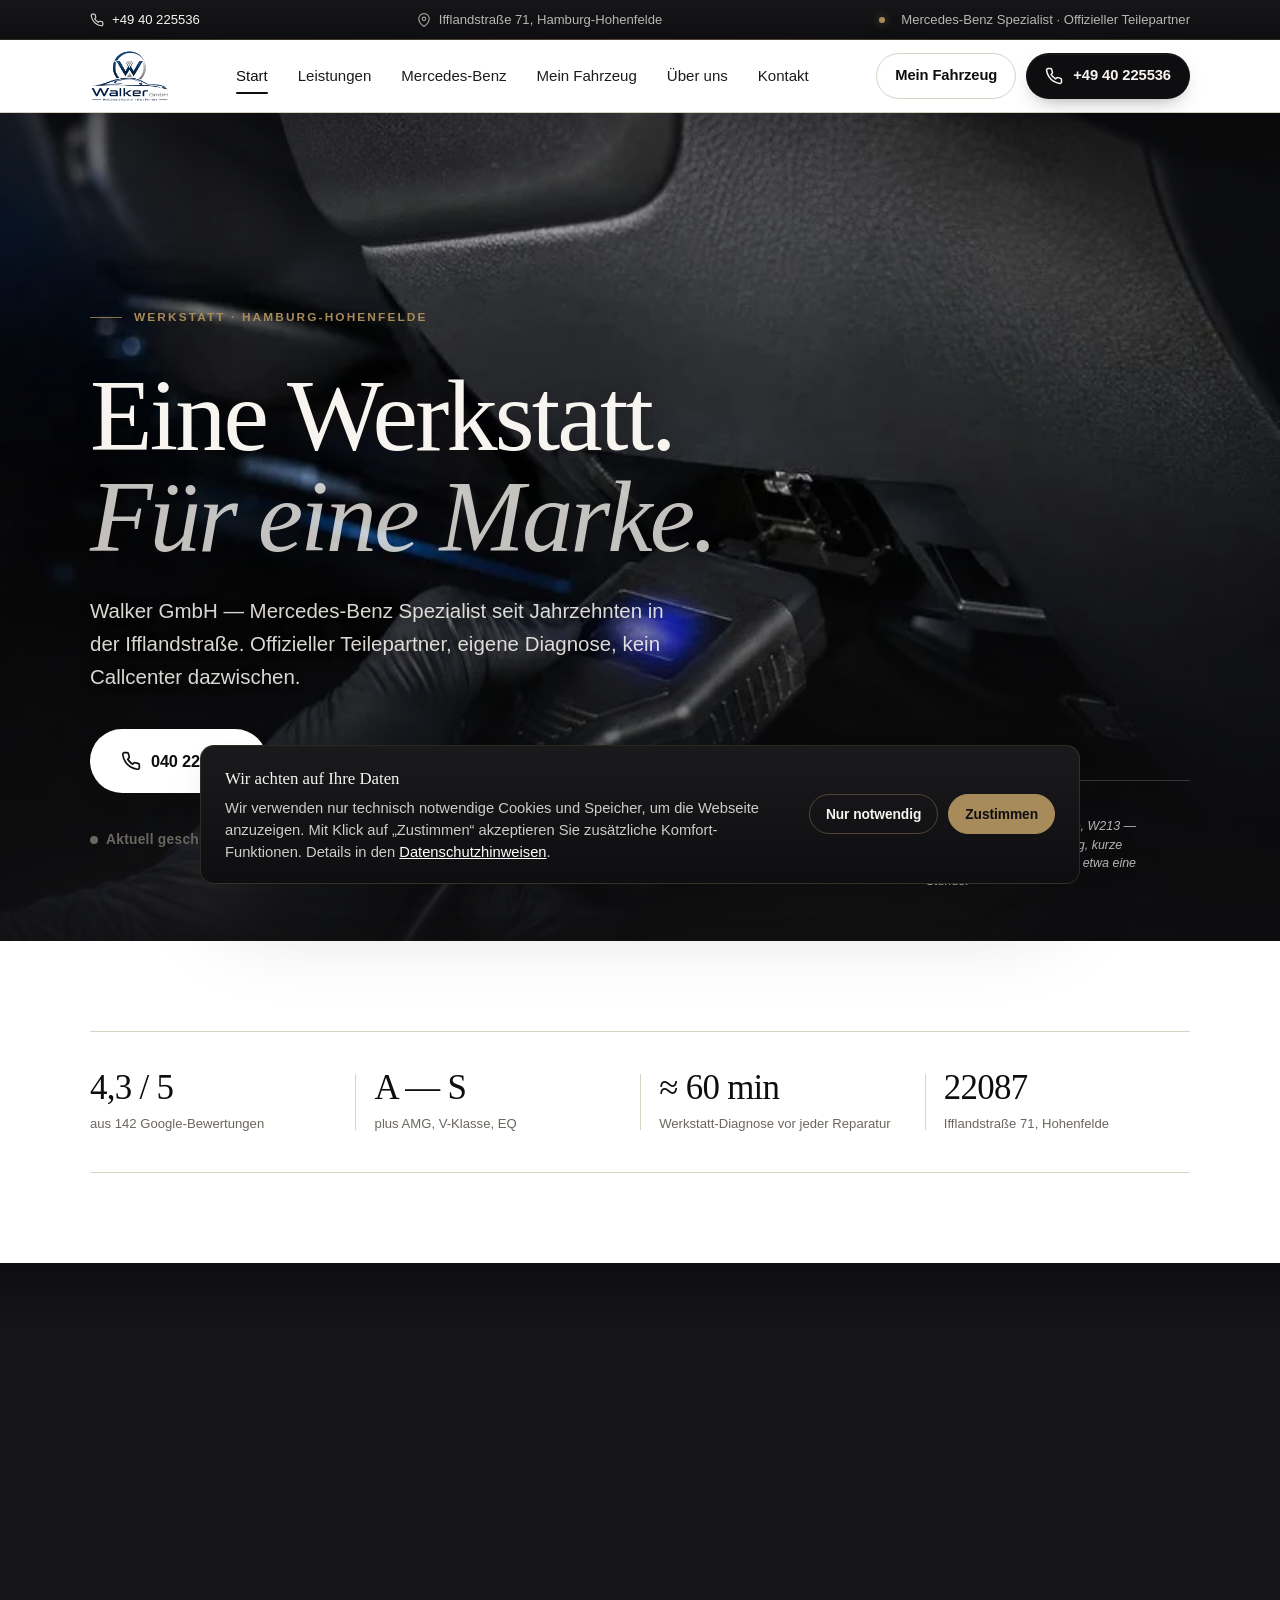
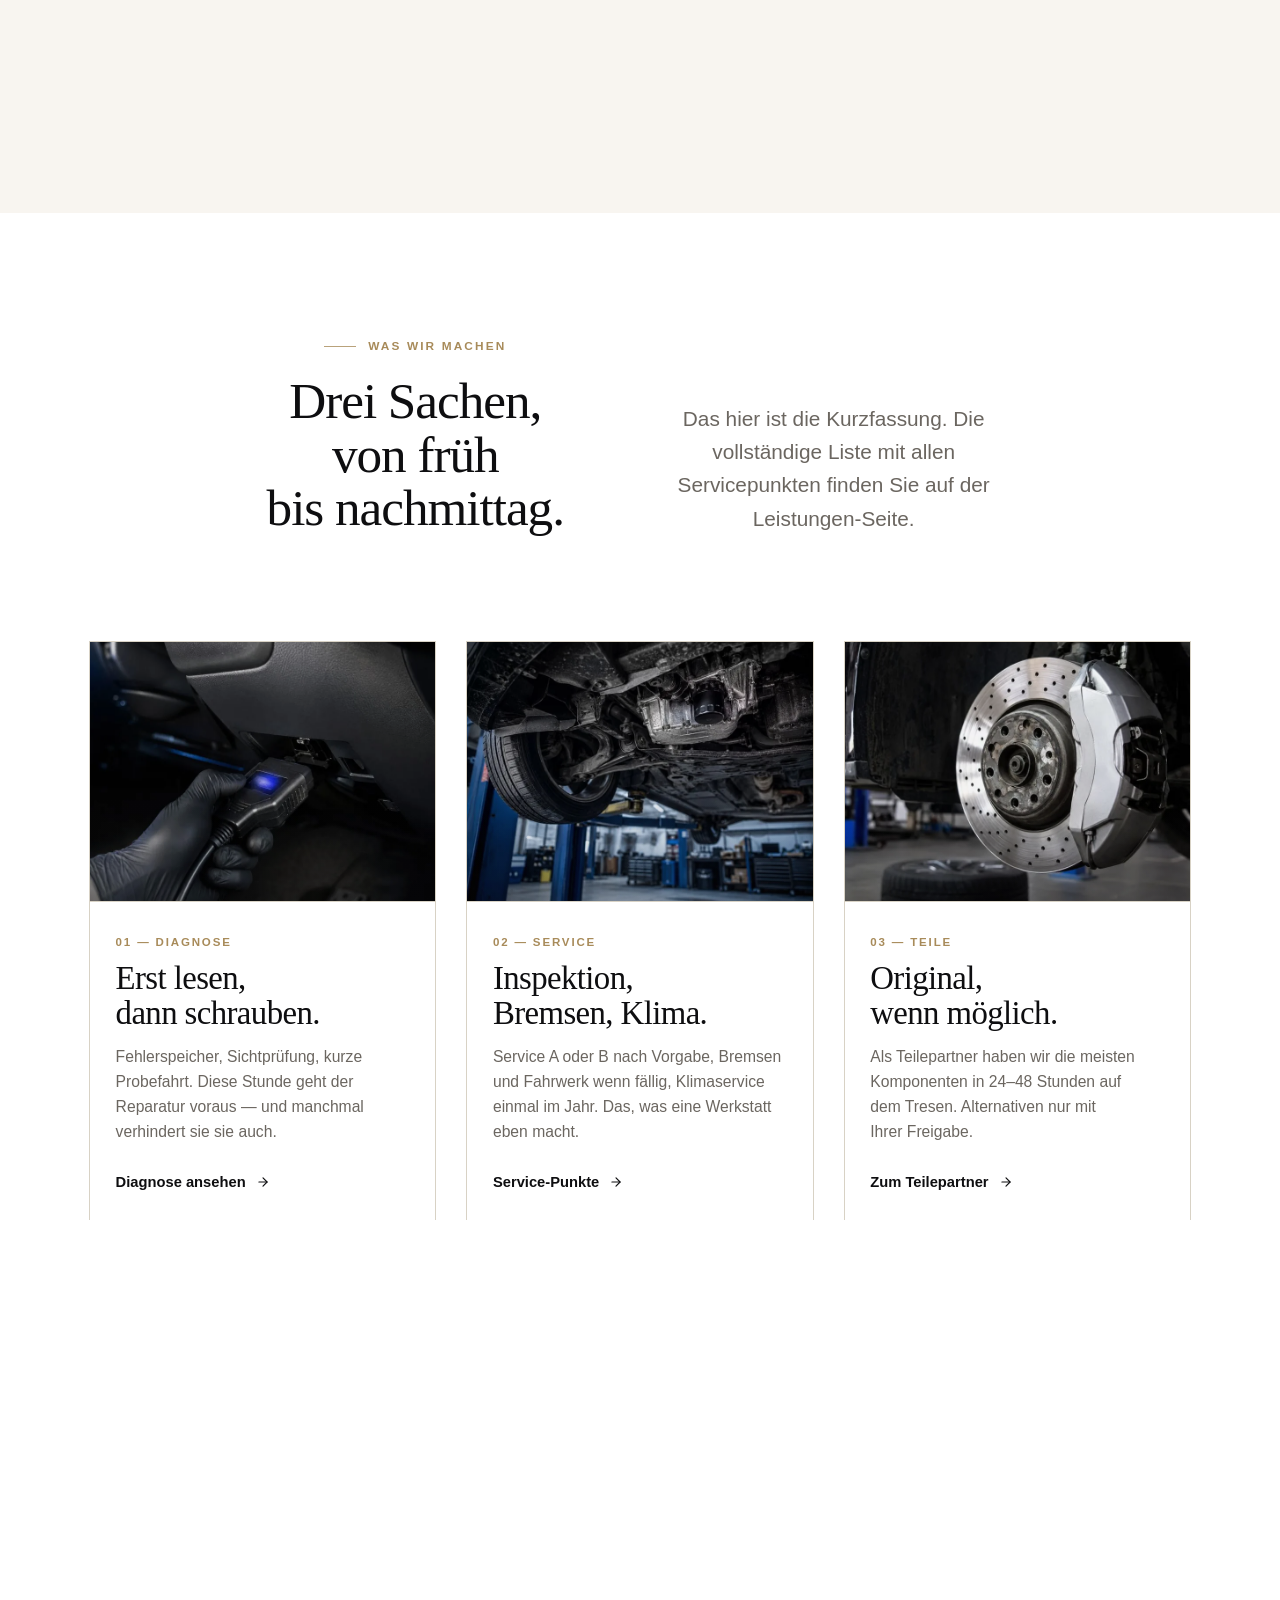
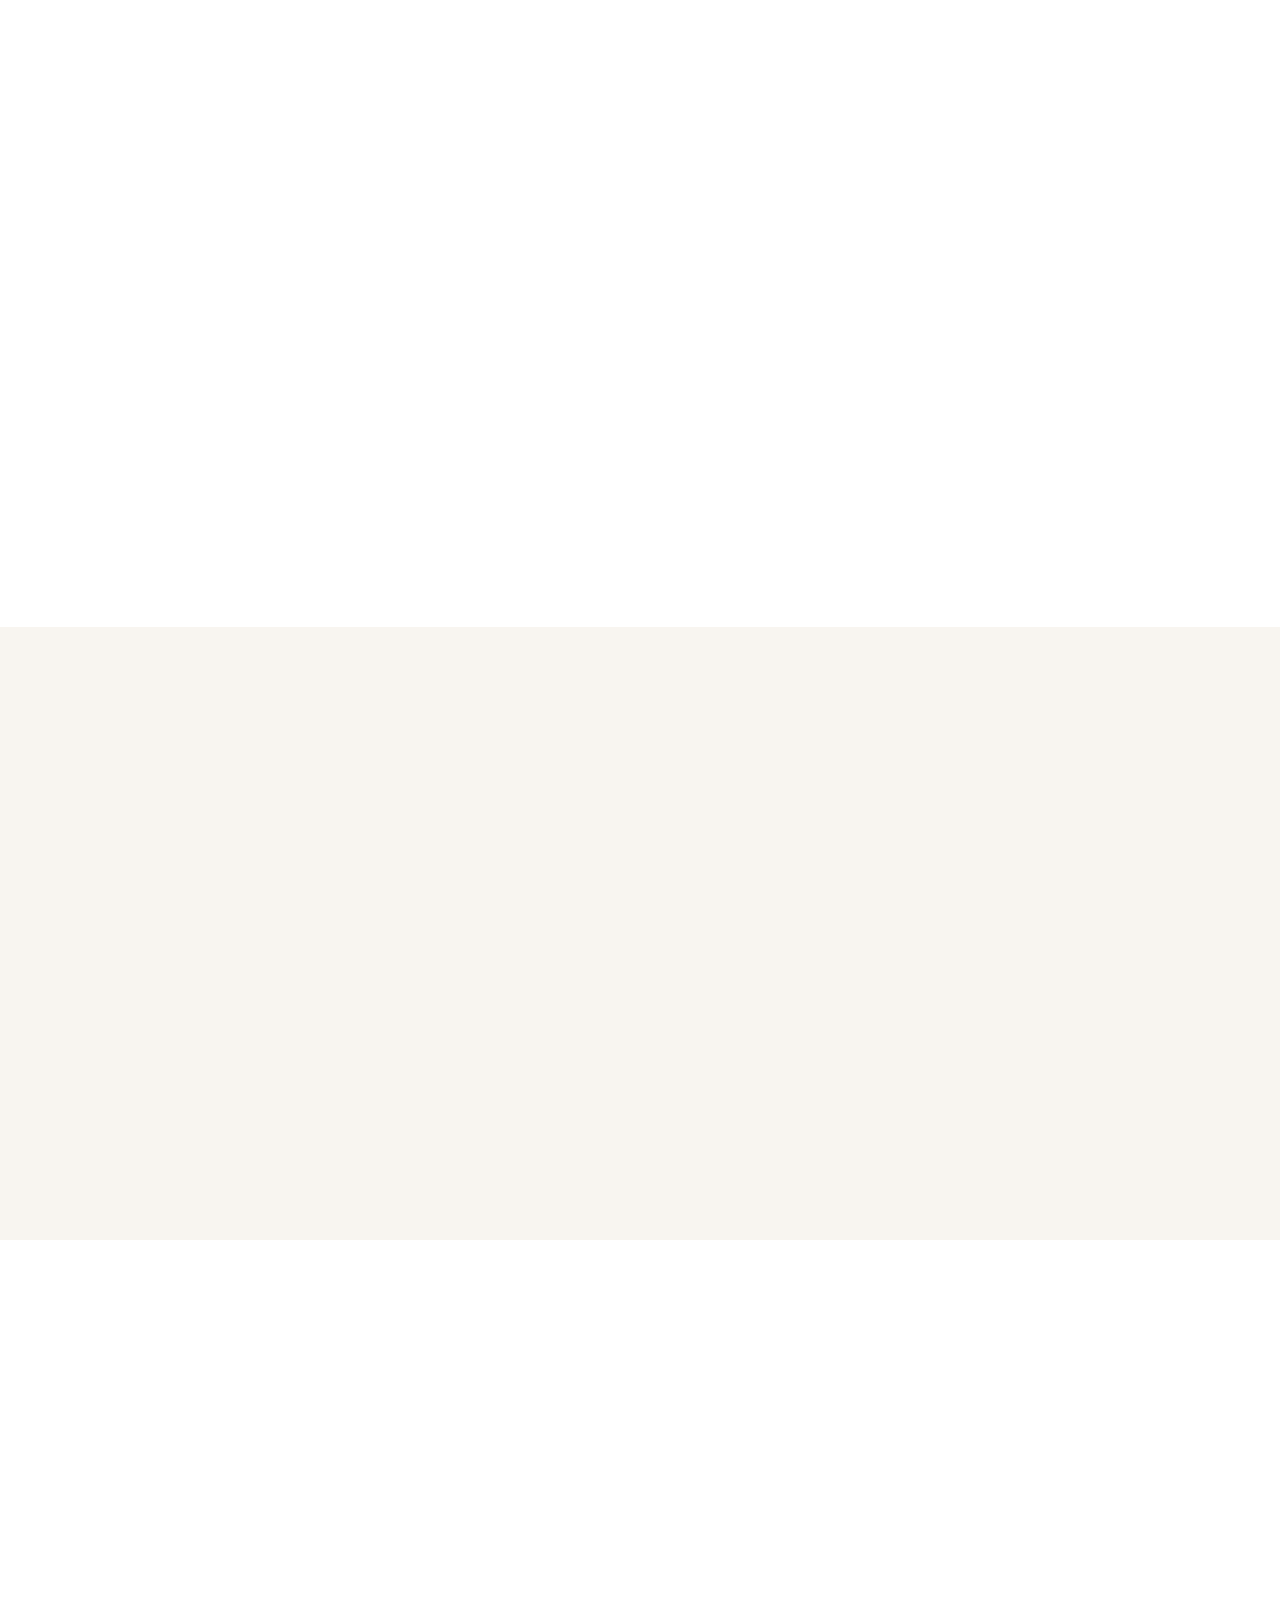
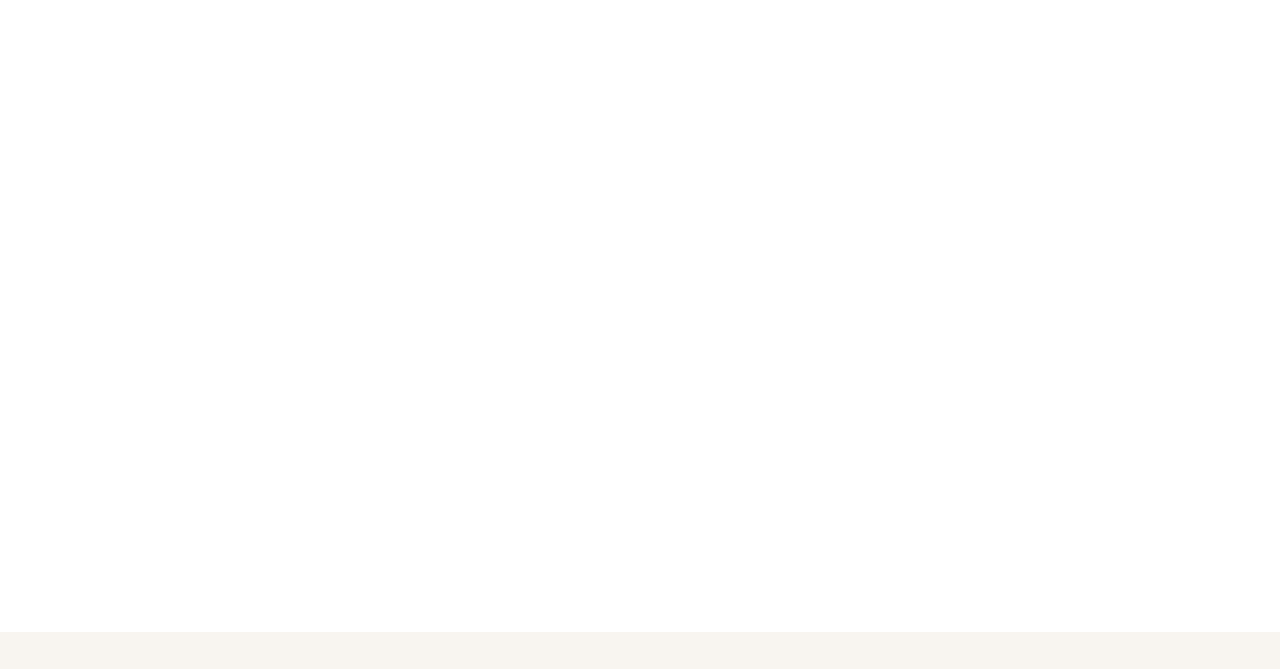
<file: index.html>
<!doctype html>
<html lang="de">
<head>
<meta charset="utf-8">
<meta name="viewport" content="width=device-width, initial-scale=1, viewport-fit=cover">
<script>
(function(){
  var V='2026-06-10-r6';
  try{
    if(localStorage.getItem('app-version')!==V){
      localStorage.removeItem('app-content');
      localStorage.setItem('app-version',V);
    }
  }catch(e){}
  try{
    if('serviceWorker' in navigator){
      navigator.serviceWorker.getRegistrations()
        .then(function(rs){rs.forEach(function(r){r.unregister();});}).catch(function(){});
    }
  }catch(e){}
})();
</script>
<title>Walker GmbH – Mercedes-Benz Spezialist & Werkstatt in Hamburg-Hohenfelde</title>
<meta name="description" content="Walker GmbH: auf Mercedes-Benz spezialisierte Kfz-Werkstatt und offizieller Mercedes-Benz Teilepartner in Hamburg-Hohenfelde. Diagnose, Wartung, Reparatur. Termin: +49 40 225536.">
<link rel="canonical" href="https://walker-kfz.de/">
<meta property="og:type" content="business.business">
<meta property="og:title" content="Walker GmbH – Mercedes-Benz Spezialist & Werkstatt in Hamburg-Hohenfelde">
<meta property="og:description" content="Walker GmbH: auf Mercedes-Benz spezialisierte Kfz-Werkstatt und offizieller Mercedes-Benz Teilepartner in Hamburg-Hohenfelde. Diagnose, Wartung, Reparatur. Termin: +49 40 225536.">
<meta property="og:url" content="https://walker-kfz.de/">
<meta property="og:image" content="https://walker-kfz.de/foto-diagnose.jpg">
<meta property="og:image:width" content="1200">
<meta property="og:image:height" content="800">
<meta property="og:site_name" content="Walker GmbH">
<meta property="og:locale" content="de_DE">
<meta name="twitter:card" content="summary_large_image">
<meta name="theme-color" content="#0A0A0B">
<link rel="icon" type="image/png" href="favicon.png">
<link rel="apple-touch-icon" href="favicon.png">
<link rel="manifest" href="manifest.json">
<meta name="color-scheme" content="light">
<meta http-equiv="Content-Security-Policy" content="default-src 'self'; img-src 'self' data:; script-src 'self' 'unsafe-inline' https://cdn.jsdelivr.net; style-src 'self' 'unsafe-inline' https://fonts.googleapis.com; font-src 'self' https://fonts.gstatic.com; connect-src 'self' https://*.supabase.co wss://*.supabase.co; frame-src 'none'; object-src 'none'; base-uri 'self'; form-action 'self'">
<link rel="preconnect" href="https://fonts.googleapis.com">
<link rel="preconnect" href="https://fonts.gstatic.com" crossorigin>
<link rel="dns-prefetch" href="https://cdn.jsdelivr.net">
<link rel="preload" as="image" href="foto-diagnose.webp" type="image/webp" fetchpriority="high">
<link href="https://fonts.googleapis.com/css2?family=Fraunces:opsz,wght@9..144,400;9..144,500;9..144,600&family=Inter:wght@400;500;600;700&display=swap" rel="stylesheet">
<style>
:root{--navy:#1A1A1C;--white:#fff;--anthracite:#111827;--silver:#F4F4F6;--ink:#0A0A0B}
*,*::before,*::after{box-sizing:border-box}
html,body{margin:0;background:var(--white);color:var(--anthracite);font-family:Inter,-apple-system,BlinkMacSystemFont,'Segoe UI',Roboto,sans-serif;line-height:1.6;-webkit-font-smoothing:antialiased}
.splash{position:fixed;inset:0;background:var(--white);z-index:9999;display:flex;align-items:center;justify-content:center;transition:opacity .4s cubic-bezier(.22,1,.36,1)}
.splash.hide{opacity:0;pointer-events:none}
.splash__mark{width:56px;height:56px;border-radius:14px;background:var(--navy);display:inline-flex;align-items:center;justify-content:center;color:var(--white);font-family:Georgia,serif;font-weight:700;font-size:1.6rem}
</style>
<link rel="stylesheet" href="styles.css?v=2026-06-10-r6">
<script type="application/ld+json">
{
  "@context": "https://schema.org",
  "@type": "AutoRepair",
  "name": "Walker GmbH",
  "description": "Auf Mercedes-Benz spezialisierte Kfz-Werkstatt und offizieller Mercedes-Benz Teilepartner in Hamburg-Hohenfelde.",
  "image": "https://walker-kfz.de/foto-diagnose.jpg",
  "logo": "https://walker-kfz.de/logo.png",
  "url": "https://walker-kfz.de/",
  "telephone": "+49 40 225536",
  "address": {
    "@type": "PostalAddress",
    "streetAddress": "Ifflandstraße 71",
    "postalCode": "22087",
    "addressLocality": "Hamburg",
    "addressCountry": "DE"
  },
  "areaServed": { "@type": "City", "name": "Hamburg" },
  "priceRange": "€€",
  "knowsAbout": ["Mercedes-Benz", "Kfz-Diagnose", "Inspektion", "Wartung", "Reparatur", "Klimaservice", "Elektronik", "AMG", "EQ", "V-Klasse"],
  "openingHoursSpecification": [
    { "@type": "OpeningHoursSpecification", "dayOfWeek": ["Monday", "Tuesday", "Wednesday", "Thursday"], "opens": "07:30", "closes": "18:30" },
    { "@type": "OpeningHoursSpecification", "dayOfWeek": "Friday", "opens": "07:00", "closes": "12:00" }
  ],
  "contactPoint": [
    {
      "@type": "ContactPoint",
      "telephone": "+49 40 225536",
      "contactType": "Werkstatt",
      "areaServed": "DE",
      "availableLanguage": ["de"]
    }
  ],
  "hasOfferCatalog": {
    "@type": "OfferCatalog",
    "name": "Werkstatt-Leistungen",
    "itemListElement": [
      { "@type": "Offer", "itemOffered": { "@type": "Service", "name": "Diagnose & Fehleranalyse",  "url": "https://walker-kfz.de/leistungen.html#diagnose" } },
      { "@type": "Offer", "itemOffered": { "@type": "Service", "name": "Inspektion & Wartung",      "url": "https://walker-kfz.de/leistungen.html#wartung" } },
      { "@type": "Offer", "itemOffered": { "@type": "Service", "name": "Ölservice & Filterwechsel", "url": "https://walker-kfz.de/leistungen.html#oel" } },
      { "@type": "Offer", "itemOffered": { "@type": "Service", "name": "Bremsen & Fahrwerk",        "url": "https://walker-kfz.de/leistungen.html#bremsen" } },
      { "@type": "Offer", "itemOffered": { "@type": "Service", "name": "Elektronik & Steuergeräte", "url": "https://walker-kfz.de/leistungen.html#elektronik" } },
      { "@type": "Offer", "itemOffered": { "@type": "Service", "name": "Klimaservice",              "url": "https://walker-kfz.de/leistungen.html#klima" } },
      { "@type": "Offer", "itemOffered": { "@type": "Service", "name": "Reparatur & Instandsetzung","url": "https://walker-kfz.de/leistungen.html#reparatur" } },
      { "@type": "Offer", "itemOffered": { "@type": "Service", "name": "Mercedes-Benz Ersatzteile", "url": "https://walker-kfz.de/teilepartner.html" } }
    ]
  },
  "aggregateRating": {
    "@type": "AggregateRating",
    "ratingValue": "4.3",
    "reviewCount": "142",
    "bestRating": "5",
    "worstRating": "1"
  }
}
</script>
</head>
<body>
<div class="splash" id="splash" aria-hidden="true"><span class="splash__mark">W</span></div>
<a class="skip-link" href="#main">Zum Inhalt springen</a>

<div class="topbar" role="region" aria-label="Kontakt und Adresse">
  <div class="container topbar__row">
    <a class="topbar__item" href="tel:+4940225536" aria-label="Telefonnummer anrufen">
      <svg width="14" height="14" viewBox="0 0 24 24" fill="none" stroke="currentColor" stroke-width="2" stroke-linecap="round" stroke-linejoin="round" aria-hidden="true"><path d="M22 16.92v3a2 2 0 0 1-2.18 2 19.79 19.79 0 0 1-8.63-3.07 19.5 19.5 0 0 1-6-6A19.79 19.79 0 0 1 2.12 4.18 2 2 0 0 1 4.11 2h3a2 2 0 0 1 2 1.72c.13.96.36 1.9.7 2.81a2 2 0 0 1-.45 2.11L8.09 9.91a16 16 0 0 0 6 6l1.27-1.27a2 2 0 0 1 2.11-.45c.91.34 1.85.57 2.81.7a2 2 0 0 1 1.72 2z"/></svg>
      <span data-bind="phone">+49 40 225536</span>
    </a>
    <span class="topbar__item">
      <svg width="14" height="14" viewBox="0 0 24 24" fill="none" stroke="currentColor" stroke-width="2" stroke-linecap="round" stroke-linejoin="round" aria-hidden="true"><path d="M21 10c0 7-9 13-9 13S3 17 3 10a9 9 0 0 1 18 0z"/><circle cx="12" cy="10" r="3"/></svg>
      Ifflandstraße 71, Hamburg-Hohenfelde
    </span>
    <span class="topbar__item topbar__hint"><span class="dot"></span>Mercedes-Benz Spezialist · Offizieller Teilepartner</span>
  </div>
</div>

<header class="header">
  <div class="container header__row">
    <a class="brand" data-nav href="index.html" aria-label="Walker GmbH – Startseite">
      <img class="brand__logo" data-img-slot="logo" src="logo.png" alt="Walker GmbH – Mercedes-Benz Spezialist" width="180" height="80">
    </a>
    <nav class="nav" aria-label="Hauptnavigation">
      <a class="nav__link" data-nav href="index.html">Start</a>
      <a class="nav__link" data-nav href="leistungen.html">Leistungen</a>
      <a class="nav__link" data-nav href="mercedes-spezialist.html">Mercedes-Benz</a>
      <a class="nav__link" data-nav href="mein-fahrzeug.html">Mein Fahrzeug</a>
      <a class="nav__link" data-nav href="ueber-uns.html">Über uns</a>
      <a class="nav__link" data-nav href="kontakt.html">Kontakt</a>
    </nav>
    <div class="header__cta">
      <a class="btn btn--ghost btn--sm" href="mein-fahrzeug.html">Mein Fahrzeug</a>
      <a class="btn btn--primary btn--sm" href="tel:+4940225536"><svg width="16" height="16" viewBox="0 0 24 24" fill="none" stroke="currentColor" stroke-width="2" stroke-linecap="round" stroke-linejoin="round" aria-hidden="true"><path d="M22 16.92v3a2 2 0 0 1-2.18 2 19.79 19.79 0 0 1-8.63-3.07 19.5 19.5 0 0 1-6-6A19.79 19.79 0 0 1 2.12 4.18 2 2 0 0 1 4.11 2h3a2 2 0 0 1 2 1.72c.13.96.36 1.9.7 2.81a2 2 0 0 1-.45 2.11L8.09 9.91a16 16 0 0 0 6 6l1.27-1.27a2 2 0 0 1 2.11-.45c.91.34 1.85.57 2.81.7a2 2 0 0 1 1.72 2z"/></svg><span data-bind="phone">+49 40 225536</span></a>
      <button class="burger" type="button" aria-label="Menü öffnen" aria-expanded="false" aria-controls="drawer" data-burger>
        <span></span><span></span><span></span>
      </button>
    </div>
  </div>
</header>

<aside class="drawer" id="drawer" aria-hidden="true" data-drawer aria-label="Menü">
  <div class="drawer__head">
    <img class="drawer__logo" data-img-slot="logo" src="logo.png" alt="Walker GmbH" width="180" height="80">
    <button class="drawer__close" type="button" aria-label="Menü schließen" data-drawer-close>
      <svg width="22" height="22" viewBox="0 0 24 24" fill="none" stroke="currentColor" stroke-width="2" stroke-linecap="round" stroke-linejoin="round" aria-hidden="true"><path d="M18 6 6 18"/><path d="m6 6 12 12"/></svg>
    </button>
  </div>
  <ul class="drawer__nav" role="list">
    <li><a data-nav href="index.html">Start</a></li>
    <li><a data-nav href="leistungen.html">Leistungen</a></li>
    <li><a data-nav href="mercedes-spezialist.html">Mercedes-Benz Spezialist</a></li>
    <li><a data-nav href="teilepartner.html">Teilepartner</a></li>
    <li><a data-nav href="ueber-uns.html">Über uns</a></li>
    <li><a data-nav href="kontakt.html">Kontakt & Anfahrt</a></li>
    <li><a data-nav href="mein-fahrzeug.html">Mein Fahrzeug — Status</a></li>
  </ul>
  <div class="drawer__cta">
    <a class="btn btn--blue btn--block" href="tel:+4940225536">Jetzt anrufen · <span data-bind="phone">+49 40 225536</span></a>
    <a class="btn btn--light btn--block" href="kontakt.html">Adresse &amp; Anfahrt</a>
  </div>
  <div class="drawer__contact">
    Walker GmbH<br>Ifflandstraße 71, 22087 Hamburg<br>Telefon: <a href="tel:+4940225536"><span data-bind="phone">+49 40 225536</span></a><br><br>Mo–Do 07:30–18:30<br>Fr 07:00–12:00<br>Sa, So geschlossen
  </div>
</aside>

<div class="notice" hidden data-notice></div>

<main id="main">

  <!-- ===== HERO ===== -->
  <section class="hero" data-hero>
    <div class="hero__visual">
      <picture><source media="(max-width: 700px)" srcset="foto-diagnose-sm.webp" type="image/webp"><source srcset="foto-diagnose.webp" type="image/webp"><img data-img-slot="hero" src="foto-diagnose.jpg" alt="Werkstattszene: Diagnosegerät an einer Mercedes-Benz E-Klasse" loading="eager" fetchpriority="high" decoding="async" width="2400" height="1600"></picture>
    </div>
    <div class="hero__inner">
      <div class="hero__copy">
        <p class="eyebrow eyebrow--light">Werkstatt · Hamburg-Hohenfelde</p>
        <h1 class="hero__title">Eine Werkstatt.<br><span class="hero__title-accent">Für eine Marke.</span></h1>
        <p class="hero__lead">Walker GmbH — Mercedes-Benz Spezialist seit Jahrzehnten in der Ifflandstraße. Offizieller Teilepartner, eigene Diagnose, kein Callcenter dazwischen.</p>
        <div class="hero__cta">
          <a class="btn btn--primary btn--lg" href="tel:+4940225536">
            <svg width="18" height="18" viewBox="0 0 24 24" fill="none" stroke="currentColor" stroke-width="2" stroke-linecap="round" stroke-linejoin="round" aria-hidden="true"><path d="M22 16.92v3a2 2 0 0 1-2.18 2 19.79 19.79 0 0 1-8.63-3.07 19.5 19.5 0 0 1-6-6A19.79 19.79 0 0 1 2.12 4.18 2 2 0 0 1 4.11 2h3a2 2 0 0 1 2 1.72c.13.96.36 1.9.7 2.81a2 2 0 0 1-.45 2.11L8.09 9.91a16 16 0 0 0 6 6l1.27-1.27a2 2 0 0 1 2.11-.45c.91.34 1.85.57 2.81.7a2 2 0 0 1 1.72 2z"/></svg>
            040 225536
          </a>
          <a class="btn btn--secondary" href="mein-fahrzeug.html">
            Steht mein Auto bei euch?
            <svg width="18" height="18" viewBox="0 0 24 24" fill="none" stroke="currentColor" stroke-width="2" stroke-linecap="round" stroke-linejoin="round" aria-hidden="true"><path d="M5 12h14"/><path d="m12 5 7 7-7 7"/></svg>
          </a>
        </div>
        <div class="hero__meta">
          <span class="hero__meta-item live-status" data-live-status>
            <span class="dot"></span>
            <span data-live-label>Öffnungszeiten prüfen</span>
          </span>
          <span class="hero__meta-sep" aria-hidden="true">·</span>
          <span class="hero__meta-item">Mo–Do 07:30 — 18:30</span>
          <span class="hero__meta-sep" aria-hidden="true">·</span>
          <span class="hero__meta-item">Fr 07:00 — 12:00</span>
        </div>
      </div>
      <figcaption class="hero__caption">
        <span class="hero__caption-num">Fig. 01</span>
        <span>Diagnose an einer E-Klasse, W213 — Fehlerspeicher, Sichtprüfung, kurze Probefahrt. Ergebnis dauert etwa eine Stunde.</span>
      </figcaption>
    </div>
  </section>

  <!-- ===== SPEC-STRIP ===== -->
  <section class="section--tight">
    <div class="container">
      <div class="spec-strip">
        <div class="spec-strip__item">
          <span class="spec-strip__num">4,3 / 5</span>
          <span class="spec-strip__label">aus 142 Google-Bewertungen</span>
        </div>
        <div class="spec-strip__item">
          <span class="spec-strip__num">A — S</span>
          <span class="spec-strip__label">plus AMG, V-Klasse, EQ</span>
        </div>
        <div class="spec-strip__item">
          <span class="spec-strip__num">≈ 60 min</span>
          <span class="spec-strip__label">Werkstatt-Diagnose vor jeder Reparatur</span>
        </div>
        <div class="spec-strip__item">
          <span class="spec-strip__num">22087</span>
          <span class="spec-strip__label">Ifflandstraße 71, Hohenfelde</span>
        </div>
      </div>
    </div>
  </section>

  <!-- ===== STATEMENT (ein langer, ehrlicher Werkstatt-Satz) ===== -->
  <section class="statement">
    <div class="statement__inner">
      <p class="statement__text">
        Eine Werkstatt-Diagnose dauert bei uns etwa eine Stunde. <em>Was wir finden, besprechen wir mit Ihnen, bevor jemand zum Schraubenschlüssel greift.</em>
      </p>
      <div class="statement__meta">
        <span><span class="statement__meta-num">01</span>Mercedes-Benz Spezialist</span>
        <span><span class="statement__meta-num">02</span>Offizieller Teilepartner</span>
        <span><span class="statement__meta-num">03</span>Keine Vertragswerkstatt, keine Verkaufsdruck-Zone</span>
      </div>
    </div>
  </section>

  <!-- ===== MERCEDES-BENZ — STICKY-PIN ===== -->
  <section class="pinned">
    <div class="pinned__grid">
      <div class="pinned__head">
        <p class="eyebrow">Spezialisierung</p>
        <h2>Eine Marke.<br>Konsequent.</h2>
        <p class="lead">Wer eine Marke jahrelang macht, kennt ihre typischen Schwächen. Das spart Zeit bei der Diagnose und Geld bei der Reparatur.</p>
        <div style="display:flex;gap:14px;flex-wrap:wrap;margin-top:18px;">
          <a class="btn btn--primary" href="mercedes-spezialist.html">Mehr zur Spezialisierung</a>
          <a class="btn btn--secondary" href="teilepartner.html" style="color:var(--ink);">Teilepartner-Status <svg width="16" height="16" viewBox="0 0 24 24" fill="none" stroke="currentColor" stroke-width="2" stroke-linecap="round" stroke-linejoin="round"><path d="M5 12h14"/><path d="m12 5 7 7-7 7"/></svg></a>
        </div>
      </div>
      <div class="pinned__body">
        <div class="pinned__block">
          <span class="pinned__block-label">01 — Modellreihen</span>
          <h3>Vom W124 bis zur aktuellen E-Klasse.</h3>
          <p>A bis S, AMG, GLA bis GLE, V-Klasse, EQ. Bei den Reihen, die wir täglich auf der Hebebühne haben, kennen wir die typischen Bauteile, die irgendwann fällig werden.</p>
        </div>
        <div class="pinned__block">
          <span class="pinned__block-label">02 — Ersatzteile</span>
          <h3>Originalteile aus dem MB-Bestand.</h3>
          <p>Als offizieller Teilepartner haben wir die passenden Komponenten meist innerhalb von 24 bis 48 Stunden. Alternative Teile setzen wir nur ein, wenn Sie das vorher freigeben.</p>
        </div>
        <div class="pinned__block">
          <span class="pinned__block-label">03 — Inspektion</span>
          <h3>Service A, Service B — Stempel im Heft.</h3>
          <p>Inspektion nach den Vorgaben des Herstellers, sauber dokumentiert. Das Heft bleibt im Wagen, der Eintrag kommt von uns.</p>
        </div>
        <div class="pinned__block">
          <span class="pinned__block-label">04 — Beratung</span>
          <h3>Was warten kann, sagen wir.</h3>
          <p>Bremsbeläge mit 30 % Restbelag müssen heute nicht neu. Das hören Sie von uns auch dann, wenn es weniger Umsatz bedeutet.</p>
        </div>
        <p class="mb-section__legal" style="margin-top:24px;font-size:0.8rem;color:var(--muted);">Walker GmbH ist eine eigenständige Fachwerkstatt — keine offizielle Mercedes-Benz Niederlassung. „Mercedes-Benz" ist eine eingetragene Marke der Mercedes-Benz Group AG.</p>
      </div>
    </div>
  </section>

  <!-- ===== LEISTUNGEN ===== -->
  <section aria-labelledby="leistungen-h">
    <div class="container" style="padding-top: clamp(72px, 9vw, 128px); padding-bottom: clamp(36px, 4vw, 56px);">
      <div class="section__head section__head--editorial">
        <div>
          <p class="eyebrow">Was wir machen</p>
          <h2 id="leistungen-h">Drei Sachen, von früh bis nachmittag.</h2>
        </div>
        <p class="lead">Das hier ist die Kurzfassung. Die vollständige Liste mit allen Servicepunkten finden Sie auf der Leistungen-Seite.</p>
      </div>
    </div>
    <div class="hero-services">
      <a class="hs-card" href="leistungen.html#diagnose">
        <div class="hs-card__media"><picture><source media="(max-width: 700px)" srcset="foto-diagnose-sm.webp" type="image/webp"><source srcset="foto-diagnose.webp" type="image/webp"><img data-img-slot="diagnose" src="foto-diagnose.jpg" alt="Werkstattdiagnose an einer Mercedes-Benz E-Klasse" loading="lazy" width="1200" height="900"></picture></div>
        <div class="hs-card__body">
          <span class="hs-card__num">01 — Diagnose</span>
          <h3 class="hs-card__title">Erst lesen, dann schrauben.</h3>
          <p class="hs-card__text">Fehlerspeicher, Sichtprüfung, kurze Probefahrt. Diese Stunde geht der Reparatur voraus — und manchmal verhindert sie sie auch.</p>
          <span class="hs-card__more">Diagnose ansehen <svg width="14" height="14" viewBox="0 0 24 24" fill="none" stroke="currentColor" stroke-width="2" stroke-linecap="round" stroke-linejoin="round"><path d="M5 12h14"/><path d="m12 5 7 7-7 7"/></svg></span>
        </div>
      </a>
      <a class="hs-card" href="leistungen.html#wartung">
        <div class="hs-card__media"><picture><source media="(max-width: 700px)" srcset="foto-wartung-sm.webp" type="image/webp"><source srcset="foto-wartung.webp" type="image/webp"><img data-img-slot="wartung" src="foto-wartung.jpg" alt="Inspektion auf der Hebebühne, Mercedes-Benz" loading="lazy" width="1200" height="900"></picture></div>
        <div class="hs-card__body">
          <span class="hs-card__num">02 — Service</span>
          <h3 class="hs-card__title">Inspektion, Bremsen, Klima.</h3>
          <p class="hs-card__text">Service A oder B nach Vorgabe, Bremsen und Fahrwerk wenn fällig, Klimaservice einmal im Jahr. Das, was eine Werkstatt eben macht.</p>
          <span class="hs-card__more">Service-Punkte <svg width="14" height="14" viewBox="0 0 24 24" fill="none" stroke="currentColor" stroke-width="2" stroke-linecap="round" stroke-linejoin="round"><path d="M5 12h14"/><path d="m12 5 7 7-7 7"/></svg></span>
        </div>
      </a>
      <a class="hs-card" href="teilepartner.html">
        <div class="hs-card__media"><picture><source media="(max-width: 700px)" srcset="foto-bremsen-sm.webp" type="image/webp"><source srcset="foto-bremsen.webp" type="image/webp"><img data-img-slot="bremsen" src="foto-bremsen.jpg" alt="Mercedes-Benz Bremssattel und -scheibe nach Wechsel" loading="lazy" width="1200" height="900"></picture></div>
        <div class="hs-card__body">
          <span class="hs-card__num">03 — Teile</span>
          <h3 class="hs-card__title">Original, wenn möglich.</h3>
          <p class="hs-card__text">Als Teilepartner haben wir die meisten Komponenten in 24–48 Stunden auf dem Tresen. Alternativen nur mit Ihrer Freigabe.</p>
          <span class="hs-card__more">Zum Teilepartner <svg width="14" height="14" viewBox="0 0 24 24" fill="none" stroke="currentColor" stroke-width="2" stroke-linecap="round" stroke-linejoin="round"><path d="M5 12h14"/><path d="m12 5 7 7-7 7"/></svg></span>
        </div>
      </a>
    </div>
  </section>

  <!-- ===== ABLAUF ===== -->
  <section class="section" aria-labelledby="ablauf-h">
    <div class="container">
      <div class="section__head section__head--editorial">
        <div>
          <p class="eyebrow">Vom Anruf bis zur Abholung</p>
          <h2 id="ablauf-h">Fünf Schritte. Keine Überraschungen.</h2>
        </div>
        <p class="lead">So läuft ein normaler Werkstatttermin bei uns ab. Wenn etwas davon abweicht, hören Sie es vorher — nicht hinterher auf der Rechnung.</p>
      </div>
      <ol class="steps reveal">
        <li class="step"><span class="step__num">01</span><h4>Anrufen, vorbeischauen, kurz erklären</h4><p>040 225536, oder einfach in die Ifflandstraße 71 fahren. Wer abnimmt, sitzt im Büro neben der Werkstatt — nicht in einem Hochhaus zwei Städte weiter.</p></li>
        <li class="step"><span class="step__num">02</span><h4>Termin festlegen</h4><p>Wir tragen Sie ein. Bei akuten Sachen (Warnleuchte rot, ungewöhnliches Geräusch) versuchen wir, denselben oder den nächsten Tag möglich zu machen.</p></li>
        <li class="step"><span class="step__num">03</span><h4>Diagnose, ca. eine Stunde</h4><p>Fehlerspeicher lesen, Auto auf die Bühne, kurze Probefahrt. Danach wissen wir, was los ist — und melden uns mit Kostenrahmen und Dauer.</p></li>
        <li class="step"><span class="step__num">04</span><h4>Sie geben frei</h4><p>Kein „wir haben dann noch das und das gemacht". Was nicht abgesprochen ist, wird nicht gemacht.</p></li>
        <li class="step"><span class="step__num">05</span><h4>Abholen, kurze Übergabe</h4><p>Bei der Abholung erklären wir, was war. Rechnung gibt's mit. Heft gestempelt, falls Inspektion war.</p></li>
      </ol>
      <div class="step-note">
        Findet sich während der Reparatur noch etwas, das nicht im ursprünglichen Auftrag stand, rufen wir Sie an — bevor wir weitermachen.
      </div>
    </div>
  </section>

  <!-- ===== QUOTE ===== -->
  <section class="section section--tight section--soft">
    <div class="container">
      <div class="quote">
        <div class="quote__mark" aria-hidden="true">"</div>
        <p class="quote__text">Eine gute Werkstatt erkennt man am Übergabe-Gespräch. Bei uns dauert das zehn Minuten — und Sie verlassen den Hof mit dem Wissen, was war.</p>
        <div class="quote__author">— Werkstatt-Selbstverständnis, Ifflandstraße 71</div>
      </div>
    </div>
  </section>

  <!-- ===== CTA BAND ===== -->
  <section class="section">
    <div class="container">
      <div class="mb-section">
        <div>
          <p class="eyebrow eyebrow--light">Anrufen</p>
          <h2>Wenn etwas leuchtet, klackert oder zieht.</h2>
          <p class="lead">Werkstatt-Telefon: <a href="tel:+4940225536" style="color:var(--white);font-weight:600;">040 225536</a>. Mo bis Do von halb acht bis halb sieben, freitags bis Mittag. Wer abnimmt, kann auch antworten.</p>
          <div style="display:flex;gap:12px;flex-wrap:wrap;margin-top:18px;">
            <a class="btn btn--blue" href="tel:+4940225536">040 225536</a>
            <a class="btn btn--light" href="kontakt.html">Anfahrt zur Ifflandstraße 71</a>
          </div>
        </div>
        <div class="mb-section__visual">
          <picture><source media="(max-width: 700px)" srcset="foto-wartung-sm.webp" type="image/webp"><source srcset="foto-wartung.webp" type="image/webp"><img data-img-slot="wartung" src="foto-wartung.jpg" alt="Mercedes-Benz auf der Hebebühne in der Werkstatt" loading="lazy" width="800" height="1000"></picture>
        </div>
      </div>
    </div>
  </section>

  <!-- ===== FAQ ===== -->
  <section class="section section--soft" aria-labelledby="faq-h">
    <div class="container">
      <div class="section__head section__head--editorial">
        <div>
          <p class="eyebrow">Fragen, die uns oft gestellt werden</p>
          <h2 id="faq-h">Vor dem Termin.</h2>
        </div>
        <p class="lead">Wenn Ihre Frage nicht hier steht: anrufen ist schneller als E-Mail. 040 225536.</p>
      </div>
      <div class="faq">
        <details class="faq__item">
          <summary class="faq__q">Nehmt ihr auch andere Marken?<svg class="chev" width="20" height="20" viewBox="0 0 24 24" fill="none" stroke="currentColor" stroke-width="2" stroke-linecap="round" stroke-linejoin="round" aria-hidden="true"><path d="m6 9 6 6 6-6"/></svg></summary>
          <div class="faq__a">Mercedes-Benz ist unser tägliches Brot. Andere gängige Marken machen wir nach Absprache — aber rufen Sie vorher kurz an, damit wir prüfen können, ob wir die Diagnose-Software für Ihr Modell haben.</div>
        </details>
        <details class="faq__item">
          <summary class="faq__q">Original-Teile oder günstige Alternativen?<svg class="chev" width="20" height="20" viewBox="0 0 24 24" fill="none" stroke="currentColor" stroke-width="2" stroke-linecap="round" stroke-linejoin="round" aria-hidden="true"><path d="m6 9 6 6 6-6"/></svg></summary>
          <div class="faq__a">Standardmäßig Original. Als Teilepartner haben wir die meisten Komponenten in 24 bis 48 Stunden hier. Wenn Sie eine günstigere Alternative wollen, sagen Sie's vorher — wir prüfen, ob die Qualität sicherheitsrelevant ist oder nicht.</div>
        </details>
        <details class="faq__item">
          <summary class="faq__q">Wie schnell kriege ich einen Termin?<svg class="chev" width="20" height="20" viewBox="0 0 24 24" fill="none" stroke="currentColor" stroke-width="2" stroke-linecap="round" stroke-linejoin="round" aria-hidden="true"><path d="m6 9 6 6 6-6"/></svg></summary>
          <div class="faq__a">Bei roter Warnleuchte oder ungewöhnlichem Geräusch versuchen wir denselben oder den nächsten Tag. Bei Inspektionen schauen wir, was die nächsten 7 bis 14 Tage hergeben. Anruf ist der schnellste Weg.</div>
        </details>
        <details class="faq__item">
          <summary class="faq__q">Rote Warnleuchte — fahre ich noch zu euch oder rufe ich euch?<svg class="chev" width="20" height="20" viewBox="0 0 24 24" fill="none" stroke="currentColor" stroke-width="2" stroke-linecap="round" stroke-linejoin="round" aria-hidden="true"><path d="m6 9 6 6 6-6"/></svg></summary>
          <div class="faq__a">Rot ist „sofort anhalten". Öldruck, Motorkontrolle, Batterie: Wagen abstellen, anrufen. Wir sagen Ihnen am Telefon, ob Sie noch herfahren können oder ob lieber jemand das Auto bringt.</div>
        </details>
        <details class="faq__item">
          <summary class="faq__q">Kann ich vorher eine grobe Preisangabe bekommen?<svg class="chev" width="20" height="20" viewBox="0 0 24 24" fill="none" stroke="currentColor" stroke-width="2" stroke-linecap="round" stroke-linejoin="round" aria-hidden="true"><path d="m6 9 6 6 6-6"/></svg></summary>
          <div class="faq__a">Für Standardarbeiten wie Inspektion, Bremsbeläge, Ölwechsel: ja, am Telefon. Für alles, was Diagnose braucht (Geräusche, Warnleuchten), erst nach der ersten Stunde Werkstatt-Diagnose. Vorher wäre's geraten, nicht geschätzt.</div>
        </details>
        <details class="faq__item">
          <summary class="faq__q">Wie erreiche ich euch am besten?<svg class="chev" width="20" height="20" viewBox="0 0 24 24" fill="none" stroke="currentColor" stroke-width="2" stroke-linecap="round" stroke-linejoin="round" aria-hidden="true"><path d="m6 9 6 6 6-6"/></svg></summary>
          <div class="faq__a">Telefon <a href="tel:+4940225536">040 225536</a>, Mo–Do von 07:30 bis 18:30, Fr von 07:00 bis 12:00. Oder einfach vorbeikommen: Ifflandstraße 71, Hamburg-Hohenfelde.</div>
        </details>
      </div>
    </div>
  </section>

  <!-- Hidden hours table used by the Live-Status JS -->
  <table data-hours hidden aria-hidden="true">
    <tr data-day="1-4" data-from="07:30" data-to="18:30"></tr>
    <tr data-day="5" data-from="07:00" data-to="12:00"></tr>
    <tr data-day="6" data-closed></tr>
    <tr data-day="0" data-closed></tr>
  </table>

</main>

<footer class="footer footer--brand">
  <span class="footer__mark" aria-hidden="true">W</span>
  <div class="container">
    <div class="footer__top">
      <div>
        <p class="eyebrow eyebrow--light">Walker GmbH</p>
        <p class="footer__lead">Auf Mercedes-Benz spezialisierte Werkstatt in Hamburg-Hohenfelde.</p>
      </div>
      <div class="footer__col">
        <h4>Werkstatt</h4>
        <ul>
          <li>Ifflandstraße 71</li>
          <li>22087 Hamburg</li>
          <li><a href="tel:+4940225536">+49 40 225536</a></li>
          <li>Mo–Do · 07:30 – 18:30</li>
          <li>Fr · 07:00 – 12:00</li>
        </ul>
      </div>
      <div class="footer__col">
        <h4>Navigation</h4>
        <ul>
          <li><a href="leistungen.html">Leistungen</a></li>
          <li><a href="mercedes-spezialist.html">Mercedes-Benz Spezialist</a></li>
          <li><a href="teilepartner.html">Teilepartner</a></li>
          <li><a href="mein-fahrzeug.html">Mein Fahrzeug</a></li>
          <li><a href="kontakt.html">Kontakt &amp; Anfahrt</a></li>
        </ul>
      </div>
    </div>
    <div class="footer__bottom">
      <span>© <span data-year>2026</span> Walker GmbH</span>
      <span><a href="impressum.html">Impressum</a> · <a href="datenschutz.html">Datenschutz</a> · <a href="admin.html">Mitglieder</a> · <button class="btn--link" type="button" data-cookie-open style="color:inherit;text-transform:inherit;letter-spacing:inherit;font-family:inherit;font-size:inherit;">Cookies</button></span>
    </div>
    <p class="footer__legal-note">
      Walker GmbH ist eine eigenständige Kfz-Fachwerkstatt mit Spezialisierung auf Mercedes-Benz und offizieller Mercedes-Benz Teilepartner. Keine offizielle Mercedes-Benz Niederlassung. „Mercedes-Benz" ist eine eingetragene Marke der Mercedes-Benz Group AG.
    </p>
  </div>
</footer>

<div class="cookie-banner" role="dialog" aria-live="polite" aria-label="Cookie-Hinweis" aria-hidden="true" data-cookie-banner>
  <div class="cookie-banner__row">
    <div class="cookie-banner__text">
      <strong>Wir achten auf Ihre Daten</strong>
      Wir verwenden nur technisch notwendige Cookies und Speicher, um die Webseite anzuzeigen. Mit Klick auf „Zustimmen“ akzeptieren Sie zusätzliche Komfort-Funktionen. Details in den <a href="datenschutz.html" style="color:#fff;text-decoration:underline;">Datenschutzhinweisen</a>.
    </div>
    <div class="cookie-banner__actions">
      <button class="btn btn--ghost btn--sm" type="button" data-cookie="necessary">Nur notwendig</button>
      <button class="btn btn--blue btn--sm" type="button" data-cookie="all">Zustimmen</button>
    </div>
  </div>
</div>

<script src="config.js?v=2026-06-10-r6" defer></script>
<script src="db.js?v=2026-06-10-r6" defer></script>
<script src="script.js?v=2026-06-10-r6" defer></script>
</body>
</html>
</file>
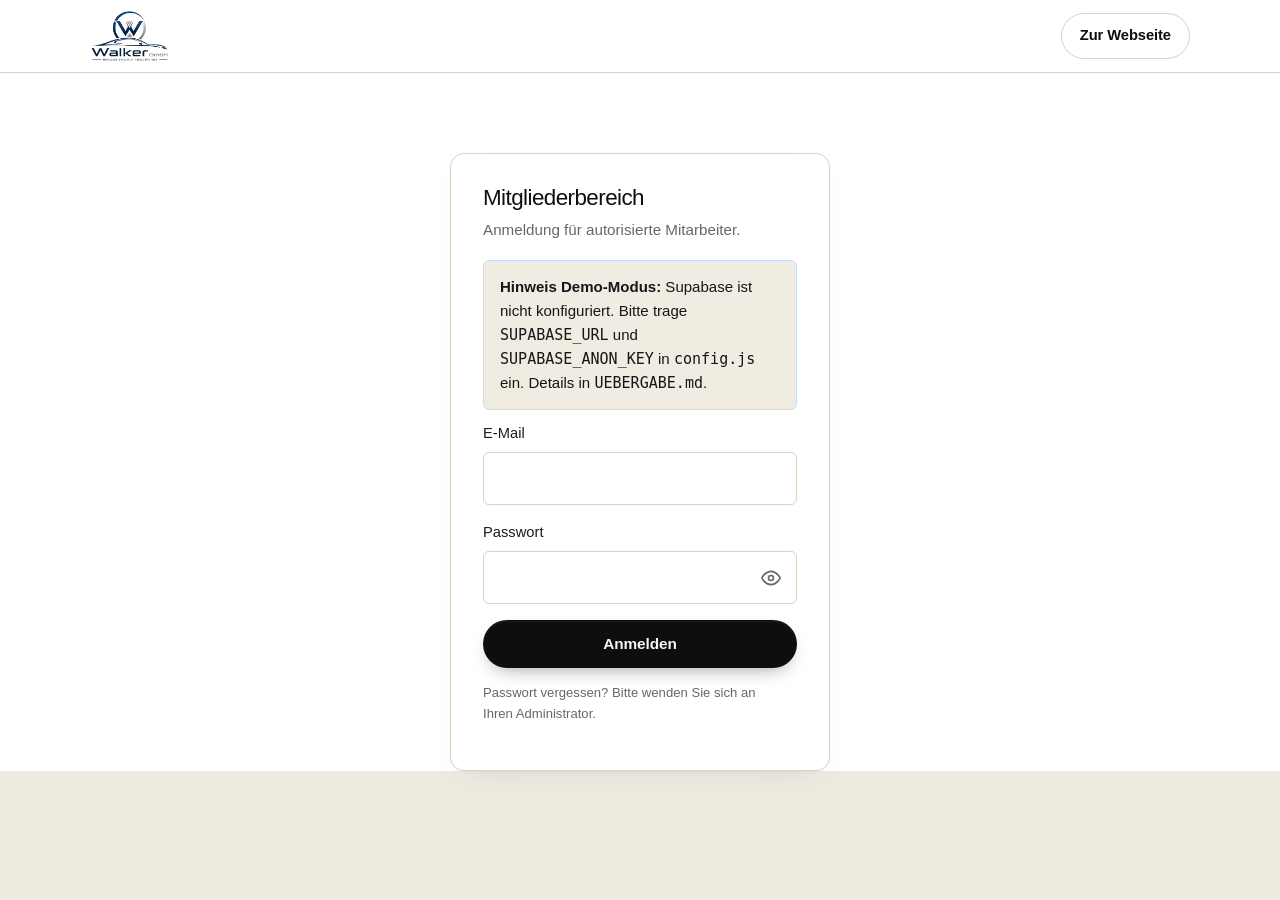
<file: admin.html>
<!doctype html>
<html lang="de">
<head>
<meta charset="utf-8">
<meta name="viewport" content="width=device-width, initial-scale=1, viewport-fit=cover">
<script>
(function(){
  var V='2026-06-10-r6';
  try{
    if(localStorage.getItem('app-version')!==V){
      localStorage.removeItem('app-content');
      localStorage.setItem('app-version',V);
    }
  }catch(e){}
  try{
    if('serviceWorker' in navigator){
      navigator.serviceWorker.getRegistrations()
        .then(function(rs){rs.forEach(function(r){r.unregister();});}).catch(function(){});
    }
  }catch(e){}
})();
</script>
<title>Mitgliederbereich – Walker GmbH</title>
<meta name="description" content="Interner Mitgliederbereich von Walker GmbH.">
<meta name="robots" content="noindex,nofollow">
<link rel="canonical" href="https://walker-kfz.de/admin.html">
<meta name="theme-color" content="#0A0A0B">
<link rel="icon" type="image/png" href="favicon.png">
<link rel="apple-touch-icon" href="favicon.png">
<link rel="manifest" href="manifest.json">
<meta name="color-scheme" content="light">
<meta http-equiv="Content-Security-Policy" content="default-src 'self'; img-src 'self' data:; script-src 'self' 'unsafe-inline' https://cdn.jsdelivr.net; style-src 'self' 'unsafe-inline' https://fonts.googleapis.com; font-src 'self' https://fonts.gstatic.com; connect-src 'self' https://*.supabase.co wss://*.supabase.co; frame-src 'none'; object-src 'none'; base-uri 'self'; form-action 'self'">
<link rel="preconnect" href="https://fonts.googleapis.com">
<link rel="preconnect" href="https://fonts.gstatic.com" crossorigin>
<link rel="dns-prefetch" href="https://cdn.jsdelivr.net">
<link href="https://fonts.googleapis.com/css2?family=Fraunces:opsz,wght@9..144,400;9..144,500;9..144,600&family=Inter:wght@400;500;600;700&display=swap" rel="stylesheet">
<style>
:root{--navy:#1A1A1C;--white:#fff;--anthracite:#111827;--silver:#F4F4F6;--ink:#0A0A0B}
*,*::before,*::after{box-sizing:border-box}
html,body{margin:0;background:var(--silver);color:var(--anthracite);font-family:Inter,-apple-system,BlinkMacSystemFont,'Segoe UI',Roboto,sans-serif;line-height:1.6;-webkit-font-smoothing:antialiased}
.splash{position:fixed;inset:0;background:var(--silver);z-index:9999;display:flex;align-items:center;justify-content:center;transition:opacity .4s cubic-bezier(.22,1,.36,1)}
.splash.hide{opacity:0;pointer-events:none}
.splash__mark{width:56px;height:56px;border-radius:14px;background:var(--navy);display:inline-flex;align-items:center;justify-content:center;color:var(--white);font-family:Georgia,serif;font-weight:700;font-size:1.6rem}
</style>
<link rel="stylesheet" href="styles.css?v=2026-06-10-r6">
</head>
<body>
<div class="splash" id="splash" aria-hidden="true"><span class="splash__mark">W</span></div>
<a class="skip-link" href="#main">Zum Inhalt springen</a>

<header class="header">
  <div class="container header__row">
    <a class="brand" href="index.html" aria-label="Walker GmbH – Startseite">
      <img class="brand__logo" data-img-slot="logo" src="logo.png" alt="Walker GmbH" width="180" height="80">
    </a>
    <div class="header__cta">
      <a class="btn btn--ghost btn--sm" href="index.html">Zur Webseite</a>
      <button class="btn btn--primary btn--sm" type="button" data-signout style="display:none;">Abmelden</button>
    </div>
  </div>
</header>

<main id="main">

  <!-- ===== LOGIN ===== -->
  <section class="admin-login" data-admin-login>
    <div class="admin-login__card">
      <h1>Mitgliederbereich</h1>
      <p class="lead" style="font-size:0.95rem;margin-bottom:18px;">Anmeldung für autorisierte Mitarbeiter.</p>

      <div class="alert alert--info" hidden data-demo-note>
        <strong>Hinweis Demo-Modus:</strong> Supabase ist nicht konfiguriert. Bitte trage <code>SUPABASE_URL</code> und <code>SUPABASE_ANON_KEY</code> in <code>config.js</code> ein. Details in <code>UEBERGABE.md</code>.
      </div>

      <form data-login-form novalidate>
        <div class="field">
          <label for="login-email">E-Mail</label>
          <input id="login-email" name="email" type="email" autocomplete="username" required>
        </div>
        <div class="field">
          <label for="login-password">Passwort</label>
          <div class="password-field">
            <input id="login-password" name="password" type="password" autocomplete="current-password" required>
            <button type="button" class="password-field__toggle" data-pw-toggle aria-label="Passwort anzeigen">
              <svg width="20" height="20" viewBox="0 0 24 24" fill="none" stroke="currentColor" stroke-width="2" stroke-linecap="round" stroke-linejoin="round" aria-hidden="true"><path d="M1 12s4-8 11-8 11 8 11 8-4 8-11 8-11-8-11-8z"/><circle cx="12" cy="12" r="3"/></svg>
            </button>
          </div>
        </div>
        <div data-login-status></div>
        <button class="btn btn--primary btn--block" type="submit">Anmelden</button>
        <p class="field-hint" style="margin-top:14px;">
          Passwort vergessen? Bitte wenden Sie sich an Ihren Administrator.
        </p>
      </form>
    </div>
  </section>

  <!-- ===== SHELL (eingeloggt) ===== -->
  <section class="admin-shell" data-admin-shell style="display:none;">

    <div class="admin-overview" data-overview>
      <div class="admin-overview__head">
        <div>
          <p class="eyebrow" style="margin-bottom:4px;">Walker GmbH · Admin</p>
          <h2 class="admin-overview__title">Was möchten Sie ändern?</h2>
          <p style="font-size:0.9rem;color:var(--muted);margin:6px 0 0;">Angemeldet als <span data-admin-email>—</span></p>
        </div>
        <span class="tag" style="background:#ECFDF5;color:#065F46;">● Online</span>
      </div>

      <div class="admin-overview__cards">
        <button class="admin-card" data-open-panel="vehicle-status" type="button">
          <h3>Auftragsstatus pflegen</h3>
          <p>Kennzeichen + Status. Kunden sehen das selbst und rufen nicht an.</p>
          <span class="admin-card__badge" data-status-badge hidden>0</span>
        </button>
        <button class="admin-card" data-open-panel="services" type="button">
          <h3>Leistungen bearbeiten</h3>
          <p>Texte, Reihenfolge und Leistungsbereiche anpassen.</p>
        </button>
        <button class="admin-card" data-open-panel="notice" type="button">
          <h3>Hinweisbanner aktivieren</h3>
          <p>Urlaub, geänderte Öffnungszeiten oder wichtige Hinweise anzeigen.</p>
        </button>
        <button class="admin-card" data-open-panel="images" type="button">
          <h3>Bilder hochladen</h3>
          <p>Logo, Hero-Bild, Werkstattbilder und Galerie pflegen.</p>
        </button>
        <button class="admin-card" data-open-panel="hours" type="button">
          <h3>Öffnungszeiten ändern</h3>
          <p>Reguläre Zeiten und Hinweise aktualisieren.</p>
        </button>
        <button class="admin-card" data-open-panel="contact" type="button">
          <h3>Kontakt &amp; Standort</h3>
          <p>Adresse, Telefon, E-Mail und Standortdaten bearbeiten.</p>
        </button>
      </div>
    </div>

    <!-- ===== AUFTRAGSSTATUS (Etappe 3) ===== -->
    <section class="admin-overview" style="margin-top:18px;" data-panel="vehicle-status">
      <button class="admin-panel__back" type="button" data-back-overview>← Zurück zur Übersicht</button>
      <div class="admin-overview__head" style="margin-bottom:14px;">
        <div>
          <h2 class="admin-overview__title">Auftragsstatus pflegen</h2>
          <p style="font-size:0.9rem;color:var(--muted);margin:4px 0 0;">Status ändern in 10 Sekunden: Kennzeichen suchen, Status klicken, fertig. Kunden sehen den Status selbst unter <code>mein-fahrzeug.html</code>.</p>
        </div>
      </div>

      <!-- Quick add -->
      <form class="vs-add" data-vs-add novalidate>
        <div class="field" style="margin:0;">
          <label for="vs-plate">Kennzeichen *</label>
          <input id="vs-plate" name="plate" type="text" autocomplete="off" placeholder="HH-XY 1234" required style="text-transform:uppercase;">
        </div>
        <div class="field" style="margin:0;">
          <label for="vs-status">Status *</label>
          <select id="vs-status" name="status" required>
            <option value="received">Angenommen</option>
            <option value="in_progress">In Bearbeitung</option>
            <option value="waiting_parts">Warten auf Teile</option>
            <option value="ready">Abholbereit</option>
            <option value="done">Abgeschlossen</option>
          </select>
        </div>
        <div class="field" style="margin:0;">
          <label for="vs-note">Hinweis (optional, kunden­sichtbar)</label>
          <input id="vs-note" name="public_note" type="text" placeholder="z. B. Bremsen erledigt, Räder folgen">
        </div>
        <div class="field" style="margin:0;">
          <label for="vs-phone">Kunden-Telefon <small class="field-hint">(optional, für SMS bei Fertigstellung)</small></label>
          <input id="vs-phone" name="customer_phone" type="tel" autocomplete="off" placeholder="z. B. 0151 23456789">
        </div>
        <button type="submit" class="btn btn--blue">Speichern</button>
      </form>
      <label class="checkbox-row" style="margin:8px 0 0;font-size:0.9rem;">
        <input type="checkbox" id="vs-consent" name="sms_consent">
        <span>Kunde hat zugestimmt, eine SMS bei „abholbereit" zu erhalten. <small style="color:var(--muted);display:block;">(nur ankreuzen, wenn der Kunde explizit „ja" gesagt hat)</small></span>
      </label>

      <div data-vs-status></div>

      <!-- Table -->
      <div style="overflow-x:auto;margin-top:18px;">
        <table class="vs-table" data-vs-table>
          <thead>
            <tr>
              <th>Kennzeichen</th>
              <th>Status</th>
              <th>Hinweis</th>
              <th>Aktualisiert</th>
              <th></th>
            </tr>
          </thead>
          <tbody></tbody>
        </table>
      </div>
    </section>

    <!-- ===== LEISTUNGEN ===== -->
    <section class="admin-overview" style="margin-top:18px;" data-panel="services">
      <button class="admin-panel__back" type="button" data-back-overview>← Zurück zur Übersicht</button>
      <div class="admin-overview__head" style="margin-bottom:14px;">
        <div>
          <h2 class="admin-overview__title">Leistungen bearbeiten</h2>
          <p style="font-size:0.9rem;color:var(--muted);margin:4px 0 0;">Texte der acht Leistungs-Karten auf <code>leistungen.html</code>. Reihenfolge und Icons sind fix. Wenn Sie hier nichts speichern, bleiben die ursprünglichen Texte aktiv.</p>
        </div>
      </div>

      <form data-services-form novalidate>
        <div data-services-list></div>
        <div data-services-status></div>
        <div style="display:flex;gap:10px;flex-wrap:wrap;margin-top:18px;">
          <button class="btn btn--primary" type="submit">Speichern</button>
          <button class="btn btn--ghost" type="button" data-services-reset>Standard wiederherstellen</button>
        </div>
      </form>

      <div class="services-edit__preview-wrap" style="margin-top:32px;padding-top:24px;border-top:1px solid var(--rule);">
        <p style="font-size:0.78rem;font-weight:600;letter-spacing:0.14em;text-transform:uppercase;color:var(--muted);margin:0 0 14px;">Live-Vorschau (so sehen Kunden es auf <code>leistungen.html</code>)</p>
        <div class="services" data-services-preview></div>
      </div>
    </section>

    <section class="admin-overview" style="margin-top:18px;" data-panel="notice">
      <button class="admin-panel__back" type="button" data-back-overview>← Zurück zur Übersicht</button>
      <div class="admin-overview__head" style="margin-bottom:14px;">
        <div>
          <h2 class="admin-overview__title">Hinweisbanner</h2>
          <p style="font-size:0.9rem;color:var(--muted);margin:4px 0 0;">Erscheint oben auf allen öffentlichen Seiten. Für Urlaub, geänderte Zeiten oder kurzfristige Hinweise. Leer lassen + deaktivieren = kein Banner.</p>
        </div>
      </div>

      <form data-notice-form novalidate style="max-width:640px;">
        <div class="field">
          <label for="notice-text">Banner-Text</label>
          <input id="notice-text" name="text" type="text" maxlength="180" placeholder="z. B. Betriebsurlaub vom 14.–25. Juli — ab dem 28. sind wir wieder da.">
        </div>
        <label class="checkbox-row" style="margin:4px 0 16px;">
          <input type="checkbox" name="enabled">
          <span>Banner anzeigen (sichtbar für alle Besucher)</span>
        </label>
        <div data-notice-status></div>
        <div style="display:flex;gap:10px;flex-wrap:wrap;">
          <button class="btn btn--primary" type="submit">Speichern</button>
          <button class="btn btn--ghost" type="button" data-notice-clear>Banner löschen</button>
        </div>
      </form>

      <div style="margin-top:22px;max-width:640px;">
        <p style="font-size:0.82rem;color:var(--muted);margin-bottom:8px;">Vorschau:</p>
        <div class="notice" style="display:block;border:1px solid var(--rule);" data-notice-preview>—</div>
      </div>
    </section>

    <section class="admin-overview" style="margin-top:18px;" data-panel="images">
      <button class="admin-panel__back" type="button" data-back-overview>← Zurück zur Übersicht</button>
      <div class="admin-overview__head" style="margin-bottom:14px;">
        <div>
          <h2 class="admin-overview__title">Bilder hochladen</h2>
          <p style="font-size:0.9rem;color:var(--muted);margin:4px 0 0;">JPEG/PNG/WebP, max. ca. 2 MB pro Datei. Im Demo-Modus werden Bilder lokal im Browser gespeichert. In Production: Supabase Storage Bucket <code>images</code>.</p>
        </div>
      </div>

      <div class="img-slots">
        <div class="img-slot" data-slot="logo">
          <div class="img-slot__head">
            <span class="img-slot__num">01</span>
            <div><strong>Logo</strong><p>Header, Footer, Drawer — transparentes PNG empfohlen.</p></div>
          </div>
          <div class="img-slot__preview" data-slot-preview-wrap>
            <span class="img-slot__preview-placeholder">noch nicht gesetzt</span>
          </div>
          <label class="img-slot__input">
            <input type="file" accept="image/png,image/jpeg,image/webp,image/svg+xml" data-slot-input>
            <span>Datei wählen oder hierher ziehen…</span>
          </label>
          <div data-slot-status></div>
          <p class="img-slot__meta" data-slot-meta></p>
        </div>

        <div class="img-slot" data-slot="hero">
          <div class="img-slot__head">
            <span class="img-slot__num">02</span>
            <div><strong>Hero-Foto (Startseite)</strong><p>Vollbild oben auf <code>index.html</code> — am besten 2400×1600.</p></div>
          </div>
          <div class="img-slot__preview" data-slot-preview-wrap>
            <span class="img-slot__preview-placeholder">noch nicht gesetzt</span>
          </div>
          <label class="img-slot__input">
            <input type="file" accept="image/jpeg,image/webp,image/png" data-slot-input>
            <span>Datei wählen oder hierher ziehen…</span>
          </label>
          <div data-slot-status></div>
          <p class="img-slot__meta" data-slot-meta></p>
        </div>

        <div class="img-slot" data-slot="diagnose">
          <div class="img-slot__head">
            <span class="img-slot__num">03</span>
            <div><strong>Werkstatt-Foto: Diagnose</strong><p>Service-Karte „Erst lesen, dann schrauben".</p></div>
          </div>
          <div class="img-slot__preview" data-slot-preview-wrap>
            <span class="img-slot__preview-placeholder">noch nicht gesetzt</span>
          </div>
          <label class="img-slot__input">
            <input type="file" accept="image/jpeg,image/webp,image/png" data-slot-input>
            <span>Datei wählen oder hierher ziehen…</span>
          </label>
          <div data-slot-status></div>
          <p class="img-slot__meta" data-slot-meta></p>
        </div>

        <div class="img-slot" data-slot="wartung">
          <div class="img-slot__head">
            <span class="img-slot__num">04</span>
            <div><strong>Werkstatt-Foto: Wartung</strong><p>Service-Karte „Inspektion, Bremsen, Klima".</p></div>
          </div>
          <div class="img-slot__preview" data-slot-preview-wrap>
            <span class="img-slot__preview-placeholder">noch nicht gesetzt</span>
          </div>
          <label class="img-slot__input">
            <input type="file" accept="image/jpeg,image/webp,image/png" data-slot-input>
            <span>Datei wählen oder hierher ziehen…</span>
          </label>
          <div data-slot-status></div>
          <p class="img-slot__meta" data-slot-meta></p>
        </div>

        <div class="img-slot" data-slot="bremsen">
          <div class="img-slot__head">
            <span class="img-slot__num">05</span>
            <div><strong>Werkstatt-Foto: Teile</strong><p>Service-Karte „Original, wenn möglich".</p></div>
          </div>
          <div class="img-slot__preview" data-slot-preview-wrap>
            <span class="img-slot__preview-placeholder">noch nicht gesetzt</span>
          </div>
          <label class="img-slot__input">
            <input type="file" accept="image/jpeg,image/webp,image/png" data-slot-input>
            <span>Datei wählen oder hierher ziehen…</span>
          </label>
          <div data-slot-status></div>
          <p class="img-slot__meta" data-slot-meta></p>
        </div>
      </div>

      <p style="margin-top:18px;font-size:0.84rem;color:var(--muted);">Beim nächsten Seitenaufruf werden die hochgeladenen Bilder automatisch auf den öffentlichen Seiten gezeigt: Logo erscheint in Topbar, Drawer und Footer. Hero ersetzt das große Foto auf der Startseite. „Diagnose/Wartung/Bremsen" tauschen die zugehörigen Service-Karten-Bilder. Bei Demo-Modus sind die Bilder nur in diesem Browser sichtbar; in Production über alle Geräte.</p>
    </section>

    <section class="admin-overview" style="margin-top:18px;" data-panel="hours">
      <button class="admin-panel__back" type="button" data-back-overview>← Zurück zur Übersicht</button>
      <div class="admin-overview__head" style="margin-bottom:14px;">
        <div>
          <h2 class="admin-overview__title">Öffnungszeiten</h2>
          <p style="font-size:0.9rem;color:var(--muted);margin:4px 0 0;">Hier eingetragene Zeiten überschreiben die Standardanzeige. „Aktuell geöffnet/geschlossen" und die Tabelle auf der Kontakt-Seite werden beim nächsten Laden automatisch nachgezogen.</p>
        </div>
      </div>

      <div class="hours-preview" data-hours-preview-wrap style="margin-bottom:18px;padding:14px 16px;background:var(--bg-soft);border-radius:var(--radius-sm);font-size:0.92rem;display:flex;align-items:center;gap:12px;flex-wrap:wrap;">
        <span style="font-weight:600;color:var(--ink);">Mit Ihren Eingaben wäre jetzt</span>
        <span data-hours-preview-status>—</span>
        <span data-hours-preview-detail style="color:var(--muted);font-size:0.86rem;"></span>
      </div>

      <form data-hours-form novalidate>
        <table class="hours-edit">
          <thead>
            <tr>
              <th>Wochentag</th>
              <th>Geschlossen</th>
              <th>Öffnet</th>
              <th>Schließt</th>
            </tr>
          </thead>
          <tbody>
            <tr data-row-day="1"><th>Montag</th><td><input type="checkbox" data-closed aria-label="Montag geschlossen"></td><td><input type="time" data-from aria-label="Montag öffnet"></td><td><input type="time" data-to aria-label="Montag schließt"></td></tr>
            <tr data-row-day="2"><th>Dienstag</th><td><input type="checkbox" data-closed aria-label="Dienstag geschlossen"></td><td><input type="time" data-from aria-label="Dienstag öffnet"></td><td><input type="time" data-to aria-label="Dienstag schließt"></td></tr>
            <tr data-row-day="3"><th>Mittwoch</th><td><input type="checkbox" data-closed aria-label="Mittwoch geschlossen"></td><td><input type="time" data-from aria-label="Mittwoch öffnet"></td><td><input type="time" data-to aria-label="Mittwoch schließt"></td></tr>
            <tr data-row-day="4"><th>Donnerstag</th><td><input type="checkbox" data-closed aria-label="Donnerstag geschlossen"></td><td><input type="time" data-from aria-label="Donnerstag öffnet"></td><td><input type="time" data-to aria-label="Donnerstag schließt"></td></tr>
            <tr data-row-day="5"><th>Freitag</th><td><input type="checkbox" data-closed aria-label="Freitag geschlossen"></td><td><input type="time" data-from aria-label="Freitag öffnet"></td><td><input type="time" data-to aria-label="Freitag schließt"></td></tr>
            <tr data-row-day="6"><th>Samstag</th><td><input type="checkbox" data-closed aria-label="Samstag geschlossen"></td><td><input type="time" data-from aria-label="Samstag öffnet"></td><td><input type="time" data-to aria-label="Samstag schließt"></td></tr>
            <tr data-row-day="0"><th>Sonntag</th><td><input type="checkbox" data-closed aria-label="Sonntag geschlossen"></td><td><input type="time" data-from aria-label="Sonntag öffnet"></td><td><input type="time" data-to aria-label="Sonntag schließt"></td></tr>
          </tbody>
        </table>
        <div data-hours-status></div>
        <div style="display:flex;gap:10px;flex-wrap:wrap;margin-top:18px;">
          <button class="btn btn--primary" type="submit">Speichern</button>
          <button class="btn btn--ghost" type="button" data-hours-reset>Standard wiederherstellen</button>
        </div>
      </form>
    </section>

    <section class="admin-overview" style="margin-top:18px;" data-panel="contact">
      <button class="admin-panel__back" type="button" data-back-overview>← Zurück zur Übersicht</button>
      <div class="admin-overview__head" style="margin-bottom:14px;">
        <div>
          <h2 class="admin-overview__title">Kontakt &amp; Standort</h2>
          <p style="font-size:0.9rem;color:var(--muted);margin:4px 0 0;">Single-Source-of-Truth für Adresse, Telefon und E-Mail. Daten werden gespeichert; das automatische Nachziehen auf den öffentlichen Seiten kommt in einem späteren Update.</p>
        </div>
      </div>

      <form data-contact-form novalidate style="max-width:680px;">
        <div class="field-row">
          <div class="field">
            <label for="ct-street">Straße + Hausnummer</label>
            <input id="ct-street" name="street" type="text" value="Ifflandstraße 71" autocomplete="off">
          </div>
          <div class="field">
            <label for="ct-city">PLZ + Stadt</label>
            <input id="ct-city" name="city" type="text" value="22087 Hamburg" autocomplete="off">
          </div>
        </div>
        <div class="field">
          <label for="ct-district">Stadtteil <small class="field-hint">(z. B. Hamburg-Hohenfelde)</small></label>
          <input id="ct-district" name="district" type="text" value="Hamburg-Hohenfelde" autocomplete="off">
        </div>
        <div class="field-row">
          <div class="field">
            <label for="ct-phone">Telefon (Anzeige)</label>
            <input id="ct-phone" name="phone" type="text" value="+49 40 225536" autocomplete="off">
          </div>
          <div class="field">
            <label for="ct-phoneRaw">Telefon (tel:-Link) <small class="field-hint">nur Ziffern + führendes „+"</small></label>
            <input id="ct-phoneRaw" name="phoneRaw" type="tel" value="+4940225536" autocomplete="off" pattern="\+?[0-9]+">
          </div>
        </div>
        <div class="field">
          <label for="ct-email">E-Mail (optional)</label>
          <input id="ct-email" name="email" type="email" placeholder="info@walker-kfz.de" autocomplete="off">
        </div>
        <div data-contact-status></div>
        <button class="btn btn--primary" type="submit" style="margin-top:8px;">Speichern</button>
      </form>

      <div style="margin-top:32px;padding-top:24px;border-top:1px solid var(--rule);max-width:680px;">
        <p style="font-size:0.78rem;font-weight:600;letter-spacing:0.14em;text-transform:uppercase;color:var(--muted);margin:0 0 14px;">So sieht die Topbar mit Ihren Eingaben aus</p>
        <div class="contact-preview" data-contact-preview style="background:var(--bg-dark);color:rgba(255,255,255,0.78);padding:10px 16px;border-radius:var(--radius-sm);font-size:0.84rem;display:flex;gap:24px;flex-wrap:wrap;align-items:center;">
          <span data-cp-phone style="display:inline-flex;align-items:center;gap:8px;color:#fff;">📞 +49 40 225536</span>
          <span data-cp-address style="display:inline-flex;align-items:center;gap:8px;">📍 Ifflandstraße 71, Hamburg-Hohenfelde</span>
        </div>
      </div>
    </section>

  </section>

</main>

<script src="config.js?v=2026-06-10-r6" defer></script>
<script src="db.js?v=2026-06-10-r6" defer></script>
<script src="script.js?v=2026-06-10-r6" defer></script>
<script src="admin.js?v=2026-06-10-r6" defer></script>
</body>
</html>
</file>
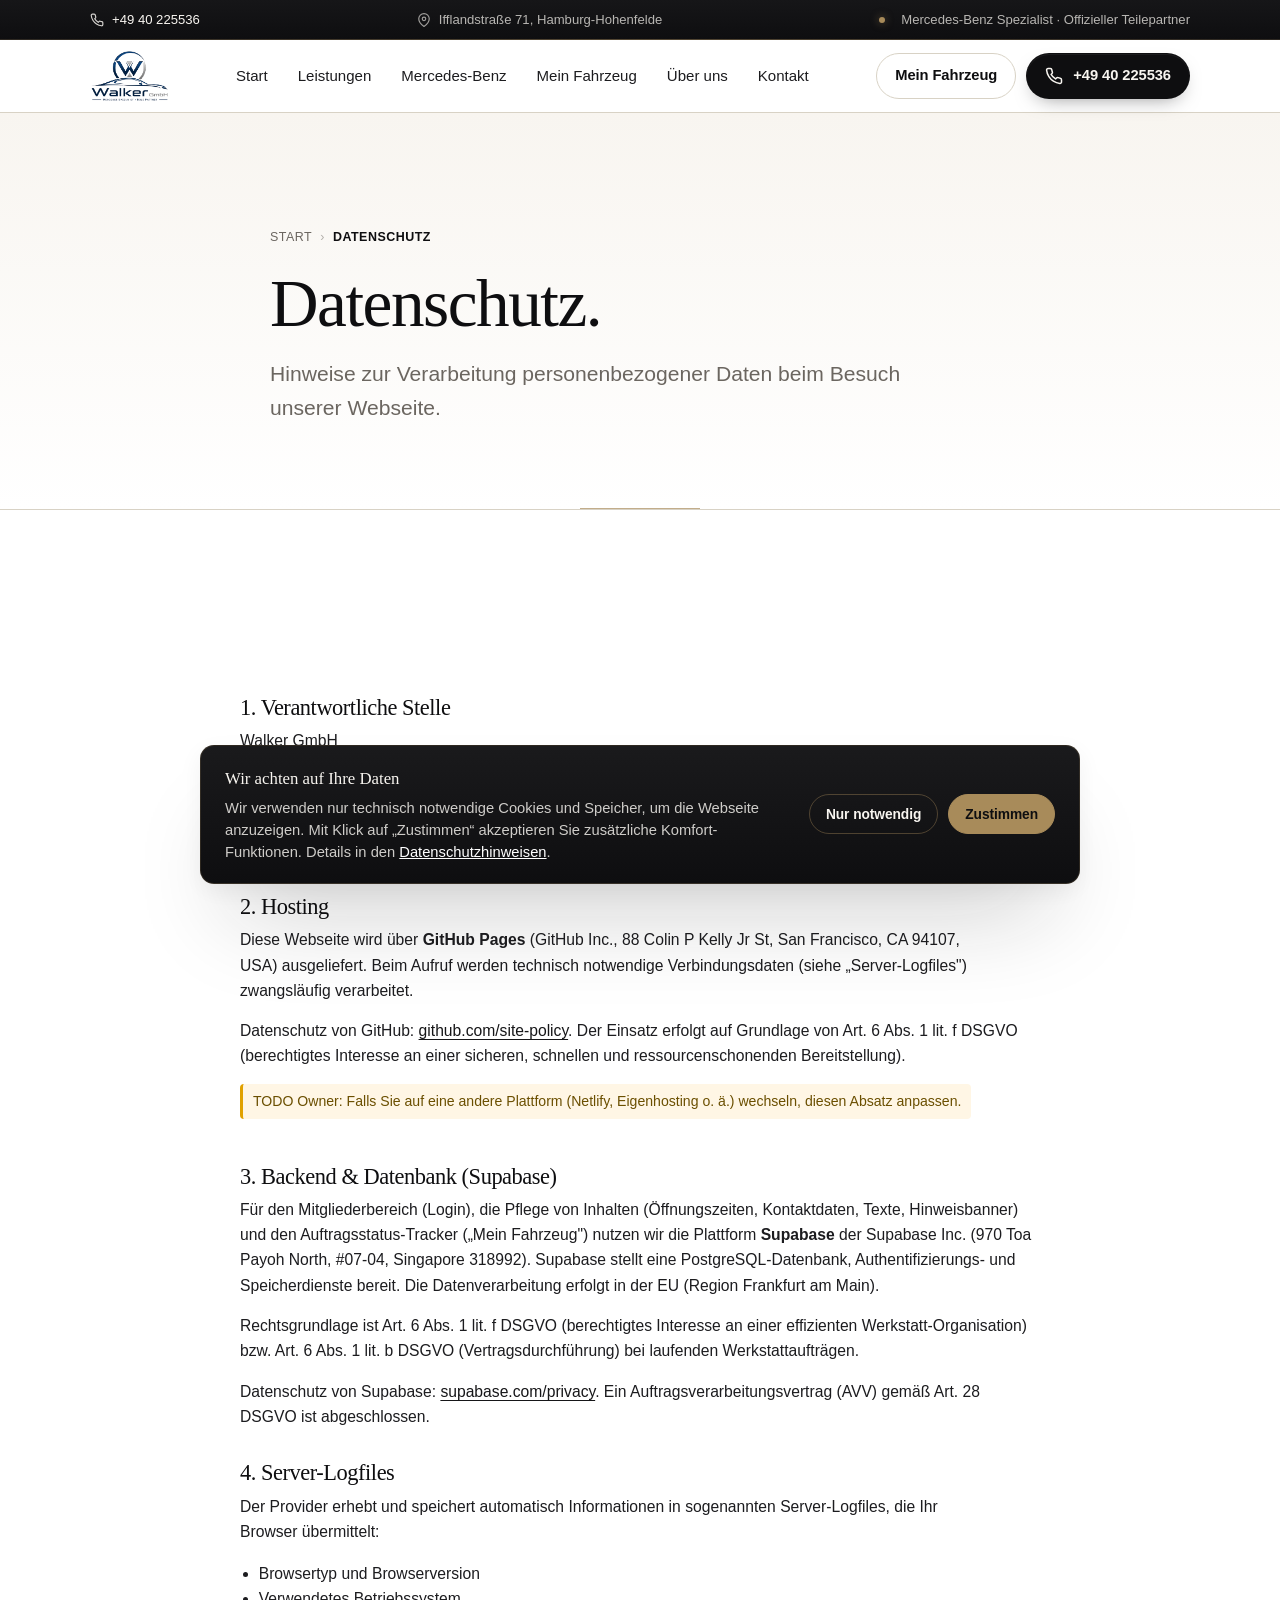
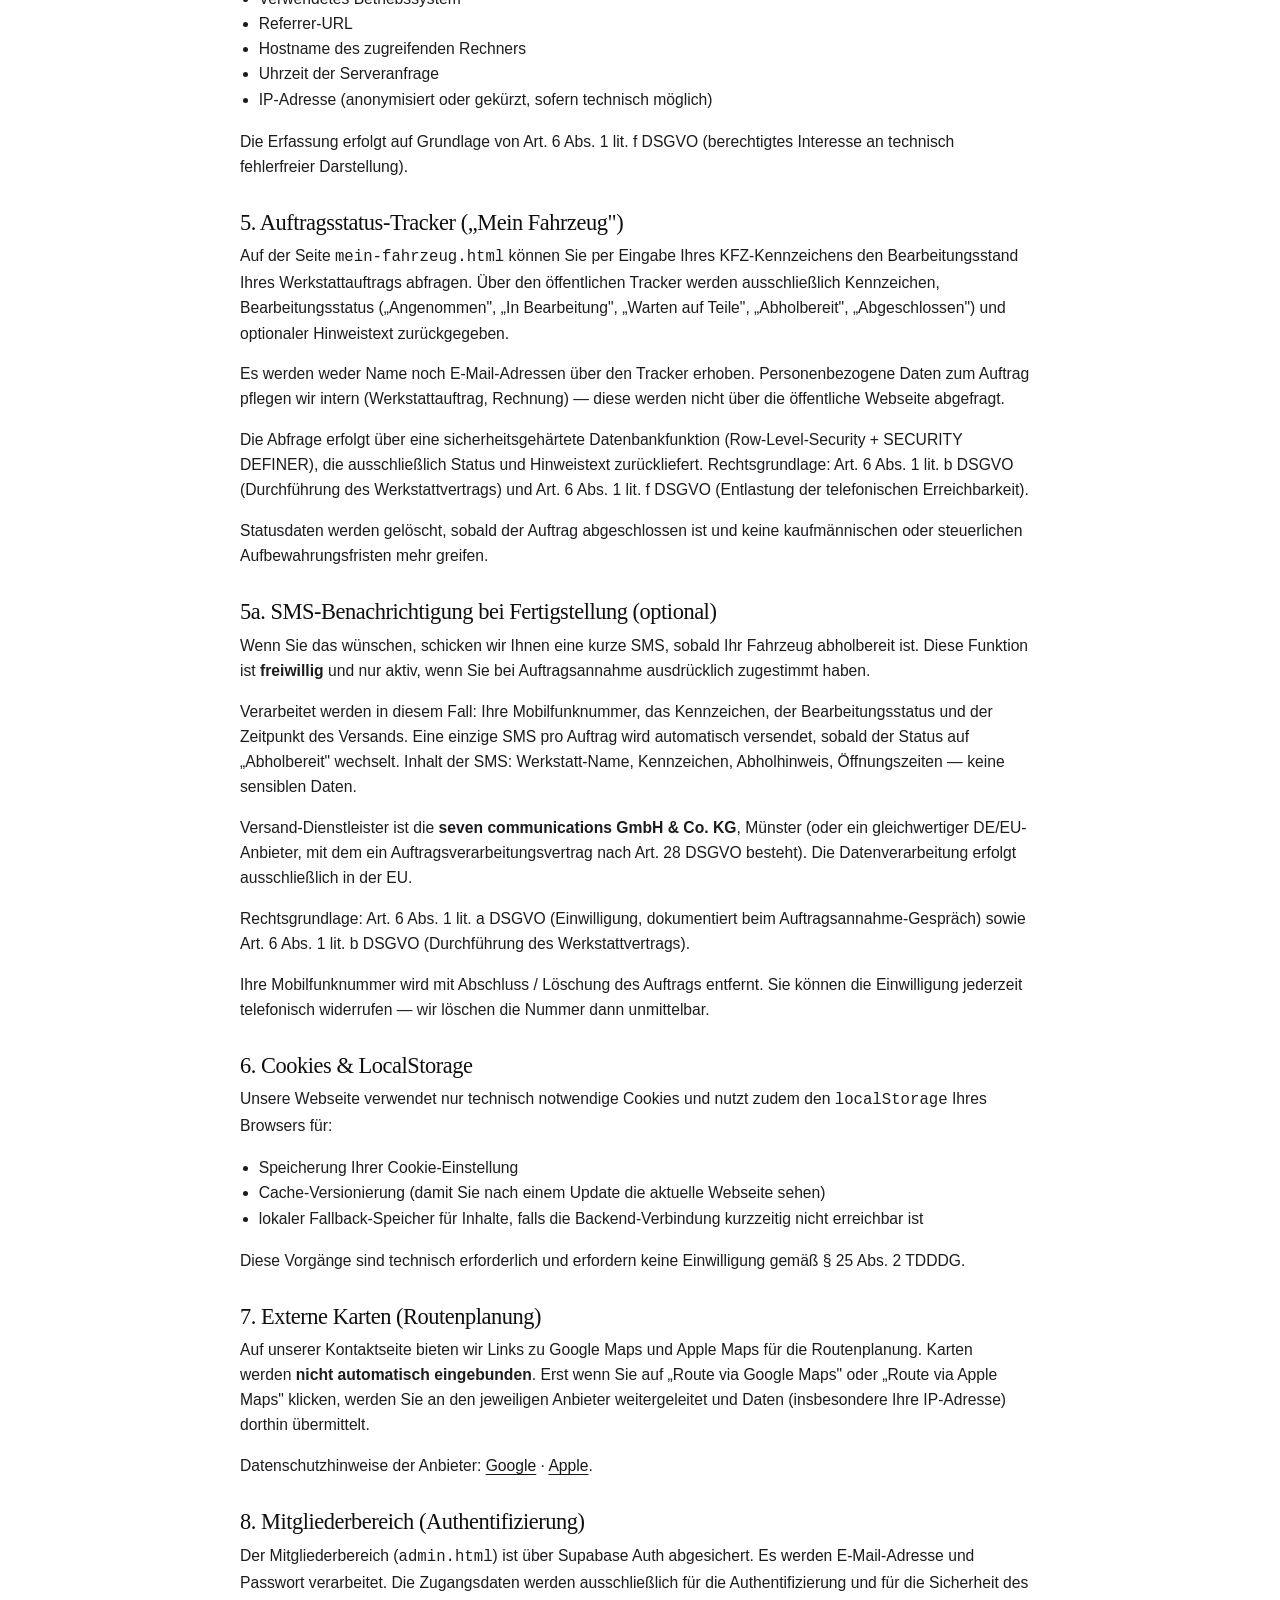
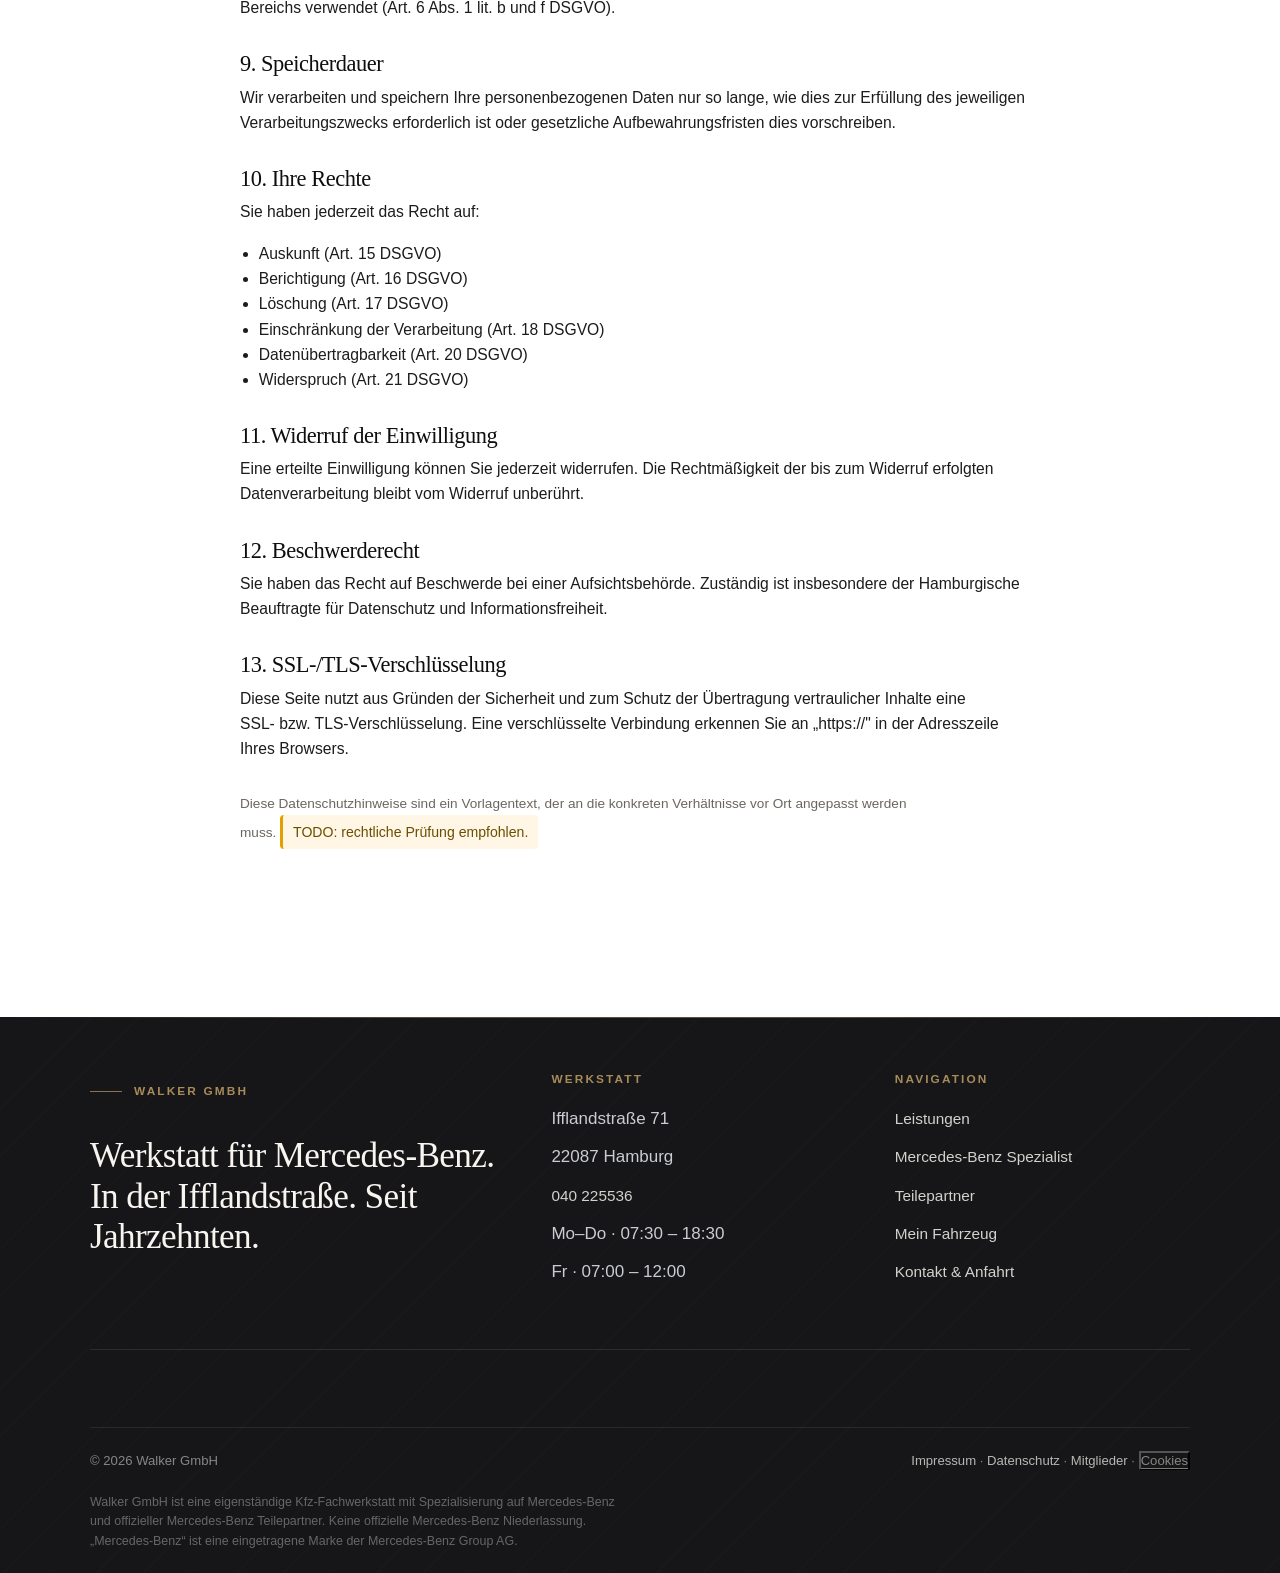
<file: datenschutz.html>
<!doctype html>
<html lang="de">
<head>
<meta charset="utf-8">
<meta name="viewport" content="width=device-width, initial-scale=1, viewport-fit=cover">
<script>
(function(){
  var V='2026-06-10-r6';
  try{
    if(localStorage.getItem('app-version')!==V){
      localStorage.removeItem('app-content');
      localStorage.setItem('app-version',V);
    }
  }catch(e){}
  try{
    if('serviceWorker' in navigator){
      navigator.serviceWorker.getRegistrations()
        .then(function(rs){rs.forEach(function(r){r.unregister();});}).catch(function(){});
    }
  }catch(e){}
})();
</script>
<title>Datenschutz – Walker GmbH</title>
<meta name="description" content="Datenschutzhinweise von Walker GmbH – Verarbeitung personenbezogener Daten, Supabase, Cookies und Betroffenenrechte.">
<link rel="canonical" href="https://walker-kfz.de/datenschutz.html">
<meta name="robots" content="noindex,follow">
<meta property="og:type" content="business.business">
<meta property="og:title" content="Datenschutz – Walker GmbH">
<meta property="og:description" content="Datenschutzhinweise von Walker GmbH – Verarbeitung personenbezogener Daten, Supabase, Cookies und Betroffenenrechte.">
<meta property="og:url" content="https://walker-kfz.de/datenschutz.html">
<meta property="og:image" content="https://walker-kfz.de/foto-diagnose.jpg">
<meta property="og:image:width" content="1200">
<meta property="og:image:height" content="800">
<meta property="og:site_name" content="Walker GmbH">
<meta property="og:locale" content="de_DE">
<meta name="twitter:card" content="summary_large_image">
<meta name="theme-color" content="#0A0A0B">
<link rel="icon" type="image/png" href="favicon.png">
<link rel="apple-touch-icon" href="favicon.png">
<link rel="manifest" href="manifest.json">
<meta name="color-scheme" content="light">
<meta http-equiv="Content-Security-Policy" content="default-src 'self'; img-src 'self' data:; script-src 'self' 'unsafe-inline' https://cdn.jsdelivr.net; style-src 'self' 'unsafe-inline' https://fonts.googleapis.com; font-src 'self' https://fonts.gstatic.com; connect-src 'self' https://*.supabase.co wss://*.supabase.co; frame-src 'none'; object-src 'none'; base-uri 'self'; form-action 'self'">
<link rel="preconnect" href="https://fonts.googleapis.com">
<link rel="preconnect" href="https://fonts.gstatic.com" crossorigin>
<link rel="dns-prefetch" href="https://cdn.jsdelivr.net">
<link href="https://fonts.googleapis.com/css2?family=Fraunces:opsz,wght@9..144,400;9..144,500;9..144,600&family=Inter:wght@400;500;600;700&display=swap" rel="stylesheet">
<style>
:root{--navy:#1A1A1C;--white:#fff;--anthracite:#111827;--silver:#F4F4F6;--ink:#0A0A0B}
*,*::before,*::after{box-sizing:border-box}
html,body{margin:0;background:var(--white);color:var(--anthracite);font-family:Inter,-apple-system,BlinkMacSystemFont,'Segoe UI',Roboto,sans-serif;line-height:1.6;-webkit-font-smoothing:antialiased}
.splash{position:fixed;inset:0;background:var(--white);z-index:9999;display:flex;align-items:center;justify-content:center;transition:opacity .4s cubic-bezier(.22,1,.36,1)}
.splash.hide{opacity:0;pointer-events:none}
.splash__mark{width:56px;height:56px;border-radius:14px;background:var(--navy);display:inline-flex;align-items:center;justify-content:center;color:var(--white);font-family:Georgia,serif;font-weight:700;font-size:1.6rem}
</style>
<link rel="stylesheet" href="styles.css?v=2026-06-10-r6">
<script type="application/ld+json">
{
  "@context": "https://schema.org",
  "@type": "BreadcrumbList",
  "itemListElement": [
    { "@type": "ListItem", "position": 1, "name": "Start", "item": "https://walker-kfz.de/" },
    { "@type": "ListItem", "position": 2, "name": "Datenschutz", "item": "https://walker-kfz.de/datenschutz.html" }
  ]
}
</script>
</head>
<body>
<div class="splash" id="splash" aria-hidden="true"><span class="splash__mark">W</span></div>
<a class="skip-link" href="#main">Zum Inhalt springen</a>

<div class="topbar" role="region" aria-label="Kontakt und Adresse">
  <div class="container topbar__row">
    <a class="topbar__item" href="tel:+4940225536" aria-label="Telefonnummer anrufen">
      <svg width="14" height="14" viewBox="0 0 24 24" fill="none" stroke="currentColor" stroke-width="2" stroke-linecap="round" stroke-linejoin="round" aria-hidden="true"><path d="M22 16.92v3a2 2 0 0 1-2.18 2 19.79 19.79 0 0 1-8.63-3.07 19.5 19.5 0 0 1-6-6A19.79 19.79 0 0 1 2.12 4.18 2 2 0 0 1 4.11 2h3a2 2 0 0 1 2 1.72c.13.96.36 1.9.7 2.81a2 2 0 0 1-.45 2.11L8.09 9.91a16 16 0 0 0 6 6l1.27-1.27a2 2 0 0 1 2.11-.45c.91.34 1.85.57 2.81.7a2 2 0 0 1 1.72 2z"/></svg>
      <span data-bind="phone">+49 40 225536</span>
    </a>
    <span class="topbar__item">
      <svg width="14" height="14" viewBox="0 0 24 24" fill="none" stroke="currentColor" stroke-width="2" stroke-linecap="round" stroke-linejoin="round" aria-hidden="true"><path d="M21 10c0 7-9 13-9 13S3 17 3 10a9 9 0 0 1 18 0z"/><circle cx="12" cy="10" r="3"/></svg>
      Ifflandstraße 71, Hamburg-Hohenfelde
    </span>
    <span class="topbar__item topbar__hint"><span class="dot"></span>Mercedes-Benz Spezialist · Offizieller Teilepartner</span>
  </div>
</div>

<header class="header">
  <div class="container header__row">
    <a class="brand" data-nav href="index.html" aria-label="Walker GmbH – Startseite">
      <img class="brand__logo" data-img-slot="logo" src="logo.png" alt="Walker GmbH – Mercedes-Benz Spezialist" width="180" height="80">
    </a>
    <nav class="nav" aria-label="Hauptnavigation">
      <a class="nav__link" data-nav href="index.html">Start</a>
      <a class="nav__link" data-nav href="leistungen.html">Leistungen</a>
      <a class="nav__link" data-nav href="mercedes-spezialist.html">Mercedes-Benz</a>
      <a class="nav__link" data-nav href="mein-fahrzeug.html">Mein Fahrzeug</a>
      <a class="nav__link" data-nav href="ueber-uns.html">Über uns</a>
      <a class="nav__link" data-nav href="kontakt.html">Kontakt</a>
    </nav>
    <div class="header__cta">
      <a class="btn btn--ghost btn--sm" href="mein-fahrzeug.html">Mein Fahrzeug</a>
      <a class="btn btn--primary btn--sm" href="tel:+4940225536"><svg width="16" height="16" viewBox="0 0 24 24" fill="none" stroke="currentColor" stroke-width="2" stroke-linecap="round" stroke-linejoin="round" aria-hidden="true"><path d="M22 16.92v3a2 2 0 0 1-2.18 2 19.79 19.79 0 0 1-8.63-3.07 19.5 19.5 0 0 1-6-6A19.79 19.79 0 0 1 2.12 4.18 2 2 0 0 1 4.11 2h3a2 2 0 0 1 2 1.72c.13.96.36 1.9.7 2.81a2 2 0 0 1-.45 2.11L8.09 9.91a16 16 0 0 0 6 6l1.27-1.27a2 2 0 0 1 2.11-.45c.91.34 1.85.57 2.81.7a2 2 0 0 1 1.72 2z"/></svg><span data-bind="phone">+49 40 225536</span></a>
      <button class="burger" type="button" aria-label="Menü öffnen" aria-expanded="false" aria-controls="drawer" data-burger>
        <span></span><span></span><span></span>
      </button>
    </div>
  </div>
</header>

<aside class="drawer" id="drawer" aria-hidden="true" data-drawer aria-label="Menü">
  <div class="drawer__head">
    <img class="drawer__logo" data-img-slot="logo" src="logo.png" alt="Walker GmbH" width="180" height="80">
    <button class="drawer__close" type="button" aria-label="Menü schließen" data-drawer-close>
      <svg width="22" height="22" viewBox="0 0 24 24" fill="none" stroke="currentColor" stroke-width="2" stroke-linecap="round" stroke-linejoin="round" aria-hidden="true"><path d="M18 6 6 18"/><path d="m6 6 12 12"/></svg>
    </button>
  </div>
  <ul class="drawer__nav" role="list">
    <li><a data-nav href="index.html">Start</a></li>
    <li><a data-nav href="leistungen.html">Leistungen</a></li>
    <li><a data-nav href="mercedes-spezialist.html">Mercedes-Benz Spezialist</a></li>
    <li><a data-nav href="teilepartner.html">Teilepartner</a></li>
    <li><a data-nav href="ueber-uns.html">Über uns</a></li>
    <li><a data-nav href="kontakt.html">Kontakt & Anfahrt</a></li>
    <li><a data-nav href="mein-fahrzeug.html">Mein Fahrzeug — Status</a></li>
  </ul>
  <div class="drawer__cta">
    <a class="btn btn--blue btn--block" href="tel:+4940225536">Jetzt anrufen · <span data-bind="phone">+49 40 225536</span></a>
    <a class="btn btn--light btn--block" href="kontakt.html">Adresse &amp; Anfahrt</a>
  </div>
  <div class="drawer__contact">
    Walker GmbH<br>Ifflandstraße 71, 22087 Hamburg<br>Telefon: <a href="tel:+4940225536"><span data-bind="phone">+49 40 225536</span></a><br><br>Mo–Do 07:30–18:30<br>Fr 07:00–12:00<br>Sa, So geschlossen
  </div>
</aside>

<div class="notice" hidden data-notice></div>

<main id="main">

  <section class="page-hero">
    <div class="container page-hero__grid">
        <nav class="breadcrumbs" aria-label="Brotkrumennavigation">
          <a href="index.html">Start</a> <span>›</span> <span aria-current="page">Datenschutz</span>
        </nav>
        <h1>Datenschutz.</h1>
        <p class="lead">Hinweise zur Verarbeitung personenbezogener Daten beim Besuch unserer Webseite.</p>
      </div>
  </section>

  <section class="section">
    <div class="container">
      <div class="legal">

        <h2>1. Verantwortliche Stelle</h2>
        <p>
          Walker GmbH<br>
          Ifflandstraße 71<br>
          22087 Hamburg<br>
          Telefon: <a href="tel:+4940225536"><span data-bind="phone">+49 40 225536</span></a><br>
          E-Mail: <span class="todo">TODO: E-Mail-Adresse eintragen</span>
        </p>

        <h2>2. Hosting</h2>
        <p>Diese Webseite wird über <strong>GitHub Pages</strong> (GitHub Inc., 88 Colin P Kelly Jr St, San Francisco, CA 94107, USA) ausgeliefert. Beim Aufruf werden technisch notwendige Verbindungsdaten (siehe „Server-Logfiles") zwangsläufig verarbeitet.</p>
        <p>Datenschutz von GitHub: <a href="https://docs.github.com/en/site-policy/privacy-policies/github-general-privacy-statement" target="_blank" rel="noopener noreferrer">github.com/site-policy</a>. Der Einsatz erfolgt auf Grundlage von Art. 6 Abs. 1 lit. f DSGVO (berechtigtes Interesse an einer sicheren, schnellen und ressourcenschonenden Bereitstellung).</p>
        <p class="todo">TODO Owner: Falls Sie auf eine andere Plattform (Netlify, Eigenhosting o. ä.) wechseln, diesen Absatz anpassen.</p>

        <h2>3. Backend &amp; Datenbank (Supabase)</h2>
        <p>Für den Mitgliederbereich (Login), die Pflege von Inhalten (Öffnungszeiten, Kontaktdaten, Texte, Hinweisbanner) und den Auftragsstatus-Tracker („Mein Fahrzeug") nutzen wir die Plattform <strong>Supabase</strong> der Supabase Inc. (970 Toa Payoh North, #07-04, Singapore 318992). Supabase stellt eine PostgreSQL-Datenbank, Authentifizierungs- und Speicherdienste bereit. Die Datenverarbeitung erfolgt in der EU (Region Frankfurt am Main).</p>
        <p>Rechtsgrundlage ist Art. 6 Abs. 1 lit. f DSGVO (berechtigtes Interesse an einer effizienten Werkstatt-Organisation) bzw. Art. 6 Abs. 1 lit. b DSGVO (Vertragsdurchführung) bei laufenden Werkstattaufträgen.</p>
        <p>Datenschutz von Supabase: <a href="https://supabase.com/privacy" target="_blank" rel="noopener noreferrer">supabase.com/privacy</a>. Ein Auftragsverarbeitungsvertrag (AVV) gemäß Art. 28 DSGVO ist abgeschlossen.</p>

        <h2>4. Server-Logfiles</h2>
        <p>Der Provider erhebt und speichert automatisch Informationen in sogenannten Server-Logfiles, die Ihr Browser übermittelt:</p>
        <ul>
          <li>Browsertyp und Browserversion</li>
          <li>Verwendetes Betriebssystem</li>
          <li>Referrer-URL</li>
          <li>Hostname des zugreifenden Rechners</li>
          <li>Uhrzeit der Serveranfrage</li>
          <li>IP-Adresse (anonymisiert oder gekürzt, sofern technisch möglich)</li>
        </ul>
        <p>Die Erfassung erfolgt auf Grundlage von Art. 6 Abs. 1 lit. f DSGVO (berechtigtes Interesse an technisch fehlerfreier Darstellung).</p>

        <h2>5. Auftragsstatus-Tracker („Mein Fahrzeug")</h2>
        <p>Auf der Seite <code>mein-fahrzeug.html</code> können Sie per Eingabe Ihres KFZ-Kennzeichens den Bearbeitungsstand Ihres Werkstattauftrags abfragen. Über den öffentlichen Tracker werden ausschließlich Kennzeichen, Bearbeitungsstatus („Angenommen", „In Bearbeitung", „Warten auf Teile", „Abholbereit", „Abgeschlossen") und optionaler Hinweistext zurückgegeben.</p>
        <p>Es werden weder Name noch E-Mail-Adressen über den Tracker erhoben. Personenbezogene Daten zum Auftrag pflegen wir intern (Werkstattauftrag, Rechnung) — diese werden nicht über die öffentliche Webseite abgefragt.</p>
        <p>Die Abfrage erfolgt über eine sicherheitsgehärtete Datenbankfunktion (Row-Level-Security + SECURITY DEFINER), die ausschließlich Status und Hinweistext zurückliefert. Rechtsgrundlage: Art. 6 Abs. 1 lit. b DSGVO (Durchführung des Werkstattvertrags) und Art. 6 Abs. 1 lit. f DSGVO (Entlastung der telefonischen Erreichbarkeit).</p>
        <p>Statusdaten werden gelöscht, sobald der Auftrag abgeschlossen ist und keine kaufmännischen oder steuerlichen Aufbewahrungsfristen mehr greifen.</p>

        <h2>5a. SMS-Benachrichtigung bei Fertigstellung (optional)</h2>
        <p>Wenn Sie das wünschen, schicken wir Ihnen eine kurze SMS, sobald Ihr Fahrzeug abholbereit ist. Diese Funktion ist <strong>freiwillig</strong> und nur aktiv, wenn Sie bei Auftragsannahme ausdrücklich zugestimmt haben.</p>
        <p>Verarbeitet werden in diesem Fall: Ihre Mobilfunknummer, das Kennzeichen, der Bearbeitungsstatus und der Zeitpunkt des Versands. Eine einzige SMS pro Auftrag wird automatisch versendet, sobald der Status auf „Abholbereit" wechselt. Inhalt der SMS: Werkstatt-Name, Kennzeichen, Abholhinweis, Öffnungszeiten — keine sensiblen Daten.</p>
        <p>Versand-Dienstleister ist die <strong>seven communications GmbH &amp; Co. KG</strong>, Münster (oder ein gleichwertiger DE/EU-Anbieter, mit dem ein Auftragsverarbeitungsvertrag nach Art. 28 DSGVO besteht). Die Datenverarbeitung erfolgt ausschließlich in der EU.</p>
        <p>Rechtsgrundlage: Art. 6 Abs. 1 lit. a DSGVO (Einwilligung, dokumentiert beim Auftragsannahme-Gespräch) sowie Art. 6 Abs. 1 lit. b DSGVO (Durchführung des Werkstattvertrags).</p>
        <p>Ihre Mobilfunknummer wird mit Abschluss / Löschung des Auftrags entfernt. Sie können die Einwilligung jederzeit telefonisch widerrufen — wir löschen die Nummer dann unmittelbar.</p>

        <h2>6. Cookies &amp; LocalStorage</h2>
        <p>Unsere Webseite verwendet nur technisch notwendige Cookies und nutzt zudem den <code>localStorage</code> Ihres Browsers für:</p>
        <ul>
          <li>Speicherung Ihrer Cookie-Einstellung</li>
          <li>Cache-Versionierung (damit Sie nach einem Update die aktuelle Webseite sehen)</li>
          <li>lokaler Fallback-Speicher für Inhalte, falls die Backend-Verbindung kurzzeitig nicht erreichbar ist</li>
        </ul>
        <p>Diese Vorgänge sind technisch erforderlich und erfordern keine Einwilligung gemäß § 25 Abs. 2 TDDDG.</p>

        <h2>7. Externe Karten (Routenplanung)</h2>
        <p>Auf unserer Kontaktseite bieten wir Links zu Google Maps und Apple Maps für die Routenplanung. Karten werden <strong>nicht automatisch eingebunden</strong>. Erst wenn Sie auf „Route via Google Maps" oder „Route via Apple Maps" klicken, werden Sie an den jeweiligen Anbieter weitergeleitet und Daten (insbesondere Ihre IP-Adresse) dorthin übermittelt.</p>
        <p>Datenschutzhinweise der Anbieter: <a href="https://policies.google.com/privacy" target="_blank" rel="noopener noreferrer">Google</a> · <a href="https://www.apple.com/legal/privacy/" target="_blank" rel="noopener noreferrer">Apple</a>.</p>

        <h2>8. Mitgliederbereich (Authentifizierung)</h2>
        <p>Der Mitgliederbereich (<code>admin.html</code>) ist über Supabase Auth abgesichert. Es werden E-Mail-Adresse und Passwort verarbeitet. Die Zugangsdaten werden ausschließlich für die Authentifizierung und für die Sicherheit des Bereichs verwendet (Art. 6 Abs. 1 lit. b und f DSGVO).</p>

        <h2>9. Speicherdauer</h2>
        <p>Wir verarbeiten und speichern Ihre personenbezogenen Daten nur so lange, wie dies zur Erfüllung des jeweiligen Verarbeitungszwecks erforderlich ist oder gesetzliche Aufbewahrungsfristen dies vorschreiben.</p>

        <h2>10. Ihre Rechte</h2>
        <p>Sie haben jederzeit das Recht auf:</p>
        <ul>
          <li>Auskunft (Art. 15 DSGVO)</li>
          <li>Berichtigung (Art. 16 DSGVO)</li>
          <li>Löschung (Art. 17 DSGVO)</li>
          <li>Einschränkung der Verarbeitung (Art. 18 DSGVO)</li>
          <li>Datenübertragbarkeit (Art. 20 DSGVO)</li>
          <li>Widerspruch (Art. 21 DSGVO)</li>
        </ul>

        <h2>11. Widerruf der Einwilligung</h2>
        <p>Eine erteilte Einwilligung können Sie jederzeit widerrufen. Die Rechtmäßigkeit der bis zum Widerruf erfolgten Datenverarbeitung bleibt vom Widerruf unberührt.</p>

        <h2>12. Beschwerderecht</h2>
        <p>Sie haben das Recht auf Beschwerde bei einer Aufsichtsbehörde. Zuständig ist insbesondere der Hamburgische Beauftragte für Datenschutz und Informationsfreiheit.</p>

        <h2>13. SSL-/TLS-Verschlüsselung</h2>
        <p>Diese Seite nutzt aus Gründen der Sicherheit und zum Schutz der Übertragung vertraulicher Inhalte eine SSL- bzw. TLS-Verschlüsselung. Eine verschlüsselte Verbindung erkennen Sie an „https://" in der Adresszeile Ihres Browsers.</p>

        <p style="margin-top:2rem;font-size:0.85rem;color:var(--muted);">Diese Datenschutzhinweise sind ein Vorlagentext, der an die konkreten Verhältnisse vor Ort angepasst werden muss. <span class="todo">TODO: rechtliche Prüfung empfohlen.</span></p>

      </div>
    </div>
  </section>

</main>

<footer class="footer footer--brand">
  <div class="container">
    <div class="footer__top">
      <div>
        <p class="eyebrow eyebrow--light">Walker GmbH</p>
        <p class="footer__lead">Werkstatt für Mercedes-Benz. In der Ifflandstraße. Seit Jahrzehnten.</p>
      </div>
      <div class="footer__col">
        <h4>Werkstatt</h4>
        <ul>
          <li>Ifflandstraße 71</li>
          <li>22087 Hamburg</li>
          <li><a href="tel:+4940225536">040 225536</a></li>
          <li>Mo–Do · 07:30 – 18:30</li>
          <li>Fr · 07:00 – 12:00</li>
        </ul>
      </div>
      <div class="footer__col">
        <h4>Navigation</h4>
        <ul>
          <li><a href="leistungen.html">Leistungen</a></li>
          <li><a href="mercedes-spezialist.html">Mercedes-Benz Spezialist</a></li>
          <li><a href="teilepartner.html">Teilepartner</a></li>
          <li><a href="mein-fahrzeug.html">Mein Fahrzeug</a></li>
          <li><a href="kontakt.html">Kontakt &amp; Anfahrt</a></li>
        </ul>
      </div>
    </div>
    <div class="footer__bottom">
      <span>© <span data-year>2026</span> Walker GmbH</span>
      <span><a href="impressum.html">Impressum</a> · <a href="datenschutz.html">Datenschutz</a> · <a href="admin.html">Mitglieder</a> · <button class="btn--link" type="button" data-cookie-open style="color:inherit;text-transform:inherit;letter-spacing:inherit;font-family:inherit;font-size:inherit;">Cookies</button></span>
    </div>
    <p class="footer__legal-note">
      Walker GmbH ist eine eigenständige Kfz-Fachwerkstatt mit Spezialisierung auf Mercedes-Benz und offizieller Mercedes-Benz Teilepartner. Keine offizielle Mercedes-Benz Niederlassung. „Mercedes-Benz“ ist eine eingetragene Marke der Mercedes-Benz Group AG.
    </p>
  </div>
</footer>

<div class="cookie-banner" role="dialog" aria-live="polite" aria-label="Cookie-Hinweis" aria-hidden="true" data-cookie-banner>
  <div class="cookie-banner__row">
    <div class="cookie-banner__text">
      <strong>Wir achten auf Ihre Daten</strong>
      Wir verwenden nur technisch notwendige Cookies und Speicher, um die Webseite anzuzeigen. Mit Klick auf „Zustimmen“ akzeptieren Sie zusätzliche Komfort-Funktionen. Details in den <a href="datenschutz.html" style="color:#fff;text-decoration:underline;">Datenschutzhinweisen</a>.
    </div>
    <div class="cookie-banner__actions">
      <button class="btn btn--ghost btn--sm" type="button" data-cookie="necessary">Nur notwendig</button>
      <button class="btn btn--blue btn--sm" type="button" data-cookie="all">Zustimmen</button>
    </div>
  </div>
</div>

<script src="config.js?v=2026-06-10-r6" defer></script>
<script src="db.js?v=2026-06-10-r6" defer></script>
<script src="script.js?v=2026-06-10-r6" defer></script>
</body>
</html>
</file>
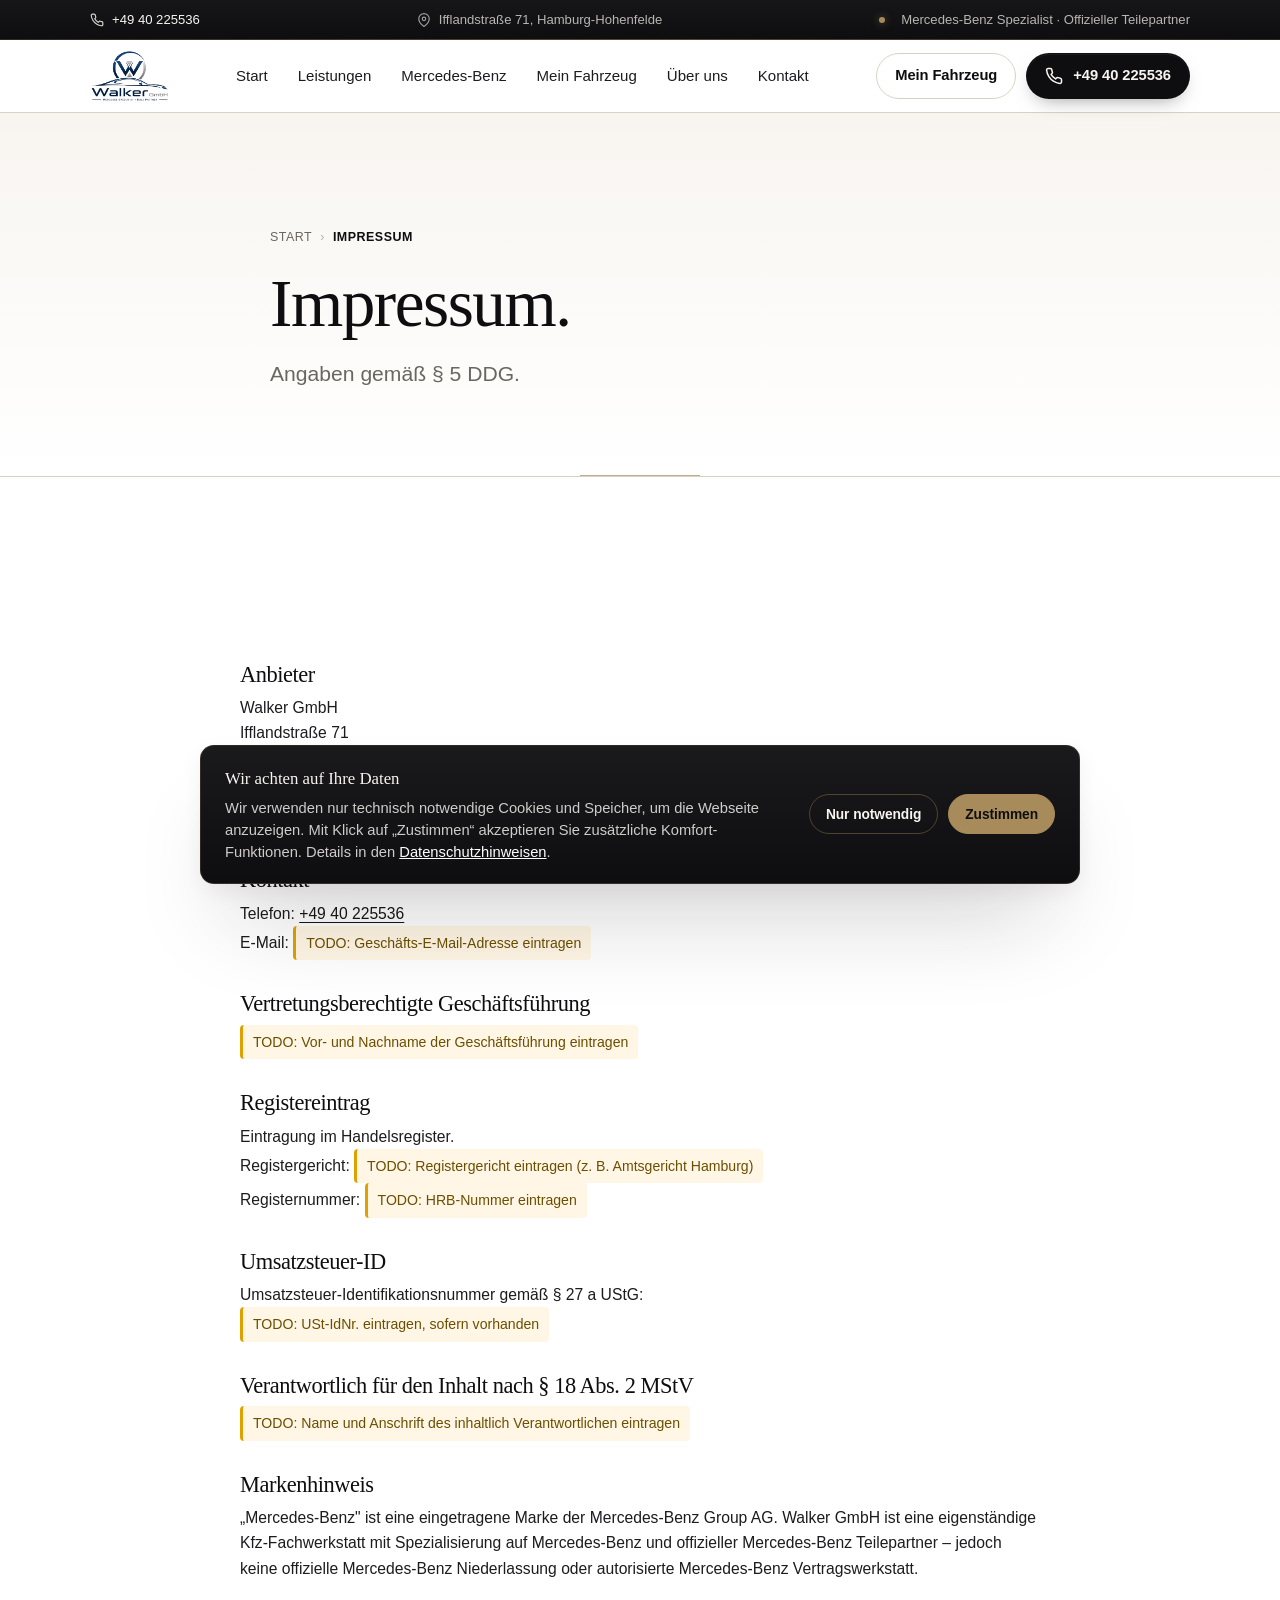
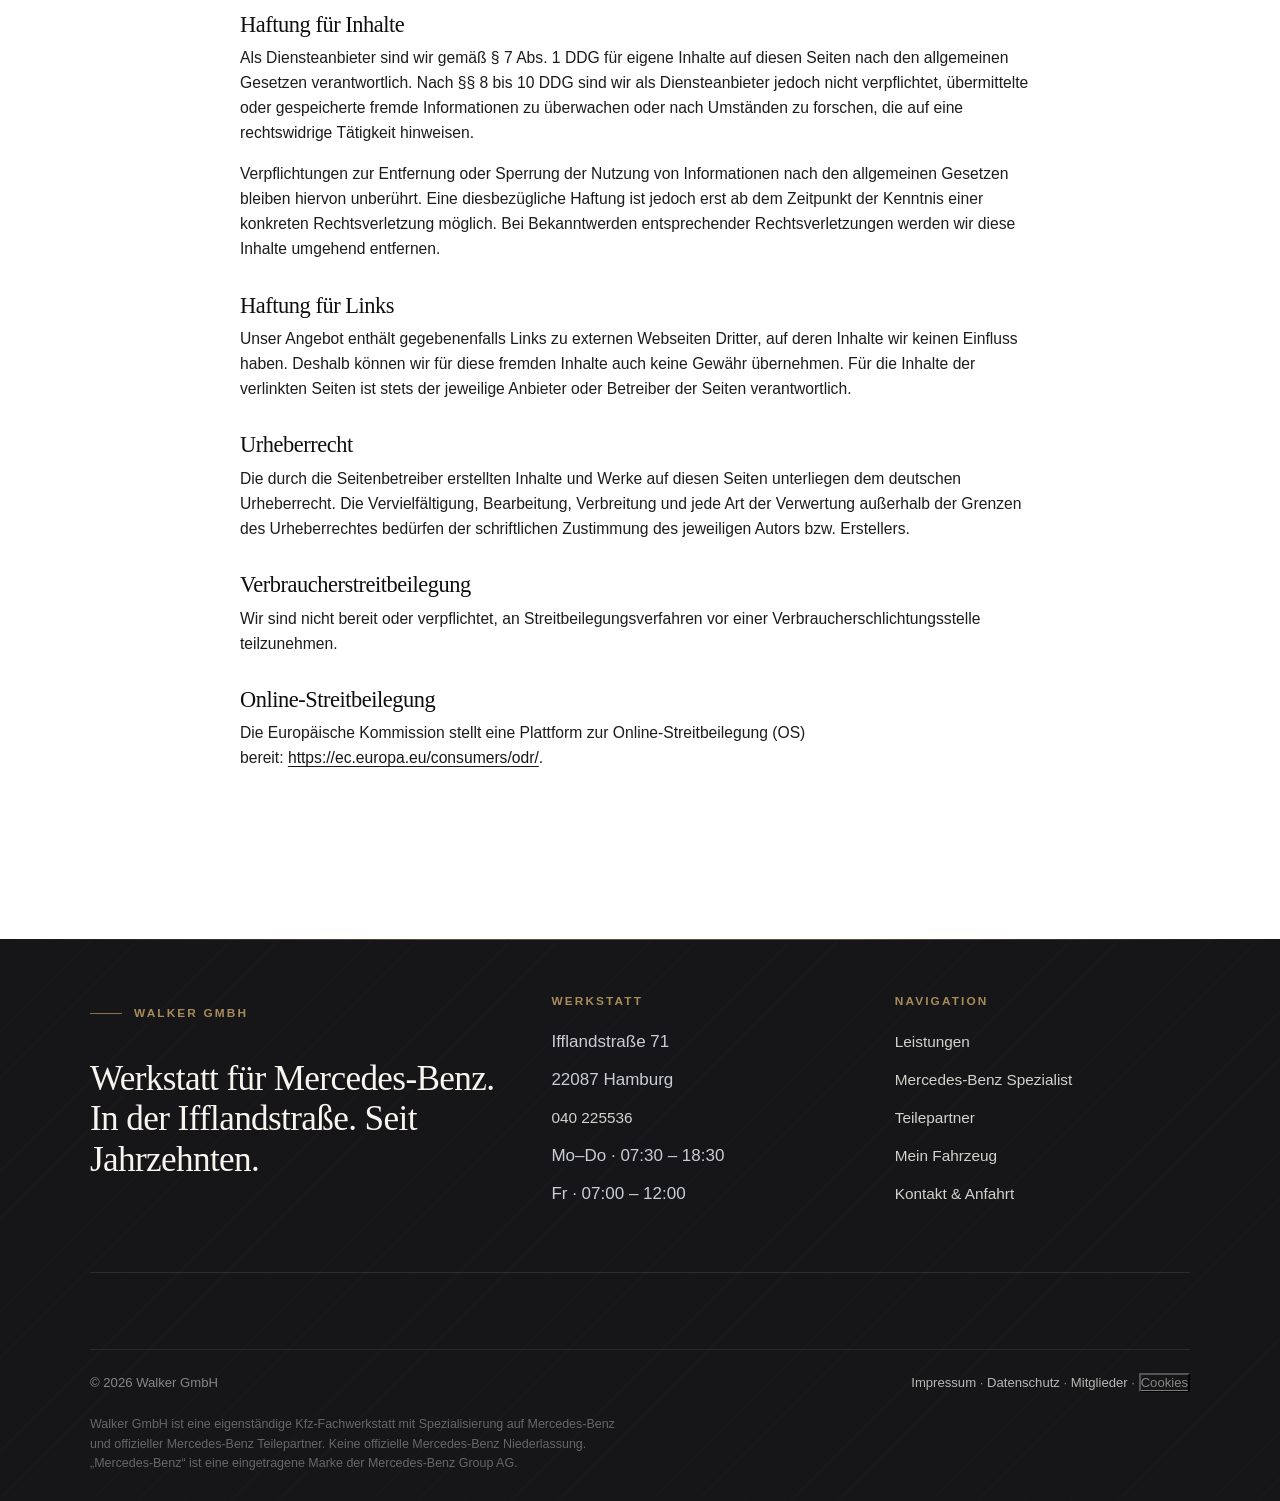
<file: impressum.html>
<!doctype html>
<html lang="de">
<head>
<meta charset="utf-8">
<meta name="viewport" content="width=device-width, initial-scale=1, viewport-fit=cover">
<script>
(function(){
  var V='2026-06-10-r6';
  try{
    if(localStorage.getItem('app-version')!==V){
      localStorage.removeItem('app-content');
      localStorage.setItem('app-version',V);
    }
  }catch(e){}
  try{
    if('serviceWorker' in navigator){
      navigator.serviceWorker.getRegistrations()
        .then(function(rs){rs.forEach(function(r){r.unregister();});}).catch(function(){});
    }
  }catch(e){}
})();
</script>
<title>Impressum – Walker GmbH</title>
<meta name="description" content="Impressum von Walker GmbH, Ifflandstraße 71, 22087 Hamburg.">
<link rel="canonical" href="https://walker-kfz.de/impressum.html">
<meta name="robots" content="noindex,follow">
<meta property="og:type" content="business.business">
<meta property="og:title" content="Impressum – Walker GmbH">
<meta property="og:description" content="Impressum von Walker GmbH, Ifflandstraße 71, 22087 Hamburg.">
<meta property="og:url" content="https://walker-kfz.de/impressum.html">
<meta property="og:image" content="https://walker-kfz.de/foto-diagnose.jpg">
<meta property="og:image:width" content="1200">
<meta property="og:image:height" content="800">
<meta property="og:site_name" content="Walker GmbH">
<meta property="og:locale" content="de_DE">
<meta name="twitter:card" content="summary_large_image">
<meta name="theme-color" content="#0A0A0B">
<link rel="icon" type="image/png" href="favicon.png">
<link rel="apple-touch-icon" href="favicon.png">
<link rel="manifest" href="manifest.json">
<meta name="color-scheme" content="light">
<meta http-equiv="Content-Security-Policy" content="default-src 'self'; img-src 'self' data:; script-src 'self' 'unsafe-inline' https://cdn.jsdelivr.net; style-src 'self' 'unsafe-inline' https://fonts.googleapis.com; font-src 'self' https://fonts.gstatic.com; connect-src 'self' https://*.supabase.co wss://*.supabase.co; frame-src 'none'; object-src 'none'; base-uri 'self'; form-action 'self'">
<link rel="preconnect" href="https://fonts.googleapis.com">
<link rel="preconnect" href="https://fonts.gstatic.com" crossorigin>
<link rel="dns-prefetch" href="https://cdn.jsdelivr.net">
<link href="https://fonts.googleapis.com/css2?family=Fraunces:opsz,wght@9..144,400;9..144,500;9..144,600&family=Inter:wght@400;500;600;700&display=swap" rel="stylesheet">
<style>
:root{--navy:#1A1A1C;--white:#fff;--anthracite:#111827;--silver:#F4F4F6;--ink:#0A0A0B}
*,*::before,*::after{box-sizing:border-box}
html,body{margin:0;background:var(--white);color:var(--anthracite);font-family:Inter,-apple-system,BlinkMacSystemFont,'Segoe UI',Roboto,sans-serif;line-height:1.6;-webkit-font-smoothing:antialiased}
.splash{position:fixed;inset:0;background:var(--white);z-index:9999;display:flex;align-items:center;justify-content:center;transition:opacity .4s cubic-bezier(.22,1,.36,1)}
.splash.hide{opacity:0;pointer-events:none}
.splash__mark{width:56px;height:56px;border-radius:14px;background:var(--navy);display:inline-flex;align-items:center;justify-content:center;color:var(--white);font-family:Georgia,serif;font-weight:700;font-size:1.6rem}
</style>
<link rel="stylesheet" href="styles.css?v=2026-06-10-r6">
<script type="application/ld+json">
{
  "@context": "https://schema.org",
  "@type": "BreadcrumbList",
  "itemListElement": [
    { "@type": "ListItem", "position": 1, "name": "Start", "item": "https://walker-kfz.de/" },
    { "@type": "ListItem", "position": 2, "name": "Impressum", "item": "https://walker-kfz.de/impressum.html" }
  ]
}
</script>
</head>
<body>
<div class="splash" id="splash" aria-hidden="true"><span class="splash__mark">W</span></div>
<a class="skip-link" href="#main">Zum Inhalt springen</a>

<div class="topbar" role="region" aria-label="Kontakt und Adresse">
  <div class="container topbar__row">
    <a class="topbar__item" href="tel:+4940225536" aria-label="Telefonnummer anrufen">
      <svg width="14" height="14" viewBox="0 0 24 24" fill="none" stroke="currentColor" stroke-width="2" stroke-linecap="round" stroke-linejoin="round" aria-hidden="true"><path d="M22 16.92v3a2 2 0 0 1-2.18 2 19.79 19.79 0 0 1-8.63-3.07 19.5 19.5 0 0 1-6-6A19.79 19.79 0 0 1 2.12 4.18 2 2 0 0 1 4.11 2h3a2 2 0 0 1 2 1.72c.13.96.36 1.9.7 2.81a2 2 0 0 1-.45 2.11L8.09 9.91a16 16 0 0 0 6 6l1.27-1.27a2 2 0 0 1 2.11-.45c.91.34 1.85.57 2.81.7a2 2 0 0 1 1.72 2z"/></svg>
      <span data-bind="phone">+49 40 225536</span>
    </a>
    <span class="topbar__item">
      <svg width="14" height="14" viewBox="0 0 24 24" fill="none" stroke="currentColor" stroke-width="2" stroke-linecap="round" stroke-linejoin="round" aria-hidden="true"><path d="M21 10c0 7-9 13-9 13S3 17 3 10a9 9 0 0 1 18 0z"/><circle cx="12" cy="10" r="3"/></svg>
      Ifflandstraße 71, Hamburg-Hohenfelde
    </span>
    <span class="topbar__item topbar__hint"><span class="dot"></span>Mercedes-Benz Spezialist · Offizieller Teilepartner</span>
  </div>
</div>

<header class="header">
  <div class="container header__row">
    <a class="brand" data-nav href="index.html" aria-label="Walker GmbH – Startseite">
      <img class="brand__logo" data-img-slot="logo" src="logo.png" alt="Walker GmbH – Mercedes-Benz Spezialist" width="180" height="80">
    </a>
    <nav class="nav" aria-label="Hauptnavigation">
      <a class="nav__link" data-nav href="index.html">Start</a>
      <a class="nav__link" data-nav href="leistungen.html">Leistungen</a>
      <a class="nav__link" data-nav href="mercedes-spezialist.html">Mercedes-Benz</a>
      <a class="nav__link" data-nav href="mein-fahrzeug.html">Mein Fahrzeug</a>
      <a class="nav__link" data-nav href="ueber-uns.html">Über uns</a>
      <a class="nav__link" data-nav href="kontakt.html">Kontakt</a>
    </nav>
    <div class="header__cta">
      <a class="btn btn--ghost btn--sm" href="mein-fahrzeug.html">Mein Fahrzeug</a>
      <a class="btn btn--primary btn--sm" href="tel:+4940225536"><svg width="16" height="16" viewBox="0 0 24 24" fill="none" stroke="currentColor" stroke-width="2" stroke-linecap="round" stroke-linejoin="round" aria-hidden="true"><path d="M22 16.92v3a2 2 0 0 1-2.18 2 19.79 19.79 0 0 1-8.63-3.07 19.5 19.5 0 0 1-6-6A19.79 19.79 0 0 1 2.12 4.18 2 2 0 0 1 4.11 2h3a2 2 0 0 1 2 1.72c.13.96.36 1.9.7 2.81a2 2 0 0 1-.45 2.11L8.09 9.91a16 16 0 0 0 6 6l1.27-1.27a2 2 0 0 1 2.11-.45c.91.34 1.85.57 2.81.7a2 2 0 0 1 1.72 2z"/></svg><span data-bind="phone">+49 40 225536</span></a>
      <button class="burger" type="button" aria-label="Menü öffnen" aria-expanded="false" aria-controls="drawer" data-burger>
        <span></span><span></span><span></span>
      </button>
    </div>
  </div>
</header>

<aside class="drawer" id="drawer" aria-hidden="true" data-drawer aria-label="Menü">
  <div class="drawer__head">
    <img class="drawer__logo" data-img-slot="logo" src="logo.png" alt="Walker GmbH" width="180" height="80">
    <button class="drawer__close" type="button" aria-label="Menü schließen" data-drawer-close>
      <svg width="22" height="22" viewBox="0 0 24 24" fill="none" stroke="currentColor" stroke-width="2" stroke-linecap="round" stroke-linejoin="round" aria-hidden="true"><path d="M18 6 6 18"/><path d="m6 6 12 12"/></svg>
    </button>
  </div>
  <ul class="drawer__nav" role="list">
    <li><a data-nav href="index.html">Start</a></li>
    <li><a data-nav href="leistungen.html">Leistungen</a></li>
    <li><a data-nav href="mercedes-spezialist.html">Mercedes-Benz Spezialist</a></li>
    <li><a data-nav href="teilepartner.html">Teilepartner</a></li>
    <li><a data-nav href="ueber-uns.html">Über uns</a></li>
    <li><a data-nav href="kontakt.html">Kontakt & Anfahrt</a></li>
    <li><a data-nav href="mein-fahrzeug.html">Mein Fahrzeug — Status</a></li>
  </ul>
  <div class="drawer__cta">
    <a class="btn btn--blue btn--block" href="tel:+4940225536">Jetzt anrufen · <span data-bind="phone">+49 40 225536</span></a>
    <a class="btn btn--light btn--block" href="kontakt.html">Adresse &amp; Anfahrt</a>
  </div>
  <div class="drawer__contact">
    Walker GmbH<br>Ifflandstraße 71, 22087 Hamburg<br>Telefon: <a href="tel:+4940225536"><span data-bind="phone">+49 40 225536</span></a><br><br>Mo–Do 07:30–18:30<br>Fr 07:00–12:00<br>Sa, So geschlossen
  </div>
</aside>

<div class="notice" hidden data-notice></div>

<main id="main">

  <section class="page-hero">
    <div class="container page-hero__grid">
        <nav class="breadcrumbs" aria-label="Brotkrumennavigation">
          <a href="index.html">Start</a> <span>›</span> <span aria-current="page">Impressum</span>
        </nav>
        <h1>Impressum.</h1>
        <p class="lead">Angaben gemäß § 5 DDG.</p>
      </div>
  </section>

  <section class="section">
    <div class="container">
      <div class="legal">

        <h2>Anbieter</h2>
        <p>
          Walker GmbH<br>
          Ifflandstraße 71<br>
          22087 Hamburg<br>
          Deutschland
        </p>
        <p>Rechtsform: Gesellschaft mit beschränkter Haftung (GmbH)</p>

        <h2>Kontakt</h2>
        <p>
          Telefon: <a href="tel:+4940225536"><span data-bind="phone">+49 40 225536</span></a><br>
          E-Mail: <span class="todo">TODO: Geschäfts-E-Mail-Adresse eintragen</span>
        </p>

        <h2>Vertretungsberechtigte Geschäftsführung</h2>
        <p><span class="todo">TODO: Vor- und Nachname der Geschäftsführung eintragen</span></p>

        <h2>Registereintrag</h2>
        <p>
          Eintragung im Handelsregister.<br>
          Registergericht: <span class="todo">TODO: Registergericht eintragen (z.&nbsp;B. Amtsgericht Hamburg)</span><br>
          Registernummer: <span class="todo">TODO: HRB-Nummer eintragen</span>
        </p>

        <h2>Umsatzsteuer-ID</h2>
        <p>
          Umsatzsteuer-Identifikationsnummer gemäß § 27 a UStG:<br>
          <span class="todo">TODO: USt-IdNr. eintragen, sofern vorhanden</span>
        </p>

        <h2>Verantwortlich für den Inhalt nach § 18 Abs. 2 MStV</h2>
        <p>
          <span class="todo">TODO: Name und Anschrift des inhaltlich Verantwortlichen eintragen</span>
        </p>

        <h2>Markenhinweis</h2>
        <p>„Mercedes-Benz" ist eine eingetragene Marke der Mercedes-Benz Group AG. Walker GmbH ist eine eigenständige Kfz-Fachwerkstatt mit Spezialisierung auf Mercedes-Benz und offizieller Mercedes-Benz Teilepartner – jedoch keine offizielle Mercedes-Benz Niederlassung oder autorisierte Mercedes-Benz Vertragswerkstatt.</p>

        <h2>Haftung für Inhalte</h2>
        <p>Als Diensteanbieter sind wir gemäß § 7 Abs. 1 DDG für eigene Inhalte auf diesen Seiten nach den allgemeinen Gesetzen verantwortlich. Nach §§ 8 bis 10 DDG sind wir als Diensteanbieter jedoch nicht verpflichtet, übermittelte oder gespeicherte fremde Informationen zu überwachen oder nach Umständen zu forschen, die auf eine rechtswidrige Tätigkeit hinweisen.</p>
        <p>Verpflichtungen zur Entfernung oder Sperrung der Nutzung von Informationen nach den allgemeinen Gesetzen bleiben hiervon unberührt. Eine diesbezügliche Haftung ist jedoch erst ab dem Zeitpunkt der Kenntnis einer konkreten Rechtsverletzung möglich. Bei Bekanntwerden entsprechender Rechtsverletzungen werden wir diese Inhalte umgehend entfernen.</p>

        <h2>Haftung für Links</h2>
        <p>Unser Angebot enthält gegebenenfalls Links zu externen Webseiten Dritter, auf deren Inhalte wir keinen Einfluss haben. Deshalb können wir für diese fremden Inhalte auch keine Gewähr übernehmen. Für die Inhalte der verlinkten Seiten ist stets der jeweilige Anbieter oder Betreiber der Seiten verantwortlich.</p>

        <h2>Urheberrecht</h2>
        <p>Die durch die Seitenbetreiber erstellten Inhalte und Werke auf diesen Seiten unterliegen dem deutschen Urheberrecht. Die Vervielfältigung, Bearbeitung, Verbreitung und jede Art der Verwertung außerhalb der Grenzen des Urheberrechtes bedürfen der schriftlichen Zustimmung des jeweiligen Autors bzw. Erstellers.</p>

        <h2>Verbraucherstreitbeilegung</h2>
        <p>Wir sind nicht bereit oder verpflichtet, an Streitbeilegungsverfahren vor einer Verbraucherschlichtungsstelle teilzunehmen.</p>

        <h2>Online-Streitbeilegung</h2>
        <p>Die Europäische Kommission stellt eine Plattform zur Online-Streitbeilegung (OS) bereit: <a href="https://ec.europa.eu/consumers/odr/" target="_blank" rel="noopener noreferrer">https://ec.europa.eu/consumers/odr/</a>.</p>

      </div>
    </div>
  </section>

</main>

<footer class="footer footer--brand">
  <div class="container">
    <div class="footer__top">
      <div>
        <p class="eyebrow eyebrow--light">Walker GmbH</p>
        <p class="footer__lead">Werkstatt für Mercedes-Benz. In der Ifflandstraße. Seit Jahrzehnten.</p>
      </div>
      <div class="footer__col">
        <h4>Werkstatt</h4>
        <ul>
          <li>Ifflandstraße 71</li>
          <li>22087 Hamburg</li>
          <li><a href="tel:+4940225536">040 225536</a></li>
          <li>Mo–Do · 07:30 – 18:30</li>
          <li>Fr · 07:00 – 12:00</li>
        </ul>
      </div>
      <div class="footer__col">
        <h4>Navigation</h4>
        <ul>
          <li><a href="leistungen.html">Leistungen</a></li>
          <li><a href="mercedes-spezialist.html">Mercedes-Benz Spezialist</a></li>
          <li><a href="teilepartner.html">Teilepartner</a></li>
          <li><a href="mein-fahrzeug.html">Mein Fahrzeug</a></li>
          <li><a href="kontakt.html">Kontakt &amp; Anfahrt</a></li>
        </ul>
      </div>
    </div>
    <div class="footer__bottom">
      <span>© <span data-year>2026</span> Walker GmbH</span>
      <span><a href="impressum.html">Impressum</a> · <a href="datenschutz.html">Datenschutz</a> · <a href="admin.html">Mitglieder</a> · <button class="btn--link" type="button" data-cookie-open style="color:inherit;text-transform:inherit;letter-spacing:inherit;font-family:inherit;font-size:inherit;">Cookies</button></span>
    </div>
    <p class="footer__legal-note">
      Walker GmbH ist eine eigenständige Kfz-Fachwerkstatt mit Spezialisierung auf Mercedes-Benz und offizieller Mercedes-Benz Teilepartner. Keine offizielle Mercedes-Benz Niederlassung. „Mercedes-Benz“ ist eine eingetragene Marke der Mercedes-Benz Group AG.
    </p>
  </div>
</footer>

<div class="cookie-banner" role="dialog" aria-live="polite" aria-label="Cookie-Hinweis" aria-hidden="true" data-cookie-banner>
  <div class="cookie-banner__row">
    <div class="cookie-banner__text">
      <strong>Wir achten auf Ihre Daten</strong>
      Wir verwenden nur technisch notwendige Cookies und Speicher, um die Webseite anzuzeigen. Mit Klick auf „Zustimmen“ akzeptieren Sie zusätzliche Komfort-Funktionen. Details in den <a href="datenschutz.html" style="color:#fff;text-decoration:underline;">Datenschutzhinweisen</a>.
    </div>
    <div class="cookie-banner__actions">
      <button class="btn btn--ghost btn--sm" type="button" data-cookie="necessary">Nur notwendig</button>
      <button class="btn btn--blue btn--sm" type="button" data-cookie="all">Zustimmen</button>
    </div>
  </div>
</div>

<script src="config.js?v=2026-06-10-r6" defer></script>
<script src="db.js?v=2026-06-10-r6" defer></script>
<script src="script.js?v=2026-06-10-r6" defer></script>
</body>
</html>
</file>
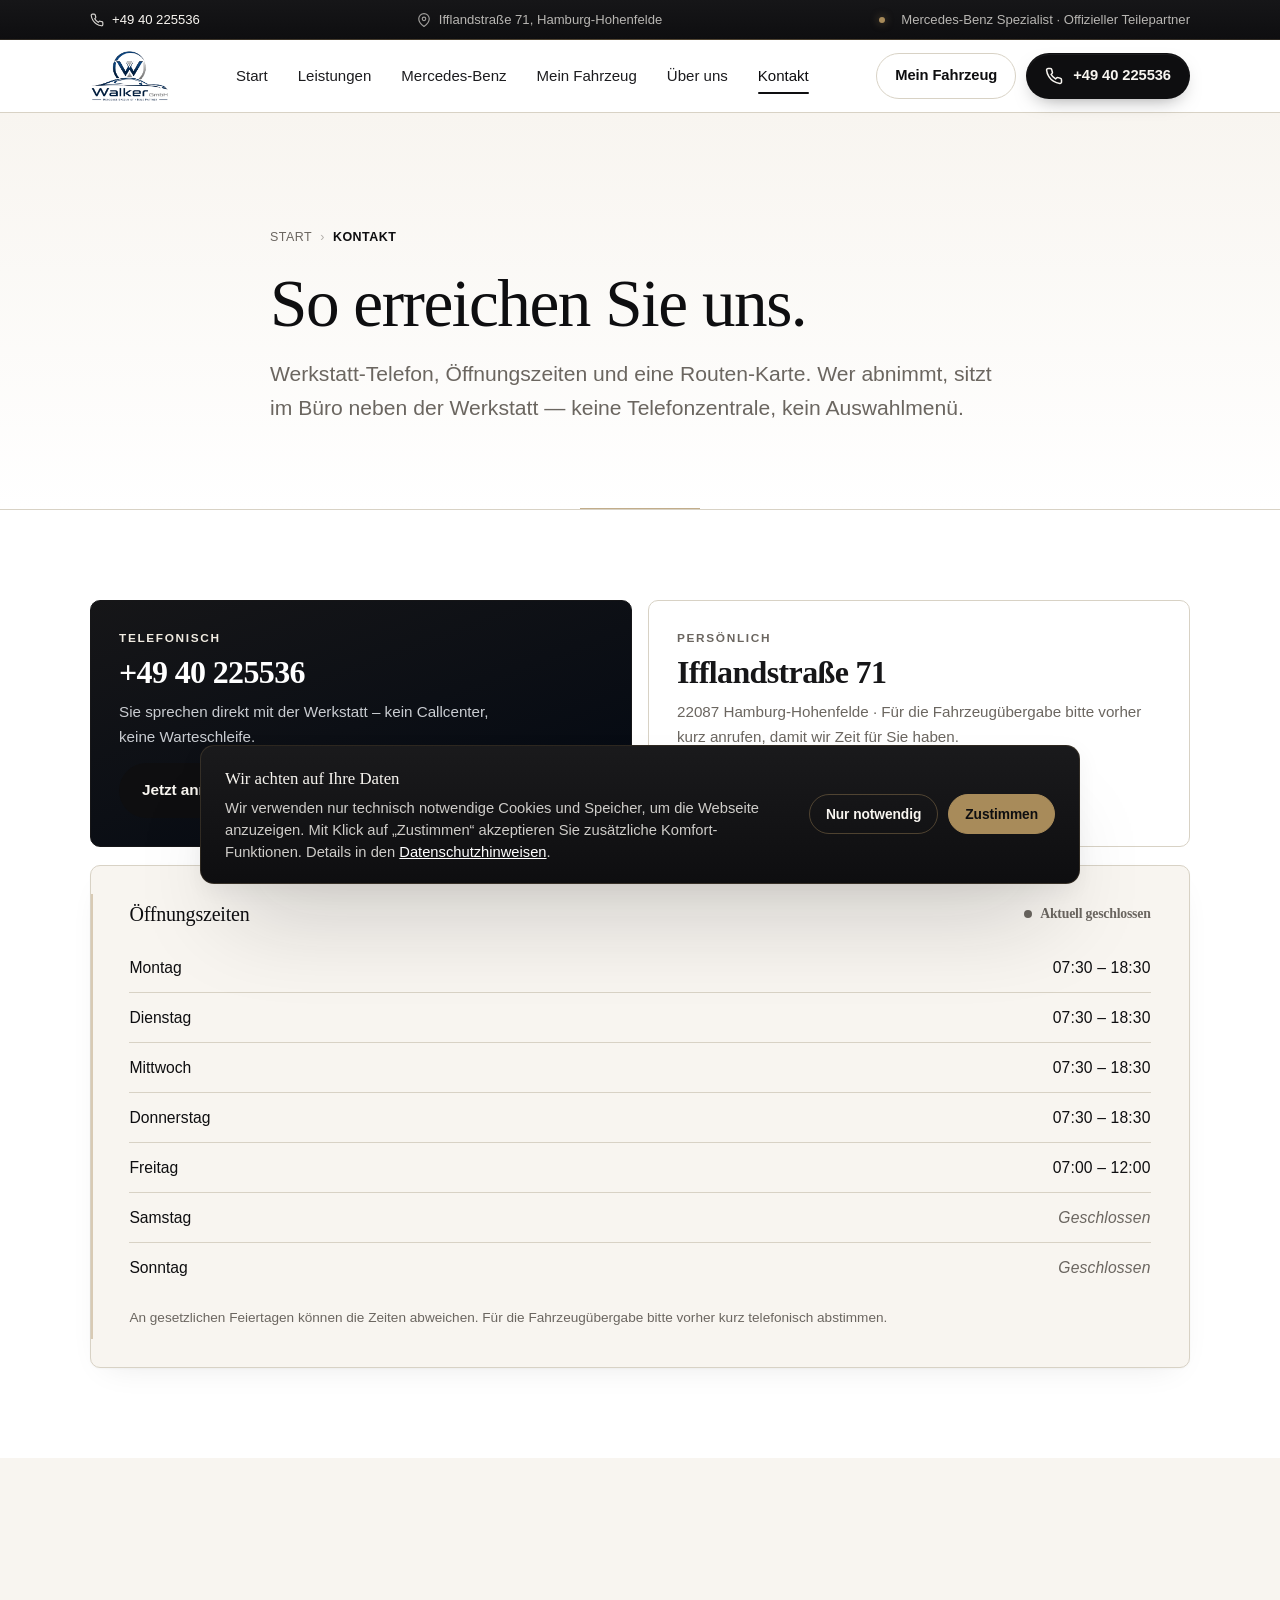
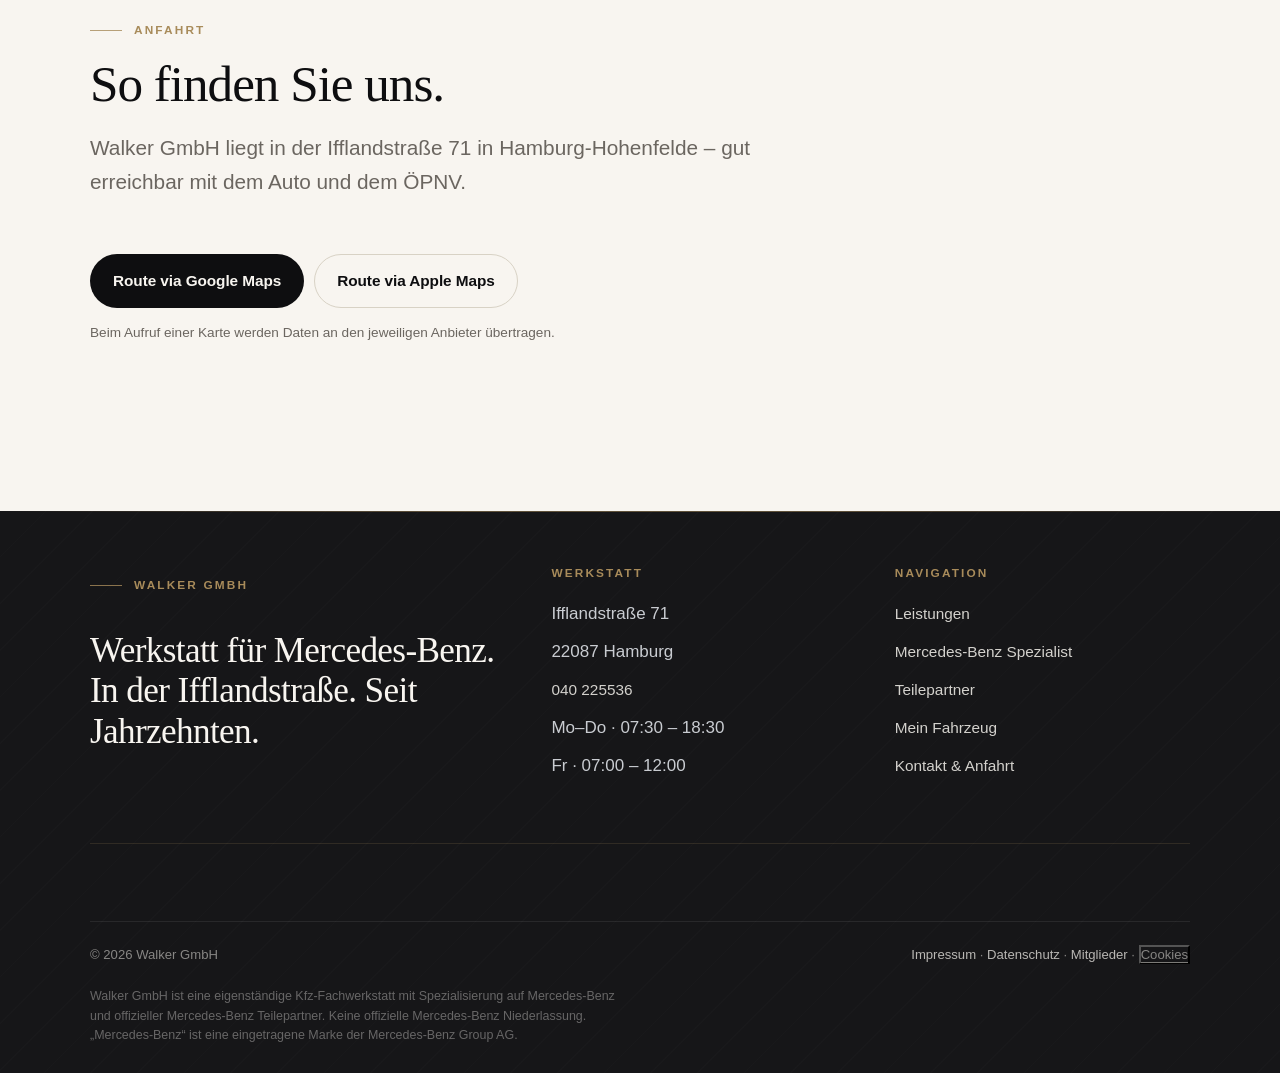
<file: kontakt.html>
<!doctype html>
<html lang="de">
<head>
<meta charset="utf-8">
<meta name="viewport" content="width=device-width, initial-scale=1, viewport-fit=cover">
<script>
(function(){
  var V='2026-06-10-r6';
  try{
    if(localStorage.getItem('app-version')!==V){
      localStorage.removeItem('app-content');
      localStorage.setItem('app-version',V);
    }
  }catch(e){}
  try{
    if('serviceWorker' in navigator){
      navigator.serviceWorker.getRegistrations()
        .then(function(rs){rs.forEach(function(r){r.unregister();});}).catch(function(){});
    }
  }catch(e){}
})();
</script>
<title>Kontakt & Anfahrt – Walker GmbH Hamburg-Hohenfelde</title>
<meta name="description" content="Walker GmbH: Ifflandstraße 71, 22087 Hamburg-Hohenfelde. Werkstatt-Telefon 040 225536 (Mo–Do 07:30–18:30, Fr 07:00–12:00). Routen-Karte und Anfahrt.">
<link rel="canonical" href="https://walker-kfz.de/kontakt.html">
<meta property="og:type" content="business.business">
<meta property="og:title" content="Kontakt & Anfahrt – Walker GmbH Hamburg-Hohenfelde">
<meta property="og:description" content="Walker GmbH: Ifflandstraße 71, 22087 Hamburg-Hohenfelde. Werkstatt-Telefon 040 225536 (Mo–Do 07:30–18:30, Fr 07:00–12:00). Routen-Karte und Anfahrt.">
<meta property="og:url" content="https://walker-kfz.de/kontakt.html">
<meta property="og:image" content="https://walker-kfz.de/foto-diagnose.jpg">
<meta property="og:image:width" content="1200">
<meta property="og:image:height" content="800">
<meta property="og:site_name" content="Walker GmbH">
<meta property="og:locale" content="de_DE">
<meta name="twitter:card" content="summary_large_image">
<meta name="theme-color" content="#0A0A0B">
<link rel="icon" type="image/png" href="favicon.png">
<link rel="apple-touch-icon" href="favicon.png">
<link rel="manifest" href="manifest.json">
<meta name="color-scheme" content="light">
<meta http-equiv="Content-Security-Policy" content="default-src 'self'; img-src 'self' data:; script-src 'self' 'unsafe-inline' https://cdn.jsdelivr.net; style-src 'self' 'unsafe-inline' https://fonts.googleapis.com; font-src 'self' https://fonts.gstatic.com; connect-src 'self' https://*.supabase.co wss://*.supabase.co; frame-src 'none'; object-src 'none'; base-uri 'self'; form-action 'self'">
<link rel="preconnect" href="https://fonts.googleapis.com">
<link rel="preconnect" href="https://fonts.gstatic.com" crossorigin>
<link rel="dns-prefetch" href="https://cdn.jsdelivr.net">
<link href="https://fonts.googleapis.com/css2?family=Fraunces:opsz,wght@9..144,400;9..144,500;9..144,600&family=Inter:wght@400;500;600;700&display=swap" rel="stylesheet">
<style>
:root{--navy:#1A1A1C;--white:#fff;--anthracite:#111827;--silver:#F4F4F6;--ink:#0A0A0B}
*,*::before,*::after{box-sizing:border-box}
html,body{margin:0;background:var(--white);color:var(--anthracite);font-family:Inter,-apple-system,BlinkMacSystemFont,'Segoe UI',Roboto,sans-serif;line-height:1.6;-webkit-font-smoothing:antialiased}
.splash{position:fixed;inset:0;background:var(--white);z-index:9999;display:flex;align-items:center;justify-content:center;transition:opacity .4s cubic-bezier(.22,1,.36,1)}
.splash.hide{opacity:0;pointer-events:none}
.splash__mark{width:56px;height:56px;border-radius:14px;background:var(--navy);display:inline-flex;align-items:center;justify-content:center;color:var(--white);font-family:Georgia,serif;font-weight:700;font-size:1.6rem}
</style>
<link rel="stylesheet" href="styles.css?v=2026-06-10-r6">
<script type="application/ld+json">
{
  "@context": "https://schema.org",
  "@type": "BreadcrumbList",
  "itemListElement": [
    { "@type": "ListItem", "position": 1, "name": "Start", "item": "https://walker-kfz.de/" },
    { "@type": "ListItem", "position": 2, "name": "Kontakt & Anfahrt", "item": "https://walker-kfz.de/kontakt.html" }
  ]
}
</script>
</head>
<body>
<div class="splash" id="splash" aria-hidden="true"><span class="splash__mark">W</span></div>
<a class="skip-link" href="#main">Zum Inhalt springen</a>

<div class="topbar" role="region" aria-label="Kontakt und Adresse">
  <div class="container topbar__row">
    <a class="topbar__item" href="tel:+4940225536" aria-label="Telefonnummer anrufen">
      <svg width="14" height="14" viewBox="0 0 24 24" fill="none" stroke="currentColor" stroke-width="2" stroke-linecap="round" stroke-linejoin="round" aria-hidden="true"><path d="M22 16.92v3a2 2 0 0 1-2.18 2 19.79 19.79 0 0 1-8.63-3.07 19.5 19.5 0 0 1-6-6A19.79 19.79 0 0 1 2.12 4.18 2 2 0 0 1 4.11 2h3a2 2 0 0 1 2 1.72c.13.96.36 1.9.7 2.81a2 2 0 0 1-.45 2.11L8.09 9.91a16 16 0 0 0 6 6l1.27-1.27a2 2 0 0 1 2.11-.45c.91.34 1.85.57 2.81.7a2 2 0 0 1 1.72 2z"/></svg>
      <span data-bind="phone">+49 40 225536</span>
    </a>
    <span class="topbar__item">
      <svg width="14" height="14" viewBox="0 0 24 24" fill="none" stroke="currentColor" stroke-width="2" stroke-linecap="round" stroke-linejoin="round" aria-hidden="true"><path d="M21 10c0 7-9 13-9 13S3 17 3 10a9 9 0 0 1 18 0z"/><circle cx="12" cy="10" r="3"/></svg>
      Ifflandstraße 71, Hamburg-Hohenfelde
    </span>
    <span class="topbar__item topbar__hint"><span class="dot"></span>Mercedes-Benz Spezialist · Offizieller Teilepartner</span>
  </div>
</div>

<header class="header">
  <div class="container header__row">
    <a class="brand" data-nav href="index.html" aria-label="Walker GmbH – Startseite">
      <img class="brand__logo" data-img-slot="logo" src="logo.png" alt="Walker GmbH – Mercedes-Benz Spezialist" width="180" height="80">
    </a>
    <nav class="nav" aria-label="Hauptnavigation">
      <a class="nav__link" data-nav href="index.html">Start</a>
      <a class="nav__link" data-nav href="leistungen.html">Leistungen</a>
      <a class="nav__link" data-nav href="mercedes-spezialist.html">Mercedes-Benz</a>
      <a class="nav__link" data-nav href="mein-fahrzeug.html">Mein Fahrzeug</a>
      <a class="nav__link" data-nav href="ueber-uns.html">Über uns</a>
      <a class="nav__link" data-nav href="kontakt.html">Kontakt</a>
    </nav>
    <div class="header__cta">
      <a class="btn btn--ghost btn--sm" href="mein-fahrzeug.html">Mein Fahrzeug</a>
      <a class="btn btn--primary btn--sm" href="tel:+4940225536"><svg width="16" height="16" viewBox="0 0 24 24" fill="none" stroke="currentColor" stroke-width="2" stroke-linecap="round" stroke-linejoin="round" aria-hidden="true"><path d="M22 16.92v3a2 2 0 0 1-2.18 2 19.79 19.79 0 0 1-8.63-3.07 19.5 19.5 0 0 1-6-6A19.79 19.79 0 0 1 2.12 4.18 2 2 0 0 1 4.11 2h3a2 2 0 0 1 2 1.72c.13.96.36 1.9.7 2.81a2 2 0 0 1-.45 2.11L8.09 9.91a16 16 0 0 0 6 6l1.27-1.27a2 2 0 0 1 2.11-.45c.91.34 1.85.57 2.81.7a2 2 0 0 1 1.72 2z"/></svg><span data-bind="phone">+49 40 225536</span></a>
      <button class="burger" type="button" aria-label="Menü öffnen" aria-expanded="false" aria-controls="drawer" data-burger>
        <span></span><span></span><span></span>
      </button>
    </div>
  </div>
</header>

<aside class="drawer" id="drawer" aria-hidden="true" data-drawer aria-label="Menü">
  <div class="drawer__head">
    <img class="drawer__logo" data-img-slot="logo" src="logo.png" alt="Walker GmbH" width="180" height="80">
    <button class="drawer__close" type="button" aria-label="Menü schließen" data-drawer-close>
      <svg width="22" height="22" viewBox="0 0 24 24" fill="none" stroke="currentColor" stroke-width="2" stroke-linecap="round" stroke-linejoin="round" aria-hidden="true"><path d="M18 6 6 18"/><path d="m6 6 12 12"/></svg>
    </button>
  </div>
  <ul class="drawer__nav" role="list">
    <li><a data-nav href="index.html">Start</a></li>
    <li><a data-nav href="leistungen.html">Leistungen</a></li>
    <li><a data-nav href="mercedes-spezialist.html">Mercedes-Benz Spezialist</a></li>
    <li><a data-nav href="teilepartner.html">Teilepartner</a></li>
    <li><a data-nav href="ueber-uns.html">Über uns</a></li>
    <li><a data-nav href="kontakt.html">Kontakt & Anfahrt</a></li>
    <li><a data-nav href="mein-fahrzeug.html">Mein Fahrzeug — Status</a></li>
  </ul>
  <div class="drawer__cta">
    <a class="btn btn--blue btn--block" href="tel:+4940225536">Jetzt anrufen · <span data-bind="phone">+49 40 225536</span></a>
    <a class="btn btn--light btn--block" href="kontakt.html">Adresse &amp; Anfahrt</a>
  </div>
  <div class="drawer__contact">
    Walker GmbH<br>Ifflandstraße 71, 22087 Hamburg<br>Telefon: <a href="tel:+4940225536"><span data-bind="phone">+49 40 225536</span></a><br><br>Mo–Do 07:30–18:30<br>Fr 07:00–12:00<br>Sa, So geschlossen
  </div>
</aside>

<div class="notice" hidden data-notice></div>

<main id="main">

  <section class="page-hero">
    <div class="container page-hero__grid">
        <nav class="breadcrumbs" aria-label="Brotkrumennavigation">
          <a href="index.html">Start</a> <span>›</span> <span aria-current="page">Kontakt</span>
        </nav>
        <h1>So erreichen Sie uns.</h1>
        <p class="lead">Werkstatt-Telefon, Öffnungszeiten und eine Routen-Karte. Wer abnimmt, sitzt im Büro neben der Werkstatt — keine Telefonzentrale, kein Auswahlmenü.</p>
      </div>
  </section>

  <section class="section section--tight">
    <div class="container">
      <div class="direct-grid reveal">
        <div class="contact-card contact-card--dark">
          <span class="contact-card__label">Telefonisch</span>
          <a class="contact-card__big" href="tel:+4940225536">+49 40 225536</a>
          <p>Sie sprechen direkt mit der Werkstatt – kein Callcenter, keine Warteschleife.</p>
          <a class="btn btn--blue" href="tel:+4940225536">Jetzt anrufen</a>
        </div>
        <div class="contact-card">
          <span class="contact-card__label">Persönlich</span>
          <span class="contact-card__big">Ifflandstraße 71</span>
          <p>22087 Hamburg-Hohenfelde · Für die Fahrzeugübergabe bitte vorher kurz anrufen, damit wir Zeit für Sie haben.</p>
          <details class="route-picker">
            <summary>
              <svg width="18" height="18" viewBox="0 0 24 24" fill="none" stroke="currentColor" stroke-width="2" stroke-linecap="round" stroke-linejoin="round" aria-hidden="true"><path d="M3 11l18-8-8 18-2-8-8-2z"/></svg>
              Route planen
              <svg class="chev" width="14" height="14" viewBox="0 0 24 24" fill="none" stroke="currentColor" stroke-width="2" stroke-linecap="round" stroke-linejoin="round" aria-hidden="true"><path d="m6 9 6 6 6-6"/></svg>
            </summary>
            <div class="route-picker__panel">
              <a class="route-picker__option" href="https://www.google.com/maps/dir/?api=1&amp;destination=Ifflandstra%C3%9Fe+71%2C+22087+Hamburg" target="_blank" rel="noopener noreferrer">
                <span><strong>Google Maps</strong><small>Android, Web, App</small></span>
              </a>
              <a class="route-picker__option" href="https://maps.apple.com/?daddr=Ifflandstra%C3%9Fe+71%2C+22087+Hamburg&amp;dirflg=d" target="_blank" rel="noopener noreferrer">
                <span><strong>Apple Maps</strong><small>iPhone, iPad, Mac</small></span>
              </a>
            </div>
          </details>
        </div>
      </div>

      <div class="hours-card" style="margin-top:18px;" data-hours>
        <h3 style="display:flex;align-items:center;justify-content:space-between;gap:14px;flex-wrap:wrap;">
          <span>Öffnungszeiten</span>
          <span class="live-status" data-live-status><span class="dot"></span><span data-live-label>—</span></span>
        </h3>
        <table class="hours">
          <tbody>
            <tr data-day="1" data-from="07:30" data-to="18:30"><th>Montag</th><td>07:30 – 18:30</td></tr>
            <tr data-day="2" data-from="07:30" data-to="18:30"><th>Dienstag</th><td>07:30 – 18:30</td></tr>
            <tr data-day="3" data-from="07:30" data-to="18:30"><th>Mittwoch</th><td>07:30 – 18:30</td></tr>
            <tr data-day="4" data-from="07:30" data-to="18:30"><th>Donnerstag</th><td>07:30 – 18:30</td></tr>
            <tr data-day="5" data-from="07:00" data-to="12:00"><th>Freitag</th><td>07:00 – 12:00</td></tr>
            <tr class="closed" data-day="6" data-closed><th>Samstag</th><td>Geschlossen</td></tr>
            <tr class="closed" data-day="0" data-closed><th>Sonntag</th><td>Geschlossen</td></tr>
          </tbody>
        </table>
        <p style="font-size:0.85rem;color:var(--muted);margin-top:14px;margin-bottom:0;">An gesetzlichen Feiertagen können die Zeiten abweichen. Für die Fahrzeugübergabe bitte vorher kurz telefonisch abstimmen.</p>
      </div>
    </div>
  </section>

  <section class="section section--soft">
    <div class="container">
      <div class="section__head section__head--left">
        <p class="eyebrow">Anfahrt</p>
        <h2>So finden Sie uns.</h2>
        <p class="lead" style="max-width:60ch;">Walker GmbH liegt in der Ifflandstraße 71 in Hamburg-Hohenfelde – gut erreichbar mit dem Auto und dem ÖPNV.</p>
      </div>
      <div style="display:flex;gap:10px;flex-wrap:wrap;">
        <a class="btn btn--blue" href="https://www.google.com/maps/dir/?api=1&amp;destination=Ifflandstra%C3%9Fe+71%2C+22087+Hamburg" target="_blank" rel="noopener noreferrer">Route via Google Maps</a>
        <a class="btn btn--light" href="https://maps.apple.com/?daddr=Ifflandstra%C3%9Fe+71%2C+22087+Hamburg&amp;dirflg=d" target="_blank" rel="noopener noreferrer">Route via Apple Maps</a>
      </div>
      <p style="font-size:0.85rem;color:var(--muted);margin-top:14px;">Beim Aufruf einer Karte werden Daten an den jeweiligen Anbieter übertragen.</p>
    </div>
  </section>

</main>

<footer class="footer footer--brand">
  <div class="container">
    <div class="footer__top">
      <div>
        <p class="eyebrow eyebrow--light">Walker GmbH</p>
        <p class="footer__lead">Werkstatt für Mercedes-Benz. In der Ifflandstraße. Seit Jahrzehnten.</p>
      </div>
      <div class="footer__col">
        <h4>Werkstatt</h4>
        <ul>
          <li>Ifflandstraße 71</li>
          <li>22087 Hamburg</li>
          <li><a href="tel:+4940225536">040 225536</a></li>
          <li>Mo–Do · 07:30 – 18:30</li>
          <li>Fr · 07:00 – 12:00</li>
        </ul>
      </div>
      <div class="footer__col">
        <h4>Navigation</h4>
        <ul>
          <li><a href="leistungen.html">Leistungen</a></li>
          <li><a href="mercedes-spezialist.html">Mercedes-Benz Spezialist</a></li>
          <li><a href="teilepartner.html">Teilepartner</a></li>
          <li><a href="mein-fahrzeug.html">Mein Fahrzeug</a></li>
          <li><a href="kontakt.html">Kontakt &amp; Anfahrt</a></li>
        </ul>
      </div>
    </div>
    <div class="footer__bottom">
      <span>© <span data-year>2026</span> Walker GmbH</span>
      <span><a href="impressum.html">Impressum</a> · <a href="datenschutz.html">Datenschutz</a> · <a href="admin.html">Mitglieder</a> · <button class="btn--link" type="button" data-cookie-open style="color:inherit;text-transform:inherit;letter-spacing:inherit;font-family:inherit;font-size:inherit;">Cookies</button></span>
    </div>
    <p class="footer__legal-note">
      Walker GmbH ist eine eigenständige Kfz-Fachwerkstatt mit Spezialisierung auf Mercedes-Benz und offizieller Mercedes-Benz Teilepartner. Keine offizielle Mercedes-Benz Niederlassung. „Mercedes-Benz“ ist eine eingetragene Marke der Mercedes-Benz Group AG.
    </p>
  </div>
</footer>

<div class="cookie-banner" role="dialog" aria-live="polite" aria-label="Cookie-Hinweis" aria-hidden="true" data-cookie-banner>
  <div class="cookie-banner__row">
    <div class="cookie-banner__text">
      <strong>Wir achten auf Ihre Daten</strong>
      Wir verwenden nur technisch notwendige Cookies und Speicher, um die Webseite anzuzeigen. Mit Klick auf „Zustimmen“ akzeptieren Sie zusätzliche Komfort-Funktionen. Details in den <a href="datenschutz.html" style="color:#fff;text-decoration:underline;">Datenschutzhinweisen</a>.
    </div>
    <div class="cookie-banner__actions">
      <button class="btn btn--ghost btn--sm" type="button" data-cookie="necessary">Nur notwendig</button>
      <button class="btn btn--blue btn--sm" type="button" data-cookie="all">Zustimmen</button>
    </div>
  </div>
</div>

<script src="config.js?v=2026-06-10-r6" defer></script>
<script src="db.js?v=2026-06-10-r6" defer></script>
<script src="script.js?v=2026-06-10-r6" defer></script>
</body>
</html>
</file>
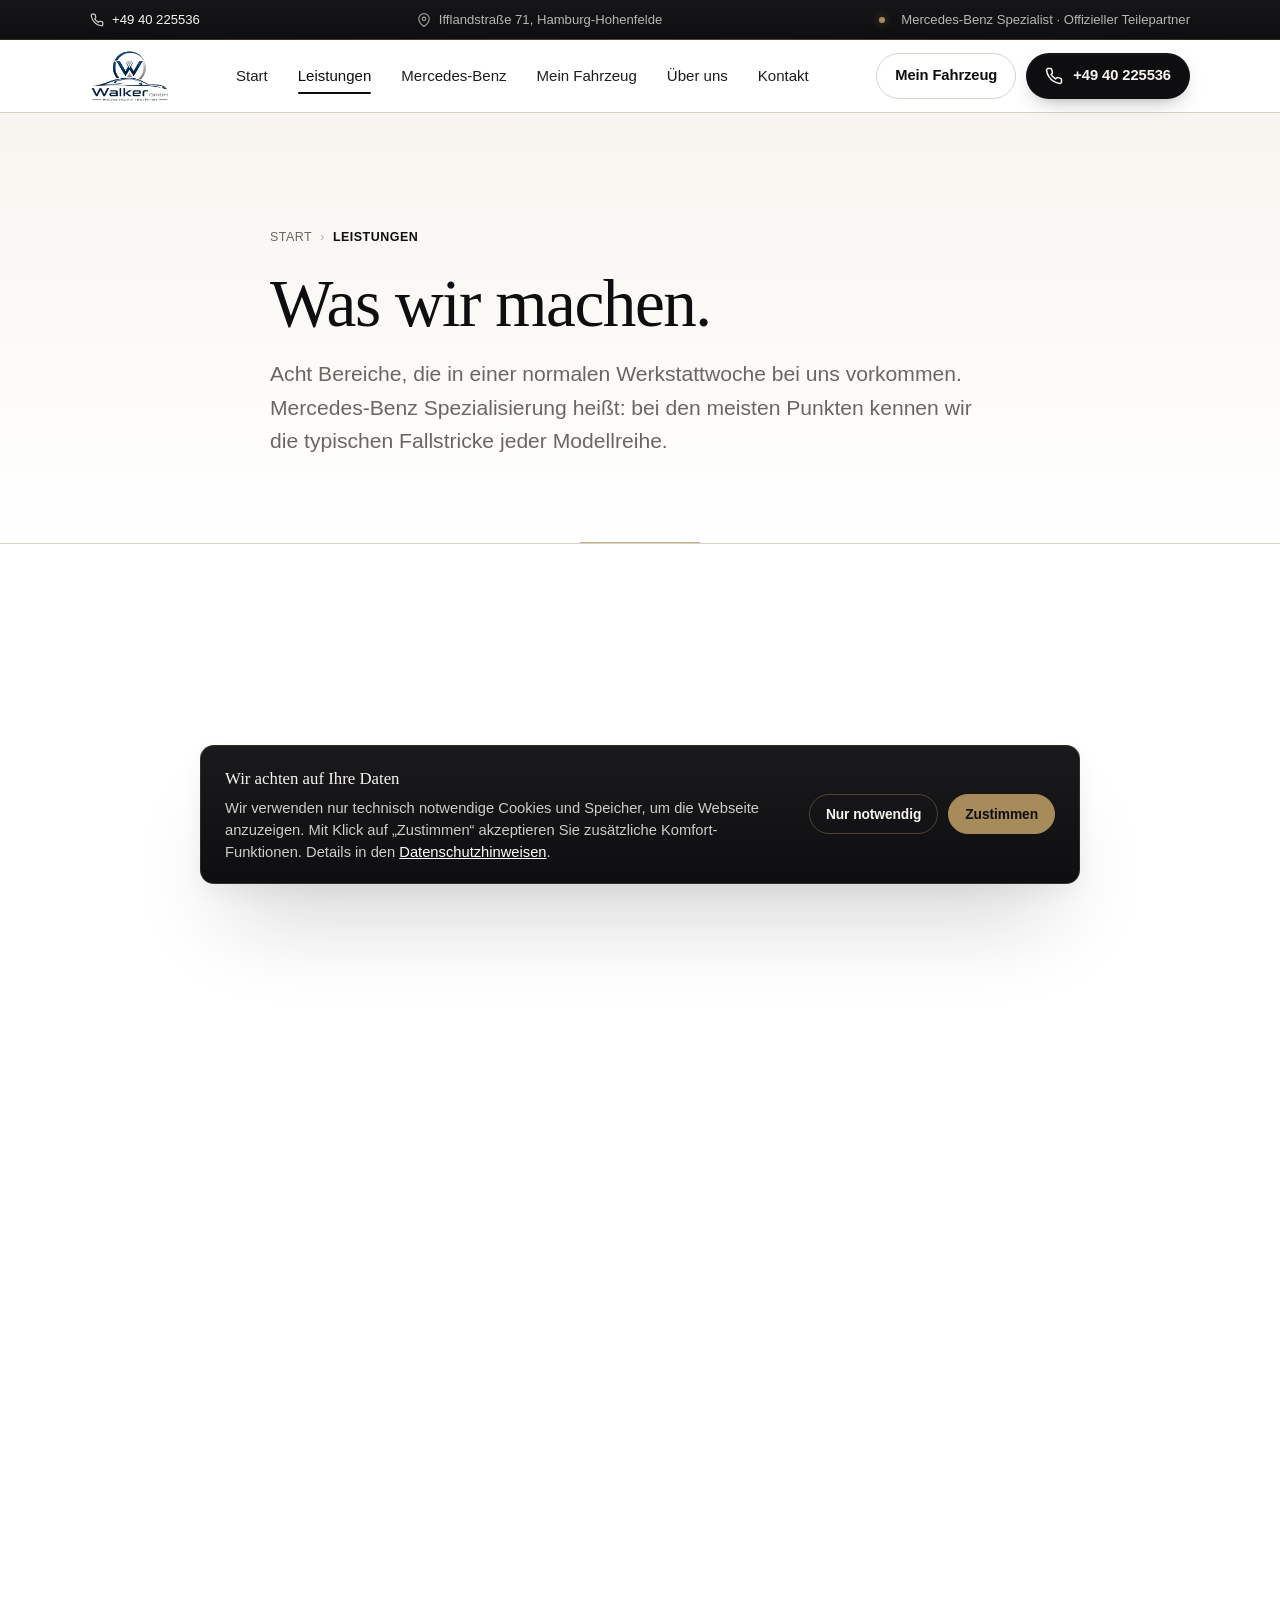
<file: leistungen.html>
<!doctype html>
<html lang="de">
<head>
<meta charset="utf-8">
<meta name="viewport" content="width=device-width, initial-scale=1, viewport-fit=cover">
<script>
(function(){
  var V='2026-06-10-r6';
  try{
    if(localStorage.getItem('app-version')!==V){
      localStorage.removeItem('app-content');
      localStorage.setItem('app-version',V);
    }
  }catch(e){}
  try{
    if('serviceWorker' in navigator){
      navigator.serviceWorker.getRegistrations()
        .then(function(rs){rs.forEach(function(r){r.unregister();});}).catch(function(){});
    }
  }catch(e){}
})();
</script>
<title>Leistungen – Mercedes-Benz Service in Hamburg | Walker GmbH</title>
<meta name="description" content="Acht Bereiche in einer normalen Werkstattwoche bei Walker GmbH. Mercedes-Benz Spezialist in Hamburg-Hohenfelde, offizieller Teilepartner — Diagnose, Service, Reparatur.">
<link rel="canonical" href="https://walker-kfz.de/leistungen.html">
<meta property="og:type" content="business.business">
<meta property="og:title" content="Leistungen – Mercedes-Benz Service in Hamburg | Walker GmbH">
<meta property="og:description" content="Acht Bereiche in einer normalen Werkstattwoche bei Walker GmbH. Mercedes-Benz Spezialist in Hamburg-Hohenfelde, offizieller Teilepartner — Diagnose, Service, Reparatur.">
<meta property="og:url" content="https://walker-kfz.de/leistungen.html">
<meta property="og:image" content="https://walker-kfz.de/foto-diagnose.jpg">
<meta property="og:image:width" content="1200">
<meta property="og:image:height" content="800">
<meta property="og:site_name" content="Walker GmbH">
<meta property="og:locale" content="de_DE">
<meta name="twitter:card" content="summary_large_image">
<meta name="theme-color" content="#0A0A0B">
<link rel="icon" type="image/png" href="favicon.png">
<link rel="apple-touch-icon" href="favicon.png">
<link rel="manifest" href="manifest.json">
<meta name="color-scheme" content="light">
<meta http-equiv="Content-Security-Policy" content="default-src 'self'; img-src 'self' data:; script-src 'self' 'unsafe-inline' https://cdn.jsdelivr.net; style-src 'self' 'unsafe-inline' https://fonts.googleapis.com; font-src 'self' https://fonts.gstatic.com; connect-src 'self' https://*.supabase.co wss://*.supabase.co; frame-src 'none'; object-src 'none'; base-uri 'self'; form-action 'self'">
<link rel="preconnect" href="https://fonts.googleapis.com">
<link rel="preconnect" href="https://fonts.gstatic.com" crossorigin>
<link rel="dns-prefetch" href="https://cdn.jsdelivr.net">
<link href="https://fonts.googleapis.com/css2?family=Fraunces:opsz,wght@9..144,400;9..144,500;9..144,600&family=Inter:wght@400;500;600;700&display=swap" rel="stylesheet">
<style>
:root{--navy:#1A1A1C;--white:#fff;--anthracite:#111827;--silver:#F4F4F6;--ink:#0A0A0B}
*,*::before,*::after{box-sizing:border-box}
html,body{margin:0;background:var(--white);color:var(--anthracite);font-family:Inter,-apple-system,BlinkMacSystemFont,'Segoe UI',Roboto,sans-serif;line-height:1.6;-webkit-font-smoothing:antialiased}
.splash{position:fixed;inset:0;background:var(--white);z-index:9999;display:flex;align-items:center;justify-content:center;transition:opacity .4s cubic-bezier(.22,1,.36,1)}
.splash.hide{opacity:0;pointer-events:none}
.splash__mark{width:56px;height:56px;border-radius:14px;background:var(--navy);display:inline-flex;align-items:center;justify-content:center;color:var(--white);font-family:Georgia,serif;font-weight:700;font-size:1.6rem}
</style>
<link rel="stylesheet" href="styles.css?v=2026-06-10-r6">
<script type="application/ld+json">
{
  "@context": "https://schema.org",
  "@type": "BreadcrumbList",
  "itemListElement": [
    { "@type": "ListItem", "position": 1, "name": "Start", "item": "https://walker-kfz.de/" },
    { "@type": "ListItem", "position": 2, "name": "Leistungen", "item": "https://walker-kfz.de/leistungen.html" }
  ]
}
</script>
</head>
<body>
<div class="splash" id="splash" aria-hidden="true"><span class="splash__mark">W</span></div>
<a class="skip-link" href="#main">Zum Inhalt springen</a>

<div class="topbar" role="region" aria-label="Kontakt und Adresse">
  <div class="container topbar__row">
    <a class="topbar__item" href="tel:+4940225536" aria-label="Telefonnummer anrufen">
      <svg width="14" height="14" viewBox="0 0 24 24" fill="none" stroke="currentColor" stroke-width="2" stroke-linecap="round" stroke-linejoin="round" aria-hidden="true"><path d="M22 16.92v3a2 2 0 0 1-2.18 2 19.79 19.79 0 0 1-8.63-3.07 19.5 19.5 0 0 1-6-6A19.79 19.79 0 0 1 2.12 4.18 2 2 0 0 1 4.11 2h3a2 2 0 0 1 2 1.72c.13.96.36 1.9.7 2.81a2 2 0 0 1-.45 2.11L8.09 9.91a16 16 0 0 0 6 6l1.27-1.27a2 2 0 0 1 2.11-.45c.91.34 1.85.57 2.81.7a2 2 0 0 1 1.72 2z"/></svg>
      <span data-bind="phone">+49 40 225536</span>
    </a>
    <span class="topbar__item">
      <svg width="14" height="14" viewBox="0 0 24 24" fill="none" stroke="currentColor" stroke-width="2" stroke-linecap="round" stroke-linejoin="round" aria-hidden="true"><path d="M21 10c0 7-9 13-9 13S3 17 3 10a9 9 0 0 1 18 0z"/><circle cx="12" cy="10" r="3"/></svg>
      Ifflandstraße 71, Hamburg-Hohenfelde
    </span>
    <span class="topbar__item topbar__hint"><span class="dot"></span>Mercedes-Benz Spezialist · Offizieller Teilepartner</span>
  </div>
</div>

<header class="header">
  <div class="container header__row">
    <a class="brand" data-nav href="index.html" aria-label="Walker GmbH – Startseite">
      <img class="brand__logo" data-img-slot="logo" src="logo.png" alt="Walker GmbH – Mercedes-Benz Spezialist" width="180" height="80">
    </a>
    <nav class="nav" aria-label="Hauptnavigation">
      <a class="nav__link" data-nav href="index.html">Start</a>
      <a class="nav__link" data-nav href="leistungen.html">Leistungen</a>
      <a class="nav__link" data-nav href="mercedes-spezialist.html">Mercedes-Benz</a>
      <a class="nav__link" data-nav href="mein-fahrzeug.html">Mein Fahrzeug</a>
      <a class="nav__link" data-nav href="ueber-uns.html">Über uns</a>
      <a class="nav__link" data-nav href="kontakt.html">Kontakt</a>
    </nav>
    <div class="header__cta">
      <a class="btn btn--ghost btn--sm" href="mein-fahrzeug.html">Mein Fahrzeug</a>
      <a class="btn btn--primary btn--sm" href="tel:+4940225536"><svg width="16" height="16" viewBox="0 0 24 24" fill="none" stroke="currentColor" stroke-width="2" stroke-linecap="round" stroke-linejoin="round" aria-hidden="true"><path d="M22 16.92v3a2 2 0 0 1-2.18 2 19.79 19.79 0 0 1-8.63-3.07 19.5 19.5 0 0 1-6-6A19.79 19.79 0 0 1 2.12 4.18 2 2 0 0 1 4.11 2h3a2 2 0 0 1 2 1.72c.13.96.36 1.9.7 2.81a2 2 0 0 1-.45 2.11L8.09 9.91a16 16 0 0 0 6 6l1.27-1.27a2 2 0 0 1 2.11-.45c.91.34 1.85.57 2.81.7a2 2 0 0 1 1.72 2z"/></svg><span data-bind="phone">+49 40 225536</span></a>
      <button class="burger" type="button" aria-label="Menü öffnen" aria-expanded="false" aria-controls="drawer" data-burger>
        <span></span><span></span><span></span>
      </button>
    </div>
  </div>
</header>

<aside class="drawer" id="drawer" aria-hidden="true" data-drawer aria-label="Menü">
  <div class="drawer__head">
    <img class="drawer__logo" data-img-slot="logo" src="logo.png" alt="Walker GmbH" width="180" height="80">
    <button class="drawer__close" type="button" aria-label="Menü schließen" data-drawer-close>
      <svg width="22" height="22" viewBox="0 0 24 24" fill="none" stroke="currentColor" stroke-width="2" stroke-linecap="round" stroke-linejoin="round" aria-hidden="true"><path d="M18 6 6 18"/><path d="m6 6 12 12"/></svg>
    </button>
  </div>
  <ul class="drawer__nav" role="list">
    <li><a data-nav href="index.html">Start</a></li>
    <li><a data-nav href="leistungen.html">Leistungen</a></li>
    <li><a data-nav href="mercedes-spezialist.html">Mercedes-Benz Spezialist</a></li>
    <li><a data-nav href="teilepartner.html">Teilepartner</a></li>
    <li><a data-nav href="ueber-uns.html">Über uns</a></li>
    <li><a data-nav href="kontakt.html">Kontakt & Anfahrt</a></li>
    <li><a data-nav href="mein-fahrzeug.html">Mein Fahrzeug — Status</a></li>
  </ul>
  <div class="drawer__cta">
    <a class="btn btn--blue btn--block" href="tel:+4940225536">Jetzt anrufen · <span data-bind="phone">+49 40 225536</span></a>
    <a class="btn btn--light btn--block" href="kontakt.html">Adresse &amp; Anfahrt</a>
  </div>
  <div class="drawer__contact">
    Walker GmbH<br>Ifflandstraße 71, 22087 Hamburg<br>Telefon: <a href="tel:+4940225536"><span data-bind="phone">+49 40 225536</span></a><br><br>Mo–Do 07:30–18:30<br>Fr 07:00–12:00<br>Sa, So geschlossen
  </div>
</aside>

<div class="notice" hidden data-notice></div>

<main id="main">

  <section class="page-hero">
    <div class="container page-hero__grid">
        <nav class="breadcrumbs" aria-label="Brotkrumennavigation">
          <a href="index.html">Start</a> <span>›</span> <span aria-current="page">Leistungen</span>
        </nav>
        <h1>Was wir machen.</h1>
        <p class="lead">Acht Bereiche, die in einer normalen Werkstattwoche bei uns vorkommen. Mercedes-Benz Spezialisierung heißt: bei den meisten Punkten kennen wir die typischen Fallstricke jeder Modellreihe.</p>
      </div>
  </section>

  <section class="section">
    <div class="container">
      <div class="services reveal">

        <article class="service" id="diagnose" data-service-id="diagnose">
          <span class="service__icon" aria-hidden="true"><svg width="22" height="22" viewBox="0 0 24 24" fill="none" stroke="currentColor" stroke-width="2" stroke-linecap="round" stroke-linejoin="round"><circle cx="12" cy="12" r="10"/><path d="M12 8v4l3 2"/></svg></span>
          <h3 data-service-title>Diagnose &amp; Fehleranalyse</h3>
          <p data-service-body>Fehlerspeicher auslesen, Sichtprüfung, kurze Probefahrt. Etwa eine Stunde, dann wissen wir, was los ist — und Sie hören, was es kosten würde, bevor wir anfangen.</p>
        </article>

        <article class="service" id="wartung" data-service-id="wartung">
          <span class="service__icon" aria-hidden="true"><svg width="22" height="22" viewBox="0 0 24 24" fill="none" stroke="currentColor" stroke-width="2" stroke-linecap="round" stroke-linejoin="round"><path d="M14.7 6.3a1 1 0 0 0-1.4 0L4 15.6V20h4.4l9.3-9.3a1 1 0 0 0 0-1.4l-3-3z"/><path d="m13 8 3 3"/></svg></span>
          <h3 data-service-title>Inspektion &amp; Wartung</h3>
          <p data-service-body>Service A oder B nach Vorgabe, Eintrag im Heft, Sichtprüfung der Sicherheits-Komponenten. Wenn beim Aufbocken noch etwas auffällt, rufen wir Sie an — wir machen es nicht einfach mit.</p>
        </article>

        <article class="service" id="oel" data-service-id="oel">
          <span class="service__icon" aria-hidden="true"><svg width="22" height="22" viewBox="0 0 24 24" fill="none" stroke="currentColor" stroke-width="2" stroke-linecap="round" stroke-linejoin="round"><path d="M3 7h18"/><path d="M6 7v10a2 2 0 0 0 2 2h8a2 2 0 0 0 2-2V7"/><path d="M9 7V5a2 2 0 0 1 2-2h2a2 2 0 0 1 2 2v2"/></svg></span>
          <h3 data-service-title>Ölservice &amp; Filterwechsel</h3>
          <p data-service-body>Motoröl nach Mercedes-Vorgabe, Ölfilter, Luftfilter, Innenraumfilter. Service-Intervall im Bordcomputer zurückgesetzt — sonst piept das Auto in zwei Wochen wieder.</p>
        </article>

        <article class="service" id="bremsen" data-service-id="bremsen">
          <span class="service__icon" aria-hidden="true"><svg width="22" height="22" viewBox="0 0 24 24" fill="none" stroke="currentColor" stroke-width="2" stroke-linecap="round" stroke-linejoin="round"><circle cx="12" cy="12" r="9"/><circle cx="12" cy="12" r="3"/></svg></span>
          <h3 data-service-title>Bremsen &amp; Fahrwerk</h3>
          <p data-service-body>Bremsbeläge, Bremsscheiben, Bremsflüssigkeit alle zwei Jahre, Stoßdämpfer und Spurstangen wenn fällig. Wir tauschen sicherheitsrelevante Teile nicht prophylaktisch — nur, wenn sie es brauchen.</p>
        </article>

        <article class="service" id="elektronik" data-service-id="elektronik">
          <span class="service__icon" aria-hidden="true"><svg width="22" height="22" viewBox="0 0 24 24" fill="none" stroke="currentColor" stroke-width="2" stroke-linecap="round" stroke-linejoin="round"><path d="M5 18a3 3 0 0 0 6 0V6a3 3 0 0 1 6 0v12"/><circle cx="12" cy="12" r="2"/></svg></span>
          <h3 data-service-title>Elektronik &amp; Steuergeräte</h3>
          <p data-service-body>Sensorik, Steuergeräte, Komfort-Elektronik, Assistenzsysteme. Codierung nach dem Tausch, damit das Auto nicht in einer Endlosschleife meldet, was wir gerade repariert haben.</p>
        </article>

        <article class="service" id="klima" data-service-id="klima">
          <span class="service__icon" aria-hidden="true"><svg width="22" height="22" viewBox="0 0 24 24" fill="none" stroke="currentColor" stroke-width="2" stroke-linecap="round" stroke-linejoin="round"><path d="M3 12a9 9 0 0 1 18 0"/><path d="M12 3v9l5 3"/></svg></span>
          <h3 data-service-title>Klimaservice</h3>
          <p data-service-body>Kältemittel kontrollieren, Dichtheit prüfen, Innenraumfilter wechseln. Sinnvoll einmal pro Jahr, am besten vor dem ersten warmen Tag — sonst sitzt man im Stau und schwitzt.</p>
        </article>

        <article class="service" id="reparatur" data-service-id="reparatur">
          <span class="service__icon" aria-hidden="true"><svg width="22" height="22" viewBox="0 0 24 24" fill="none" stroke="currentColor" stroke-width="2" stroke-linecap="round" stroke-linejoin="round"><path d="M12 22s8-4 8-12V5l-8-3-8 3v5c0 8 8 12 8 12Z"/><path d="m9 12 2 2 4-4"/></svg></span>
          <h3 data-service-title>Reparatur &amp; Instandsetzung</h3>
          <p data-service-body>Motorlauf, Kühlsystem, Riemen, Undichtigkeiten — die größeren Brocken. Diagnose kommt zuerst, Kostenrahmen kommt vor der Reparatur, Sie geben frei.</p>
        </article>

        <article class="service" id="teile" data-service-id="teile">
          <span class="service__icon" aria-hidden="true"><svg width="22" height="22" viewBox="0 0 24 24" fill="none" stroke="currentColor" stroke-width="2" stroke-linecap="round" stroke-linejoin="round"><path d="M12 22s8-4 8-12V5l-8-3-8 3v5c0 8 8 12 8 12Z"/></svg></span>
          <h3 data-service-title>Mercedes-Benz Ersatzteile</h3>
          <p data-service-body>Als offizieller Teilepartner haben wir die meisten Komponenten in 24–48 Stunden hier. Alternativ-Teile setzen wir nur auf Ihre Freigabe ein. <a href="teilepartner.html" style="color:var(--ink);font-weight:600;text-decoration:underline;text-underline-offset:3px;">Was der Status bedeutet</a>.</p>
        </article>

      </div>

      <div class="step-note" style="margin-top:36px;">
        Was nicht im Auftrag steht, wird nicht gemacht. Findet sich während der Reparatur etwas Zusätzliches — wir rufen an, bevor wir weitermachen.
      </div>

      <div style="text-align:center;margin-top:40px;display:flex;gap:10px;justify-content:center;flex-wrap:wrap;">
        <a class="btn btn--primary" href="tel:+4940225536">040 225536</a>
        <a class="btn btn--ghost" href="kontakt.html">Adresse &amp; Anfahrt</a>
      </div>
    </div>
  </section>

</main>

<footer class="footer footer--brand">
  <div class="container">
    <div class="footer__top">
      <div>
        <p class="eyebrow eyebrow--light">Walker GmbH</p>
        <p class="footer__lead">Werkstatt für Mercedes-Benz. In der Ifflandstraße. Seit Jahrzehnten.</p>
      </div>
      <div class="footer__col">
        <h4>Werkstatt</h4>
        <ul>
          <li>Ifflandstraße 71</li>
          <li>22087 Hamburg</li>
          <li><a href="tel:+4940225536">040 225536</a></li>
          <li>Mo–Do · 07:30 – 18:30</li>
          <li>Fr · 07:00 – 12:00</li>
        </ul>
      </div>
      <div class="footer__col">
        <h4>Navigation</h4>
        <ul>
          <li><a href="leistungen.html">Leistungen</a></li>
          <li><a href="mercedes-spezialist.html">Mercedes-Benz Spezialist</a></li>
          <li><a href="teilepartner.html">Teilepartner</a></li>
          <li><a href="mein-fahrzeug.html">Mein Fahrzeug</a></li>
          <li><a href="kontakt.html">Kontakt &amp; Anfahrt</a></li>
        </ul>
      </div>
    </div>
    <div class="footer__bottom">
      <span>© <span data-year>2026</span> Walker GmbH</span>
      <span><a href="impressum.html">Impressum</a> · <a href="datenschutz.html">Datenschutz</a> · <a href="admin.html">Mitglieder</a> · <button class="btn--link" type="button" data-cookie-open style="color:inherit;text-transform:inherit;letter-spacing:inherit;font-family:inherit;font-size:inherit;">Cookies</button></span>
    </div>
    <p class="footer__legal-note">
      Walker GmbH ist eine eigenständige Kfz-Fachwerkstatt mit Spezialisierung auf Mercedes-Benz und offizieller Mercedes-Benz Teilepartner. Keine offizielle Mercedes-Benz Niederlassung. „Mercedes-Benz“ ist eine eingetragene Marke der Mercedes-Benz Group AG.
    </p>
  </div>
</footer>

<div class="cookie-banner" role="dialog" aria-live="polite" aria-label="Cookie-Hinweis" aria-hidden="true" data-cookie-banner>
  <div class="cookie-banner__row">
    <div class="cookie-banner__text">
      <strong>Wir achten auf Ihre Daten</strong>
      Wir verwenden nur technisch notwendige Cookies und Speicher, um die Webseite anzuzeigen. Mit Klick auf „Zustimmen“ akzeptieren Sie zusätzliche Komfort-Funktionen. Details in den <a href="datenschutz.html" style="color:#fff;text-decoration:underline;">Datenschutzhinweisen</a>.
    </div>
    <div class="cookie-banner__actions">
      <button class="btn btn--ghost btn--sm" type="button" data-cookie="necessary">Nur notwendig</button>
      <button class="btn btn--blue btn--sm" type="button" data-cookie="all">Zustimmen</button>
    </div>
  </div>
</div>

<script src="config.js?v=2026-06-10-r6" defer></script>
<script src="db.js?v=2026-06-10-r6" defer></script>
<script src="script.js?v=2026-06-10-r6" defer></script>
</body>
</html>
</file>
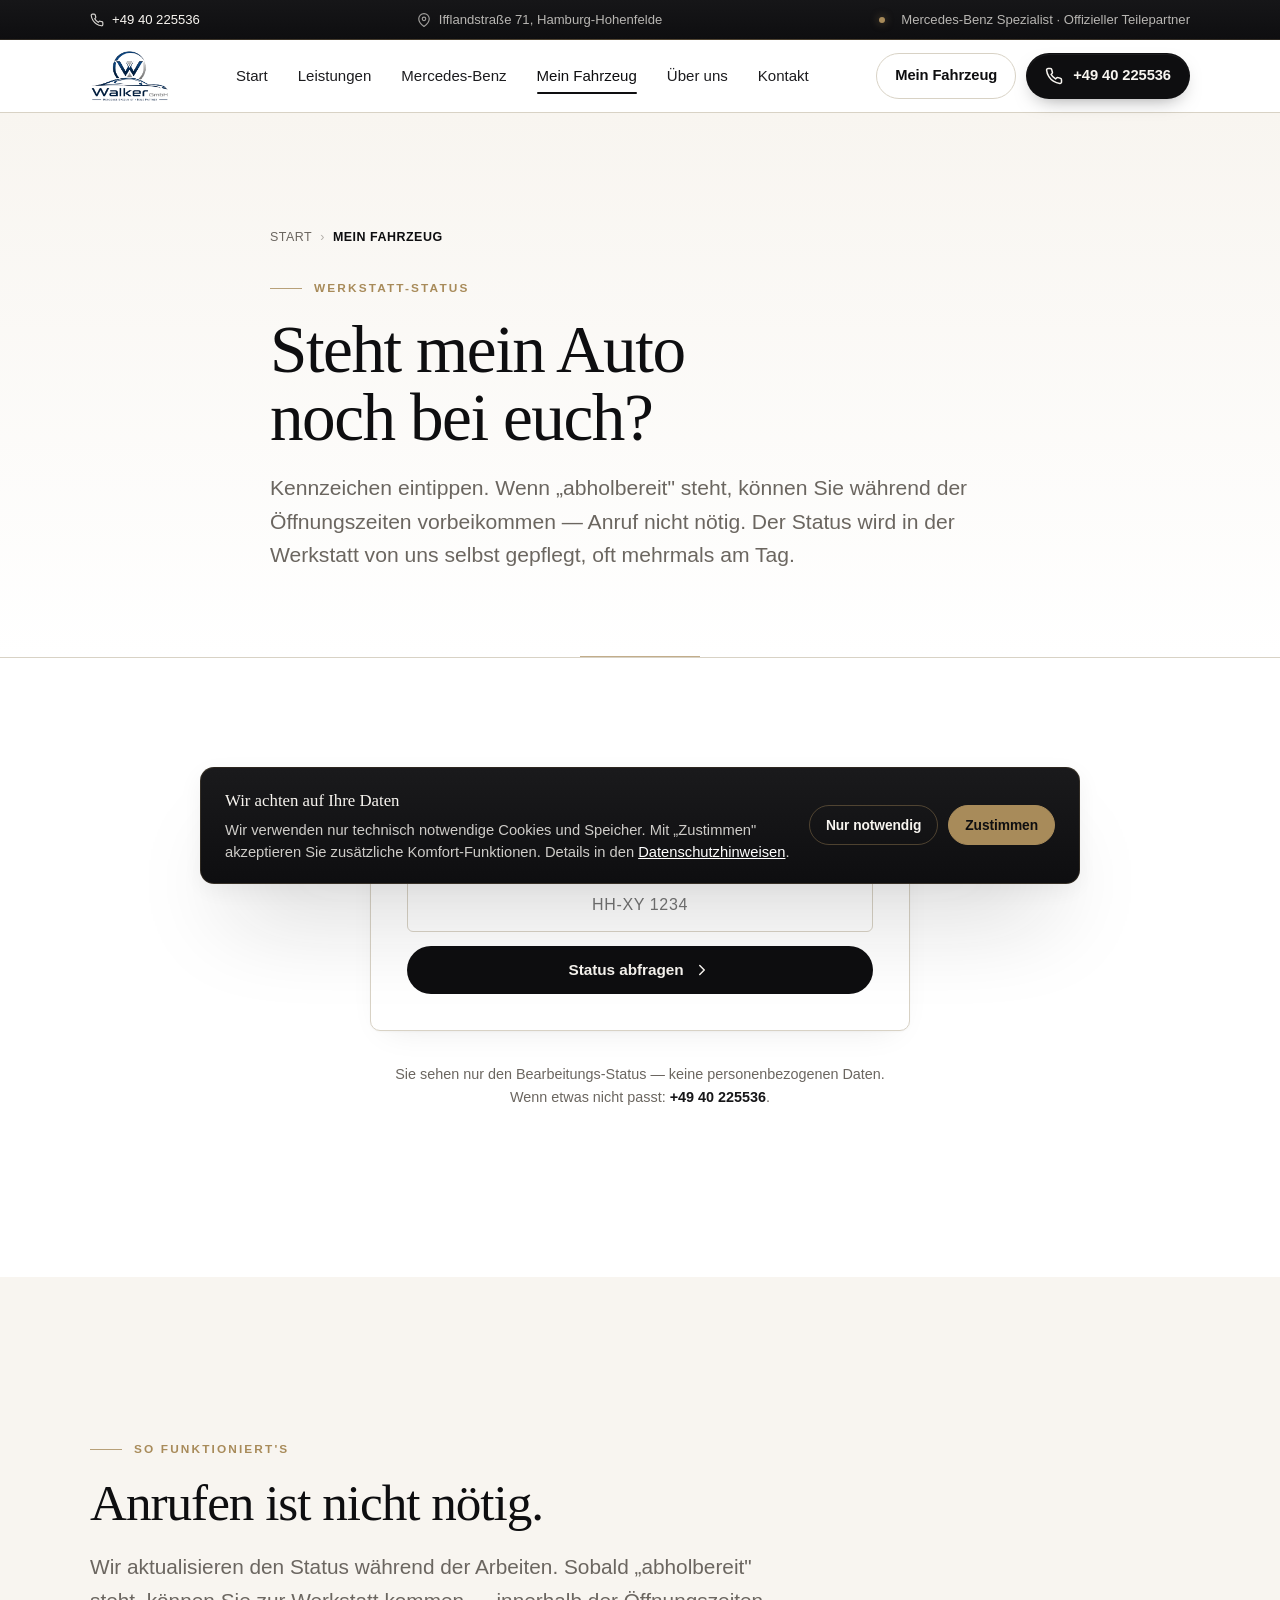
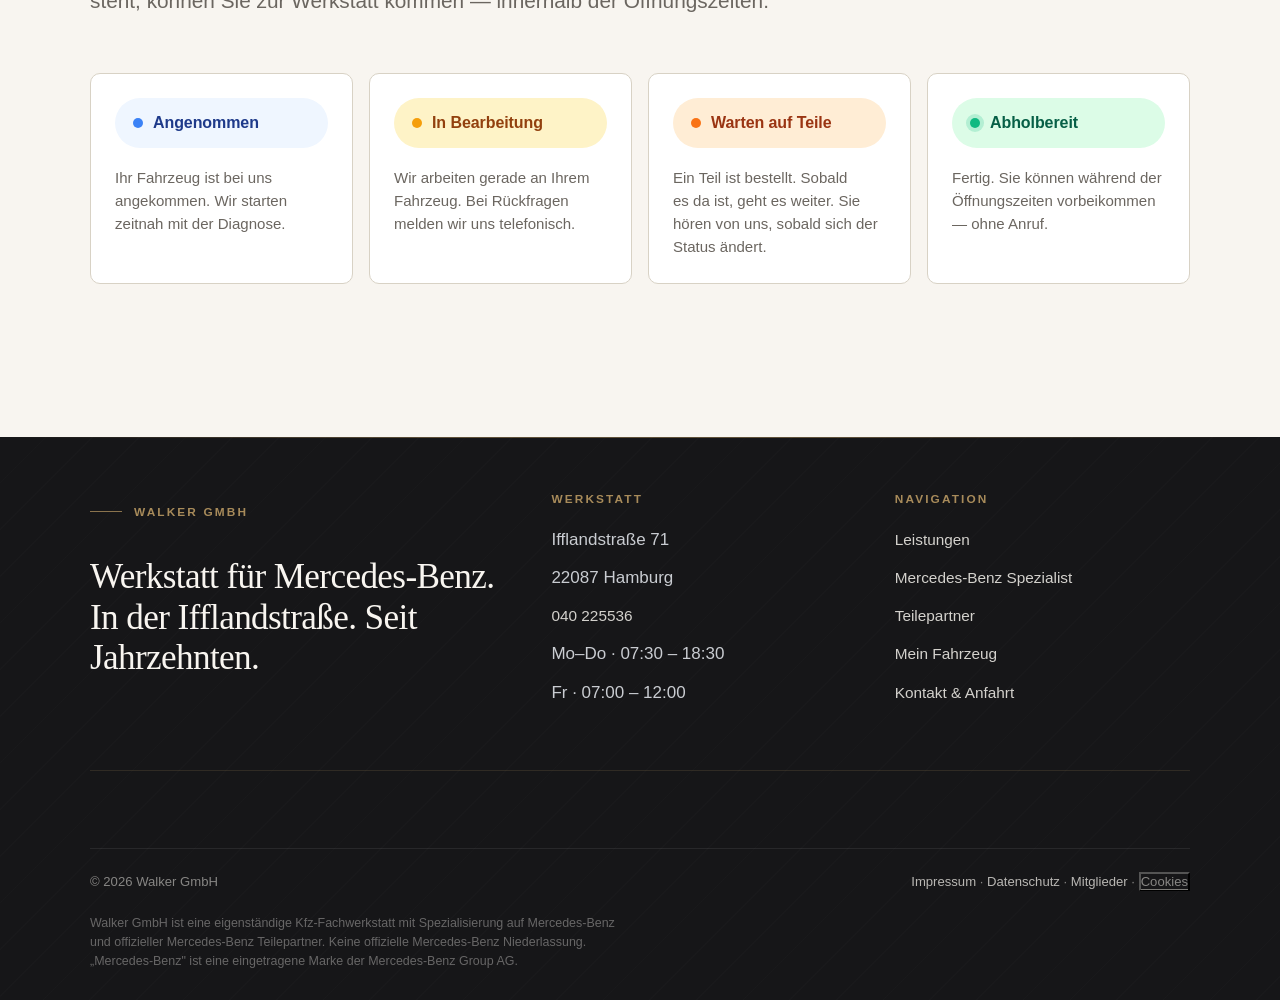
<file: mein-fahrzeug.html>
<!doctype html>
<html lang="de">
<head>
<meta charset="utf-8">
<meta name="viewport" content="width=device-width, initial-scale=1, viewport-fit=cover">
<script>
(function(){
  var V='2026-06-10-r6';
  try{
    if(localStorage.getItem('app-version')!==V){
      localStorage.removeItem('app-content');
      localStorage.setItem('app-version',V);
    }
  }catch(e){}
  try{
    if('serviceWorker' in navigator){
      navigator.serviceWorker.getRegistrations()
        .then(function(rs){rs.forEach(function(r){r.unregister();});}).catch(function(){});
    }
  }catch(e){}
})();
</script>
<title>Mein Fahrzeug — Status abfragen | Walker GmbH</title>
<meta name="description" content="Kennzeichen eintippen, Werkstatt-Status sehen. Wenn „abholbereit" steht, kommen Sie vorbei — Anruf nicht nötig. Walker GmbH, Hamburg-Hohenfelde.">
<link rel="canonical" href="https://walker-kfz.de/mein-fahrzeug.html">
<meta property="og:type" content="business.business">
<meta property="og:title" content="Mein Fahrzeug — Status abfragen | Walker GmbH">
<meta property="og:description" content="Kennzeichen eintippen, Werkstatt-Status sehen. Wenn „abholbereit" steht, kommen Sie vorbei — Anruf nicht nötig.">
<meta property="og:url" content="https://walker-kfz.de/mein-fahrzeug.html">
<meta property="og:image" content="https://walker-kfz.de/foto-diagnose.jpg">
<meta property="og:image:width" content="1200">
<meta property="og:image:height" content="800">
<meta property="og:site_name" content="Walker GmbH">
<meta property="og:locale" content="de_DE">
<meta name="twitter:card" content="summary_large_image">
<meta name="theme-color" content="#0A0A0B">
<link rel="icon" type="image/png" href="favicon.png">
<link rel="apple-touch-icon" href="favicon.png">
<link rel="manifest" href="manifest.json">
<meta name="color-scheme" content="light">
<meta http-equiv="Content-Security-Policy" content="default-src 'self'; img-src 'self' data:; script-src 'self' 'unsafe-inline' https://cdn.jsdelivr.net; style-src 'self' 'unsafe-inline' https://fonts.googleapis.com; font-src 'self' https://fonts.gstatic.com; connect-src 'self' https://*.supabase.co wss://*.supabase.co; frame-src 'none'; object-src 'none'; base-uri 'self'; form-action 'self'">
<link rel="preconnect" href="https://fonts.googleapis.com">
<link rel="preconnect" href="https://fonts.gstatic.com" crossorigin>
<link rel="dns-prefetch" href="https://cdn.jsdelivr.net">
<link href="https://fonts.googleapis.com/css2?family=Fraunces:opsz,wght@9..144,400;9..144,500;9..144,600&family=Inter:wght@400;500;600;700&display=swap" rel="stylesheet">
<style>
:root{--navy:#1A1A1C;--white:#fff;--anthracite:#111827;--silver:#F4F4F6;--ink:#0A0A0B}
*,*::before,*::after{box-sizing:border-box}
html,body{margin:0;background:var(--white);color:var(--anthracite);font-family:Inter,-apple-system,BlinkMacSystemFont,'Segoe UI',Roboto,sans-serif;line-height:1.6;-webkit-font-smoothing:antialiased}
.splash{position:fixed;inset:0;background:var(--white);z-index:9999;display:flex;align-items:center;justify-content:center;transition:opacity .4s cubic-bezier(.22,1,.36,1)}
.splash.hide{opacity:0;pointer-events:none}
.splash__mark{width:56px;height:56px;border-radius:14px;background:var(--navy);display:inline-flex;align-items:center;justify-content:center;color:var(--white);font-family:Georgia,serif;font-weight:700;font-size:1.6rem}
</style>
<link rel="stylesheet" href="styles.css?v=2026-06-10-r6">
<script type="application/ld+json">
{
  "@context": "https://schema.org",
  "@type": "BreadcrumbList",
  "itemListElement": [
    { "@type": "ListItem", "position": 1, "name": "Start", "item": "https://walker-kfz.de/" },
    { "@type": "ListItem", "position": 2, "name": "Mein Fahrzeug", "item": "https://walker-kfz.de/mein-fahrzeug.html" }
  ]
}
</script>
</head>
<body>
<div class="splash" id="splash" aria-hidden="true"><span class="splash__mark">W</span></div>
<a class="skip-link" href="#main">Zum Inhalt springen</a>

<div class="topbar" role="region" aria-label="Kontakt und Adresse">
  <div class="container topbar__row">
    <a class="topbar__item" href="tel:+4940225536" aria-label="Telefonnummer anrufen">
      <svg width="14" height="14" viewBox="0 0 24 24" fill="none" stroke="currentColor" stroke-width="2" stroke-linecap="round" stroke-linejoin="round" aria-hidden="true"><path d="M22 16.92v3a2 2 0 0 1-2.18 2 19.79 19.79 0 0 1-8.63-3.07 19.5 19.5 0 0 1-6-6A19.79 19.79 0 0 1 2.12 4.18 2 2 0 0 1 4.11 2h3a2 2 0 0 1 2 1.72c.13.96.36 1.9.7 2.81a2 2 0 0 1-.45 2.11L8.09 9.91a16 16 0 0 0 6 6l1.27-1.27a2 2 0 0 1 2.11-.45c.91.34 1.85.57 2.81.7a2 2 0 0 1 1.72 2z"/></svg>
      <span data-bind="phone">+49 40 225536</span>
    </a>
    <span class="topbar__item">
      <svg width="14" height="14" viewBox="0 0 24 24" fill="none" stroke="currentColor" stroke-width="2" stroke-linecap="round" stroke-linejoin="round" aria-hidden="true"><path d="M21 10c0 7-9 13-9 13S3 17 3 10a9 9 0 0 1 18 0z"/><circle cx="12" cy="10" r="3"/></svg>
      Ifflandstraße 71, Hamburg-Hohenfelde
    </span>
    <span class="topbar__item topbar__hint"><span class="dot"></span>Mercedes-Benz Spezialist · Offizieller Teilepartner</span>
  </div>
</div>

<header class="header">
  <div class="container header__row">
    <a class="brand" data-nav href="index.html" aria-label="Walker GmbH – Startseite">
      <img class="brand__logo" data-img-slot="logo" src="logo.png" alt="Walker GmbH – Mercedes-Benz Spezialist" width="180" height="80">
    </a>
    <nav class="nav" aria-label="Hauptnavigation">
      <a class="nav__link" data-nav href="index.html">Start</a>
      <a class="nav__link" data-nav href="leistungen.html">Leistungen</a>
      <a class="nav__link" data-nav href="mercedes-spezialist.html">Mercedes-Benz</a>
      <a class="nav__link" data-nav href="mein-fahrzeug.html">Mein Fahrzeug</a>
      <a class="nav__link" data-nav href="ueber-uns.html">Über uns</a>
      <a class="nav__link" data-nav href="kontakt.html">Kontakt</a>
    </nav>
    <div class="header__cta">
      <a class="btn btn--ghost btn--sm" href="mein-fahrzeug.html">Mein Fahrzeug</a>
      <a class="btn btn--primary btn--sm" href="tel:+4940225536"><svg width="16" height="16" viewBox="0 0 24 24" fill="none" stroke="currentColor" stroke-width="2" stroke-linecap="round" stroke-linejoin="round" aria-hidden="true"><path d="M22 16.92v3a2 2 0 0 1-2.18 2 19.79 19.79 0 0 1-8.63-3.07 19.5 19.5 0 0 1-6-6A19.79 19.79 0 0 1 2.12 4.18 2 2 0 0 1 4.11 2h3a2 2 0 0 1 2 1.72c.13.96.36 1.9.7 2.81a2 2 0 0 1-.45 2.11L8.09 9.91a16 16 0 0 0 6 6l1.27-1.27a2 2 0 0 1 2.11-.45c.91.34 1.85.57 2.81.7a2 2 0 0 1 1.72 2z"/></svg><span data-bind="phone">+49 40 225536</span></a>
      <button class="burger" type="button" aria-label="Menü öffnen" aria-expanded="false" aria-controls="drawer" data-burger>
        <span></span><span></span><span></span>
      </button>
    </div>
  </div>
</header>

<aside class="drawer" id="drawer" aria-hidden="true" data-drawer aria-label="Menü">
  <div class="drawer__head">
    <img class="drawer__logo" data-img-slot="logo" src="logo.png" alt="Walker GmbH" width="180" height="80">
    <button class="drawer__close" type="button" aria-label="Menü schließen" data-drawer-close>
      <svg width="22" height="22" viewBox="0 0 24 24" fill="none" stroke="currentColor" stroke-width="2" stroke-linecap="round" stroke-linejoin="round" aria-hidden="true"><path d="M18 6 6 18"/><path d="m6 6 12 12"/></svg>
    </button>
  </div>
  <ul class="drawer__nav" role="list">
    <li><a data-nav href="index.html">Start</a></li>
    <li><a data-nav href="leistungen.html">Leistungen</a></li>
    <li><a data-nav href="mercedes-spezialist.html">Mercedes-Benz Spezialist</a></li>
    <li><a data-nav href="teilepartner.html">Teilepartner</a></li>
    <li><a data-nav href="ueber-uns.html">Über uns</a></li>
    <li><a data-nav href="kontakt.html">Kontakt &amp; Anfahrt</a></li>
    <li><a data-nav href="mein-fahrzeug.html">Mein Fahrzeug — Status</a></li>
  </ul>
  <div class="drawer__cta">
    <a class="btn btn--blue btn--block" href="tel:+4940225536">Jetzt anrufen · <span data-bind="phone">+49 40 225536</span></a>
    <a class="btn btn--light btn--block" href="kontakt.html">Adresse &amp; Anfahrt</a>
  </div>
  <div class="drawer__contact">
    Walker GmbH<br>Ifflandstraße 71, 22087 Hamburg<br>Telefon: <a href="tel:+4940225536"><span data-bind="phone">+49 40 225536</span></a><br><br>Mo–Do 07:30–18:30<br>Fr 07:00–12:00<br>Sa, So geschlossen
  </div>
</aside>

<div class="notice" hidden data-notice></div>

<main id="main">

  <section class="page-hero">
    <div class="container page-hero__grid">
      <nav class="breadcrumbs" aria-label="Brotkrumennavigation">
        <a href="index.html">Start</a> <span>›</span> <span aria-current="page">Mein Fahrzeug</span>
      </nav>
      <p class="eyebrow">Werkstatt-Status</p>
      <h1>Steht mein Auto noch bei euch?</h1>
      <p class="lead">Kennzeichen eintippen. Wenn „abholbereit" steht, können Sie während der Öffnungszeiten vorbeikommen — Anruf nicht nötig. Der Status wird in der Werkstatt von uns selbst gepflegt, oft mehrmals am Tag.</p>
    </div>
  </section>

  <section class="section">
    <div class="container">

      <form class="lookup" data-lookup-form novalidate>
        <div class="field">
          <label for="lp">Kennzeichen</label>
          <input class="lookup__plate" id="lp" name="plate" type="text" autocomplete="off" inputmode="latin" placeholder="HH-XY 1234" required>
        </div>
        <div data-lookup-status></div>
        <button class="btn btn--blue btn--block" type="submit">
          Status abfragen
          <svg width="18" height="18" viewBox="0 0 24 24" fill="none" stroke="currentColor" stroke-width="2" stroke-linecap="round" stroke-linejoin="round" aria-hidden="true"><path d="m9 18 6-6-6-6"/></svg>
        </button>
      </form>

      <div data-lookup-result></div>

      <div style="max-width:540px;margin:32px auto 0;text-align:center;font-size:0.9rem;color:var(--muted);">
        <p>Sie sehen nur den Bearbeitungs-Status — keine personenbezogenen Daten.<br>Wenn etwas nicht passt: <a href="tel:+4940225536" style="color:var(--blue);font-weight:600;">+49 40 225536</a>.</p>
      </div>

    </div>
  </section>

  <section class="section section--soft">
    <div class="container">
      <div class="section__head section__head--left">
        <p class="eyebrow">So funktioniert's</p>
        <h2>Anrufen ist nicht nötig.</h2>
        <p class="lead" style="max-width:60ch;">Wir aktualisieren den Status während der Arbeiten. Sobald „abholbereit" steht, können Sie zur Werkstatt kommen — innerhalb der Öffnungszeiten.</p>
      </div>
      <div class="services">
        <article class="service">
          <span class="status-badge status-badge--received" style="margin-bottom:8px;"><span class="dot"></span>Angenommen</span>
          <p>Ihr Fahrzeug ist bei uns angekommen. Wir starten zeitnah mit der Diagnose.</p>
        </article>
        <article class="service">
          <span class="status-badge status-badge--in_progress" style="margin-bottom:8px;"><span class="dot"></span>In Bearbeitung</span>
          <p>Wir arbeiten gerade an Ihrem Fahrzeug. Bei Rückfragen melden wir uns telefonisch.</p>
        </article>
        <article class="service">
          <span class="status-badge status-badge--waiting_parts" style="margin-bottom:8px;"><span class="dot"></span>Warten auf Teile</span>
          <p>Ein Teil ist bestellt. Sobald es da ist, geht es weiter. Sie hören von uns, sobald sich der Status ändert.</p>
        </article>
        <article class="service">
          <span class="status-badge status-badge--ready" style="margin-bottom:8px;"><span class="dot"></span>Abholbereit</span>
          <p>Fertig. Sie können während der Öffnungszeiten vorbeikommen — ohne Anruf.</p>
        </article>
      </div>
    </div>
  </section>

</main>

<footer class="footer footer--brand">
  <div class="container">
    <div class="footer__top">
      <div>
        <p class="eyebrow eyebrow--light">Walker GmbH</p>
        <p class="footer__lead">Werkstatt für Mercedes-Benz. In der Ifflandstraße. Seit Jahrzehnten.</p>
      </div>
      <div class="footer__col">
        <h4>Werkstatt</h4>
        <ul>
          <li>Ifflandstraße 71</li>
          <li>22087 Hamburg</li>
          <li><a href="tel:+4940225536">040 225536</a></li>
          <li>Mo–Do · 07:30 – 18:30</li>
          <li>Fr · 07:00 – 12:00</li>
        </ul>
      </div>
      <div class="footer__col">
        <h4>Navigation</h4>
        <ul>
          <li><a href="leistungen.html">Leistungen</a></li>
          <li><a href="mercedes-spezialist.html">Mercedes-Benz Spezialist</a></li>
          <li><a href="teilepartner.html">Teilepartner</a></li>
          <li><a href="mein-fahrzeug.html">Mein Fahrzeug</a></li>
          <li><a href="kontakt.html">Kontakt &amp; Anfahrt</a></li>
        </ul>
      </div>
    </div>
    <div class="footer__bottom">
      <span>© <span data-year>2026</span> Walker GmbH</span>
      <span><a href="impressum.html">Impressum</a> · <a href="datenschutz.html">Datenschutz</a> · <a href="admin.html">Mitglieder</a> · <button class="btn--link" type="button" data-cookie-open style="color:inherit;text-transform:inherit;letter-spacing:inherit;font-family:inherit;font-size:inherit;">Cookies</button></span>
    </div>
    <p class="footer__legal-note">
      Walker GmbH ist eine eigenständige Kfz-Fachwerkstatt mit Spezialisierung auf Mercedes-Benz und offizieller Mercedes-Benz Teilepartner. Keine offizielle Mercedes-Benz Niederlassung. „Mercedes-Benz" ist eine eingetragene Marke der Mercedes-Benz Group AG.
    </p>
  </div>
</footer>

<div class="cookie-banner" role="dialog" aria-live="polite" aria-label="Cookie-Hinweis" aria-hidden="true" data-cookie-banner>
  <div class="cookie-banner__row">
    <div class="cookie-banner__text">
      <strong>Wir achten auf Ihre Daten</strong>
      Wir verwenden nur technisch notwendige Cookies und Speicher. Mit „Zustimmen" akzeptieren Sie zusätzliche Komfort-Funktionen. Details in den <a href="datenschutz.html" style="color:#fff;text-decoration:underline;">Datenschutzhinweisen</a>.
    </div>
    <div class="cookie-banner__actions">
      <button class="btn btn--ghost btn--sm" type="button" data-cookie="necessary">Nur notwendig</button>
      <button class="btn btn--blue btn--sm" type="button" data-cookie="all">Zustimmen</button>
    </div>
  </div>
</div>

<script src="config.js?v=2026-06-10-r6" defer></script>
<script src="db.js?v=2026-06-10-r6" defer></script>
<script src="script.js?v=2026-06-10-r6" defer></script>
<script>
/* ===== Mein-Fahrzeug Lookup ===== */
(function(){
  'use strict';

  function relTime(ts){
    var d = new Date(ts);
    var diff = (Date.now() - d.getTime()) / 1000;
    if (diff < 60) return 'gerade eben';
    if (diff < 3600) return 'vor ' + Math.floor(diff/60) + ' Minuten';
    if (diff < 86400) return 'vor ' + Math.floor(diff/3600) + ' Stunden';
    var days = Math.floor(diff/86400);
    if (days === 1) return 'gestern';
    if (days < 7) return 'vor ' + days + ' Tagen';
    return d.toLocaleDateString('de-DE', { day:'2-digit', month:'2-digit', year:'numeric' });
  }

  var STATUS_LABEL = {
    received:      'Angenommen',
    in_progress:   'In Bearbeitung',
    waiting_parts: 'Warten auf Teile',
    ready:         'Abholbereit',
    done:          'Abgeschlossen'
  };
  var STATUS_HINT = {
    received:      'Ihr Fahrzeug ist bei uns. Wir starten zeitnah mit der Diagnose.',
    in_progress:   'Wir arbeiten gerade daran. Bei Rückfragen melden wir uns telefonisch.',
    waiting_parts: 'Ein Teil ist bestellt. Sobald es da ist, geht es weiter.',
    ready:         'Fertig. Sie können während der Öffnungszeiten vorbeikommen — ohne Anruf.',
    done:          'Bereits abgeholt.'
  };

  document.addEventListener('DOMContentLoaded', function(){
    var form = document.querySelector('[data-lookup-form]');
    var statusEl = document.querySelector('[data-lookup-status]');
    var resultEl = document.querySelector('[data-lookup-result]');
    if (!form || !window.walkerDb) return;

    function setStatus(type, msg){
      statusEl.innerHTML = '';
      if (!msg) return;
      var box = document.createElement('div');
      box.className = 'alert alert--' + type;
      box.innerHTML = msg;
      statusEl.appendChild(box);
    }

    function renderResult(plateDisplay, data){
      var label = STATUS_LABEL[data.status] || data.status;
      var hint = STATUS_HINT[data.status] || '';
      var card = document.createElement('div');
      card.className = 'status-result reveal in';
      card.innerHTML = '' +
        '<div class="status-result__plate">' + (plateDisplay || data.plate_display || data.plate) + '</div>' +
        '<span class="status-badge status-badge--' + (data.status || 'received') + '"><span class="dot"></span>' + label + '</span>' +
        (data.public_note ? '<div class="status-result__note">' + escapeHtml(data.public_note) + '</div>' : (hint ? '<div class="status-result__note" style="color:var(--muted);">' + hint + '</div>' : '')) +
        '<p class="status-result__meta">Aktualisiert ' + relTime(data.updated_at) + '</p>' +
        (data.status === 'ready'
          ? '<div class="status-result__cta">' +
              '<a class="btn btn--blue" href="kontakt.html">Anfahrt &amp; Adresse</a>' +
              '<a class="btn btn--ghost" href="tel:+4940225536">+49 40 225536</a>' +
            '</div>'
          : '<div class="status-result__cta"><a class="btn btn--ghost" href="kontakt.html">Adresse &amp; Öffnungszeiten</a></div>');
      resultEl.innerHTML = '';
      resultEl.appendChild(card);
    }

    function escapeHtml(s){
      return String(s).replace(/[&<>"']/g, function(c){
        return { '&':'&amp;','<':'&lt;','>':'&gt;','"':'&quot;',"'":'&#39;' }[c];
      });
    }

    // Holds the unsubscribe function from the active realtime subscription.
    var activeUnsub = null;
    function stopActiveSubscription(){
      if (activeUnsub) { try { activeUnsub(); } catch(e){} activeUnsub = null; }
    }

    // Re-fetches the current plate's status and re-renders.
    function refreshStatus(plate){
      window.walkerDb.lookupVehicleStatus(plate, '').then(function(res){
        if (!res || !res.ok || !res.found) return;  // ignore transient errors; keep current view
        renderResult(plate.toUpperCase(), res.data);
        // Subtle visual ping: flash the result card briefly
        var card = resultEl.querySelector('.status-result');
        if (card) {
          card.classList.add('status-result--updated');
          setTimeout(function(){ card.classList.remove('status-result--updated'); }, 1500);
        }
      });
    }

    form.addEventListener('submit', function(e){
      e.preventDefault();
      stopActiveSubscription();
      var plate = form.querySelector('[name="plate"]').value || '';
      plate = plate.trim();
      if (!plate) {
        setStatus('error', 'Bitte geben Sie ein Kennzeichen ein.');
        return;
      }
      setStatus('', '');
      resultEl.innerHTML =
        '<div class="status-skeleton" role="status" aria-busy="true" aria-label="Status wird geprüft">' +
          '<div class="status-skeleton__plate">' + plate.toUpperCase().replace(/[<>&"]/g, '') + '</div>' +
          '<div class="status-skeleton__badge"></div>' +
          '<div class="status-skeleton__note"></div>' +
          '<div class="status-skeleton__meta"></div>' +
        '</div>';

      window.walkerDb.lookupVehicleStatus(plate, '').then(function(res){
        setStatus('', '');
        resultEl.innerHTML = '';
        if (!res || !res.ok) {
          setStatus('error', 'Abfrage konnte gerade nicht durchgeführt werden. Bitte versuchen Sie es später erneut oder rufen Sie uns kurz an.');
          return;
        }
        if (!res.found) {
          resultEl.innerHTML =
            '<div class="status-empty" role="status">' +
              '<div class="status-empty__plate">' + plate.toUpperCase().replace(/[<>&"]/g, '') + '</div>' +
              '<p class="status-empty__head">Kein Auftrag unter diesem Kennzeichen.</p>' +
              '<p class="status-empty__body">Wenn Sie heute frisch dagewesen sind, kann es ein paar Minuten dauern, bis der Status erscheint — wir tragen ihn von der Werkstatt aus ein.</p>' +
              '<p class="status-empty__body">Falls etwas nicht passt: einfach kurz durchklingeln.</p>' +
              '<div class="status-empty__cta">' +
                '<a class="btn btn--primary" href="tel:+4940225536"><span data-bind="phone">+49 40 225536</span></a>' +
                '<a class="btn btn--ghost" href="kontakt.html">Adresse &amp; Anfahrt</a>' +
              '</div>' +
            '</div>';
          return;
        }
        renderResult(plate.toUpperCase(), res.data);
        // Subscribe to live updates for THIS plate
        if (window.walkerDb && window.walkerDb.subscribeVehicleStatus) {
          activeUnsub = window.walkerDb.subscribeVehicleStatus(plate, function(){
            refreshStatus(plate);
          });
        }
      }).catch(function(){
        resultEl.innerHTML = '';
        setStatus('error', 'Abfrage konnte gerade nicht durchgeführt werden. Bitte versuchen Sie es später erneut.');
      });
    });

    // Pre-fill from URL ?plate=HH-XY1234
    try {
      var params = new URLSearchParams(window.location.search);
      var pre = params.get('plate');
      if (pre) {
        form.querySelector('[name="plate"]').value = pre;
        form.requestSubmit();
      }
    } catch(e){}
  });
})();
</script>
</body>
</html>
</file>
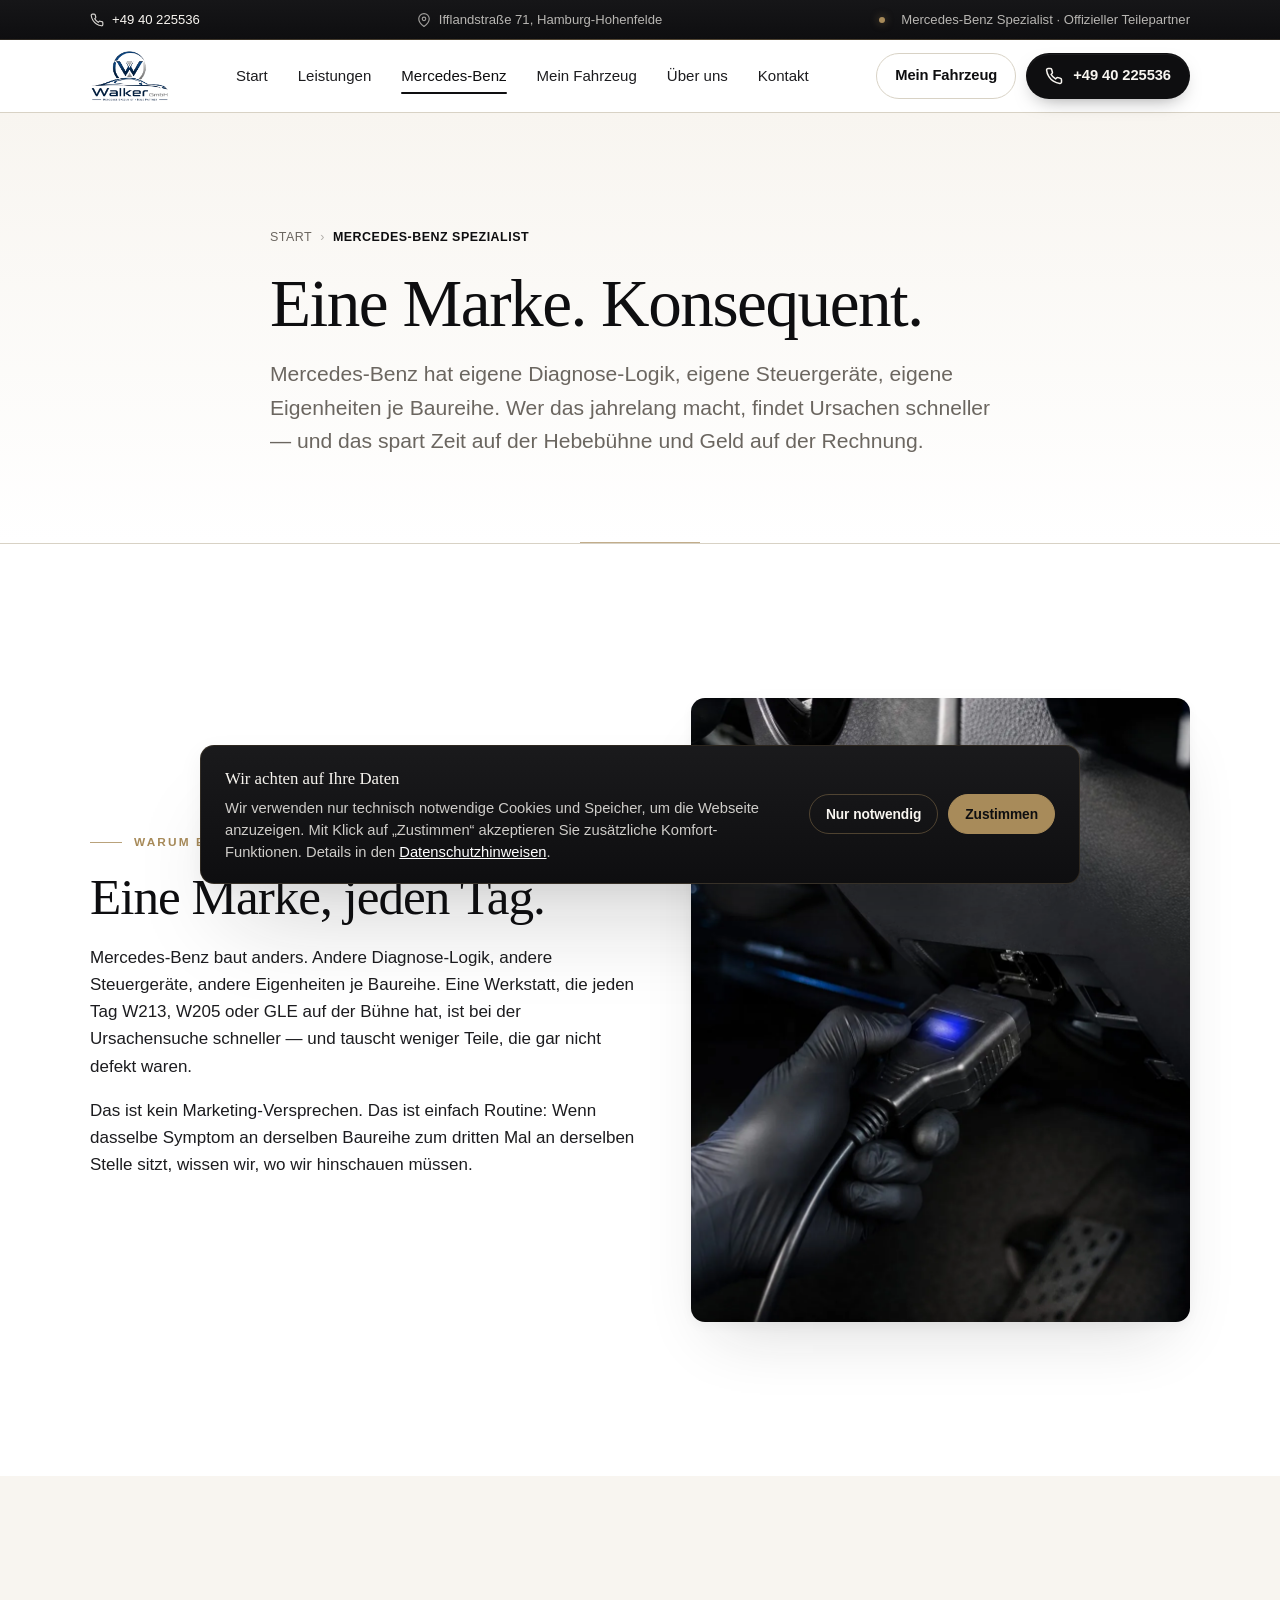
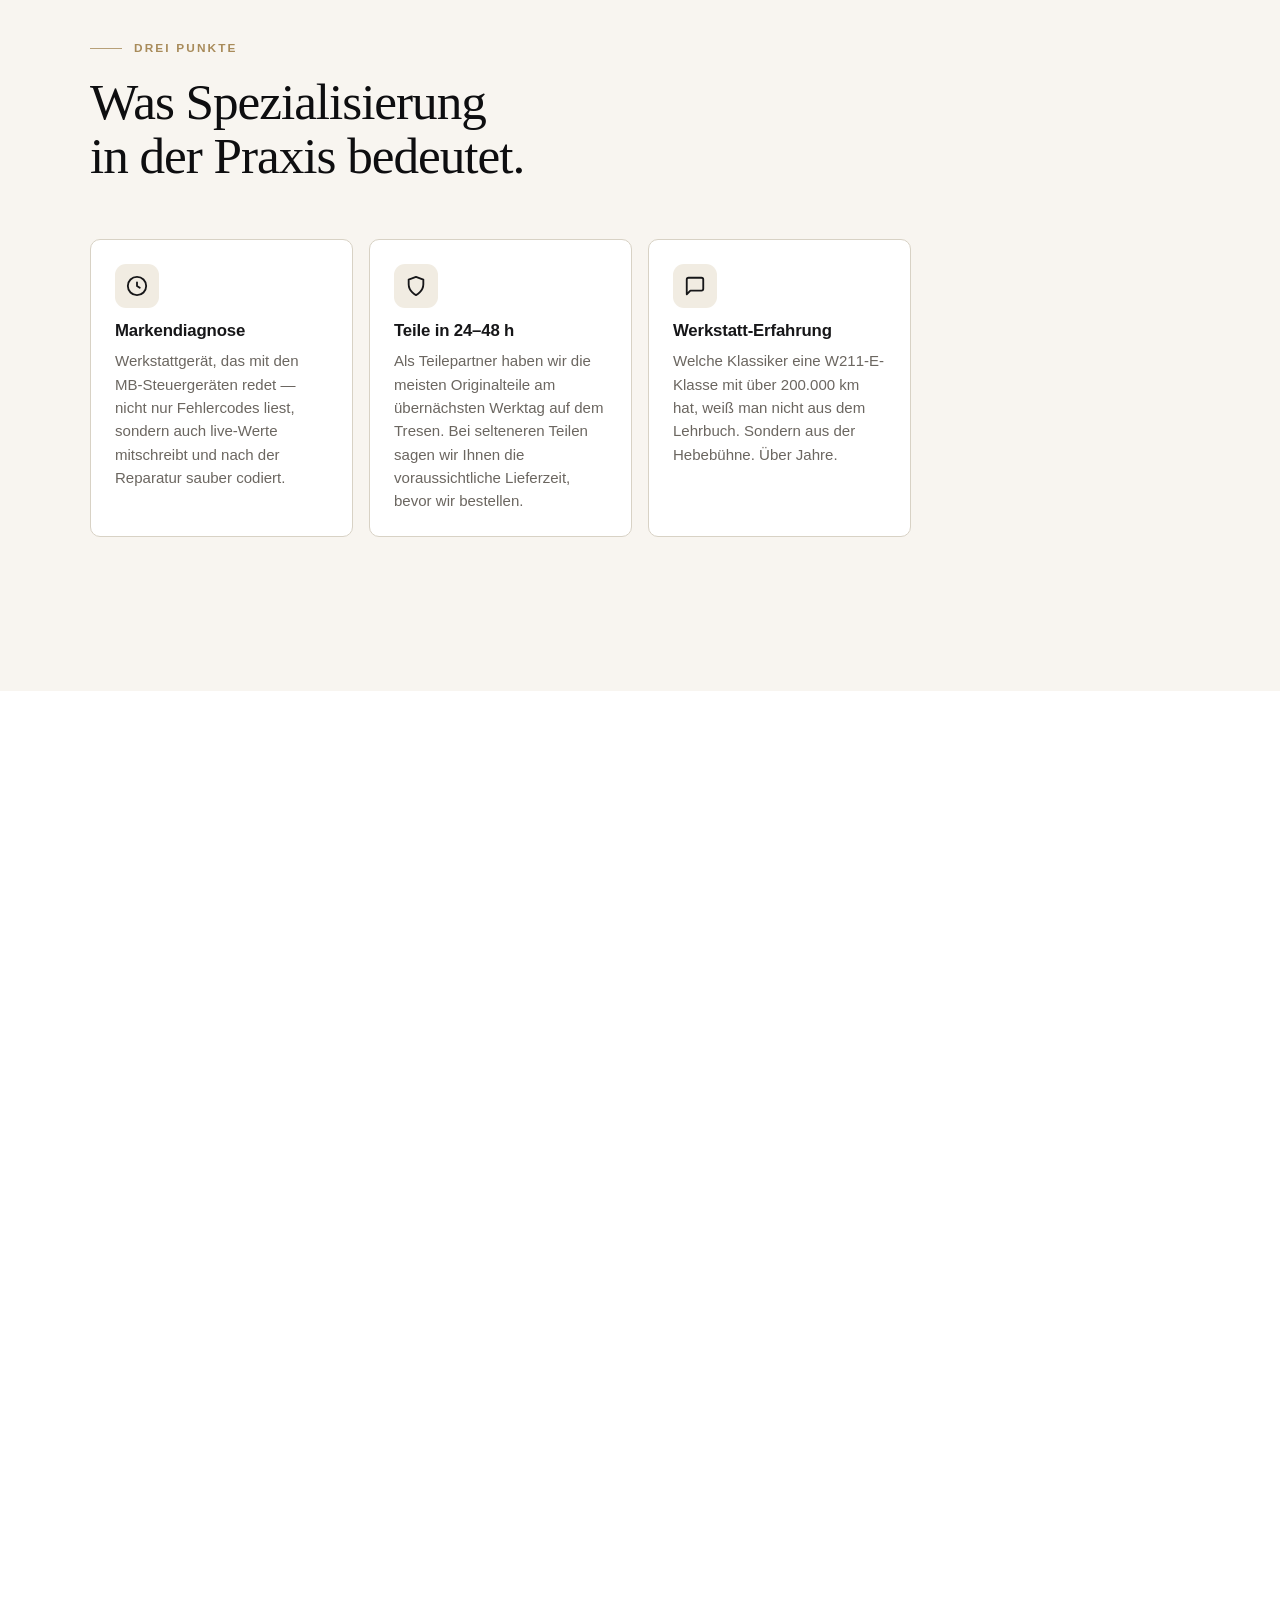
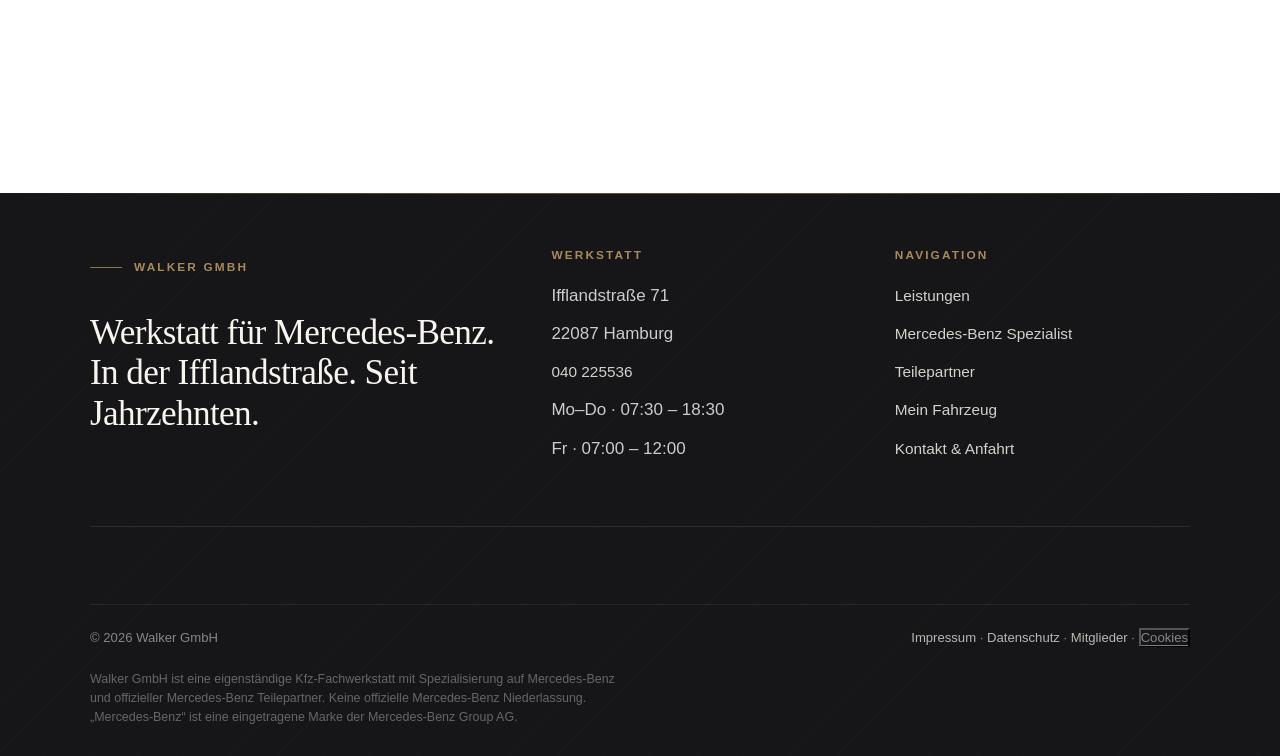
<file: mercedes-spezialist.html>
<!doctype html>
<html lang="de">
<head>
<meta charset="utf-8">
<meta name="viewport" content="width=device-width, initial-scale=1, viewport-fit=cover">
<script>
(function(){
  var V='2026-06-10-r6';
  try{
    if(localStorage.getItem('app-version')!==V){
      localStorage.removeItem('app-content');
      localStorage.setItem('app-version',V);
    }
  }catch(e){}
  try{
    if('serviceWorker' in navigator){
      navigator.serviceWorker.getRegistrations()
        .then(function(rs){rs.forEach(function(r){r.unregister();});}).catch(function(){});
    }
  }catch(e){}
})();
</script>
<title>Mercedes-Benz Spezialist – Walker GmbH Hamburg</title>
<meta name="description" content="Mercedes-Benz Werkstatt in Hamburg-Hohenfelde. Eigene Diagnose, offizieller Teilepartner, jahrelange Erfahrung mit den typischen Eigenheiten jeder Baureihe.">
<link rel="canonical" href="https://walker-kfz.de/mercedes-spezialist.html">
<meta property="og:type" content="business.business">
<meta property="og:title" content="Mercedes-Benz Spezialist – Walker GmbH Hamburg">
<meta property="og:description" content="Mercedes-Benz Werkstatt in Hamburg-Hohenfelde. Eigene Diagnose, offizieller Teilepartner, jahrelange Erfahrung mit den typischen Eigenheiten jeder Baureihe.">
<meta property="og:url" content="https://walker-kfz.de/mercedes-spezialist.html">
<meta property="og:image" content="https://walker-kfz.de/foto-diagnose.jpg">
<meta property="og:image:width" content="1200">
<meta property="og:image:height" content="800">
<meta property="og:site_name" content="Walker GmbH">
<meta property="og:locale" content="de_DE">
<meta name="twitter:card" content="summary_large_image">
<meta name="theme-color" content="#0A0A0B">
<link rel="icon" type="image/png" href="favicon.png">
<link rel="apple-touch-icon" href="favicon.png">
<link rel="manifest" href="manifest.json">
<meta name="color-scheme" content="light">
<meta http-equiv="Content-Security-Policy" content="default-src 'self'; img-src 'self' data:; script-src 'self' 'unsafe-inline' https://cdn.jsdelivr.net; style-src 'self' 'unsafe-inline' https://fonts.googleapis.com; font-src 'self' https://fonts.gstatic.com; connect-src 'self' https://*.supabase.co wss://*.supabase.co; frame-src 'none'; object-src 'none'; base-uri 'self'; form-action 'self'">
<link rel="preconnect" href="https://fonts.googleapis.com">
<link rel="preconnect" href="https://fonts.gstatic.com" crossorigin>
<link rel="dns-prefetch" href="https://cdn.jsdelivr.net">
<link href="https://fonts.googleapis.com/css2?family=Fraunces:opsz,wght@9..144,400;9..144,500;9..144,600&family=Inter:wght@400;500;600;700&display=swap" rel="stylesheet">
<style>
:root{--navy:#1A1A1C;--white:#fff;--anthracite:#111827;--silver:#F4F4F6;--ink:#0A0A0B}
*,*::before,*::after{box-sizing:border-box}
html,body{margin:0;background:var(--white);color:var(--anthracite);font-family:Inter,-apple-system,BlinkMacSystemFont,'Segoe UI',Roboto,sans-serif;line-height:1.6;-webkit-font-smoothing:antialiased}
.splash{position:fixed;inset:0;background:var(--white);z-index:9999;display:flex;align-items:center;justify-content:center;transition:opacity .4s cubic-bezier(.22,1,.36,1)}
.splash.hide{opacity:0;pointer-events:none}
.splash__mark{width:56px;height:56px;border-radius:14px;background:var(--navy);display:inline-flex;align-items:center;justify-content:center;color:var(--white);font-family:Georgia,serif;font-weight:700;font-size:1.6rem}
</style>
<link rel="stylesheet" href="styles.css?v=2026-06-10-r6">
<script type="application/ld+json">
{
  "@context": "https://schema.org",
  "@type": "BreadcrumbList",
  "itemListElement": [
    { "@type": "ListItem", "position": 1, "name": "Start", "item": "https://walker-kfz.de/" },
    { "@type": "ListItem", "position": 2, "name": "Mercedes-Benz Spezialist", "item": "https://walker-kfz.de/mercedes-spezialist.html" }
  ]
}
</script>
</head>
<body>
<div class="splash" id="splash" aria-hidden="true"><span class="splash__mark">W</span></div>
<a class="skip-link" href="#main">Zum Inhalt springen</a>

<div class="topbar" role="region" aria-label="Kontakt und Adresse">
  <div class="container topbar__row">
    <a class="topbar__item" href="tel:+4940225536" aria-label="Telefonnummer anrufen">
      <svg width="14" height="14" viewBox="0 0 24 24" fill="none" stroke="currentColor" stroke-width="2" stroke-linecap="round" stroke-linejoin="round" aria-hidden="true"><path d="M22 16.92v3a2 2 0 0 1-2.18 2 19.79 19.79 0 0 1-8.63-3.07 19.5 19.5 0 0 1-6-6A19.79 19.79 0 0 1 2.12 4.18 2 2 0 0 1 4.11 2h3a2 2 0 0 1 2 1.72c.13.96.36 1.9.7 2.81a2 2 0 0 1-.45 2.11L8.09 9.91a16 16 0 0 0 6 6l1.27-1.27a2 2 0 0 1 2.11-.45c.91.34 1.85.57 2.81.7a2 2 0 0 1 1.72 2z"/></svg>
      <span data-bind="phone">+49 40 225536</span>
    </a>
    <span class="topbar__item">
      <svg width="14" height="14" viewBox="0 0 24 24" fill="none" stroke="currentColor" stroke-width="2" stroke-linecap="round" stroke-linejoin="round" aria-hidden="true"><path d="M21 10c0 7-9 13-9 13S3 17 3 10a9 9 0 0 1 18 0z"/><circle cx="12" cy="10" r="3"/></svg>
      Ifflandstraße 71, Hamburg-Hohenfelde
    </span>
    <span class="topbar__item topbar__hint"><span class="dot"></span>Mercedes-Benz Spezialist · Offizieller Teilepartner</span>
  </div>
</div>

<header class="header">
  <div class="container header__row">
    <a class="brand" data-nav href="index.html" aria-label="Walker GmbH – Startseite">
      <img class="brand__logo" data-img-slot="logo" src="logo.png" alt="Walker GmbH – Mercedes-Benz Spezialist" width="180" height="80">
    </a>
    <nav class="nav" aria-label="Hauptnavigation">
      <a class="nav__link" data-nav href="index.html">Start</a>
      <a class="nav__link" data-nav href="leistungen.html">Leistungen</a>
      <a class="nav__link" data-nav href="mercedes-spezialist.html">Mercedes-Benz</a>
      <a class="nav__link" data-nav href="mein-fahrzeug.html">Mein Fahrzeug</a>
      <a class="nav__link" data-nav href="ueber-uns.html">Über uns</a>
      <a class="nav__link" data-nav href="kontakt.html">Kontakt</a>
    </nav>
    <div class="header__cta">
      <a class="btn btn--ghost btn--sm" href="mein-fahrzeug.html">Mein Fahrzeug</a>
      <a class="btn btn--primary btn--sm" href="tel:+4940225536"><svg width="16" height="16" viewBox="0 0 24 24" fill="none" stroke="currentColor" stroke-width="2" stroke-linecap="round" stroke-linejoin="round" aria-hidden="true"><path d="M22 16.92v3a2 2 0 0 1-2.18 2 19.79 19.79 0 0 1-8.63-3.07 19.5 19.5 0 0 1-6-6A19.79 19.79 0 0 1 2.12 4.18 2 2 0 0 1 4.11 2h3a2 2 0 0 1 2 1.72c.13.96.36 1.9.7 2.81a2 2 0 0 1-.45 2.11L8.09 9.91a16 16 0 0 0 6 6l1.27-1.27a2 2 0 0 1 2.11-.45c.91.34 1.85.57 2.81.7a2 2 0 0 1 1.72 2z"/></svg><span data-bind="phone">+49 40 225536</span></a>
      <button class="burger" type="button" aria-label="Menü öffnen" aria-expanded="false" aria-controls="drawer" data-burger>
        <span></span><span></span><span></span>
      </button>
    </div>
  </div>
</header>

<aside class="drawer" id="drawer" aria-hidden="true" data-drawer aria-label="Menü">
  <div class="drawer__head">
    <img class="drawer__logo" data-img-slot="logo" src="logo.png" alt="Walker GmbH" width="180" height="80">
    <button class="drawer__close" type="button" aria-label="Menü schließen" data-drawer-close>
      <svg width="22" height="22" viewBox="0 0 24 24" fill="none" stroke="currentColor" stroke-width="2" stroke-linecap="round" stroke-linejoin="round" aria-hidden="true"><path d="M18 6 6 18"/><path d="m6 6 12 12"/></svg>
    </button>
  </div>
  <ul class="drawer__nav" role="list">
    <li><a data-nav href="index.html">Start</a></li>
    <li><a data-nav href="leistungen.html">Leistungen</a></li>
    <li><a data-nav href="mercedes-spezialist.html">Mercedes-Benz Spezialist</a></li>
    <li><a data-nav href="teilepartner.html">Teilepartner</a></li>
    <li><a data-nav href="ueber-uns.html">Über uns</a></li>
    <li><a data-nav href="kontakt.html">Kontakt & Anfahrt</a></li>
    <li><a data-nav href="mein-fahrzeug.html">Mein Fahrzeug — Status</a></li>
  </ul>
  <div class="drawer__cta">
    <a class="btn btn--blue btn--block" href="tel:+4940225536">Jetzt anrufen · <span data-bind="phone">+49 40 225536</span></a>
    <a class="btn btn--light btn--block" href="kontakt.html">Adresse &amp; Anfahrt</a>
  </div>
  <div class="drawer__contact">
    Walker GmbH<br>Ifflandstraße 71, 22087 Hamburg<br>Telefon: <a href="tel:+4940225536"><span data-bind="phone">+49 40 225536</span></a><br><br>Mo–Do 07:30–18:30<br>Fr 07:00–12:00<br>Sa, So geschlossen
  </div>
</aside>

<div class="notice" hidden data-notice></div>

<main id="main">

  <section class="page-hero">
    <div class="container page-hero__grid">
        <nav class="breadcrumbs" aria-label="Brotkrumennavigation">
          <a href="index.html">Start</a> <span>›</span> <span aria-current="page">Mercedes-Benz Spezialist</span>
        </nav>
        <h1>Eine Marke. Konsequent.</h1>
        <p class="lead">Mercedes-Benz hat eigene Diagnose-Logik, eigene Steuergeräte, eigene Eigenheiten je Baureihe. Wer das jahrelang macht, findet Ursachen schneller — und das spart Zeit auf der Hebebühne und Geld auf der Rechnung.</p>
      </div>
  </section>

  <section class="section">
    <div class="container">
      <div class="about-grid reveal">
        <div>
          <p class="eyebrow">Warum eine Marke?</p>
          <h2>Eine Marke, jeden Tag.</h2>
          <p>Mercedes-Benz baut anders. Andere Diagnose-Logik, andere Steuergeräte, andere Eigenheiten je Baureihe. Eine Werkstatt, die jeden Tag W213, W205 oder GLE auf der Bühne hat, ist bei der Ursachensuche schneller — und tauscht weniger Teile, die gar nicht defekt waren.</p>
          <p>Das ist kein Marketing-Versprechen. Das ist einfach Routine: Wenn dasselbe Symptom an derselben Baureihe zum dritten Mal an derselben Stelle sitzt, wissen wir, wo wir hinschauen müssen.</p>
        </div>
        <div class="about-visual">
          <picture><source media="(max-width: 700px)" srcset="foto-diagnose-sm.webp" type="image/webp"><source srcset="foto-diagnose.webp" type="image/webp"><img data-img-slot="diagnose" src="foto-diagnose.jpg" alt="Diagnose an einem Mercedes-Benz" loading="lazy" width="800" height="1000"></picture>
        </div>
      </div>
    </div>
  </section>

  <section class="section section--soft">
    <div class="container">
      <div class="section__head section__head--left">
        <p class="eyebrow">Drei Punkte</p>
        <h2>Was Spezialisierung in der Praxis bedeutet.</h2>
      </div>
      <div class="services reveal">
        <article class="service">
          <span class="service__icon" aria-hidden="true"><svg width="22" height="22" viewBox="0 0 24 24" fill="none" stroke="currentColor" stroke-width="2" stroke-linecap="round" stroke-linejoin="round"><circle cx="12" cy="12" r="10"/><path d="M12 8v4l3 2"/></svg></span>
          <h3>Markendiagnose</h3>
          <p>Werkstattgerät, das mit den MB-Steuergeräten redet — nicht nur Fehlercodes liest, sondern auch live-Werte mitschreibt und nach der Reparatur sauber codiert.</p>
        </article>
        <article class="service">
          <span class="service__icon" aria-hidden="true"><svg width="22" height="22" viewBox="0 0 24 24" fill="none" stroke="currentColor" stroke-width="2" stroke-linecap="round" stroke-linejoin="round"><path d="M12 22s8-4 8-12V5l-8-3-8 3v5c0 8 8 12 8 12Z"/></svg></span>
          <h3>Teile in 24–48 h</h3>
          <p>Als Teilepartner haben wir die meisten Originalteile am übernächsten Werktag auf dem Tresen. Bei selteneren Teilen sagen wir Ihnen die voraussichtliche Lieferzeit, bevor wir bestellen.</p>
        </article>
        <article class="service">
          <span class="service__icon" aria-hidden="true"><svg width="22" height="22" viewBox="0 0 24 24" fill="none" stroke="currentColor" stroke-width="2" stroke-linecap="round" stroke-linejoin="round"><path d="M21 15a2 2 0 0 1-2 2H7l-4 4V5a2 2 0 0 1 2-2h14a2 2 0 0 1 2 2z"/></svg></span>
          <h3>Werkstatt-Erfahrung</h3>
          <p>Welche Klassiker eine W211-E-Klasse mit über 200.000 km hat, weiß man nicht aus dem Lehrbuch. Sondern aus der Hebebühne. Über Jahre.</p>
        </article>
      </div>
    </div>
  </section>

  <section class="section">
    <div class="container">
      <div class="mb-section">
        <div>
          <p class="eyebrow eyebrow--light">Welche Modelle</p>
          <h2>Von W124 bis zur aktuellen E-Klasse.</h2>
          <p class="lead">Was bei uns regelmäßig auf der Hebebühne steht — von Youngtimern bis zu aktuellen Baureihen.</p>
          <ul class="mb-list">
            <li>Kompakte: A-Klasse (W176, W177), B-Klasse, CLA, GLA</li>
            <li>Mittelklasse: C-Klasse (W205, W206), GLC, CLS, E-Klasse (W212, W213, W214)</li>
            <li>Oberklasse: S-Klasse, GLE, GLS, V-Klasse</li>
            <li>AMG-Modelle, EQ-Modelle und ältere Baureihen (W124, W210, W211) nach Absprache</li>
          </ul>
          <div style="display:flex;gap:12px;flex-wrap:wrap;">
            <a class="btn btn--blue" href="tel:+4940225536">040 225536</a>
            <a class="btn btn--light" href="leistungen.html">Leistungen ansehen</a>
          </div>
          <p class="mb-section__legal">Walker GmbH ist eine eigenständige Fachwerkstatt — keine offizielle Mercedes-Benz Niederlassung oder autorisierte Vertragswerkstatt. „Mercedes-Benz" ist eine eingetragene Marke der Mercedes-Benz Group AG.</p>
        </div>
        <div class="mb-section__visual">
          <picture><source media="(max-width: 700px)" srcset="foto-bremsen-sm.webp" type="image/webp"><source srcset="foto-bremsen.webp" type="image/webp"><img data-img-slot="bremsen" src="foto-bremsen.jpg" alt="Bremsdetail an einem Mercedes-Benz" loading="lazy" width="800" height="1000"></picture>
        </div>
      </div>
    </div>
  </section>

</main>

<footer class="footer footer--brand">
  <div class="container">
    <div class="footer__top">
      <div>
        <p class="eyebrow eyebrow--light">Walker GmbH</p>
        <p class="footer__lead">Werkstatt für Mercedes-Benz. In der Ifflandstraße. Seit Jahrzehnten.</p>
      </div>
      <div class="footer__col">
        <h4>Werkstatt</h4>
        <ul>
          <li>Ifflandstraße 71</li>
          <li>22087 Hamburg</li>
          <li><a href="tel:+4940225536">040 225536</a></li>
          <li>Mo–Do · 07:30 – 18:30</li>
          <li>Fr · 07:00 – 12:00</li>
        </ul>
      </div>
      <div class="footer__col">
        <h4>Navigation</h4>
        <ul>
          <li><a href="leistungen.html">Leistungen</a></li>
          <li><a href="mercedes-spezialist.html">Mercedes-Benz Spezialist</a></li>
          <li><a href="teilepartner.html">Teilepartner</a></li>
          <li><a href="mein-fahrzeug.html">Mein Fahrzeug</a></li>
          <li><a href="kontakt.html">Kontakt &amp; Anfahrt</a></li>
        </ul>
      </div>
    </div>
    <div class="footer__bottom">
      <span>© <span data-year>2026</span> Walker GmbH</span>
      <span><a href="impressum.html">Impressum</a> · <a href="datenschutz.html">Datenschutz</a> · <a href="admin.html">Mitglieder</a> · <button class="btn--link" type="button" data-cookie-open style="color:inherit;text-transform:inherit;letter-spacing:inherit;font-family:inherit;font-size:inherit;">Cookies</button></span>
    </div>
    <p class="footer__legal-note">
      Walker GmbH ist eine eigenständige Kfz-Fachwerkstatt mit Spezialisierung auf Mercedes-Benz und offizieller Mercedes-Benz Teilepartner. Keine offizielle Mercedes-Benz Niederlassung. „Mercedes-Benz“ ist eine eingetragene Marke der Mercedes-Benz Group AG.
    </p>
  </div>
</footer>

<div class="cookie-banner" role="dialog" aria-live="polite" aria-label="Cookie-Hinweis" aria-hidden="true" data-cookie-banner>
  <div class="cookie-banner__row">
    <div class="cookie-banner__text">
      <strong>Wir achten auf Ihre Daten</strong>
      Wir verwenden nur technisch notwendige Cookies und Speicher, um die Webseite anzuzeigen. Mit Klick auf „Zustimmen“ akzeptieren Sie zusätzliche Komfort-Funktionen. Details in den <a href="datenschutz.html" style="color:#fff;text-decoration:underline;">Datenschutzhinweisen</a>.
    </div>
    <div class="cookie-banner__actions">
      <button class="btn btn--ghost btn--sm" type="button" data-cookie="necessary">Nur notwendig</button>
      <button class="btn btn--blue btn--sm" type="button" data-cookie="all">Zustimmen</button>
    </div>
  </div>
</div>

<script src="config.js?v=2026-06-10-r6" defer></script>
<script src="db.js?v=2026-06-10-r6" defer></script>
<script src="script.js?v=2026-06-10-r6" defer></script>
</body>
</html>
</file>
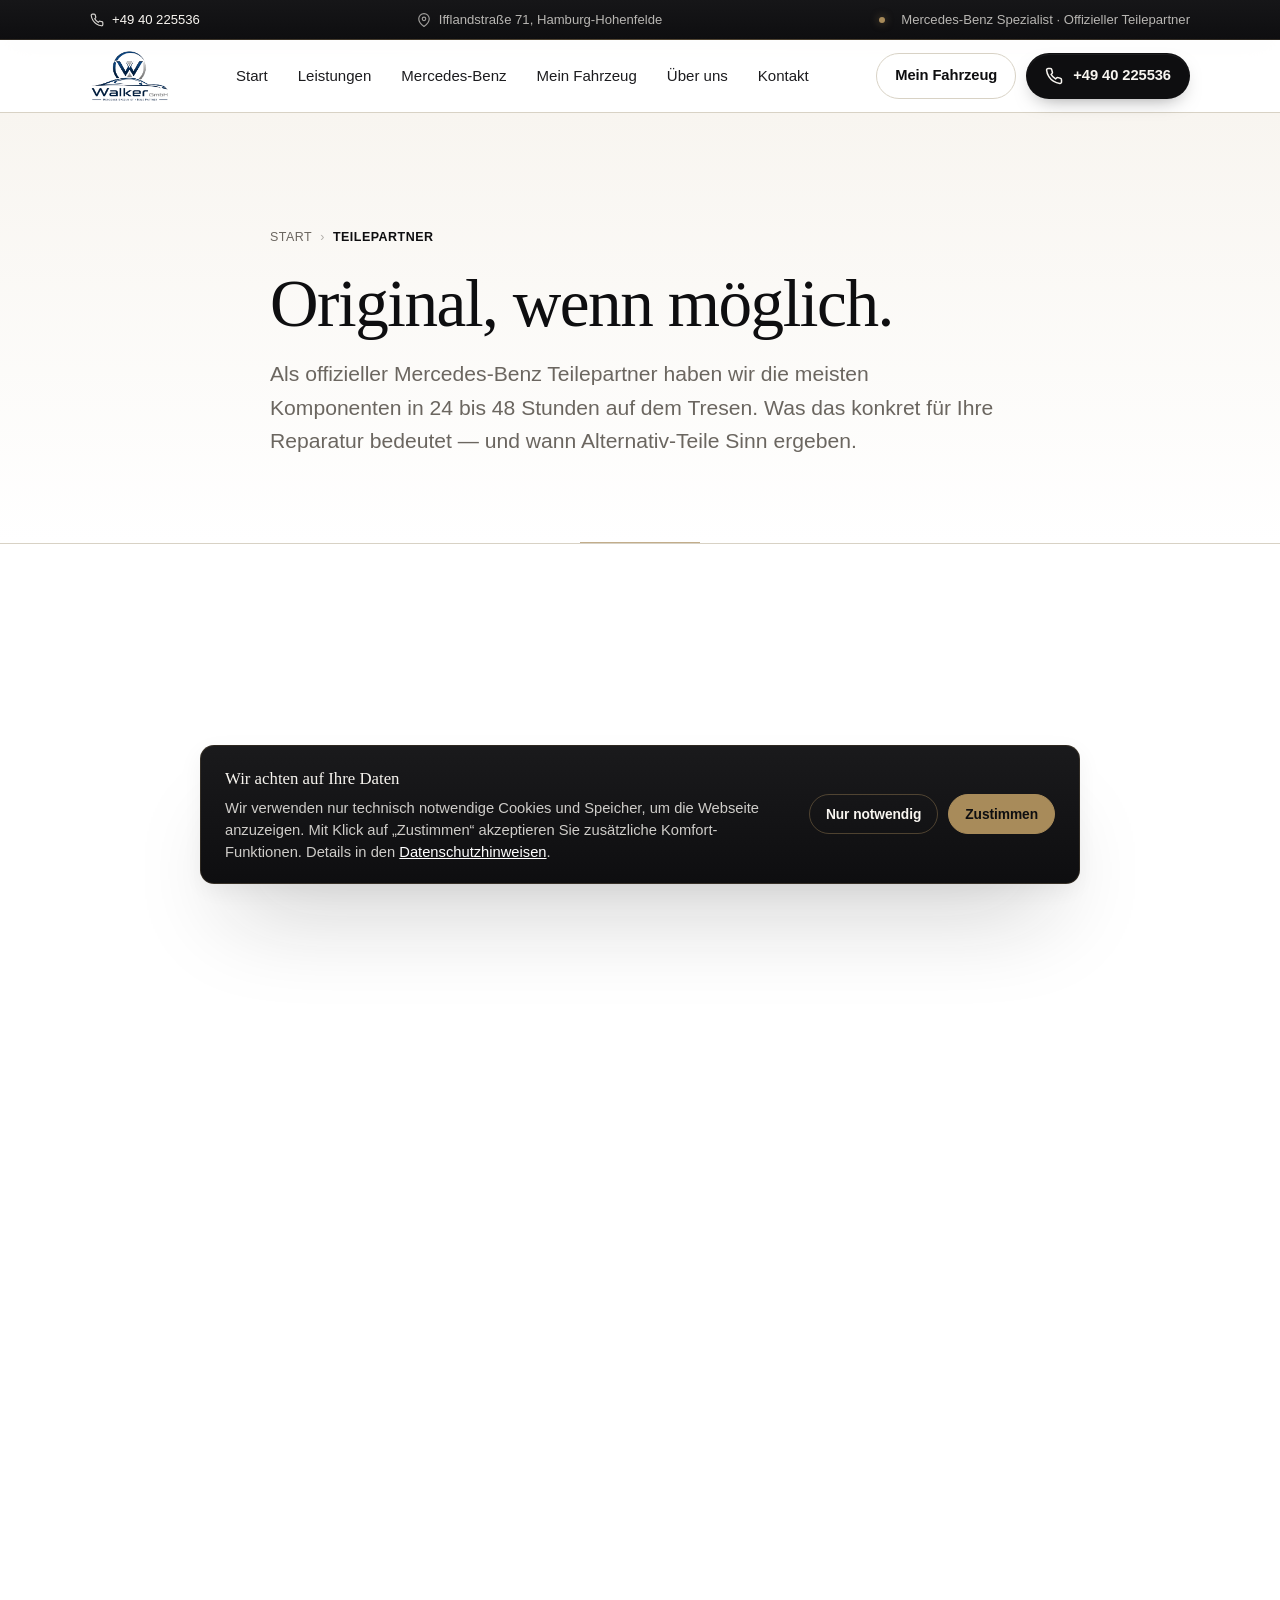
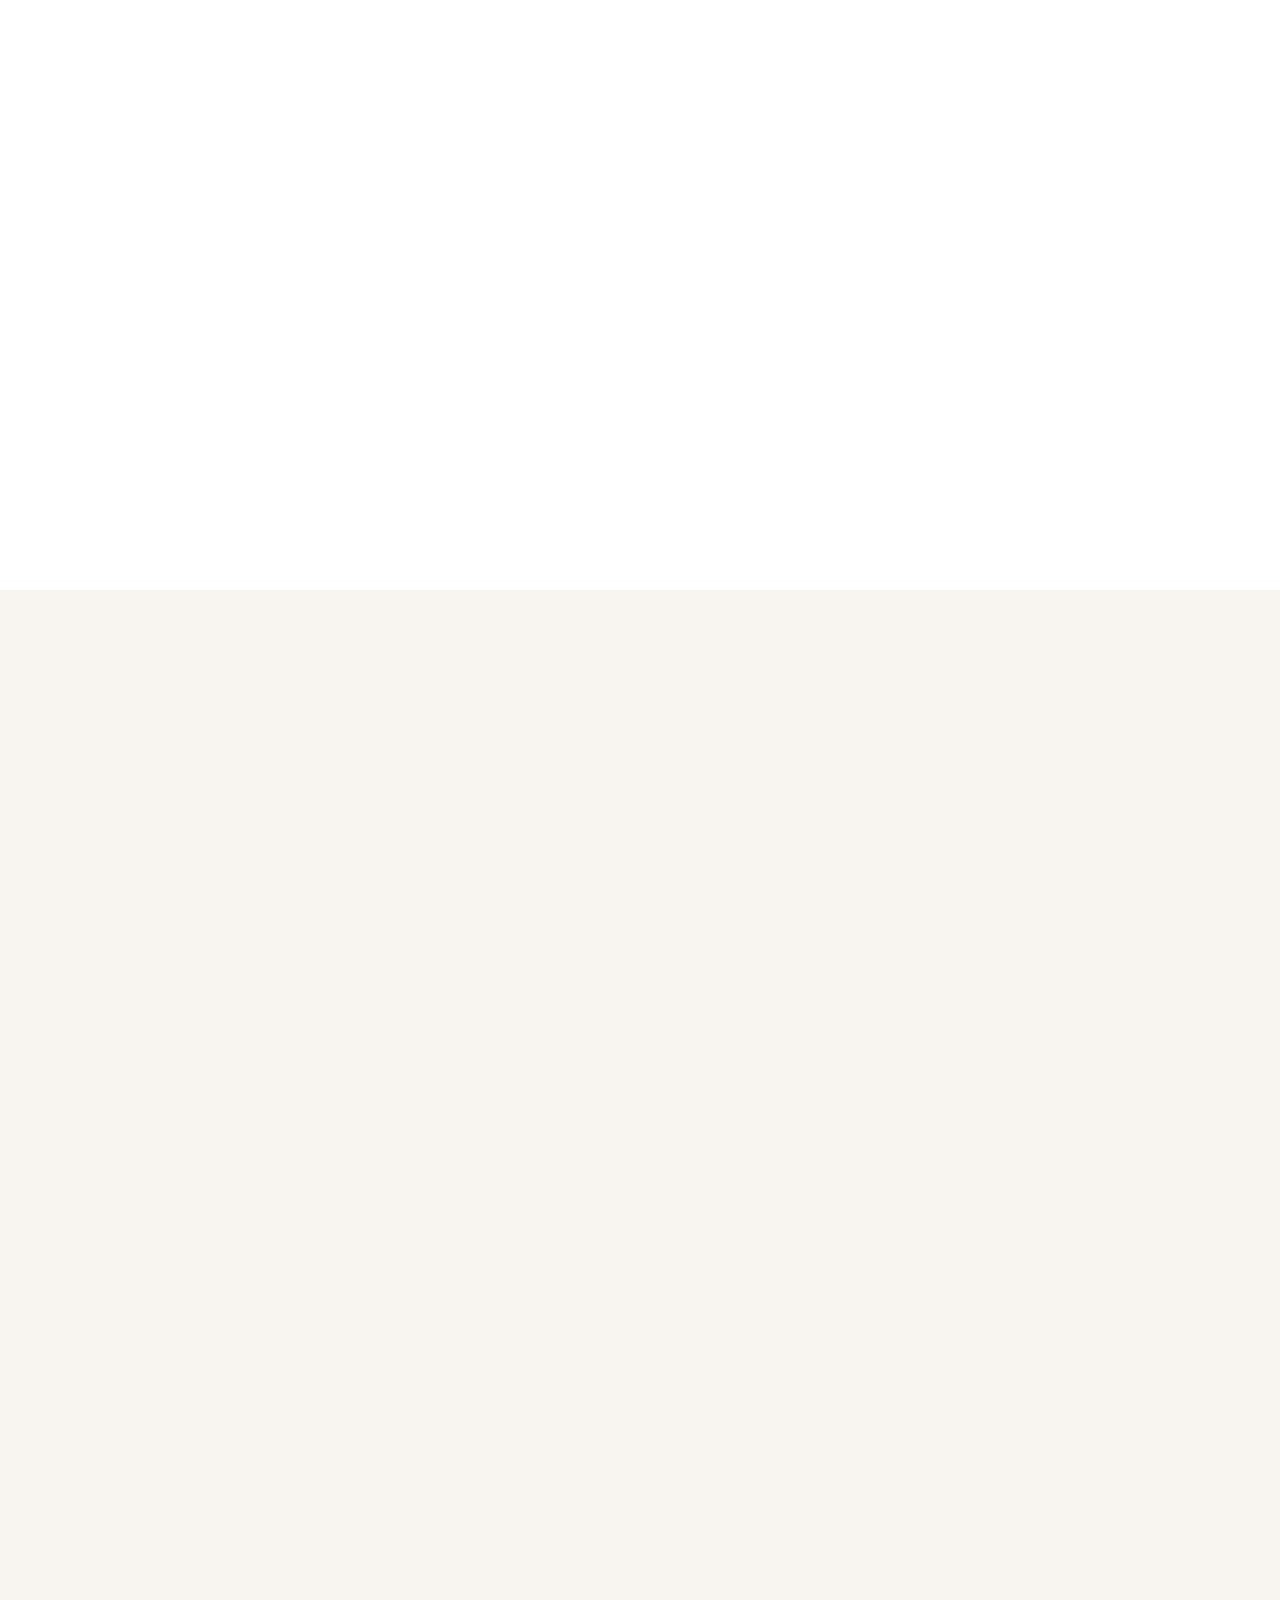
<file: teilepartner.html>
<!doctype html>
<html lang="de">
<head>
<meta charset="utf-8">
<meta name="viewport" content="width=device-width, initial-scale=1, viewport-fit=cover">
<script>
(function(){
  var V='2026-06-10-r6';
  try{
    if(localStorage.getItem('app-version')!==V){
      localStorage.removeItem('app-content');
      localStorage.setItem('app-version',V);
    }
  }catch(e){}
  try{
    if('serviceWorker' in navigator){
      navigator.serviceWorker.getRegistrations()
        .then(function(rs){rs.forEach(function(r){r.unregister();});}).catch(function(){});
    }
  }catch(e){}
})();
</script>
<title>Offizieller Mercedes-Benz Teilepartner – Walker GmbH Hamburg</title>
<meta name="description" content="Als offizieller Mercedes-Benz Teilepartner haben wir die meisten Original-Teile in 24 bis 48 Stunden auf dem Tresen. Wann Alternativ-Teile Sinn ergeben — und wann nicht.">
<link rel="canonical" href="https://walker-kfz.de/teilepartner.html">
<meta property="og:type" content="business.business">
<meta property="og:title" content="Offizieller Mercedes-Benz Teilepartner – Walker GmbH Hamburg">
<meta property="og:description" content="Als offizieller Mercedes-Benz Teilepartner haben wir die meisten Original-Teile in 24 bis 48 Stunden auf dem Tresen. Wann Alternativ-Teile Sinn ergeben — und wann nicht.">
<meta property="og:url" content="https://walker-kfz.de/teilepartner.html">
<meta property="og:image" content="https://walker-kfz.de/foto-diagnose.jpg">
<meta property="og:image:width" content="1200">
<meta property="og:image:height" content="800">
<meta property="og:site_name" content="Walker GmbH">
<meta property="og:locale" content="de_DE">
<meta name="twitter:card" content="summary_large_image">
<meta name="theme-color" content="#0A0A0B">
<link rel="icon" type="image/png" href="favicon.png">
<link rel="apple-touch-icon" href="favicon.png">
<link rel="manifest" href="manifest.json">
<meta name="color-scheme" content="light">
<meta http-equiv="Content-Security-Policy" content="default-src 'self'; img-src 'self' data:; script-src 'self' 'unsafe-inline' https://cdn.jsdelivr.net; style-src 'self' 'unsafe-inline' https://fonts.googleapis.com; font-src 'self' https://fonts.gstatic.com; connect-src 'self' https://*.supabase.co wss://*.supabase.co; frame-src 'none'; object-src 'none'; base-uri 'self'; form-action 'self'">
<link rel="preconnect" href="https://fonts.googleapis.com">
<link rel="preconnect" href="https://fonts.gstatic.com" crossorigin>
<link rel="dns-prefetch" href="https://cdn.jsdelivr.net">
<link href="https://fonts.googleapis.com/css2?family=Fraunces:opsz,wght@9..144,400;9..144,500;9..144,600&family=Inter:wght@400;500;600;700&display=swap" rel="stylesheet">
<style>
:root{--navy:#1A1A1C;--white:#fff;--anthracite:#111827;--silver:#F4F4F6;--ink:#0A0A0B}
*,*::before,*::after{box-sizing:border-box}
html,body{margin:0;background:var(--white);color:var(--anthracite);font-family:Inter,-apple-system,BlinkMacSystemFont,'Segoe UI',Roboto,sans-serif;line-height:1.6;-webkit-font-smoothing:antialiased}
.splash{position:fixed;inset:0;background:var(--white);z-index:9999;display:flex;align-items:center;justify-content:center;transition:opacity .4s cubic-bezier(.22,1,.36,1)}
.splash.hide{opacity:0;pointer-events:none}
.splash__mark{width:56px;height:56px;border-radius:14px;background:var(--navy);display:inline-flex;align-items:center;justify-content:center;color:var(--white);font-family:Georgia,serif;font-weight:700;font-size:1.6rem}
</style>
<link rel="stylesheet" href="styles.css?v=2026-06-10-r6">
<script type="application/ld+json">
{
  "@context": "https://schema.org",
  "@type": "BreadcrumbList",
  "itemListElement": [
    { "@type": "ListItem", "position": 1, "name": "Start", "item": "https://walker-kfz.de/" },
    { "@type": "ListItem", "position": 2, "name": "Teilepartner", "item": "https://walker-kfz.de/teilepartner.html" }
  ]
}
</script>
</head>
<body>
<div class="splash" id="splash" aria-hidden="true"><span class="splash__mark">W</span></div>
<a class="skip-link" href="#main">Zum Inhalt springen</a>

<div class="topbar" role="region" aria-label="Kontakt und Adresse">
  <div class="container topbar__row">
    <a class="topbar__item" href="tel:+4940225536" aria-label="Telefonnummer anrufen">
      <svg width="14" height="14" viewBox="0 0 24 24" fill="none" stroke="currentColor" stroke-width="2" stroke-linecap="round" stroke-linejoin="round" aria-hidden="true"><path d="M22 16.92v3a2 2 0 0 1-2.18 2 19.79 19.79 0 0 1-8.63-3.07 19.5 19.5 0 0 1-6-6A19.79 19.79 0 0 1 2.12 4.18 2 2 0 0 1 4.11 2h3a2 2 0 0 1 2 1.72c.13.96.36 1.9.7 2.81a2 2 0 0 1-.45 2.11L8.09 9.91a16 16 0 0 0 6 6l1.27-1.27a2 2 0 0 1 2.11-.45c.91.34 1.85.57 2.81.7a2 2 0 0 1 1.72 2z"/></svg>
      <span data-bind="phone">+49 40 225536</span>
    </a>
    <span class="topbar__item">
      <svg width="14" height="14" viewBox="0 0 24 24" fill="none" stroke="currentColor" stroke-width="2" stroke-linecap="round" stroke-linejoin="round" aria-hidden="true"><path d="M21 10c0 7-9 13-9 13S3 17 3 10a9 9 0 0 1 18 0z"/><circle cx="12" cy="10" r="3"/></svg>
      Ifflandstraße 71, Hamburg-Hohenfelde
    </span>
    <span class="topbar__item topbar__hint"><span class="dot"></span>Mercedes-Benz Spezialist · Offizieller Teilepartner</span>
  </div>
</div>

<header class="header">
  <div class="container header__row">
    <a class="brand" data-nav href="index.html" aria-label="Walker GmbH – Startseite">
      <img class="brand__logo" data-img-slot="logo" src="logo.png" alt="Walker GmbH – Mercedes-Benz Spezialist" width="180" height="80">
    </a>
    <nav class="nav" aria-label="Hauptnavigation">
      <a class="nav__link" data-nav href="index.html">Start</a>
      <a class="nav__link" data-nav href="leistungen.html">Leistungen</a>
      <a class="nav__link" data-nav href="mercedes-spezialist.html">Mercedes-Benz</a>
      <a class="nav__link" data-nav href="mein-fahrzeug.html">Mein Fahrzeug</a>
      <a class="nav__link" data-nav href="ueber-uns.html">Über uns</a>
      <a class="nav__link" data-nav href="kontakt.html">Kontakt</a>
    </nav>
    <div class="header__cta">
      <a class="btn btn--ghost btn--sm" href="mein-fahrzeug.html">Mein Fahrzeug</a>
      <a class="btn btn--primary btn--sm" href="tel:+4940225536"><svg width="16" height="16" viewBox="0 0 24 24" fill="none" stroke="currentColor" stroke-width="2" stroke-linecap="round" stroke-linejoin="round" aria-hidden="true"><path d="M22 16.92v3a2 2 0 0 1-2.18 2 19.79 19.79 0 0 1-8.63-3.07 19.5 19.5 0 0 1-6-6A19.79 19.79 0 0 1 2.12 4.18 2 2 0 0 1 4.11 2h3a2 2 0 0 1 2 1.72c.13.96.36 1.9.7 2.81a2 2 0 0 1-.45 2.11L8.09 9.91a16 16 0 0 0 6 6l1.27-1.27a2 2 0 0 1 2.11-.45c.91.34 1.85.57 2.81.7a2 2 0 0 1 1.72 2z"/></svg><span data-bind="phone">+49 40 225536</span></a>
      <button class="burger" type="button" aria-label="Menü öffnen" aria-expanded="false" aria-controls="drawer" data-burger>
        <span></span><span></span><span></span>
      </button>
    </div>
  </div>
</header>

<aside class="drawer" id="drawer" aria-hidden="true" data-drawer aria-label="Menü">
  <div class="drawer__head">
    <img class="drawer__logo" data-img-slot="logo" src="logo.png" alt="Walker GmbH" width="180" height="80">
    <button class="drawer__close" type="button" aria-label="Menü schließen" data-drawer-close>
      <svg width="22" height="22" viewBox="0 0 24 24" fill="none" stroke="currentColor" stroke-width="2" stroke-linecap="round" stroke-linejoin="round" aria-hidden="true"><path d="M18 6 6 18"/><path d="m6 6 12 12"/></svg>
    </button>
  </div>
  <ul class="drawer__nav" role="list">
    <li><a data-nav href="index.html">Start</a></li>
    <li><a data-nav href="leistungen.html">Leistungen</a></li>
    <li><a data-nav href="mercedes-spezialist.html">Mercedes-Benz Spezialist</a></li>
    <li><a data-nav href="teilepartner.html">Teilepartner</a></li>
    <li><a data-nav href="ueber-uns.html">Über uns</a></li>
    <li><a data-nav href="kontakt.html">Kontakt & Anfahrt</a></li>
    <li><a data-nav href="mein-fahrzeug.html">Mein Fahrzeug — Status</a></li>
  </ul>
  <div class="drawer__cta">
    <a class="btn btn--blue btn--block" href="tel:+4940225536">Jetzt anrufen · <span data-bind="phone">+49 40 225536</span></a>
    <a class="btn btn--light btn--block" href="kontakt.html">Adresse &amp; Anfahrt</a>
  </div>
  <div class="drawer__contact">
    Walker GmbH<br>Ifflandstraße 71, 22087 Hamburg<br>Telefon: <a href="tel:+4940225536"><span data-bind="phone">+49 40 225536</span></a><br><br>Mo–Do 07:30–18:30<br>Fr 07:00–12:00<br>Sa, So geschlossen
  </div>
</aside>

<div class="notice" hidden data-notice></div>

<main id="main">

  <section class="page-hero">
    <div class="container page-hero__grid">
        <nav class="breadcrumbs" aria-label="Brotkrumennavigation">
          <a href="index.html">Start</a> <span>›</span> <span aria-current="page">Teilepartner</span>
        </nav>
        <h1>Original, wenn möglich.</h1>
        <p class="lead">Als offizieller Mercedes-Benz Teilepartner haben wir die meisten Komponenten in 24 bis 48 Stunden auf dem Tresen. Was das konkret für Ihre Reparatur bedeutet — und wann Alternativ-Teile Sinn ergeben.</p>
      </div>
  </section>

  <section class="section">
    <div class="container">
      <div class="about-grid reveal">
        <div>
          <p class="eyebrow">Was der Status bedeutet</p>
          <h2>Direkter Draht zum Hersteller-Bestand.</h2>
          <p>Als offizieller Mercedes-Benz Teilepartner bestellen wir Original-Teile direkt aus dem Werks-Bestand. Die meisten Komponenten sind in 24 bis 48 Stunden bei uns — bei selteneren Teilen hören Sie die Lieferzeit, bevor wir bestellen.</p>
          <p>Praktisch heißt das: Sie sparen sich das Recherchieren auf Drittseiten, das Rätselraten zu Passgenauigkeit und das Risiko von Nachbau-Teilen, die nach drei Monaten wieder ausgewechselt werden müssen.</p>
        </div>
        <div class="about-visual">
          <picture><source media="(max-width: 700px)" srcset="foto-bremsen-sm.webp" type="image/webp"><source srcset="foto-bremsen.webp" type="image/webp"><img data-img-slot="bremsen" src="foto-bremsen.jpg" alt="Original-Bremsteile an einem Mercedes-Benz" loading="lazy" width="800" height="1000"></picture>
        </div>
      </div>
    </div>
  </section>

  <section class="section section--soft">
    <div class="container">
      <div class="section__head section__head--left">
        <p class="eyebrow">Drei Punkte in der Praxis</p>
        <h2>Was das auf der Rechnung ändert.</h2>
      </div>
      <div class="services reveal">
        <article class="service">
          <span class="service__icon" aria-hidden="true"><svg width="22" height="22" viewBox="0 0 24 24" fill="none" stroke="currentColor" stroke-width="2" stroke-linecap="round" stroke-linejoin="round"><circle cx="12" cy="12" r="10"/><polyline points="9 11 12 14 22 4"/></svg></span>
          <h3>Passgenau, beim ersten Versuch</h3>
          <p>Original-Teile passen sofort. Keine Anpass-Arbeiten, kein Nach-Codieren — der Werkstatt-Aufwand bleibt im Rahmen, den wir Ihnen vorher genannt haben.</p>
        </article>
        <article class="service">
          <span class="service__icon" aria-hidden="true"><svg width="22" height="22" viewBox="0 0 24 24" fill="none" stroke="currentColor" stroke-width="2" stroke-linecap="round" stroke-linejoin="round"><path d="M3 12a9 9 0 0 1 18 0"/><path d="M12 3v9l5 3"/></svg></span>
          <h3>24–48 Stunden</h3>
          <p>Die meisten Komponenten haben wir am übernächsten Werktag hier. Ihr Auto steht nicht eine Woche bei uns, weil das Teil aus Polen kommt.</p>
        </article>
        <article class="service">
          <span class="service__icon" aria-hidden="true"><svg width="22" height="22" viewBox="0 0 24 24" fill="none" stroke="currentColor" stroke-width="2" stroke-linecap="round" stroke-linejoin="round"><path d="M12 22s8-4 8-12V5l-8-3-8 3v5c0 8 8 12 8 12Z"/></svg></span>
          <h3>Heft & Wiederverkauf</h3>
          <p>Reparaturen mit Original-Teilen + dokumentierter Werkstatt-Stempel — das macht beim Verkauf einen messbaren Unterschied. Käufer schauen aufs Heft.</p>
        </article>
      </div>
    </div>
  </section>

  <section class="section">
    <div class="container">
      <div class="mb-section">
        <div>
          <p class="eyebrow eyebrow--light">Sie entscheiden</p>
          <h2>Wann Alternativ-Teile Sinn ergeben.</h2>
          <p class="lead">Bei älteren Baureihen oder bestimmten Verschleiß-Teilen gibt es solide Alternativen, die deutlich günstiger sind. Wann das passt — und wann nicht — sagen wir Ihnen.</p>
          <ul class="mb-list">
            <li>Standard ist Original — der Default, wenn Sie nichts anderes sagen</li>
            <li>Alternative Teile nur, wenn die Qualität bei diesem Bauteil unkritisch ist</li>
            <li>Sicherheitsrelevant (Bremsen, Lenkung, Fahrwerk): immer Original</li>
            <li>Rechnung mit getrennten Posten — Teile, Arbeit, MwSt., keine Überraschung an der Tür</li>
          </ul>
          <div style="display:flex;gap:12px;flex-wrap:wrap;">
            <a class="btn btn--blue" href="tel:+4940225536">040 225536</a>
            <a class="btn btn--light" href="kontakt.html">Adresse &amp; Anfahrt</a>
          </div>
          <p class="mb-section__legal">„Mercedes-Benz" ist eine eingetragene Marke der Mercedes-Benz Group AG. Walker GmbH ist eine eigenständige Fachwerkstatt und offizieller Mercedes-Benz Teilepartner.</p>
        </div>
        <div class="mb-section__visual">
          <picture><source media="(max-width: 700px)" srcset="foto-wartung-sm.webp" type="image/webp"><source srcset="foto-wartung.webp" type="image/webp"><img data-img-slot="wartung" src="foto-wartung.jpg" alt="Reparatur eines Mercedes-Benz in der Werkstatt" loading="lazy" width="800" height="1000"></picture>
        </div>
      </div>
    </div>
  </section>

</main>

<footer class="footer footer--brand">
  <div class="container">
    <div class="footer__top">
      <div>
        <p class="eyebrow eyebrow--light">Walker GmbH</p>
        <p class="footer__lead">Werkstatt für Mercedes-Benz. In der Ifflandstraße. Seit Jahrzehnten.</p>
      </div>
      <div class="footer__col">
        <h4>Werkstatt</h4>
        <ul>
          <li>Ifflandstraße 71</li>
          <li>22087 Hamburg</li>
          <li><a href="tel:+4940225536">040 225536</a></li>
          <li>Mo–Do · 07:30 – 18:30</li>
          <li>Fr · 07:00 – 12:00</li>
        </ul>
      </div>
      <div class="footer__col">
        <h4>Navigation</h4>
        <ul>
          <li><a href="leistungen.html">Leistungen</a></li>
          <li><a href="mercedes-spezialist.html">Mercedes-Benz Spezialist</a></li>
          <li><a href="teilepartner.html">Teilepartner</a></li>
          <li><a href="mein-fahrzeug.html">Mein Fahrzeug</a></li>
          <li><a href="kontakt.html">Kontakt &amp; Anfahrt</a></li>
        </ul>
      </div>
    </div>
    <div class="footer__bottom">
      <span>© <span data-year>2026</span> Walker GmbH</span>
      <span><a href="impressum.html">Impressum</a> · <a href="datenschutz.html">Datenschutz</a> · <a href="admin.html">Mitglieder</a> · <button class="btn--link" type="button" data-cookie-open style="color:inherit;text-transform:inherit;letter-spacing:inherit;font-family:inherit;font-size:inherit;">Cookies</button></span>
    </div>
    <p class="footer__legal-note">
      Walker GmbH ist eine eigenständige Kfz-Fachwerkstatt mit Spezialisierung auf Mercedes-Benz und offizieller Mercedes-Benz Teilepartner. Keine offizielle Mercedes-Benz Niederlassung. „Mercedes-Benz“ ist eine eingetragene Marke der Mercedes-Benz Group AG.
    </p>
  </div>
</footer>

<div class="cookie-banner" role="dialog" aria-live="polite" aria-label="Cookie-Hinweis" aria-hidden="true" data-cookie-banner>
  <div class="cookie-banner__row">
    <div class="cookie-banner__text">
      <strong>Wir achten auf Ihre Daten</strong>
      Wir verwenden nur technisch notwendige Cookies und Speicher, um die Webseite anzuzeigen. Mit Klick auf „Zustimmen“ akzeptieren Sie zusätzliche Komfort-Funktionen. Details in den <a href="datenschutz.html" style="color:#fff;text-decoration:underline;">Datenschutzhinweisen</a>.
    </div>
    <div class="cookie-banner__actions">
      <button class="btn btn--ghost btn--sm" type="button" data-cookie="necessary">Nur notwendig</button>
      <button class="btn btn--blue btn--sm" type="button" data-cookie="all">Zustimmen</button>
    </div>
  </div>
</div>

<script src="config.js?v=2026-06-10-r6" defer></script>
<script src="db.js?v=2026-06-10-r6" defer></script>
<script src="script.js?v=2026-06-10-r6" defer></script>
</body>
</html>
</file>
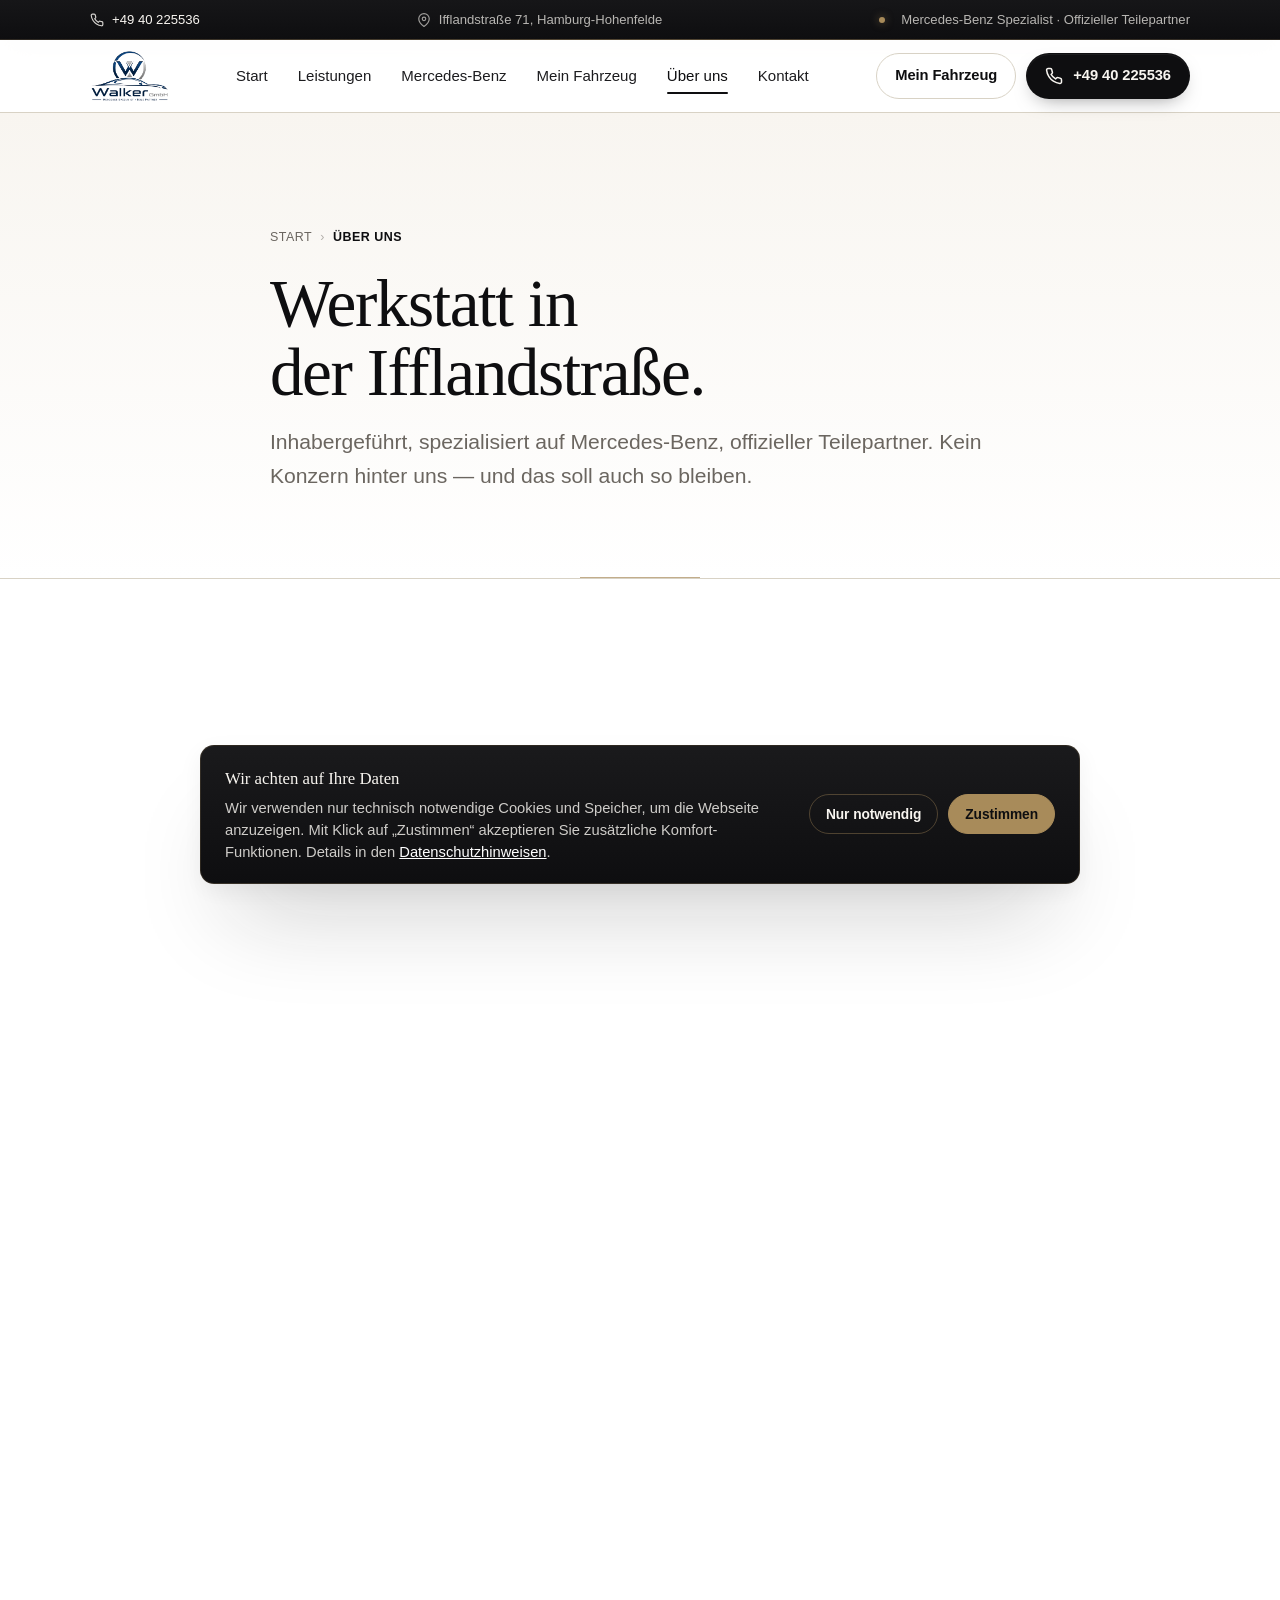
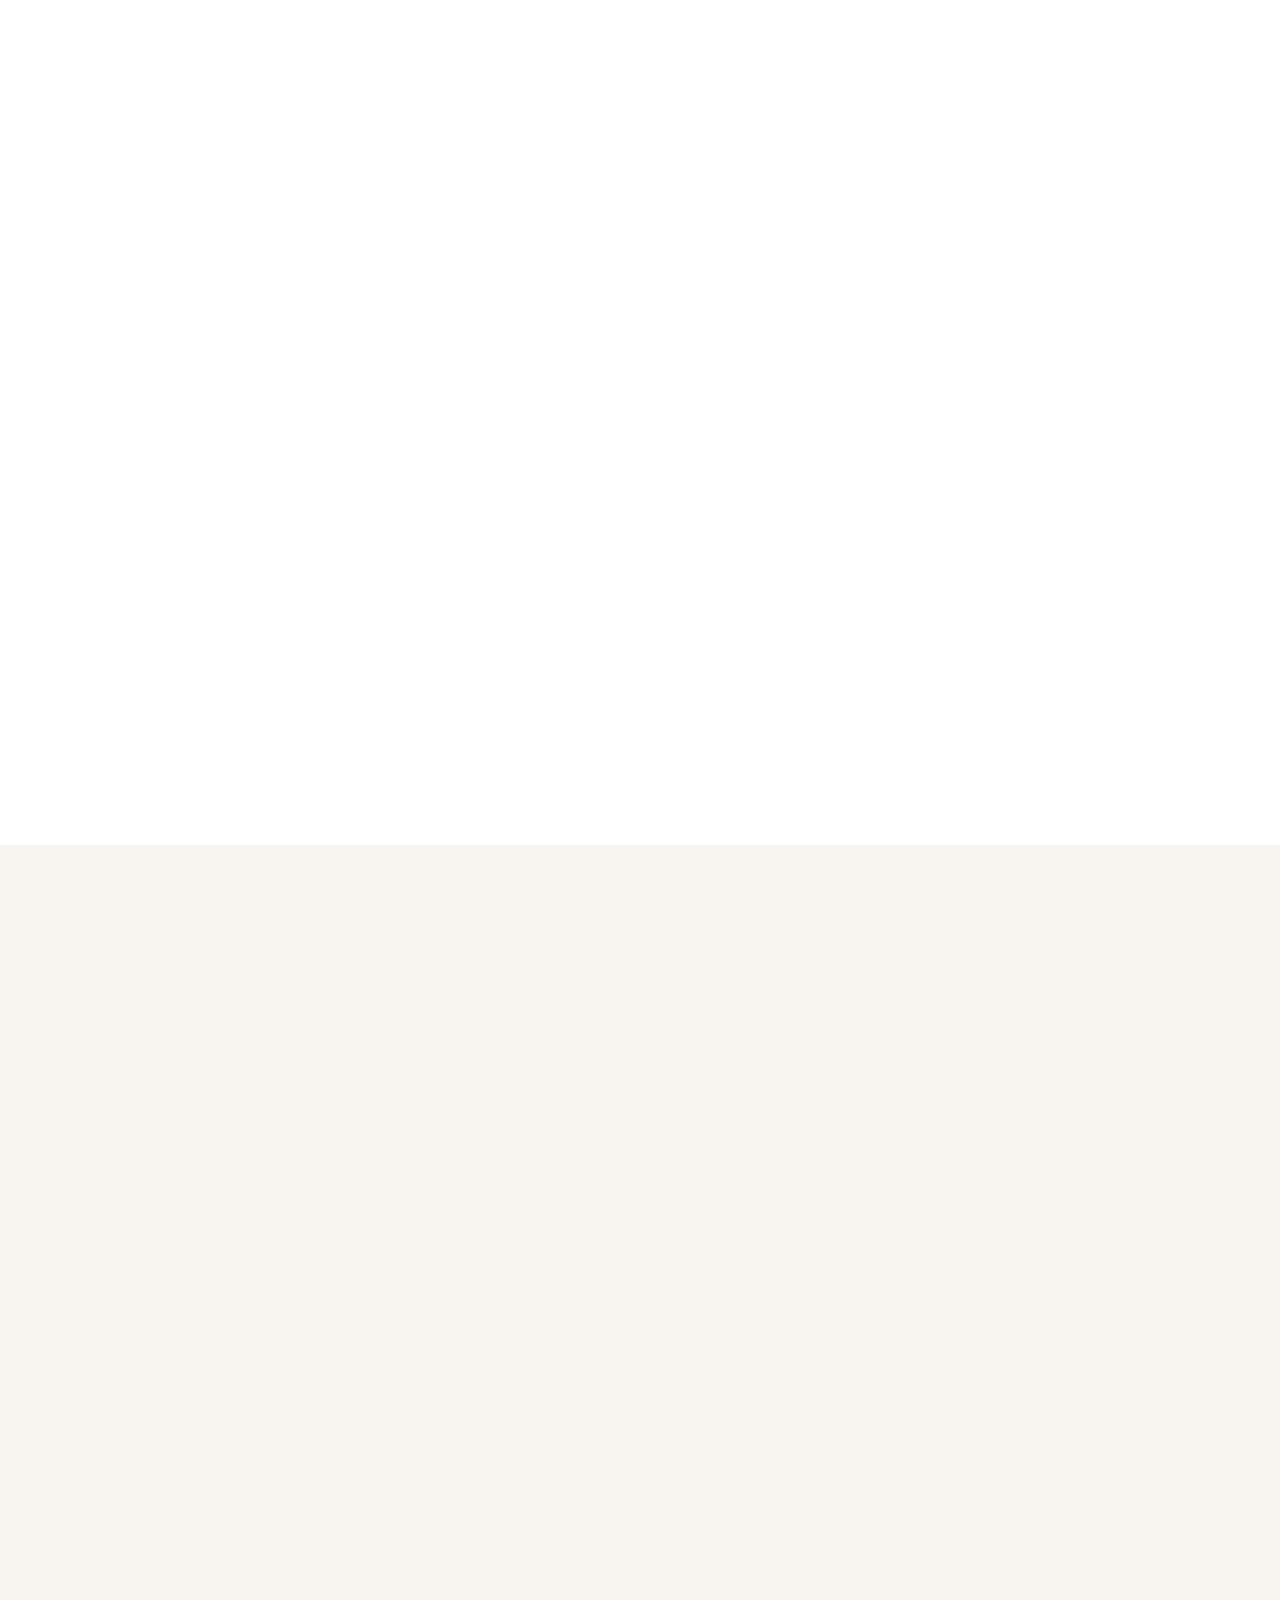
<file: ueber-uns.html>
<!doctype html>
<html lang="de">
<head>
<meta charset="utf-8">
<meta name="viewport" content="width=device-width, initial-scale=1, viewport-fit=cover">
<script>
(function(){
  var V='2026-06-10-r6';
  try{
    if(localStorage.getItem('app-version')!==V){
      localStorage.removeItem('app-content');
      localStorage.setItem('app-version',V);
    }
  }catch(e){}
  try{
    if('serviceWorker' in navigator){
      navigator.serviceWorker.getRegistrations()
        .then(function(rs){rs.forEach(function(r){r.unregister();});}).catch(function(){});
    }
  }catch(e){}
})();
</script>
<title>Über uns – Walker GmbH Mercedes-Benz Spezialist Hamburg</title>
<meta name="description" content="Walker GmbH: inhabergeführte Mercedes-Benz Werkstatt in der Ifflandstraße 71, Hamburg-Hohenfelde. Vier Punkte, die wir nicht verhandeln.">
<link rel="canonical" href="https://walker-kfz.de/ueber-uns.html">
<meta property="og:type" content="business.business">
<meta property="og:title" content="Über uns – Walker GmbH Mercedes-Benz Spezialist Hamburg">
<meta property="og:description" content="Walker GmbH: inhabergeführte Mercedes-Benz Werkstatt in der Ifflandstraße 71, Hamburg-Hohenfelde. Vier Punkte, die wir nicht verhandeln.">
<meta property="og:url" content="https://walker-kfz.de/ueber-uns.html">
<meta property="og:image" content="https://walker-kfz.de/foto-diagnose.jpg">
<meta property="og:image:width" content="1200">
<meta property="og:image:height" content="800">
<meta property="og:site_name" content="Walker GmbH">
<meta property="og:locale" content="de_DE">
<meta name="twitter:card" content="summary_large_image">
<meta name="theme-color" content="#0A0A0B">
<link rel="icon" type="image/png" href="favicon.png">
<link rel="apple-touch-icon" href="favicon.png">
<link rel="manifest" href="manifest.json">
<meta name="color-scheme" content="light">
<meta http-equiv="Content-Security-Policy" content="default-src 'self'; img-src 'self' data:; script-src 'self' 'unsafe-inline' https://cdn.jsdelivr.net; style-src 'self' 'unsafe-inline' https://fonts.googleapis.com; font-src 'self' https://fonts.gstatic.com; connect-src 'self' https://*.supabase.co wss://*.supabase.co; frame-src 'none'; object-src 'none'; base-uri 'self'; form-action 'self'">
<link rel="preconnect" href="https://fonts.googleapis.com">
<link rel="preconnect" href="https://fonts.gstatic.com" crossorigin>
<link rel="dns-prefetch" href="https://cdn.jsdelivr.net">
<link href="https://fonts.googleapis.com/css2?family=Fraunces:opsz,wght@9..144,400;9..144,500;9..144,600&family=Inter:wght@400;500;600;700&display=swap" rel="stylesheet">
<style>
:root{--navy:#1A1A1C;--white:#fff;--anthracite:#111827;--silver:#F4F4F6;--ink:#0A0A0B}
*,*::before,*::after{box-sizing:border-box}
html,body{margin:0;background:var(--white);color:var(--anthracite);font-family:Inter,-apple-system,BlinkMacSystemFont,'Segoe UI',Roboto,sans-serif;line-height:1.6;-webkit-font-smoothing:antialiased}
.splash{position:fixed;inset:0;background:var(--white);z-index:9999;display:flex;align-items:center;justify-content:center;transition:opacity .4s cubic-bezier(.22,1,.36,1)}
.splash.hide{opacity:0;pointer-events:none}
.splash__mark{width:56px;height:56px;border-radius:14px;background:var(--navy);display:inline-flex;align-items:center;justify-content:center;color:var(--white);font-family:Georgia,serif;font-weight:700;font-size:1.6rem}
</style>
<link rel="stylesheet" href="styles.css?v=2026-06-10-r6">
<script type="application/ld+json">
{
  "@context": "https://schema.org",
  "@type": "BreadcrumbList",
  "itemListElement": [
    { "@type": "ListItem", "position": 1, "name": "Start", "item": "https://walker-kfz.de/" },
    { "@type": "ListItem", "position": 2, "name": "Über uns", "item": "https://walker-kfz.de/ueber-uns.html" }
  ]
}
</script>
</head>
<body>
<div class="splash" id="splash" aria-hidden="true"><span class="splash__mark">W</span></div>
<a class="skip-link" href="#main">Zum Inhalt springen</a>

<div class="topbar" role="region" aria-label="Kontakt und Adresse">
  <div class="container topbar__row">
    <a class="topbar__item" href="tel:+4940225536" aria-label="Telefonnummer anrufen">
      <svg width="14" height="14" viewBox="0 0 24 24" fill="none" stroke="currentColor" stroke-width="2" stroke-linecap="round" stroke-linejoin="round" aria-hidden="true"><path d="M22 16.92v3a2 2 0 0 1-2.18 2 19.79 19.79 0 0 1-8.63-3.07 19.5 19.5 0 0 1-6-6A19.79 19.79 0 0 1 2.12 4.18 2 2 0 0 1 4.11 2h3a2 2 0 0 1 2 1.72c.13.96.36 1.9.7 2.81a2 2 0 0 1-.45 2.11L8.09 9.91a16 16 0 0 0 6 6l1.27-1.27a2 2 0 0 1 2.11-.45c.91.34 1.85.57 2.81.7a2 2 0 0 1 1.72 2z"/></svg>
      <span data-bind="phone">+49 40 225536</span>
    </a>
    <span class="topbar__item">
      <svg width="14" height="14" viewBox="0 0 24 24" fill="none" stroke="currentColor" stroke-width="2" stroke-linecap="round" stroke-linejoin="round" aria-hidden="true"><path d="M21 10c0 7-9 13-9 13S3 17 3 10a9 9 0 0 1 18 0z"/><circle cx="12" cy="10" r="3"/></svg>
      Ifflandstraße 71, Hamburg-Hohenfelde
    </span>
    <span class="topbar__item topbar__hint"><span class="dot"></span>Mercedes-Benz Spezialist · Offizieller Teilepartner</span>
  </div>
</div>

<header class="header">
  <div class="container header__row">
    <a class="brand" data-nav href="index.html" aria-label="Walker GmbH – Startseite">
      <img class="brand__logo" data-img-slot="logo" src="logo.png" alt="Walker GmbH – Mercedes-Benz Spezialist" width="180" height="80">
    </a>
    <nav class="nav" aria-label="Hauptnavigation">
      <a class="nav__link" data-nav href="index.html">Start</a>
      <a class="nav__link" data-nav href="leistungen.html">Leistungen</a>
      <a class="nav__link" data-nav href="mercedes-spezialist.html">Mercedes-Benz</a>
      <a class="nav__link" data-nav href="mein-fahrzeug.html">Mein Fahrzeug</a>
      <a class="nav__link" data-nav href="ueber-uns.html">Über uns</a>
      <a class="nav__link" data-nav href="kontakt.html">Kontakt</a>
    </nav>
    <div class="header__cta">
      <a class="btn btn--ghost btn--sm" href="mein-fahrzeug.html">Mein Fahrzeug</a>
      <a class="btn btn--primary btn--sm" href="tel:+4940225536"><svg width="16" height="16" viewBox="0 0 24 24" fill="none" stroke="currentColor" stroke-width="2" stroke-linecap="round" stroke-linejoin="round" aria-hidden="true"><path d="M22 16.92v3a2 2 0 0 1-2.18 2 19.79 19.79 0 0 1-8.63-3.07 19.5 19.5 0 0 1-6-6A19.79 19.79 0 0 1 2.12 4.18 2 2 0 0 1 4.11 2h3a2 2 0 0 1 2 1.72c.13.96.36 1.9.7 2.81a2 2 0 0 1-.45 2.11L8.09 9.91a16 16 0 0 0 6 6l1.27-1.27a2 2 0 0 1 2.11-.45c.91.34 1.85.57 2.81.7a2 2 0 0 1 1.72 2z"/></svg><span data-bind="phone">+49 40 225536</span></a>
      <button class="burger" type="button" aria-label="Menü öffnen" aria-expanded="false" aria-controls="drawer" data-burger>
        <span></span><span></span><span></span>
      </button>
    </div>
  </div>
</header>

<aside class="drawer" id="drawer" aria-hidden="true" data-drawer aria-label="Menü">
  <div class="drawer__head">
    <img class="drawer__logo" data-img-slot="logo" src="logo.png" alt="Walker GmbH" width="180" height="80">
    <button class="drawer__close" type="button" aria-label="Menü schließen" data-drawer-close>
      <svg width="22" height="22" viewBox="0 0 24 24" fill="none" stroke="currentColor" stroke-width="2" stroke-linecap="round" stroke-linejoin="round" aria-hidden="true"><path d="M18 6 6 18"/><path d="m6 6 12 12"/></svg>
    </button>
  </div>
  <ul class="drawer__nav" role="list">
    <li><a data-nav href="index.html">Start</a></li>
    <li><a data-nav href="leistungen.html">Leistungen</a></li>
    <li><a data-nav href="mercedes-spezialist.html">Mercedes-Benz Spezialist</a></li>
    <li><a data-nav href="teilepartner.html">Teilepartner</a></li>
    <li><a data-nav href="ueber-uns.html">Über uns</a></li>
    <li><a data-nav href="kontakt.html">Kontakt & Anfahrt</a></li>
    <li><a data-nav href="mein-fahrzeug.html">Mein Fahrzeug — Status</a></li>
  </ul>
  <div class="drawer__cta">
    <a class="btn btn--blue btn--block" href="tel:+4940225536">Jetzt anrufen · <span data-bind="phone">+49 40 225536</span></a>
    <a class="btn btn--light btn--block" href="kontakt.html">Adresse &amp; Anfahrt</a>
  </div>
  <div class="drawer__contact">
    Walker GmbH<br>Ifflandstraße 71, 22087 Hamburg<br>Telefon: <a href="tel:+4940225536"><span data-bind="phone">+49 40 225536</span></a><br><br>Mo–Do 07:30–18:30<br>Fr 07:00–12:00<br>Sa, So geschlossen
  </div>
</aside>

<div class="notice" hidden data-notice></div>

<main id="main">

  <section class="page-hero">
    <div class="container page-hero__grid">
        <nav class="breadcrumbs" aria-label="Brotkrumennavigation">
          <a href="index.html">Start</a> <span>›</span> <span aria-current="page">Über uns</span>
        </nav>
        <h1>Werkstatt in der Ifflandstraße.</h1>
        <p class="lead">Inhabergeführt, spezialisiert auf Mercedes-Benz, offizieller Teilepartner. Kein Konzern hinter uns — und das soll auch so bleiben.</p>
      </div>
  </section>

  <section class="section">
    <div class="container">
      <div class="about-grid reveal">
        <div>
          <p class="eyebrow">Wer wir sind</p>
          <h2>Werkstatt. Punkt.</h2>
          <p>Walker GmbH ist inhabergeführt, sitzt seit Jahrzehnten in der Ifflandstraße 71 in Hamburg-Hohenfelde und schraubt überwiegend an Mercedes-Benz. Kein Werkstatt-Imperium, kein Filialnetz, kein anonymes Service-Annahme-Center.</p>
          <p>Was wir sind: ein überschaubares Team, ein offizieller Mercedes-Benz Teilepartner, ein Telefon, an dem die Werkstatt selbst rangeht. Was wir nicht sind: Vertragshändler, Autohaus, Verkaufsraum.</p>
          <p>Unser Ablauf ist banal: Sie schildern das Problem, wir machen Diagnose, wir besprechen Befund und Kostenrahmen, Sie geben frei, wir reparieren, Sie holen ab. Wenn unterwegs etwas Unerwartetes auftaucht — wir rufen an. Vor der Reparatur, nicht nach der Rechnung.</p>
          <div style="display:flex;gap:12px;flex-wrap:wrap;">
            <a class="btn btn--primary" href="tel:+4940225536">040 225536</a>
            <a class="btn btn--ghost" href="kontakt.html">Adresse &amp; Anfahrt</a>
          </div>
        </div>
        <div class="about-visual">
          <picture><source media="(max-width: 700px)" srcset="foto-wartung-sm.webp" type="image/webp"><source srcset="foto-wartung.webp" type="image/webp"><img data-img-slot="wartung" src="foto-wartung.jpg" alt="Werkstatt – Fahrzeug auf der Hebebühne" loading="lazy" width="800" height="1000"></picture>
        </div>
      </div>
    </div>
  </section>

  <section class="section section--soft">
    <div class="container">
      <div class="section__head">
        <p class="eyebrow">Vier Punkte, die wir nicht verhandeln</p>
        <h2>Wie wir arbeiten.</h2>
      </div>
      <div class="services reveal">
        <article class="service">
          <span class="service__icon" aria-hidden="true"><svg width="22" height="22" viewBox="0 0 24 24" fill="none" stroke="currentColor" stroke-width="2" stroke-linecap="round" stroke-linejoin="round"><circle cx="12" cy="12" r="10"/><polyline points="9 11 12 14 22 4"/></svg></span>
          <h3>Vorher freigeben</h3>
          <p>Was nicht abgesprochen ist, wird nicht gemacht. Auch wenn der Kollege „das mal eben mitgemacht hätte". Ohne Ihre Freigabe — nicht.</p>
        </article>
        <article class="service">
          <span class="service__icon" aria-hidden="true"><svg width="22" height="22" viewBox="0 0 24 24" fill="none" stroke="currentColor" stroke-width="2" stroke-linecap="round" stroke-linejoin="round"><path d="M12 22s8-4 8-12V5l-8-3-8 3v5c0 8 8 12 8 12Z"/></svg></span>
          <h3>Termine halten</h3>
          <p>Was wir zusagen, halten wir. Wenn Teile sich verspäten oder etwas Unerwartetes auftaucht, hören Sie das, sobald wir es wissen — nicht am Abholtag.</p>
        </article>
        <article class="service">
          <span class="service__icon" aria-hidden="true"><svg width="22" height="22" viewBox="0 0 24 24" fill="none" stroke="currentColor" stroke-width="2" stroke-linecap="round" stroke-linejoin="round"><circle cx="12" cy="12" r="10"/><path d="M12 8v4l3 2"/></svg></span>
          <h3>Erst diagnostizieren</h3>
          <p>Kein „tauschen wir mal auf Verdacht". Erst Fehlerspeicher, Sichtprüfung, Probefahrt — dann reparieren. Spart Ihnen Teile, die nicht defekt waren.</p>
        </article>
        <article class="service">
          <span class="service__icon" aria-hidden="true"><svg width="22" height="22" viewBox="0 0 24 24" fill="none" stroke="currentColor" stroke-width="2" stroke-linecap="round" stroke-linejoin="round"><path d="M22 16.92v3a2 2 0 0 1-2.18 2 19.79 19.79 0 0 1-8.63-3.07 19.5 19.5 0 0 1-6-6A19.79 19.79 0 0 1 2.12 4.18 2 2 0 0 1 4.11 2h3a2 2 0 0 1 2 1.72c.13.96.36 1.9.7 2.81a2 2 0 0 1-.45 2.11L8.09 9.91a16 16 0 0 0 6 6l1.27-1.27a2 2 0 0 1 2.11-.45c.91.34 1.85.57 2.81.7a2 2 0 0 1 1.72 2z"/></svg></span>
          <h3>Werkstatt am Telefon</h3>
          <p>Wer abnimmt, kann auch antworten. Direkt aus der Werkstatt. Kein Callcenter, kein Auswahlmenü, keine Weiterleitungen über drei Stationen.</p>
        </article>
      </div>
    </div>
  </section>

  <section class="section">
    <div class="container">
      <div class="section__head section__head--left">
        <p class="eyebrow">Standort</p>
        <h2>Ifflandstraße 71, Hohenfelde.</h2>
        <p class="lead" style="max-width:60ch;">Mitten in Hamburg-Hohenfelde, mit dem Auto vom Eilbektal in wenigen Minuten erreichbar, mit dem ÖPNV vom Berliner Tor oder Mundsburg. Termine machen wir telefonisch.</p>
      </div>
      <div style="display:flex;gap:12px;flex-wrap:wrap;">
        <a class="btn btn--primary" href="tel:+4940225536">040 225536</a>
        <a class="btn btn--ghost" href="kontakt.html">Adresse &amp; Anfahrt</a>
      </div>
    </div>
  </section>

</main>

<footer class="footer footer--brand">
  <div class="container">
    <div class="footer__top">
      <div>
        <p class="eyebrow eyebrow--light">Walker GmbH</p>
        <p class="footer__lead">Werkstatt für Mercedes-Benz. In der Ifflandstraße. Seit Jahrzehnten.</p>
      </div>
      <div class="footer__col">
        <h4>Werkstatt</h4>
        <ul>
          <li>Ifflandstraße 71</li>
          <li>22087 Hamburg</li>
          <li><a href="tel:+4940225536">040 225536</a></li>
          <li>Mo–Do · 07:30 – 18:30</li>
          <li>Fr · 07:00 – 12:00</li>
        </ul>
      </div>
      <div class="footer__col">
        <h4>Navigation</h4>
        <ul>
          <li><a href="leistungen.html">Leistungen</a></li>
          <li><a href="mercedes-spezialist.html">Mercedes-Benz Spezialist</a></li>
          <li><a href="teilepartner.html">Teilepartner</a></li>
          <li><a href="mein-fahrzeug.html">Mein Fahrzeug</a></li>
          <li><a href="kontakt.html">Kontakt &amp; Anfahrt</a></li>
        </ul>
      </div>
    </div>
    <div class="footer__bottom">
      <span>© <span data-year>2026</span> Walker GmbH</span>
      <span><a href="impressum.html">Impressum</a> · <a href="datenschutz.html">Datenschutz</a> · <a href="admin.html">Mitglieder</a> · <button class="btn--link" type="button" data-cookie-open style="color:inherit;text-transform:inherit;letter-spacing:inherit;font-family:inherit;font-size:inherit;">Cookies</button></span>
    </div>
    <p class="footer__legal-note">
      Walker GmbH ist eine eigenständige Kfz-Fachwerkstatt mit Spezialisierung auf Mercedes-Benz und offizieller Mercedes-Benz Teilepartner. Keine offizielle Mercedes-Benz Niederlassung. „Mercedes-Benz“ ist eine eingetragene Marke der Mercedes-Benz Group AG.
    </p>
  </div>
</footer>

<div class="cookie-banner" role="dialog" aria-live="polite" aria-label="Cookie-Hinweis" aria-hidden="true" data-cookie-banner>
  <div class="cookie-banner__row">
    <div class="cookie-banner__text">
      <strong>Wir achten auf Ihre Daten</strong>
      Wir verwenden nur technisch notwendige Cookies und Speicher, um die Webseite anzuzeigen. Mit Klick auf „Zustimmen“ akzeptieren Sie zusätzliche Komfort-Funktionen. Details in den <a href="datenschutz.html" style="color:#fff;text-decoration:underline;">Datenschutzhinweisen</a>.
    </div>
    <div class="cookie-banner__actions">
      <button class="btn btn--ghost btn--sm" type="button" data-cookie="necessary">Nur notwendig</button>
      <button class="btn btn--blue btn--sm" type="button" data-cookie="all">Zustimmen</button>
    </div>
  </div>
</div>

<script src="config.js?v=2026-06-10-r6" defer></script>
<script src="db.js?v=2026-06-10-r6" defer></script>
<script src="script.js?v=2026-06-10-r6" defer></script>
</body>
</html>
</file>
<file: styles.css>
/* =========================================================
   Walker GmbH – Designsystem
   Premium Werkstatt: Carbon / Bone / Champagne · Fraunces + Inter
   ========================================================= */

:root {
  /* Legacy-Tokens auf neue Premium-Palette gemappt */
  --navy:        #161618;   /* deep carbon, kein flat schwarz */
  --navy-2:      #232326;
  --blue:        #161618;
  --blue-soft:   #F1ECE2;
  --chrome:      #C9CCD1;
  --silver:      #EFEAE0;
  --anthracite:  #1C1C1F;
  --muted:       #6B6660;
  --line:        #D8D2C5;
  --line-soft:   #ECE7DB;
  --white:       #FFFFFF;

  /* Weichere Radien für sanftere Anmutung */
  --radius-sm: 6px;
  --radius-md: 10px;
  --radius-lg: 14px;

  /* Sehr weiche, lange Schatten — Floating-Effekt, kein harter Drop */
  --shadow-sm: 0 1px 2px rgba(22, 22, 24, 0.03), 0 12px 32px -16px rgba(22, 22, 24, 0.10);
  --shadow-md: 0 4px 12px rgba(22, 22, 24, 0.04), 0 32px 64px -24px rgba(22, 22, 24, 0.16);
  --shadow-lg: 0 8px 24px rgba(22, 22, 24, 0.06), 0 56px 96px -32px rgba(22, 22, 24, 0.22);

  --ease-out: cubic-bezier(0.22, 1, 0.36, 1);
  --ease-quint: cubic-bezier(0.16, 1, 0.3, 1);
  --ease-soft: cubic-bezier(0.4, 0, 0.2, 1);
  --dur-base: 480ms;
  --dur-slow: 720ms;

  --container: 1180px;
  --header-h: 72px;

  --font-display: 'Fraunces', 'Times New Roman', Georgia, serif;
  --font-body: 'Inter', -apple-system, BlinkMacSystemFont, 'Segoe UI', Roboto, Helvetica, Arial, sans-serif;
  --font-mono: 'Inter', system-ui, monospace;

  /* Premium-Palette: tiefe Carbon-Töne, warmes Bone-Off-White, gedämpftes Champagne-Akzent */
  --ink:           #0E0E10;   /* tiefes Carbon, fast schwarz aber mit Wärme */
  --ink-soft:      #2A2A2D;   /* sekundärer Carbon-Ton */
  --paper:         #FFFFFF;   /* reines Weiß für Hauptseite */
  --bone:          #F8F5F0;   /* warmes Off-White (Werkstatt-Papier) für sektion--soft */
  --bg-soft:       #F1ECE2;   /* gebrochenes Bone für Statement-Sektionen */
  --bg-dark:       #161618;   /* tiefes Carbon für Dark-Sections und Footer */
  --bg-darker:     #0E0E10;   /* tiefster Carbon (Footer-Basis) */
  --rule:          #D8D2C5;   /* warme Trennlinie statt kühles Grau */
  --rule-dark:     rgba(255,255,255,0.08);
  --silver-chrome: #B9BCC2;   /* MB-Chrome-Akzent */
  --champagne:       #A88B5A;   /* warmer Champagne-Akzent für Highlights, Hover */
  --champagne-soft:  #B8A37F;   /* hellere Variante für dezentere Flächen */
  --champagne-dim:   rgba(168,139,90,0.55); /* gedimmt für Hairlines, dezenter */
  --accent:        #0E0E10;
  --accent-soft:   #F1ECE2;
  --silver-chrome: #C9C9CE;

  --safe-top: env(safe-area-inset-top, 0px);
  --safe-bottom: env(safe-area-inset-bottom, 0px);
}

/* ---------- Reset ---------- */
*, *::before, *::after { box-sizing: border-box; }
html { -webkit-text-size-adjust: 100%; scroll-behavior: smooth; }
/* Sticky-Header berücksichtigt — Anchor-Links springen nicht hinter den Header */
:target { scroll-margin-top: calc(var(--header-h) + 24px); }
section[id], article[id], h2[id], h3[id] { scroll-margin-top: calc(var(--header-h) + 16px); }
@media (prefers-reduced-motion: reduce) { html { scroll-behavior: auto; } }
body {
  margin: 0;
  font-family: var(--font-body);
  font-size: 17px;
  line-height: 1.6;
  color: var(--anthracite);
  background: var(--white);
  -webkit-font-smoothing: antialiased;
  -moz-osx-font-smoothing: grayscale;
}
html.no-scroll, body.no-scroll { overflow: hidden; height: 100%; touch-action: none; }
img { display: block; max-width: 100%; height: auto; }
svg { display: inline-block; flex: 0 0 auto; vertical-align: middle; }
svg:not([width]):not([height]) { width: 1em; height: 1em; }
a { color: inherit; text-decoration: none; }
button { font-family: inherit; cursor: pointer; }
ul, ol { padding-left: 1.1em; }
table { border-collapse: collapse; }
::selection { background: var(--blue); color: var(--white); }

@media (prefers-reduced-motion: reduce) {
  html { scroll-behavior: auto; }
  *, *::before, *::after { animation-duration: 0.01ms !important; transition-duration: 0.01ms !important; }
}

/* ---------- Splash & FOUC guard ---------- */
.splash {
  position: fixed;
  inset: 0;
  background: var(--white);
  z-index: 9999;
  display: flex;
  align-items: center;
  justify-content: center;
  transition: opacity 0.4s var(--ease-out);
}
.splash.hide { opacity: 0; pointer-events: none; }
.splash__mark {
  width: 56px;
  height: 56px;
  border-radius: 14px;
  background: var(--navy);
  display: inline-flex;
  align-items: center;
  justify-content: center;
  color: var(--white);
}

/* ---------- Skip link ---------- */
.skip-link {
  position: absolute;
  left: 0; top: 0;
  background: var(--navy);
  color: var(--white);
  padding: 10px 16px;
  transform: translateY(-120%);
  z-index: 200;
}
.skip-link:focus { transform: translateY(0); }

:focus-visible {
  outline: 2px solid var(--blue);
  outline-offset: 3px;
  border-radius: 4px;
}

/* ---------- Typography (Premium-Werkstatt: Fraunces + Inter) ---------- */
h1, h2, h3, h4 {
  font-family: var(--font-display);
  font-weight: 500;
  font-optical-sizing: auto;
  color: var(--ink);
  margin: 0 0 0.4em;
  line-height: 1.05;
  letter-spacing: -0.015em;
  text-wrap: balance;
}
/* Fraunces benutzt opsz axis — automatisch passend zur Größe */
h1 {
  font-size: clamp(2.8rem, 5.5vw + 0.6rem, 5rem);
  font-weight: 500;
  letter-spacing: -0.025em;
  font-variation-settings: "opsz" 144;
}
h2 {
  font-size: clamp(2.1rem, 3vw + 0.8rem, 3.4rem);
  font-weight: 500;
  letter-spacing: -0.02em;
  font-variation-settings: "opsz" 96;
}
h3 {
  font-size: clamp(1.25rem, 0.6vw + 1rem, 1.55rem);
  font-weight: 600;
  letter-spacing: -0.01em;
  font-variation-settings: "opsz" 36;
}
h4 {
  font-size: 1.02rem;
  font-family: var(--font-body);
  font-weight: 600;
  letter-spacing: 0;
}
p { margin: 0 0 1em; }
.lead {
  font-size: clamp(1.12rem, 0.5vw + 1rem, 1.3rem);
  color: var(--muted);
  max-width: 62ch;
  line-height: 1.6;
  font-weight: 400;
}

.eyebrow {
  display: inline-flex;
  align-items: center;
  gap: 12px;
  font-family: var(--font-body);
  font-size: 0.74rem;
  font-weight: 600;
  text-transform: uppercase;
  letter-spacing: 0.18em;
  color: var(--champagne);
  margin-bottom: 1.1rem;
}
/* Hairline davor — gibt visuelle Hierarchie und Editorial-Feel */
.eyebrow::before {
  content: "";
  display: inline-block;
  width: 32px;
  height: 1px;
  background: currentColor;
  opacity: 0.8;
  flex-shrink: 0;
}
.eyebrow em { font-style: normal; color: var(--muted); margin-right: 8px; }
.eyebrow--light { color: var(--champagne); }
/* Dark-Sections: eyebrow hat Champagne-Glow */
.section--dark .eyebrow,
.statement .eyebrow,
.hero .eyebrow { color: var(--champagne); }

/* Apple-Style Headline-Polish */
h1, h2, h3 { text-wrap: balance; }
p, .lead { text-wrap: pretty; }

/* ===== MB-Marker — Eyebrow im Premium-Schnitt ===== */
.marker {
  display: inline-flex;
  align-items: center;
  gap: 12px;
  font-family: var(--font-body);
  font-size: 0.78rem;
  font-weight: 600;
  letter-spacing: 0.14em;
  text-transform: uppercase;
  color: var(--ink);
  margin-bottom: 1.2rem;
  line-height: 1;
}
.marker::before {
  content: "";
  width: 32px;
  height: 1px;
  background: currentColor;
  opacity: 0.5;
  flex: 0 0 auto;
}
.marker__num { font-weight: 700; }
.marker__sep { opacity: 0.4; padding: 0 2px; }
.marker--light { color: rgba(255,255,255,0.85); }
.marker--light::before { background: rgba(255,255,255,0.5); }

/* Hanging punctuation auf Headlines — Detail, das fast niemand setzt */
h1, h2, h3, .hero__title {
  hanging-punctuation: first last;
}

/* Section-Head asymmetrisch — H2 links, Lead rechts darunter eingerückt */
.section__head--editorial {
  display: grid;
  grid-template-columns: minmax(0, 1fr) minmax(0, 1.2fr);
  gap: clamp(20px, 4vw, 56px) clamp(40px, 6vw, 96px);
  align-items: end;
  margin: 0 0 clamp(56px, 7vw, 96px);
  max-width: none;
  text-align: left;
}
.section__head--editorial h2 { margin: 0; }
.section__head--editorial .lead { margin: 0; max-width: 52ch; }
@media (max-width: 760px) {
  .section__head--editorial { grid-template-columns: 1fr; align-items: start; gap: 18px; }
}

/* Spec-Strip — MB-Schnitt: dezent, Sans, klassische Trennstriche */
.spec-strip {
  border-top: 1px solid var(--rule);
  border-bottom: 1px solid var(--rule);
  padding: clamp(28px, 3vw, 44px) 0;
  display: grid;
  grid-template-columns: repeat(4, 1fr);
  gap: 24px clamp(24px, 3vw, 48px);
}
.spec-strip__item {
  display: flex;
  flex-direction: column;
  gap: 6px;
  position: relative;
}
.spec-strip__item:not(:first-child)::before {
  content: "";
  position: absolute;
  left: clamp(-24px, -1.5vw, -16px);
  top: 4px;
  bottom: 4px;
  width: 1px;
  background: var(--rule);
}
.spec-strip__num {
  font-family: var(--font-display);
  font-variation-settings: "opsz" 96;
  font-size: clamp(1.7rem, 1.6vw + 0.9rem, 2.4rem);
  font-weight: 500;
  color: var(--ink);
  letter-spacing: -0.02em;
  line-height: 1.05;
  font-feature-settings: 'tnum' 1, 'ss01' 1;
}
.spec-strip__label {
  font-size: 0.82rem;
  color: var(--muted);
  text-transform: none;
  letter-spacing: 0;
}
@media (max-width: 760px) {
  .spec-strip { grid-template-columns: 1fr 1fr; }
  .spec-strip__item:nth-child(3)::before { display: none; }
}
@media (max-width: 440px) {
  .spec-strip { grid-template-columns: 1fr; }
  .spec-strip__item::before { display: none; }
}

/* Scroll-driven Reveal (modernes CSS, kein JS nötig).
   Fallback: bleibt einfach sichtbar — kein Bruch. */
@supports (animation-timeline: view()) {
  .reveal-scroll {
    opacity: 0;
    transform: translateY(20px);
    animation: reveal-scroll-fx linear both;
    animation-timeline: view();
    animation-range: entry 0% cover 28%;
  }
  @keyframes reveal-scroll-fx {
    to { opacity: 1; transform: none; }
  }
}

/* Magnet-Hover für Primary-Buttons — minimaler scale-shift, kein JS */
.btn--lg {
  transition: background var(--dur-base) var(--ease-out),
              color var(--dur-base) var(--ease-out),
              transform 0.25s cubic-bezier(0.16, 1, 0.3, 1);
}
.btn--lg:hover { transform: translateY(-1px); }

/* =========================================================
   Walker-Signature Wow-Layer
   ========================================================= */

/* (Marquee zurückgefahren – MB-Stil kennt keinen Endlos-Strip) */
.marquee { display: none; }

/* ---- Statement-Sektion: tiefes Carbon mit Champagne-Akzent ---- */
.statement {
  padding: clamp(112px, 15vw, 220px) 0;
  background:
    /* Soft fade-ins an Top und Bottom für weiche Sektionsübergänge */
    linear-gradient(180deg, rgba(22,22,24,0) 0%, rgba(22,22,24,1) 80px),
    linear-gradient(0deg, rgba(14,14,16,0) 0%, rgba(14,14,16,1) 80px),
    linear-gradient(180deg, #161618 0%, #0E0E10 100%);
  color: var(--bone);
  position: relative;
  overflow: hidden;
}
.statement::before {
  content: "";
  position: absolute;
  inset: 0;
  background:
    radial-gradient(ellipse at 80% 20%, rgba(168,139,90,0.06) 0%, transparent 60%),
    repeating-linear-gradient(135deg, transparent 0px, transparent 32px, rgba(255,255,255,0.010) 32px, rgba(255,255,255,0.010) 33px);
  pointer-events: none;
  z-index: 0;
}
.statement__inner {
  max-width: var(--container);
  margin: 0 auto;
  padding: 0 clamp(20px, 4vw, 40px);
  position: relative;
  z-index: 1;
}
.statement__text {
  font-family: var(--font-display);
  font-weight: 500;
  font-variation-settings: "opsz" 144;
  font-size: clamp(2.4rem, 4.5vw + 0.8rem, 4.5rem);
  line-height: 1.04;
  letter-spacing: -0.025em;
  color: var(--bone);
  margin: 0;
  max-width: 28ch;
  text-wrap: balance;
}
.statement__text em {
  font-style: italic;
  font-weight: 400;
  color: var(--champagne);
}
.statement__meta {
  margin-top: clamp(32px, 3.5vw, 48px);
  display: flex;
  flex-wrap: wrap;
  gap: 14px 36px;
  font-size: 0.86rem;
  font-weight: 500;
  color: rgba(248,245,240,0.6);
  font-family: var(--font-body);
  letter-spacing: 0.02em;
}
.statement__meta-num {
  color: var(--champagne);
  font-weight: 600;
  margin-right: 8px;
  font-variant-numeric: tabular-nums;
}

/* ---- Sticky-Pin Mercedes-Sektion (warmes Bone-Off-White, Champagne-Akzent) ---- */
.pinned {
  position: relative;
  padding: clamp(96px, 13vw, 184px) 0;
  background: var(--bone);
}
.pinned__grid {
  display: grid;
  grid-template-columns: minmax(0, 1fr) minmax(0, 1.15fr);
  gap: clamp(40px, 6vw, 96px);
  align-items: start;
  max-width: var(--container);
  margin: 0 auto;
  padding: 0 clamp(20px, 4vw, 40px);
}
.pinned__head {
  position: sticky;
  top: calc(var(--header-h) + 32px);
  align-self: start;
}
.pinned__head h2 {
  margin: 16px 0 24px;
  font-size: clamp(2.4rem, 4vw + 0.6rem, 3.8rem);
  letter-spacing: -0.025em;
  font-variation-settings: "opsz" 144;
}
.pinned__body { display: flex; flex-direction: column; gap: clamp(28px, 4vw, 56px); }
.pinned__block {
  padding-block: clamp(20px, 2.4vw, 32px);
  border-top: 1px solid var(--rule);
  position: relative;
}
/* Subtile linke Akzent-Linie beim Hover über Block */
.pinned__block::before {
  content: "";
  position: absolute;
  left: 0;
  top: 24px;
  width: 0;
  height: 2px;
  background: var(--champagne);
  transition: width 0.35s var(--ease-quint);
}
.pinned__block:hover::before { width: 28px; }
.pinned__block:first-child { border-top: 0; padding-top: 0; }
.pinned__block-label {
  font-size: 0.74rem;
  font-weight: 600;
  text-transform: uppercase;
  letter-spacing: 0.16em;
  color: var(--champagne);
  margin-bottom: 12px;
  display: inline-block;
}
.pinned__block h3 {
  font-family: var(--font-display);
  font-weight: 500;
  font-variation-settings: "opsz" 72;
  font-size: clamp(1.55rem, 1.6vw + 0.9rem, 2rem);
  letter-spacing: -0.018em;
  margin: 0 0 12px;
  color: var(--ink);
  line-height: 1.1;
}
.pinned__block p { color: var(--muted); margin: 0; line-height: 1.65; }
@media (max-width: 880px) {
  .pinned__grid { grid-template-columns: 1fr; }
  .pinned__head { position: relative; top: 0; }
}

/* ---- MB-Service-Cards (Bild oben, Titel, Pfeil-Link) ---- */
.hero-services {
  display: grid;
  grid-template-columns: repeat(3, 1fr);
  gap: clamp(20px, 2.5vw, 36px);
  max-width: var(--container);
  margin: 0 auto;
  padding: 0 clamp(20px, 4vw, 40px);
}
.hs-card {
  position: relative;
  display: flex;
  flex-direction: column;
  background: var(--white);
  text-decoration: none;
  color: inherit;
  overflow: hidden;
  isolation: isolate;
  transition: transform 0.7s var(--ease-soft), box-shadow 0.7s var(--ease-soft);
  box-shadow: 0 0 0 1px var(--rule);
}
.hs-card:hover {
  transform: translateY(-3px);
  box-shadow: 0 1px 0 var(--rule), 0 20px 48px -24px rgba(22,22,24,0.18);
}
.hs-card__media {
  position: relative;
  aspect-ratio: 4/3;
  overflow: hidden;
  background: var(--bone);
}
.hs-card__media img {
  width: 100%;
  height: 100%;
  object-fit: cover;
  display: block;
  transform: scale(1.02);
  transition: transform 0.9s cubic-bezier(0.16, 1, 0.3, 1), filter 0.45s var(--ease-out);
  filter: saturate(0.92) brightness(0.96);
}
.hs-card:hover .hs-card__media img {
  transform: scale(1.08);
  filter: saturate(1.05) brightness(1);
}
/* Subtiles Vignette über Card-Bild für Premium-Feel */
.hs-card__media::after {
  content: "";
  position: absolute;
  inset: 0;
  background: linear-gradient(180deg, rgba(14,14,16,0) 60%, rgba(14,14,16,0.18) 100%);
  pointer-events: none;
}
.hs-card__body {
  padding: clamp(22px, 2.4vw, 32px) clamp(20px, 2vw, 28px) clamp(22px, 2vw, 28px);
  display: flex;
  flex-direction: column;
  gap: 10px;
  background: var(--white);
  border-top: 1px solid var(--rule);
}
.hs-card__num {
  font-size: 0.72rem;
  font-weight: 600;
  letter-spacing: 0.16em;
  text-transform: uppercase;
  color: var(--champagne);
}
.hs-card__title {
  font-family: var(--font-display);
  font-weight: 500;
  font-variation-settings: "opsz" 72;
  font-size: clamp(1.5rem, 1.4vw + 1rem, 2.05rem);
  line-height: 1.05;
  letter-spacing: -0.018em;
  margin: 0;
  color: var(--ink);
}
.hs-card__text {
  font-size: 0.98rem;
  color: var(--muted);
  margin: 4px 0 16px;
  line-height: 1.6;
}
.hs-card__more {
  display: inline-flex;
  align-items: center;
  gap: 10px;
  font-size: 0.92rem;
  font-weight: 600;
  color: var(--ink);
  letter-spacing: 0;
  transition: gap 0.3s var(--ease-out), color 0.3s var(--ease-out);
}
.hs-card:hover .hs-card__more { gap: 16px; color: var(--champagne); }
.hs-card__more svg { transition: transform 0.3s var(--ease-out); }
@media (max-width: 880px) {
  .hero-services { grid-template-columns: 1fr; }
}

/* Spec-Counter — statische Anzeige im MB-Stil */
@property --count { syntax: '<integer>'; initial-value: 0; inherits: false; }
.spec-count { counter-reset: c var(--count); font-feature-settings: 'tnum' 1; }
.spec-count::after { content: counter(c); }
.spec-count { --count: var(--to, 0); }

/* (Drop-Cap entfernt – passt nicht zum MB-Schliff) */

/* ---- Status-Lookup Skeleton (Loading-State) ---- */
.status-skeleton {
  max-width: 540px;
  margin: 18px auto 0;
  background: var(--white);
  border: 1px solid var(--line);
  border-radius: var(--radius-md);
  padding: clamp(24px, 3.5vw, 36px);
  box-shadow: var(--shadow-sm);
}
.status-skeleton__plate {
  font-family: var(--font-display);
  font-weight: 700;
  font-size: 1.3rem;
  letter-spacing: 0.04em;
  color: var(--ink);
  margin-bottom: 14px;
}
.status-skeleton__badge,
.status-skeleton__note,
.status-skeleton__meta {
  background: linear-gradient(90deg, var(--bg-soft, #F4F4F6) 0%, var(--rule, #E5E5E7) 50%, var(--bg-soft, #F4F4F6) 100%);
  background-size: 200% 100%;
  border-radius: 6px;
  animation: skeleton-shimmer 1.4s ease-in-out infinite;
}
.status-skeleton__badge { height: 38px; width: 60%; margin-bottom: 16px; }
.status-skeleton__note  { height: 50px; width: 100%; margin-bottom: 14px; }
.status-skeleton__meta  { height: 14px; width: 40%; }
@keyframes skeleton-shimmer {
  0%   { background-position: 200% 0; }
  100% { background-position: -200% 0; }
}
@media (prefers-reduced-motion: reduce) {
  .status-skeleton__badge,
  .status-skeleton__note,
  .status-skeleton__meta { animation: none; }
}

/* ---- Status-Lookup Empty-State (Kennzeichen nicht gefunden) ---- */
.status-empty {
  max-width: 540px;
  margin: 18px auto 0;
  background: var(--white);
  border: 1px solid var(--line);
  border-radius: var(--radius-md);
  padding: clamp(24px, 3.5vw, 36px);
  box-shadow: var(--shadow-sm);
}
.status-empty__plate {
  font-family: var(--font-display);
  font-weight: 700;
  font-size: 1.3rem;
  letter-spacing: 0.04em;
  color: var(--ink);
  margin-bottom: 16px;
  padding-bottom: 12px;
  border-bottom: 1px solid var(--rule);
}
.status-empty__head {
  font-family: var(--font-display);
  font-weight: 700;
  font-size: 1.15rem;
  color: var(--ink);
  margin: 0 0 12px;
}
.status-empty__body {
  font-size: 0.96rem;
  color: var(--muted);
  margin: 0 0 12px;
  line-height: 1.55;
}
.status-empty__cta {
  margin-top: 18px;
  display: flex;
  gap: 10px;
  flex-wrap: wrap;
}

/* ---- Footer: tiefes Carbon mit Champagne-Hairline ---- */
.footer--brand {
  position: relative;
  background:
    linear-gradient(180deg, #161618 0%, #0A0A0C 100%);
  padding: clamp(80px, 10vw, 140px) 0 clamp(36px, 4vw, 56px);
  color: rgba(248,245,240,0.78);
  overflow: hidden;
}
/* Carbon-Streifenmuster sehr dezent + Champagne-Hairline oben */
.footer--brand::before {
  content: "";
  position: absolute;
  inset: 0;
  background: repeating-linear-gradient(
    135deg,
    transparent 0px,
    transparent 32px,
    rgba(255,255,255,0.012) 32px,
    rgba(255,255,255,0.012) 33px
  );
  pointer-events: none;
}
.footer--brand::after {
  content: "";
  position: absolute;
  top: 0; left: 0; right: 0;
  height: 1px;
  background: linear-gradient(90deg, transparent 0%, rgba(168,139,90,0.5) 35%, rgba(168,139,90,0.5) 65%, transparent 100%);
}
.footer--brand .container { position: relative; z-index: 2; }
.footer--brand .footer__mark { display: none; }
.footer--brand .footer__top {
  display: grid;
  grid-template-columns: 1.4fr 1fr 1fr;
  gap: 48px;
  margin-bottom: clamp(48px, 6vw, 80px);
  padding-bottom: clamp(40px, 5vw, 64px);
  border-bottom: 1px solid rgba(168,139,90,0.18);
}
.footer--brand .footer__lead {
  font-family: var(--font-display);
  font-weight: 500;
  font-variation-settings: "opsz" 96;
  font-size: clamp(1.6rem, 1.8vw + 0.8rem, 2.2rem);
  line-height: 1.15;
  letter-spacing: -0.018em;
  color: var(--bone);
  margin: 18px 0 0;
  max-width: 26ch;
}
.footer--brand .footer__col h4 {
  font-family: var(--font-body);
  font-size: 0.74rem;
  font-weight: 600;
  letter-spacing: 0.18em;
  text-transform: uppercase;
  color: var(--champagne);
  margin: 0 0 20px;
}
.footer--brand .footer__col ul { list-style: none; padding: 0; margin: 0; display: flex; flex-direction: column; gap: 11px; }
.footer--brand .footer__col a {
  color: rgba(248,245,240,0.84);
  font-size: 0.96rem;
  transition: color 0.2s var(--ease-out);
}
.footer--brand .footer__col a:hover { color: var(--champagne); }
.footer--brand .footer__bottom {
  display: flex;
  justify-content: space-between;
  flex-wrap: wrap;
  gap: 14px 28px;
  font-size: 0.82rem;
  color: rgba(248,245,240,0.5);
}
.footer--brand .footer__bottom a { color: rgba(248,245,240,0.72); transition: color 0.2s var(--ease-out); }
.footer--brand .footer__bottom a:hover { color: var(--champagne); }
.footer--brand .footer__legal-note {
  font-family: var(--font-body);
  font-size: 0.78rem;
  color: rgba(248,245,240,0.36);
  max-width: 76ch;
  margin: 22px 0 0;
  line-height: 1.55;
}
@media (max-width: 760px) {
  .footer--brand .footer__top { grid-template-columns: 1fr; gap: 32px; }
}

/* (Header scrolled state — Premium-Variante in section weiter unten) */

/* (Custom Cursor entfernt – MB nutzt das nicht) */
.cursor-dot { display: none !important; }

/* ---------- Layout ---------- */
.container {
  width: 100%;
  max-width: var(--container);
  margin: 0 auto;
  padding: 0 clamp(20px, 4vw, 40px);
}
.section { padding: clamp(80px, 12vw, 168px) 0; background: var(--paper); }
.section--tight { padding: clamp(56px, 7vw, 112px) 0; }
.section--soft { background: var(--bone); }
.section--dark {
  background:
    linear-gradient(180deg, #161618 0%, #0E0E10 100%);
  color: var(--bone);
  position: relative;
  overflow: hidden;
}
/* Subtiles Carbon-Streifenmuster in Dark-Sections — diagonale Linien, sehr dezent */
.section--dark::before {
  content: "";
  position: absolute;
  inset: 0;
  background:
    repeating-linear-gradient(
      135deg,
      transparent 0px,
      transparent 24px,
      rgba(255,255,255,0.012) 24px,
      rgba(255,255,255,0.012) 25px
    );
  pointer-events: none;
  z-index: 0;
}
.section--dark > * { position: relative; z-index: 1; }
.section--dark h1,
.section--dark h2,
.section--dark h3,
.section--dark h4 { color: var(--paper); }
.section--dark .lead { color: rgba(248,245,240,0.78); }

/* Performance: Browser darf untere Sektionen erst rendern, wenn sie sichtbar werden. */
.section,
.section--soft,
.statement,
.pinned {
  content-visibility: auto;
  contain-intrinsic-size: 0 600px;
}
.hero,
.page-hero {
  content-visibility: visible;
}
/* (.section--soft, .section--dark — Definitionen oben im Premium-Block) */

.section__head {
  max-width: 760px;
  margin: 0 auto clamp(36px, 5vw, 56px);
  text-align: center;
}
.section__head--left { text-align: left; margin-left: 0; }

/* ---------- Topbar (Premium-Carbon mit Champagne-Akzenten) ---------- */
.topbar {
  background:
    linear-gradient(180deg, #161618 0%, #0E0E10 100%);
  color: rgba(248,245,240,0.72);
  font-size: 0.82rem;
  padding: 9px 0;
  padding-top: calc(9px + var(--safe-top));
  border-bottom: 1px solid rgba(168,139,90,0.16);
  position: relative;
}
/* Feine Hairline-Linie unten in Champagne */
.topbar::after {
  content: "";
  position: absolute;
  left: 0; right: 0; bottom: -1px;
  height: 1px;
  background: linear-gradient(90deg, transparent 0%, rgba(168,139,90,0.32) 50%, transparent 100%);
}
.topbar__row {
  display: flex;
  flex-wrap: wrap;
  gap: 6px 24px;
  justify-content: space-between;
  align-items: center;
}
.topbar a { color: var(--bone); font-weight: 500; transition: color 0.2s var(--ease-out); }
.topbar a:hover { color: var(--champagne); }
.topbar__item { display: inline-flex; align-items: center; gap: 8px; }
.topbar__item svg { width: 14px; height: 14px; opacity: 0.85; }
.topbar__hint .dot {
  display: inline-block; width: 6px; height: 6px;
  background: var(--champagne); border-radius: 50%;
  margin-right: 8px; vertical-align: middle;
  box-shadow: 0 0 8px rgba(168,139,90,0.6);
}
@media (max-width: 760px) {
  .topbar__hint { display: none; }
  .topbar { font-size: 0.78rem; }
}

/* ---------- Header ---------- */
.header {
  position: sticky;
  top: 0;
  z-index: 50;
  background: rgba(255, 255, 255, 0.78);
  backdrop-filter: saturate(180%) blur(16px);
  -webkit-backdrop-filter: saturate(180%) blur(16px);
  border-bottom: 1px solid var(--rule);
  transition: background 0.3s var(--ease-out), box-shadow 0.3s var(--ease-out);
}
.header.is-scrolled {
  background: rgba(255, 255, 255, 0.96);
  box-shadow: 0 1px 0 var(--rule), 0 12px 32px -22px rgba(14,14,16,0.25);
}
.header__row {
  display: flex;
  align-items: center;
  justify-content: space-between;
  min-height: var(--header-h);
  gap: 16px;
}
.brand { display: inline-flex; align-items: center; gap: 12px; }
.brand__logo {
  height: 52px;
  width: auto;
  max-width: 200px;
  display: block;
  object-fit: contain;
}

.nav { display: flex; align-items: center; gap: 2px; }
.nav__link {
  position: relative;
  padding: 10px 14px;
  border-radius: 8px;
  font-weight: 500;
  font-size: 0.94rem;
  color: var(--anthracite);
  transition: color var(--dur-base) var(--ease-out);
}
.nav__link::after {
  content: "";
  position: absolute;
  left: 14px; right: 14px;
  bottom: 4px;
  height: 2px;
  background: var(--ink);
  border-radius: 1px;
  transform: scaleX(0);
  transform-origin: left center;
  transition: transform 0.28s cubic-bezier(0.16, 1, 0.3, 1);
}
.nav__link:hover { color: var(--ink); }
.nav__link:hover::after { transform: scaleX(1); }
.nav__link.is-active { color: var(--ink); }
.nav__link.is-active::after { transform: scaleX(1); }
@media (prefers-reduced-motion: reduce) {
  .nav__link::after { transition: none; }
}

.header__cta { display: inline-flex; align-items: center; gap: 10px; }
.header__cta .btn { padding: 10px 18px; min-height: 42px; font-size: 0.92rem; }

.burger {
  display: none;
  width: 44px;
  height: 44px;
  border: 1px solid var(--line);
  border-radius: 12px;
  background: var(--white);
  align-items: center;
  justify-content: center;
  flex-direction: column;
  gap: 5px;
  padding: 0;
  position: relative;
  z-index: 110;
}
.burger span {
  display: block;
  width: 20px;
  height: 2px;
  background: var(--navy);
  border-radius: 2px;
  transition: transform 0.25s var(--ease-out), opacity 0.2s var(--ease-out);
}
.burger[aria-expanded="true"] span:nth-child(1) { transform: translateY(6.5px) rotate(45deg); }
.burger[aria-expanded="true"] span:nth-child(2) { opacity: 0; }
.burger[aria-expanded="true"] span:nth-child(3) { transform: translateY(-6.5px) rotate(-45deg); }

@media (max-width: 980px) {
  .nav, .header__cta .btn--ghost, .header__cta .btn--secondary { display: none; }
  .burger { display: inline-flex; }
}

/* ---------- Mobile Drawer ---------- */
.drawer {
  position: fixed;
  inset: 0;
  background: linear-gradient(160deg, var(--navy) 0%, #020812 100%);
  color: var(--white);
  z-index: 100;
  display: flex;
  flex-direction: column;
  padding: 20px 24px calc(28px + var(--safe-bottom)) 24px;
  padding-top: calc(20px + var(--safe-top));
  transform: translateX(100%);
  visibility: hidden;
  transition: transform 0.32s var(--ease-out), visibility 0s linear 0.32s;
  overflow-y: auto;
  -webkit-overflow-scrolling: touch;
}
.drawer[aria-hidden="false"] {
  transform: translateX(0);
  visibility: visible;
  transition: transform 0.32s var(--ease-out), visibility 0s linear 0s;
}
.drawer__head {
  display: flex;
  align-items: center;
  justify-content: space-between;
  padding-bottom: 22px;
  border-bottom: 1px solid rgba(255,255,255,0.08);
}
.drawer__close {
  width: 44px; height: 44px;
  background: transparent;
  border: 1px solid rgba(255,255,255,0.14);
  border-radius: 12px;
  color: var(--white);
  display: inline-flex; align-items: center; justify-content: center;
}
.drawer__close:hover { background: rgba(255,255,255,0.06); }
.drawer__nav { list-style: none; margin: 28px 0 0; padding: 0; display: flex; flex-direction: column; }
.drawer__nav a {
  display: flex;
  align-items: center;
  justify-content: space-between;
  padding: 16px 4px;
  font-family: var(--font-display);
  font-size: 1.32rem;
  font-weight: 500;
  color: var(--white);
  border-bottom: 1px solid rgba(255,255,255,0.08);
  min-height: 48px;
}
.drawer__nav a::after { content: "→"; color: rgba(255,255,255,0.35); font-size: 1rem; }
.drawer__nav a:hover, .drawer__nav a.is-active { color: var(--blue-soft); }
.drawer__cta { margin-top: auto; padding-top: 24px; display: flex; flex-direction: column; gap: 12px; }
.drawer__contact {
  margin-top: 24px;
  padding-top: 20px;
  border-top: 1px solid rgba(255,255,255,0.08);
  font-size: 0.92rem;
  color: var(--chrome);
  line-height: 1.7;
}
.drawer__contact a { color: var(--white); font-weight: 600; }
.drawer__logo {
  height: 52px; width: auto; display: block;
  filter: brightness(0) invert(1);
}

/* ---------- Buttons ---------- */
.btn {
  display: inline-flex;
  align-items: center;
  justify-content: center;
  gap: 10px;
  padding: 14px 22px;
  min-height: 48px;
  border-radius: 12px;
  border: 1px solid transparent;
  font-weight: 600;
  font-size: 0.96rem;
  letter-spacing: -0.005em;
  text-align: center;
  white-space: nowrap;
  transition: background var(--dur-base) var(--ease-out), color var(--dur-base) var(--ease-out), border-color var(--dur-base) var(--ease-out), transform 0.12s var(--ease-out);
  font-family: var(--font-body);
}
.btn:active { transform: translateY(1px); }
.btn svg { width: 18px; height: 18px; }
.btn--primary {
  background: var(--ink);
  color: var(--bone);
  border-radius: 999px;
  box-shadow: 0 1px 0 rgba(255,255,255,0.06) inset, 0 8px 20px -10px rgba(14,14,16,0.5);
}
.btn--primary:hover {
  background: var(--ink-soft);
  box-shadow: 0 1px 0 rgba(255,255,255,0.08) inset, 0 12px 28px -10px rgba(14,14,16,0.6);
}
.btn--blue { background: var(--ink); color: var(--bone); border-radius: 999px; }
.btn--blue:hover { background: var(--ink-soft); }
.btn--light {
  background: var(--bone);
  color: var(--ink);
  border-color: var(--rule);
  border-radius: 999px;
}
.btn--light:hover { background: var(--white); border-color: var(--ink); }
.btn--ghost {
  background: transparent;
  color: var(--ink);
  border-color: var(--rule);
  border-radius: 999px;
}
.btn--ghost:hover { background: var(--bone); border-color: var(--ink); }
.btn--link {
  display: inline;
  padding: 0;
  min-height: 0;
  background: none;
  color: var(--blue);
  text-decoration: underline;
  text-underline-offset: 3px;
  border-radius: 0;
}
.btn--block { width: 100%; }
.btn--sm { padding: 9px 14px; min-height: 38px; font-size: 0.86rem; }
.btn--lg {
  padding: 18px 30px;
  min-height: 56px;
  font-size: 1.02rem;
  border-radius: 999px;
  letter-spacing: -0.01em;
}
.btn--lg svg { width: 20px; height: 20px; }
.btn--secondary {
  background: transparent;
  color: var(--white);
  border: 0;
  padding: 0;
  min-height: 0;
  font-weight: 600;
  font-size: 1rem;
  position: relative;
  border-radius: 0;
  transition: opacity 0.2s var(--ease-out);
}
.btn--secondary:hover { opacity: 0.7; }
.btn--secondary svg {
  transition: transform 0.25s var(--ease-out);
}
.btn--secondary:hover svg { transform: translateX(4px); }

/* Hero-internal Button-Overrides (weiße Primary auf Schwarz-Stage) */
.hero .btn--primary {
  background: var(--white);
  color: var(--ink);
  border-radius: 999px;
}
.hero .btn--primary:hover { background: #F0F0F2; }
.hero .btn--secondary { color: rgba(255,255,255,0.92); }
.hero .btn--secondary:hover { color: var(--white); opacity: 1; }

/* Universal Pill-Radius für alle Standard-Buttons */
.btn { border-radius: 999px; }

/* ---------- Cards ---------- */
.card {
  background: var(--white);
  border: 1px solid var(--line);
  border-radius: var(--radius-md);
  padding: 24px;
  transition: border-color var(--dur-base) var(--ease-out), box-shadow var(--dur-base) var(--ease-out);
}
.card:hover { border-color: var(--chrome); box-shadow: var(--shadow-sm); }
.card h3 { font-family: var(--font-body); font-weight: 600; font-size: 1.05rem; margin-bottom: 6px; color: var(--navy); }
.card p { margin: 0; color: var(--muted); font-size: 0.94rem; line-height: 1.55; }

/* ---------- Footer ---------- */
.footer {
  background: var(--navy);
  color: var(--chrome);
  padding: 56px 0 calc(28px + var(--safe-bottom));
}
.footer__grid {
  display: grid;
  grid-template-columns: 1.4fr 1fr 1fr 1fr;
  gap: 32px;
}
.footer h4 {
  color: var(--white);
  font-family: var(--font-body);
  font-size: 0.82rem;
  font-weight: 600;
  text-transform: uppercase;
  letter-spacing: 0.16em;
  margin-bottom: 14px;
}
.footer ul { list-style: none; padding: 0; margin: 0; display: flex; flex-direction: column; gap: 10px; }
.footer a { color: var(--chrome); }
.footer a:hover { color: var(--white); }
.footer__logo { height: 64px; width: auto; max-width: 240px; filter: brightness(0) invert(1); margin-bottom: 14px; display: block; }
.footer__bottom {
  margin-top: 40px;
  padding-top: 22px;
  border-top: 1px solid rgba(255,255,255,0.08);
  display: flex;
  flex-wrap: wrap;
  justify-content: space-between;
  gap: 12px;
  font-size: 0.84rem;
  color: var(--chrome);
}
.footer__legal-note {
  margin-top: 12px;
  font-size: 0.78rem;
  color: rgba(255,255,255,0.5);
  max-width: 70ch;
  line-height: 1.6;
}
@media (max-width: 720px) { .footer__grid { grid-template-columns: 1fr 1fr; gap: 28px 20px; } }
@media (max-width: 460px) { .footer__grid { grid-template-columns: 1fr; } }

/* ---------- Page hero (subpages) — Premium-Bone mit Champagne-Akzent ---------- */
.page-hero {
  padding: clamp(72px, 9vw, 128px) 0 clamp(40px, 5vw, 64px);
  background:
    linear-gradient(180deg, var(--bone) 0%, var(--white) 100%);
  border-bottom: 1px solid var(--rule);
  position: relative;
  overflow: hidden;
}
/* Subtile Champagne-Hairline am Bottom */
.page-hero::after {
  content: "";
  position: absolute;
  left: 50%; bottom: -1px;
  width: 120px;
  height: 2px;
  background: var(--champagne);
  transform: translateX(-50%);
  opacity: 0.7;
}
.page-hero__grid { max-width: 820px; }
.page-hero h1 {
  font-size: clamp(2.6rem, 4.5vw + 0.6rem, 4.2rem);
  font-variation-settings: "opsz" 144;
  font-weight: 500;
  letter-spacing: -0.022em;
  margin: 0 0 18px;
  line-height: 1.02;
}
.page-hero .lead { font-size: clamp(1.12rem, 0.5vw + 1rem, 1.32rem); }
.breadcrumbs {
  font-size: 0.78rem;
  color: var(--muted);
  margin-bottom: 22px;
  display: flex;
  flex-wrap: wrap;
  gap: 8px;
  letter-spacing: 0.04em;
  text-transform: uppercase;
  font-weight: 500;
}
.breadcrumbs a { color: var(--muted); transition: color 0.2s var(--ease-out); }
.breadcrumbs a:hover { color: var(--champagne); }
.breadcrumbs span:not([aria-current]) { color: var(--muted); opacity: 0.5; }
.breadcrumbs span[aria-current="page"] { color: var(--ink); font-weight: 600; }

/* ---------- Hinweisbanner (Owner-konfiguriert) ---------- */
.notice {
  background: var(--blue-soft);
  border-bottom: 1px solid #c6dff8;
  color: var(--navy);
  padding: 12px 0;
  font-size: 0.94rem;
  text-align: center;
}
.notice[hidden] { display: none; }

/* ---------- Forms ---------- */
.field { display: flex; flex-direction: column; gap: 6px; margin-bottom: 16px; }
.field label { font-size: 0.92rem; font-weight: 500; color: var(--anthracite); }
.field .req { color: var(--blue); }
.field input, .field select, .field textarea {
  font: inherit;
  font-size: 1rem;
  padding: 13px 14px;
  border: 1px solid var(--line);
  border-radius: var(--radius-sm);
  background: var(--white);
  min-height: 48px;
  color: var(--navy);
  width: 100%;
  transition: border-color var(--dur-base) var(--ease-out), box-shadow var(--dur-base) var(--ease-out);
}
.field textarea { min-height: 130px; resize: vertical; }
.field input:focus, .field select:focus, .field textarea:focus {
  border-color: var(--blue);
  outline: 0;
  box-shadow: 0 0 0 4px rgba(30, 115, 190, 0.12);
}
.field-row { display: grid; grid-template-columns: 1fr 1fr; gap: 14px; }
@media (max-width: 520px) { .field-row { grid-template-columns: 1fr; } }
.field-hint { font-size: 0.82rem; color: var(--muted); }
.field-error { color: #B91C1C; font-size: 0.85rem; }
.checkbox-row {
  display: flex; gap: 10px; align-items: flex-start;
  font-size: 0.9rem; color: var(--muted); margin: 12px 0 18px;
}
.checkbox-row input { width: 20px; height: 20px; margin-top: 2px; accent-color: var(--blue); }
.checkbox-row a { color: var(--navy); text-decoration: underline; text-underline-offset: 3px; }

.alert {
  border-radius: var(--radius-sm);
  padding: 14px 16px;
  font-size: 0.94rem;
  margin: 12px 0;
}
.alert--success { background: #ECFDF5; border: 1px solid #A7F3D0; color: #065F46; }
.alert--error   { background: #FEF2F2; border: 1px solid #FECACA; color: #991B1B; }
.alert--info    { background: var(--blue-soft); border: 1px solid #C6DFF8; color: var(--navy); }

/* ---------- Cookie Banner (Premium) ---------- */
.cookie-banner {
  position: fixed;
  left: 16px; right: 16px;
  bottom: calc(16px + var(--safe-bottom));
  max-width: 880px;
  margin: 0 auto;
  background: linear-gradient(180deg, #1A1A1C 0%, #0E0E10 100%);
  color: var(--bone);
  border-radius: var(--radius-lg);
  padding: 20px 24px;
  box-shadow: var(--shadow-lg);
  z-index: 90;
  display: none;
  border: 1px solid rgba(168,139,90,0.2);
}
.cookie-banner[aria-hidden="false"] { display: block; }
.cookie-banner__row {
  display: flex; gap: 16px; align-items: center; flex-wrap: wrap; justify-content: space-between;
}
.cookie-banner__text { flex: 1 1 280px; font-size: 0.92rem; color: rgba(248,245,240,0.82); line-height: 1.5; }
.cookie-banner__text strong {
  color: var(--bone);
  display: block;
  margin-bottom: 6px;
  font-family: var(--font-display);
  font-weight: 500;
  font-variation-settings: "opsz" 24;
  font-size: 1.05rem;
}
.cookie-banner__actions { display: flex; gap: 10px; flex-wrap: wrap; }
.cookie-banner .btn { min-height: 40px; padding: 8px 16px; font-size: 0.86rem; }
.cookie-banner .btn--ghost {
  background: transparent;
  color: var(--bone);
  border-color: rgba(168,139,90,0.4);
}
.cookie-banner .btn--ghost:hover { background: rgba(168,139,90,0.08); border-color: var(--champagne); }
.cookie-banner .btn--blue {
  background: var(--champagne);
  color: var(--ink);
  border-color: var(--champagne);
}
.cookie-banner .btn--blue:hover { background: #B8985F; border-color: #B8985F; }

/* ---------- Reveal-on-scroll ---------- */
.reveal {
  opacity: 0;
  transform: translateY(14px);
  transition: opacity 0.7s var(--ease-out), transform 0.7s var(--ease-out);
}
.reveal.in {
  opacity: 1;
  transform: translateY(0);
}

/* ---------- Helpers ---------- */
.tag {
  display: inline-flex;
  align-items: center;
  gap: 8px;
  padding: 6px 12px;
  border-radius: 999px;
  background: var(--blue-soft);
  color: var(--navy);
  font-size: 0.82rem;
  font-weight: 600;
}
.grid-2 { display: grid; grid-template-columns: 1fr 1fr; gap: clamp(20px, 4vw, 40px); }
.grid-3 { display: grid; grid-template-columns: repeat(3, 1fr); gap: clamp(16px, 3vw, 22px); }
.grid-4 { display: grid; grid-template-columns: repeat(4, 1fr); gap: clamp(14px, 2.5vw, 20px); }
@media (max-width: 980px) { .grid-3, .grid-4 { grid-template-columns: repeat(2, 1fr); } }
@media (max-width: 600px) { .grid-2, .grid-3, .grid-4 { grid-template-columns: 1fr; } }

.live-status {
  display: inline-flex;
  align-items: center;
  gap: 8px;
  font-size: 0.86rem;
  font-weight: 600;
}
.live-status .dot {
  width: 8px; height: 8px;
  border-radius: 50%;
  background: var(--muted);
}
.live-status.is-open { color: #047857; }
.live-status.is-open .dot { background: #10B981; box-shadow: 0 0 0 4px rgba(16, 185, 129, 0.18); }
.live-status.is-closed { color: var(--muted); }

/* ---------- Admin shell (in Etappe 4 erweitert) ---------- */
.admin-login {
  max-width: 420px;
  margin: 80px auto;
  padding: 0 20px;
}
.admin-login__card {
  background: var(--white);
  border: 1px solid var(--line);
  border-radius: var(--radius-lg);
  padding: 32px;
  box-shadow: var(--shadow-sm);
}
.admin-login__card h1 { font-family: var(--font-body); font-size: 1.4rem; margin-bottom: 8px; }
.password-field { position: relative; }
.password-field input { padding-right: 44px; }
.password-field__toggle {
  position: absolute;
  right: 10px;
  top: 50%;
  transform: translateY(-50%);
  background: transparent;
  border: 0;
  color: var(--muted);
  padding: 6px;
  cursor: pointer;
}
.password-field__toggle:hover { color: var(--navy); }

.admin-shell {
  padding: 28px 0 80px;
  background: var(--silver);
  min-height: calc(100vh - var(--header-h));
}
.admin-overview {
  max-width: 1080px;
  margin: 0 auto;
  background: var(--white);
  border-radius: var(--radius-lg);
  border: 1px solid var(--line);
  padding: clamp(24px, 4vw, 40px);
}
.admin-overview__head {
  display: flex;
  justify-content: space-between;
  align-items: center;
  gap: 14px;
  flex-wrap: wrap;
  margin-bottom: 24px;
}
.admin-overview__title { font-family: var(--font-body); font-size: 1.2rem; font-weight: 600; color: var(--navy); margin: 0; }
.admin-overview__cards {
  display: grid;
  grid-template-columns: repeat(3, 1fr);
  gap: 14px;
}
@media (max-width: 880px) { .admin-overview__cards { grid-template-columns: repeat(2, 1fr); } }
@media (max-width: 520px) { .admin-overview__cards { grid-template-columns: 1fr; } }
.admin-card {
  background: var(--silver);
  border: 1px solid var(--line);
  border-radius: var(--radius-md);
  padding: 22px;
  display: flex;
  flex-direction: column;
  gap: 8px;
  text-align: left;
  cursor: pointer;
  font: inherit;
  color: var(--anthracite);
  position: relative;
  transition: background var(--dur-base) var(--ease-out), border-color var(--dur-base) var(--ease-out);
}
.admin-card:hover { background: var(--white); border-color: var(--chrome); }
.admin-card h3 { font-family: var(--font-body); font-size: 1.05rem; margin: 0; color: var(--navy); }
.admin-card p { font-size: 0.92rem; color: var(--muted); margin: 0; }
.admin-card__badge {
  position: absolute;
  right: 16px; top: 16px;
  background: var(--blue);
  color: var(--white);
  font-size: 0.78rem;
  font-weight: 700;
  padding: 4px 10px;
  border-radius: 999px;
  min-width: 24px;
  text-align: center;
}
.admin-panel { display: none; }
.admin-panel[data-active="true"] { display: block; }
.admin-panel__back {
  background: transparent;
  border: 0;
  color: var(--blue);
  padding: 0 0 16px;
  font: inherit;
  cursor: pointer;
}

/* ---------- Vehicle Status Lookup ---------- */
.lookup {
  max-width: 540px;
  margin: 0 auto;
  background: var(--white);
  border: 1px solid var(--line);
  border-radius: var(--radius-md);
  padding: clamp(24px, 3.5vw, 36px);
  box-shadow: var(--shadow-sm);
}
.lookup__plate {
  font: inherit;
  text-transform: uppercase;
  font-family: var(--font-display);
  font-weight: 600;
  font-size: clamp(1.4rem, 2vw + 0.6rem, 1.8rem);
  letter-spacing: 0.04em;
  padding: 18px 18px;
  text-align: center;
  width: 100%;
  border: 2px solid var(--line);
  border-radius: var(--radius-sm);
  background: var(--silver);
  min-height: 64px;
  color: var(--navy);
}
.lookup__plate:focus {
  border-color: var(--blue);
  outline: 0;
  box-shadow: 0 0 0 4px rgba(30,115,190,0.12);
}
.lookup .field { margin-bottom: 14px; }

/* Status Card */
.status-result {
  max-width: 540px;
  margin: 18px auto 0;
  background: var(--white);
  border: 1px solid var(--line);
  border-radius: var(--radius-md);
  padding: clamp(24px, 3.5vw, 36px);
  box-shadow: var(--shadow-sm);
}
.status-result__plate {
  font-family: var(--font-display);
  font-weight: 700;
  font-size: 1.3rem;
  letter-spacing: 0.04em;
  color: var(--navy);
  margin-bottom: 14px;
}
.status-badge {
  display: inline-flex;
  align-items: center;
  gap: 10px;
  padding: 12px 18px;
  border-radius: 999px;
  font-size: 1rem;
  font-weight: 700;
  letter-spacing: -0.005em;
}
.status-badge .dot { width: 10px; height: 10px; border-radius: 50%; }
.status-badge--received     { background: #EFF6FF; color: #1E3A8A; }
.status-badge--received .dot{ background: #3B82F6; }
.status-badge--in_progress  { background: #FEF3C7; color: #92400E; }
.status-badge--in_progress .dot { background: #F59E0B; }
.status-badge--waiting_parts{ background: #FFEDD5; color: #9A3412; }
.status-badge--waiting_parts .dot { background: #F97316; }
.status-badge--ready        { background: #DCFCE7; color: #065F46; }
.status-badge--ready .dot   { background: #10B981; box-shadow: 0 0 0 4px rgba(16,185,129,0.2); }
.status-badge--done         { background: var(--line-soft); color: var(--muted); }
.status-badge--done .dot    { background: var(--muted); }

.status-result__note {
  margin-top: 16px;
  padding: 14px 16px;
  background: var(--silver);
  border-radius: var(--radius-sm);
  font-size: 0.95rem;
  color: var(--anthracite);
}
.status-result__meta {
  margin-top: 14px;
  font-size: 0.86rem;
  color: var(--muted);
}
.status-result__cta {
  margin-top: 18px;
  display: flex;
  gap: 10px;
  flex-wrap: wrap;
}
/* Subtiler Flash bei Live-Update vom Owner */
.status-result {
  transition: box-shadow 0.4s ease, border-color 0.4s ease;
}
.status-result--updated {
  border-color: var(--ink);
  box-shadow: 0 0 0 4px rgba(10,10,11,0.08), var(--shadow-md);
}
@media (prefers-reduced-motion: reduce) {
  .status-result { transition: none; }
}

/* ---------- Admin: Vehicle Status Editor (Etappe 4) ---------- */
.vs-table {
  width: 100%;
  border-collapse: collapse;
  margin-top: 14px;
}
.vs-table th, .vs-table td {
  padding: 12px 10px;
  text-align: left;
  border-bottom: 1px solid var(--line);
  font-size: 0.94rem;
  vertical-align: middle;
}
.vs-table th {
  font-size: 0.72rem;
  text-transform: uppercase;
  letter-spacing: 0.12em;
  color: var(--muted);
  font-weight: 600;
}
.vs-add {
  display: grid;
  grid-template-columns: 1.3fr 1fr 1.4fr auto;
  gap: 10px;
  align-items: end;
  padding: 18px;
  background: var(--silver);
  border-radius: var(--radius-sm);
  margin-top: 12px;
}
@media (max-width: 760px) { .vs-add { grid-template-columns: 1fr; } }

/* ---------- Admin: Öffnungszeiten-Editor (Etappe 4b) ---------- */
.hours-edit {
  width: 100%;
  border-collapse: collapse;
  margin-top: 8px;
}
.hours-edit th, .hours-edit td {
  padding: 10px 8px;
  text-align: left;
  border-bottom: 1px solid var(--line);
  font-size: 0.94rem;
  vertical-align: middle;
}
.hours-edit thead th {
  font-size: 0.72rem;
  text-transform: uppercase;
  letter-spacing: 0.12em;
  color: var(--muted);
  font-weight: 600;
  border-bottom: 1px solid var(--rule);
}
.hours-edit tbody th {
  font-weight: 600;
  color: var(--ink);
  min-width: 110px;
}
.hours-edit input[type="time"] {
  font: inherit;
  font-size: 0.94rem;
  padding: 6px 8px;
  border: 1px solid var(--line);
  border-radius: var(--radius-sm);
  background: var(--white);
  min-height: 36px;
  color: var(--ink);
  min-width: 120px;
}
.hours-edit input[type="time"]:focus {
  border-color: var(--ink);
  outline: 0;
  box-shadow: 0 0 0 3px rgba(10,10,11,0.08);
}
.hours-edit input[type="checkbox"] {
  width: 20px;
  height: 20px;
  accent-color: var(--ink);
  cursor: pointer;
}
.hours-edit td:nth-child(2) { text-align: center; }
@media (max-width: 560px) {
  .hours-edit th, .hours-edit td { padding: 8px 4px; font-size: 0.88rem; }
  .hours-edit input[type="time"] { min-width: 0; width: 100%; padding: 4px 6px; }
  .hours-edit tbody th { min-width: 0; }
}

/* ---------- Admin: Leistungen-Editor (Etappe 4d) ---------- */
.services-edit__row {
  border: 1px solid var(--rule);
  border-radius: var(--radius-sm);
  padding: 16px;
  margin-bottom: 12px;
  background: var(--white);
}
.services-edit__head {
  display: flex;
  align-items: baseline;
  gap: 10px;
  margin-bottom: 12px;
  padding-bottom: 8px;
  border-bottom: 1px solid var(--rule);
}
.services-edit__num {
  font-weight: 700;
  font-size: 0.9rem;
  color: var(--ink);
  font-feature-settings: 'tnum' 1;
}
.services-edit__id {
  font-size: 0.78rem;
  color: var(--muted);
  text-transform: uppercase;
  letter-spacing: 0.1em;
}
.services-edit__row textarea {
  font: inherit;
  font-size: 0.94rem;
  padding: 10px 12px;
  border: 1px solid var(--line);
  border-radius: var(--radius-sm);
  background: var(--white);
  color: var(--ink);
  width: 100%;
  min-height: 80px;
  resize: vertical;
  line-height: 1.5;
}
.services-edit__row textarea:focus,
.services-edit__row input[type="text"]:focus {
  border-color: var(--ink);
  outline: 0;
  box-shadow: 0 0 0 3px rgba(10,10,11,0.08);
}

/* ---------- Admin: Bilder-Upload (Etappe 4e) ---------- */
.img-slots {
  display: grid;
  grid-template-columns: repeat(auto-fill, minmax(260px, 1fr));
  gap: 16px;
  margin-top: 14px;
}
.img-slot {
  border: 1px solid var(--rule);
  border-radius: var(--radius-sm);
  padding: 16px;
  background: var(--white);
  display: flex;
  flex-direction: column;
  gap: 12px;
}
.img-slot__head {
  display: flex;
  align-items: flex-start;
  gap: 12px;
  padding-bottom: 10px;
  border-bottom: 1px solid var(--rule);
}
.img-slot__num {
  font-weight: 700;
  font-size: 0.86rem;
  color: var(--muted);
  font-feature-settings: 'tnum' 1;
  min-width: 18px;
}
.img-slot__head strong { display: block; font-size: 0.96rem; color: var(--ink); }
.img-slot__head p { margin: 2px 0 0; font-size: 0.82rem; color: var(--muted); }
.img-slot__preview {
  aspect-ratio: 4/3;
  background:
    repeating-conic-gradient(var(--bg-soft) 0% 25%, var(--rule) 0% 50%) 50% / 16px 16px;
  border-radius: var(--radius-sm);
  overflow: hidden;
  position: relative;
  display: flex;
  align-items: center;
  justify-content: center;
}
.img-slot__preview img {
  width: 100%;
  height: 100%;
  object-fit: contain;
  background: var(--white);
}
.img-slot__preview-placeholder {
  font-size: 0.84rem;
  color: var(--muted);
  font-weight: 500;
}
.img-slot__input {
  display: flex;
  align-items: center;
  gap: 10px;
  padding: 10px 14px;
  border: 1px dashed var(--rule);
  border-radius: var(--radius-sm);
  cursor: pointer;
  font-size: 0.92rem;
  color: var(--muted);
  transition: border-color 0.2s var(--ease-out), background 0.2s var(--ease-out);
}
.img-slot__input:hover { border-color: var(--ink); background: var(--bg-soft); color: var(--ink); }
.img-slot__input input { display: none; }
.img-slot__meta {
  font-size: 0.78rem;
  color: var(--muted);
  font-feature-settings: 'tnum' 1;
}

/* ---------- Termin-Anfragen Form ---------- */
.termin-wrap {
  display: grid;
  grid-template-columns: 1fr 360px;
  gap: clamp(24px, 4vw, 40px);
  align-items: start;
}
@media (max-width: 980px) { .termin-wrap { grid-template-columns: 1fr; } }
.termin-form {
  background: var(--white);
  border: 1px solid var(--line);
  border-radius: var(--radius-md);
  padding: clamp(24px, 3.5vw, 40px);
  box-shadow: var(--shadow-sm);
}
.termin-form fieldset {
  border: 0;
  padding: 0;
  margin: 0 0 26px;
}
.termin-form legend {
  font-family: var(--font-body);
  font-size: 0.78rem;
  font-weight: 600;
  letter-spacing: 0.16em;
  text-transform: uppercase;
  color: var(--blue);
  padding: 0 0 10px;
  margin-bottom: 14px;
  border-bottom: 1px solid var(--line);
  width: 100%;
}
.termin-form__hint {
  background: var(--blue-soft);
  border-radius: var(--radius-sm);
  padding: 14px 16px;
  font-size: 0.92rem;
  color: var(--navy);
  margin-bottom: 16px;
}
.termin-form button[type="submit"] {
  width: 100%;
}
.termin-success {
  background: var(--white);
  border: 1px solid var(--line);
  border-radius: var(--radius-md);
  padding: clamp(28px, 4vw, 48px);
  text-align: center;
  box-shadow: var(--shadow-sm);
}
.termin-success__icon {
  width: 72px; height: 72px;
  border-radius: 50%;
  background: #ECFDF5;
  color: #065F46;
  display: inline-flex; align-items: center; justify-content: center;
  margin-bottom: 18px;
}
.termin-success h2 { margin-bottom: 8px; }
.termin-side { position: sticky; top: 96px; display: flex; flex-direction: column; gap: 14px; }
.termin-side .contact-card { padding: 22px; }
.termin-side .contact-card__big { font-size: 1.3rem; }
@media (max-width: 980px) { .termin-side { position: static; } }

/* =========================================================
   Content-spezifische Komponenten (Etappe 2)
   ========================================================= */

/* ---------- Hero (Premium-Stage: Vollbild-Foto, Vignette, Fraunces-Display) ---------- */
.hero {
  position: relative;
  color: var(--bone);
  overflow: hidden;
  isolation: isolate;
  min-height: min(92vh, 940px);
  display: flex;
  align-items: flex-end;
  background: #0E0E10;
}
.hero__visual {
  position: absolute;
  inset: 0;
  z-index: 0;
  overflow: hidden;
}
.hero__visual img {
  width: 100%;
  height: 100%;
  object-fit: cover;
  object-position: center 35%;
  display: block;
  transform: scale(1.06);
  transition: transform 5s cubic-bezier(0.16, 1, 0.3, 1);
}
.hero.is-loaded .hero__visual img { transform: scale(1); }
/* Drei-Schichten-Overlay: top-fade, vignette, bottom-fade — gibt Hero Tiefe */
.hero__visual::after {
  content: "";
  position: absolute;
  inset: 0;
  background:
    radial-gradient(ellipse at 50% 40%, transparent 0%, transparent 35%, rgba(14,14,16,0.4) 100%),
    linear-gradient(180deg, rgba(14,14,16,0.55) 0%, rgba(14,14,16,0) 25%),
    linear-gradient(180deg, rgba(14,14,16,0) 40%, rgba(14,14,16,0.88) 100%);
  pointer-events: none;
}
.hero__inner {
  position: relative;
  z-index: 1;
  width: 100%;
  max-width: var(--container);
  margin: 0 auto;
  padding: clamp(56px, 8vw, 120px) clamp(20px, 4vw, 40px) clamp(56px, 7vw, 104px);
}
.hero__copy { max-width: 920px; }
.hero__title {
  font-family: var(--font-display);
  font-weight: 500;
  font-variation-settings: "opsz" 144;
  font-size: clamp(3rem, 7.5vw + 0.4rem, 7rem);
  line-height: 0.98;
  letter-spacing: -0.028em;
  color: var(--bone);
  margin: 22px 0 28px;
  text-wrap: balance;
  /* Tiny text-shadow für Lesbarkeit über Foto */
  text-shadow: 0 2px 24px rgba(14,14,16,0.35);
}
.hero__title-accent {
  display: block;
  color: var(--bone);
  font-weight: 400;
  font-style: italic;
  opacity: 0.78;
}
.hero__lead {
  font-size: clamp(1.1rem, 0.55vw + 0.95rem, 1.28rem);
  color: rgba(248,245,240,0.88);
  margin: 0 0 36px;
  max-width: 52ch;
  line-height: 1.6;
  font-weight: 400;
  text-shadow: 0 1px 12px rgba(14,14,16,0.4);
}
.hero__cta {
  display: flex;
  flex-wrap: wrap;
  gap: 14px 22px;
  align-items: center;
  margin-bottom: 36px;
}
.hero__meta {
  display: flex;
  flex-wrap: wrap;
  gap: 10px 16px;
  align-items: center;
  font-size: 0.86rem;
  color: rgba(255,255,255,0.62);
  letter-spacing: 0.02em;
}
.hero__meta-sep { opacity: 0.4; }
.hero__meta-item { display: inline-flex; align-items: center; gap: 8px; }

/* Magazine-Caption am Hero — anti-KI Editorial-Detail */
.hero__caption {
  position: absolute;
  right: clamp(20px, 4vw, 40px);
  bottom: clamp(28px, 4vw, 56px);
  max-width: 280px;
  display: flex;
  flex-direction: column;
  gap: 6px;
  font-size: 0.78rem;
  line-height: 1.45;
  color: rgba(255,255,255,0.7);
  padding: 14px 16px 0;
  border-top: 1px solid rgba(255,255,255,0.18);
  font-style: italic;
}
.hero__caption-num {
  font-style: normal;
  font-size: 0.7rem;
  font-weight: 600;
  letter-spacing: 0.14em;
  text-transform: uppercase;
  color: rgba(255,255,255,0.45);
}
@media (max-width: 880px) {
  .hero__caption { position: static; max-width: none; margin-top: 28px; padding: 14px 0 0; }
}
@media (max-width: 760px) {
  .hero { min-height: min(82vh, 720px); }
  .hero__visual img { object-position: center 30%; }
}

/* ---------- Trust strip ---------- */
.trust { display: grid; grid-template-columns: repeat(4, 1fr); gap: 16px; }
.trust__card {
  background: var(--white);
  border: 1px solid var(--line);
  border-radius: var(--radius-md);
  padding: 22px;
  display: flex;
  gap: 14px;
  align-items: flex-start;
}
.trust__icon {
  width: 44px; height: 44px;
  border-radius: 11px;
  background: var(--blue-soft);
  color: var(--blue);
  display: inline-flex; align-items: center; justify-content: center;
  flex: 0 0 auto;
}
.trust__icon svg { width: 22px; height: 22px; }
.trust__card h3 { font-family: var(--font-body); font-size: 1rem; margin: 0 0 4px; color: var(--navy); }
.trust__card p { margin: 0; font-size: 0.9rem; color: var(--muted); }
@media (max-width: 880px) { .trust { grid-template-columns: repeat(2, 1fr); } }
@media (max-width: 480px) { .trust { grid-template-columns: 1fr; } }

/* ---------- Services grid ---------- */
.services { display: grid; grid-template-columns: repeat(4, 1fr); gap: 16px; }
.service {
  background: var(--white);
  border: 1px solid var(--line);
  border-radius: var(--radius-md);
  padding: 24px;
  display: flex;
  flex-direction: column;
  gap: 10px;
  height: 100%;
  transition: border-color var(--dur-base) var(--ease-out), box-shadow var(--dur-base) var(--ease-out), transform var(--dur-base) var(--ease-out);
}
.service:hover { transform: translateY(-2px); border-color: var(--chrome); box-shadow: var(--shadow-sm); }
.service__icon {
  width: 44px; height: 44px;
  border-radius: 11px;
  background: var(--blue-soft);
  color: var(--blue);
  display: inline-flex; align-items: center; justify-content: center;
}
.service__icon svg { width: 22px; height: 22px; }
.service h3 { font-family: var(--font-body); font-weight: 600; font-size: 1.05rem; margin: 4px 0 0; color: var(--navy); }
.service p { margin: 0; color: var(--muted); font-size: 0.94rem; line-height: 1.55; }
.service__more {
  margin-top: auto;
  padding-top: 8px;
  font-size: 0.88rem;
  font-weight: 600;
  color: var(--blue);
  display: inline-flex;
  align-items: center;
  gap: 6px;
}
.service__more svg { width: 14px; height: 14px; }
@media (max-width: 1080px) { .services { grid-template-columns: repeat(3, 1fr); } }
@media (max-width: 880px) { .services { grid-template-columns: repeat(2, 1fr); } }
@media (max-width: 520px) { .services { grid-template-columns: 1fr; } }

/* ---------- Mercedes-Section / CTA-Band (Premium Carbon Editorial) ---------- */
.mb-section {
  background: linear-gradient(180deg, #161618 0%, #0E0E10 100%);
  color: var(--bone);
  padding: clamp(48px, 6vw, 88px) clamp(28px, 4vw, 64px);
  display: grid;
  grid-template-columns: 1.2fr 1fr;
  gap: clamp(32px, 5vw, 72px);
  align-items: center;
  overflow: hidden;
  position: relative;
}
/* Carbon-Streifenmuster + Champagne-Radial-Glow */
.mb-section::before {
  content: "";
  position: absolute;
  inset: 0;
  background:
    radial-gradient(ellipse at 85% 15%, rgba(168,139,90,0.14) 0%, transparent 55%),
    repeating-linear-gradient(135deg, transparent 0px, transparent 28px, rgba(255,255,255,0.012) 28px, rgba(255,255,255,0.012) 29px);
  pointer-events: none;
}
.mb-section > * { position: relative; z-index: 1; }
.mb-section h2 {
  color: var(--bone);
  font-variation-settings: "opsz" 144;
  font-size: clamp(2.2rem, 3.5vw + 0.6rem, 3.6rem);
  letter-spacing: -0.02em;
  font-weight: 500;
}
.mb-section .lead { color: rgba(248,245,240,0.84); }
.mb-list { list-style: none; padding: 0; margin: 0 0 28px; display: grid; gap: 14px; }
.mb-list li {
  display: flex;
  gap: 14px;
  align-items: flex-start;
  color: rgba(248,245,240,0.88);
  line-height: 1.55;
}
.mb-list li::before {
  content: ""; width: 18px; height: 18px; border-radius: 50%;
  background: var(--champagne);
  flex: 0 0 auto; margin-top: 4px;
  background-image: url("data:image/svg+xml;utf8,<svg xmlns='http://www.w3.org/2000/svg' viewBox='0 0 24 24' fill='none' stroke='%23161618' stroke-width='3' stroke-linecap='round' stroke-linejoin='round'><polyline points='20 6 9 17 4 12'/></svg>");
  background-repeat: no-repeat;
  background-position: center;
  background-size: 11px 11px;
  box-shadow: 0 0 0 1px rgba(168,139,90,0.3), 0 4px 12px rgba(168,139,90,0.18);
}
.mb-section__visual {
  aspect-ratio: 4/5;
  overflow: hidden;
  border: 1px solid rgba(168,139,90,0.18);
  position: relative;
  box-shadow: 0 20px 60px -20px rgba(0,0,0,0.6);
}
.mb-section__visual img {
  width: 100%; height: 100%;
  object-fit: cover;
  display: block;
  filter: saturate(0.9);
}
/* Champagne-Vignette am Bild-Edge */
.mb-section__visual::after {
  content: "";
  position: absolute;
  inset: 0;
  background:
    linear-gradient(160deg, transparent 60%, rgba(14,14,16,0.45) 100%),
    radial-gradient(closest-side at 0% 100%, rgba(168,139,90,0.18) 0%, transparent 60%);
  pointer-events: none;
}
.mb-section__legal {
  margin-top: 18px;
  font-size: 0.78rem;
  color: rgba(248,245,240,0.45);
  line-height: 1.6;
}
@media (max-width: 880px) {
  .mb-section { grid-template-columns: 1fr; }
  .mb-section__visual { max-width: 420px; }
}

/* ---------- Process / Stepper (Premium Editorial) ---------- */
.steps {
  display: grid;
  grid-template-columns: repeat(5, 1fr);
  background: transparent;
  list-style: none;
  padding: 0;
  margin: 0;
  border-top: 1px solid var(--rule);
}
.step {
  padding: clamp(28px, 3vw, 40px) clamp(16px, 1.5vw, 24px);
  border-right: 1px solid var(--rule);
  border-bottom: 1px solid var(--rule);
  position: relative;
  background: transparent;
  transition: background 0.6s var(--ease-soft);
}
.step:last-child { border-right: 0; }
.step:hover { background: var(--bone); }
/* Champagne-Hairline beim Hover über Step — weicher und dezenter */
.step::before {
  content: "";
  position: absolute;
  top: -1px; left: 0;
  height: 1px;
  width: 0;
  background: var(--champagne);
  opacity: 0.7;
  transition: width 0.8s var(--ease-soft);
}
.step:hover::before { width: 100%; }
.step__num {
  font-family: var(--font-display);
  font-variation-settings: "opsz" 96;
  font-weight: 400;
  font-style: italic;
  font-size: clamp(2.4rem, 2.5vw + 1rem, 3.2rem);
  letter-spacing: -0.025em;
  color: var(--champagne);
  line-height: 0.9;
  margin-bottom: 16px;
  display: block;
}
.step h4 {
  font-family: var(--font-display);
  font-variation-settings: "opsz" 36;
  font-size: 1.05rem;
  font-weight: 600;
  letter-spacing: -0.01em;
  margin: 0 0 8px;
  color: var(--ink);
}
.step p {
  font-size: 0.92rem;
  color: var(--muted);
  margin: 0;
  line-height: 1.6;
}
.step-note {
  background: var(--bone);
  border-left: 3px solid var(--champagne);
  padding: 18px 22px;
  margin-top: clamp(22px, 2.5vw, 36px);
  border-radius: 0 var(--radius-sm) var(--radius-sm) 0;
  color: var(--ink);
  font-size: 0.95rem;
  font-style: italic;
  font-family: var(--font-display);
  font-variation-settings: "opsz" 14;
  line-height: 1.55;
}
@media (max-width: 980px) {
  .steps { grid-template-columns: repeat(2, 1fr); }
  .step { border-right: 1px solid var(--line); border-bottom: 1px solid var(--line); }
  .step:nth-child(2n) { border-right: 0; }
}
@media (max-width: 520px) {
  .steps { grid-template-columns: 1fr; }
  .step { border-right: 0; border-bottom: 1px solid var(--line); }
  .step:last-child { border-bottom: 0; }
}

/* ---------- Quote (Editorial-Premium) ---------- */
.quote {
  max-width: 920px;
  margin: 0 auto;
  text-align: center;
  padding: clamp(40px, 5vw, 80px) 12px;
  position: relative;
}
.quote__mark {
  font-family: var(--font-display);
  font-variation-settings: "opsz" 144;
  font-size: clamp(7rem, 12vw, 11rem);
  line-height: 0.8;
  color: var(--champagne);
  opacity: 0.55;
  margin: 0 auto -0.5em;
  display: block;
  font-style: italic;
  font-weight: 400;
}
.quote__text {
  font-family: var(--font-display);
  font-variation-settings: "opsz" 144;
  font-style: italic;
  font-size: clamp(1.55rem, 2.2vw + 0.7rem, 2.4rem);
  font-weight: 400;
  line-height: 1.32;
  letter-spacing: -0.015em;
  color: var(--ink);
  margin: 0 auto 1.8rem;
  max-width: 32ch;
  text-wrap: balance;
}
.quote__author {
  font-family: var(--font-body);
  font-size: 0.78rem;
  color: var(--champagne);
  letter-spacing: 0.18em;
  text-transform: uppercase;
  font-weight: 600;
  display: inline-flex;
  align-items: center;
  gap: 14px;
}
.quote__author::before,
.quote__author::after {
  content: "";
  width: 24px;
  height: 1px;
  background: currentColor;
  opacity: 0.6;
}

/* ---------- FAQ ---------- */
.faq { max-width: 820px; margin: 0 auto; display: flex; flex-direction: column; gap: 10px; }
.faq__item {
  background: var(--white);
  border: 1px solid var(--line);
  border-radius: var(--radius-sm);
  overflow: hidden;
}
.faq__item[open] { border-color: var(--chrome); }
.faq__q {
  width: 100%;
  background: transparent;
  border: 0;
  text-align: left;
  padding: 18px 20px;
  display: flex;
  align-items: center;
  justify-content: space-between;
  gap: 16px;
  font-weight: 600;
  font-size: 1rem;
  color: var(--navy);
  min-height: 56px;
  cursor: pointer;
  list-style: none;
}
.faq__q::-webkit-details-marker { display: none; }
.faq__q .chev { width: 20px; height: 20px; color: var(--blue); transition: transform 0.25s var(--ease-out); }
.faq__item[open] .faq__q .chev { transform: rotate(180deg); }
.faq__a { padding: 0 20px 20px; color: var(--muted); font-size: 0.96rem; line-height: 1.6; }

/* ---------- Hours table (Premium Editorial) ---------- */
.hours-card {
  background: var(--bone);
  border: 1px solid var(--rule);
  border-radius: var(--radius-md);
  padding: clamp(28px, 3vw, 40px);
  box-shadow: var(--shadow-sm);
  position: relative;
}
/* Champagne-Hairline links als Akzent */
.hours-card::before {
  content: "";
  position: absolute;
  left: 0; top: 28px; bottom: 28px;
  width: 2px;
  background: var(--champagne);
  opacity: 0.4;
}
.hours-card h3 {
  font-family: var(--font-display);
  font-variation-settings: "opsz" 36;
  font-weight: 500;
  font-size: 1.25rem;
  letter-spacing: -0.01em;
  margin: 0 0 18px;
  color: var(--ink);
}
.hours {
  width: 100%;
  border-collapse: collapse;
}
.hours th, .hours td {
  text-align: left;
  padding: 12px 0;
  border-bottom: 1px solid var(--rule);
  font-size: 0.98rem;
  font-weight: 500;
}
.hours tr:last-child th, .hours tr:last-child td { border-bottom: 0; }
.hours th { color: var(--ink); font-weight: 500; }
.hours td {
  color: var(--ink);
  font-weight: 500;
  text-align: right;
  font-variant-numeric: tabular-nums;
  font-feature-settings: 'tnum' 1, 'ss01' 1;
  letter-spacing: 0.01em;
}
.hours tr.closed td { color: var(--muted); font-weight: 400; font-style: italic; }
/* Aktuell-geöffnet-Markierung */
.hours tr.is-today th { font-weight: 700; color: var(--champagne); }
.hours tr.is-today td { font-weight: 600; color: var(--champagne); }
.hours tr.is-today::after { content: " · jetzt"; }

/* ---------- Contact cards ---------- */
.contact-cards {
  display: grid;
  grid-template-columns: 1fr 1fr;
  gap: 16px;
}
@media (max-width: 760px) { .contact-cards { grid-template-columns: 1fr; } }
.contact-card {
  background: var(--white);
  border: 1px solid var(--line);
  border-radius: var(--radius-md);
  padding: 28px;
}
.contact-card--dark {
  background: linear-gradient(160deg, var(--navy), #020812);
  color: var(--white);
  border-color: var(--navy);
}
.contact-card__label {
  font-size: 0.74rem;
  font-weight: 600;
  letter-spacing: 0.14em;
  text-transform: uppercase;
  color: var(--muted);
  margin-bottom: 6px;
  display: block;
}
.contact-card--dark .contact-card__label { color: var(--blue-soft); }
.contact-card__big {
  font-family: var(--font-display);
  font-weight: 600;
  font-size: clamp(1.5rem, 2vw + 0.6rem, 2rem);
  color: var(--navy);
  letter-spacing: -0.02em;
  line-height: 1.15;
  display: block;
  margin-bottom: 10px;
  word-break: break-word;
}
.contact-card--dark .contact-card__big { color: var(--white); }
.contact-card--dark a.contact-card__big { color: var(--white); }
.contact-card p { color: var(--muted); margin: 0 0 14px; font-size: 0.95rem; }
.contact-card--dark p { color: var(--chrome); }

/* ---------- Route picker ---------- */
.route-picker { position: relative; display: inline-block; }
.route-picker > summary {
  list-style: none;
  cursor: pointer;
  display: inline-flex;
  align-items: center;
  gap: 10px;
  padding: 14px 22px;
  min-height: 48px;
  border-radius: 12px;
  background: var(--navy);
  color: var(--white);
  font-weight: 600;
  font-size: 0.96rem;
}
.route-picker > summary::-webkit-details-marker, .route-picker > summary::marker { display: none; }
.route-picker > summary:hover { background: var(--navy-2); }
.route-picker[open] > summary .chev { transform: rotate(180deg); }
.route-picker > summary .chev { transition: transform 0.2s var(--ease-out); width: 14px; height: 14px; }
.route-picker__panel {
  position: absolute;
  top: calc(100% + 8px);
  left: 0;
  min-width: 280px;
  background: var(--white);
  border: 1px solid var(--line);
  border-radius: var(--radius-md);
  box-shadow: var(--shadow-md);
  padding: 8px;
  z-index: 20;
}
.route-picker__option {
  display: flex;
  align-items: center;
  gap: 12px;
  padding: 12px 14px;
  border-radius: 10px;
  color: var(--anthracite);
}
.route-picker__option:hover { background: var(--silver); }
.route-picker__option strong { display: block; color: var(--navy); font-weight: 600; font-size: 0.95rem; }
.route-picker__option small { display: block; color: var(--muted); font-size: 0.82rem; }

/* ---------- Direct contact area (termin-anfragen + kontakt) ---------- */
.direct-grid { display: grid; grid-template-columns: 1fr 1fr; gap: 16px; }
@media (max-width: 760px) { .direct-grid { grid-template-columns: 1fr; } }

/* ---------- Legal pages ---------- */
.legal { max-width: 800px; margin: 0 auto; }
.legal h2 { margin-top: 2rem; font-size: 1.4rem; }
.legal h3 { margin-top: 1.5rem; font-size: 1.1rem; }
.legal p, .legal li { color: var(--anthracite); font-size: 0.98rem; }
.legal a { color: var(--blue); text-decoration: underline; text-underline-offset: 3px; }
.legal .todo {
  background: #FFF6E5;
  border-left: 3px solid #E0A100;
  padding: 6px 10px;
  border-radius: 4px;
  font-size: 0.88rem;
  color: #6B4F00;
  display: inline-block;
}

/* ---------- About visual ---------- */
.about-grid {
  display: grid;
  grid-template-columns: 1.1fr 1fr;
  gap: clamp(28px, 4vw, 64px);
  align-items: center;
}
@media (max-width: 880px) { .about-grid { grid-template-columns: 1fr; } }
.about-visual {
  aspect-ratio: 4/5;
  border-radius: var(--radius-lg);
  overflow: hidden;
  box-shadow: var(--shadow-md);
}
.about-visual img { width: 100%; height: 100%; object-fit: cover; display: block; }

/* ---------- 404 ---------- */
.error-page {
  min-height: 60vh;
  display: flex;
  align-items: center;
  justify-content: center;
  text-align: center;
  padding: 60px 20px;
}
.error-page__num {
  font-family: var(--font-display);
  font-size: clamp(5rem, 12vw, 8rem);
  color: var(--blue);
  line-height: 1;
  margin: 0;
}

/* =========================================================
   Print-Stylesheet
   Für sauberen Druck von Impressum, Datenschutz, Kontakt, etc.
   Versteckt UI-Chrome, schaltet auf Schwarz-auf-Weiß, hängt
   tel:/mailto: Werte als Klartext an Links.
   ========================================================= */
@media print {
  /* UI-Chrome aus */
  .topbar,
  .header,
  .drawer,
  .footer,
  .footer--brand,
  .cookie-banner,
  .notice,
  .splash,
  .skip-link,
  .breadcrumbs,
  .header__cta,
  .burger,
  .nav,
  .hero__cta,
  .hero__visual,
  .hero-services,
  .marquee,
  .cursor-dot,
  .topbar__hint,
  [data-cookie-banner],
  button[data-cookie-open] {
    display: none !important;
  }

  /* Schwarz auf Weiß, keine Schatten/Hover-Effekte */
  *,
  *::before,
  *::after {
    background: transparent !important;
    color: #000 !important;
    box-shadow: none !important;
    text-shadow: none !important;
  }

  html, body {
    background: #fff !important;
    font-size: 11pt;
    line-height: 1.45;
  }

  a {
    color: #000 !important;
    text-decoration: underline;
  }
  /* tel: und mailto: Werte als Klartext anhängen, damit sie auf Papier sichtbar sind */
  a[href^="tel:"]::after {
    content: " (" attr(href) ")";
    font-size: 0.9em;
  }
  a[href^="mailto:"]::after {
    content: " (" attr(href) ")";
    font-size: 0.9em;
  }
  /* Interne Links: kein Suffix */
  a[href^="#"]::after,
  a[href^="/"]::after,
  a[href^="."]::after {
    content: "";
  }

  /* Hero und Sektionen kompakter */
  .hero,
  .pinned,
  .statement,
  .section,
  .section--tight,
  .section--soft,
  .page-hero {
    padding: 16pt 0 !important;
    min-height: 0 !important;
    background: transparent !important;
    color: #000 !important;
  }

  h1 { font-size: 22pt; margin: 0 0 10pt; }
  h2 { font-size: 16pt; margin: 0 0 8pt; }
  h3 { font-size: 13pt; margin: 0 0 6pt; }
  h4 { font-size: 11pt; }
  p, li { font-size: 11pt; }

  /* Listen kompakt */
  ul, ol { padding-left: 20pt; }

  /* Hours-Tabelle bleibt sichtbar */
  .hours { width: auto; border-collapse: collapse; }
  .hours th, .hours td { padding: 4pt 12pt 4pt 0; border: 0; }

  /* Page-Breaks */
  section, article { page-break-inside: avoid; break-inside: avoid; }
  h1, h2, h3 { page-break-after: avoid; break-after: avoid; }

  /* Hintergrundbilder (Hero etc.) — bewusst nicht drucken */
  .hero__visual::after,
  .hero::before { display: none !important; }
}
</file>
